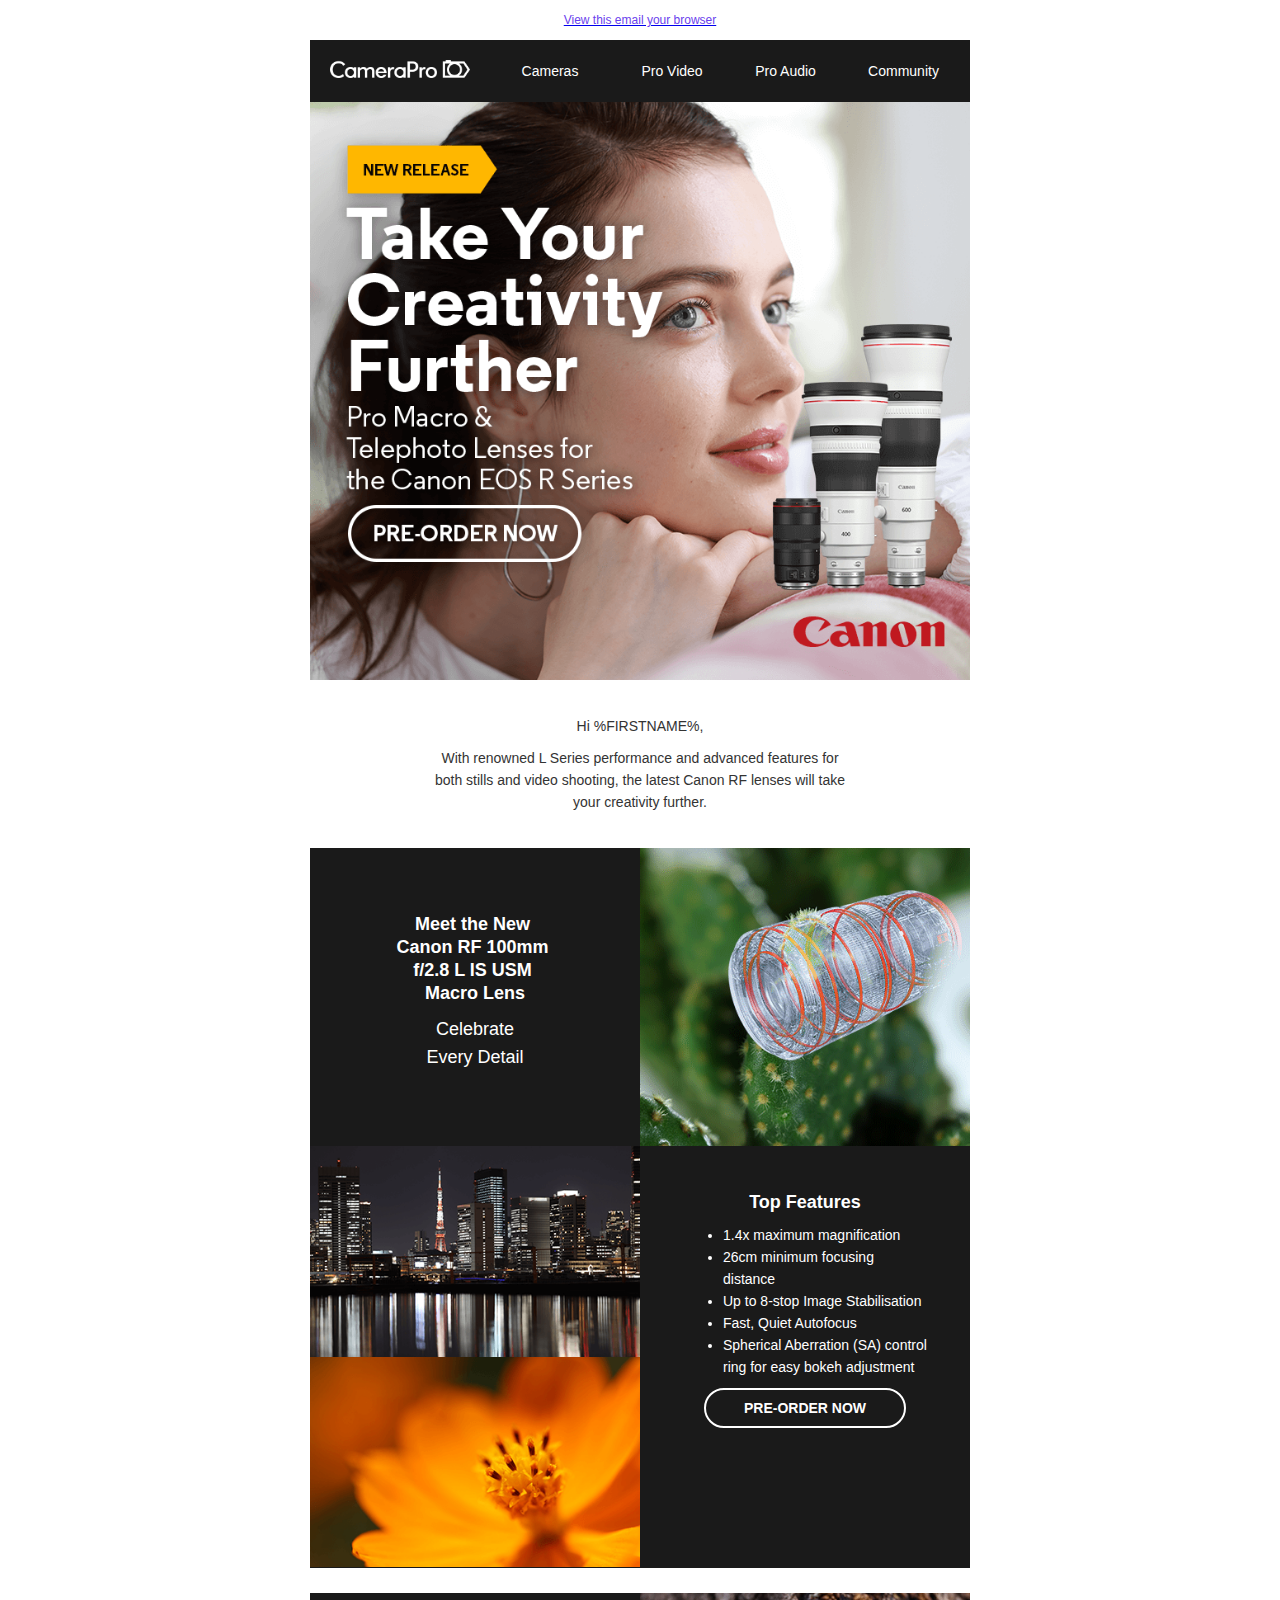
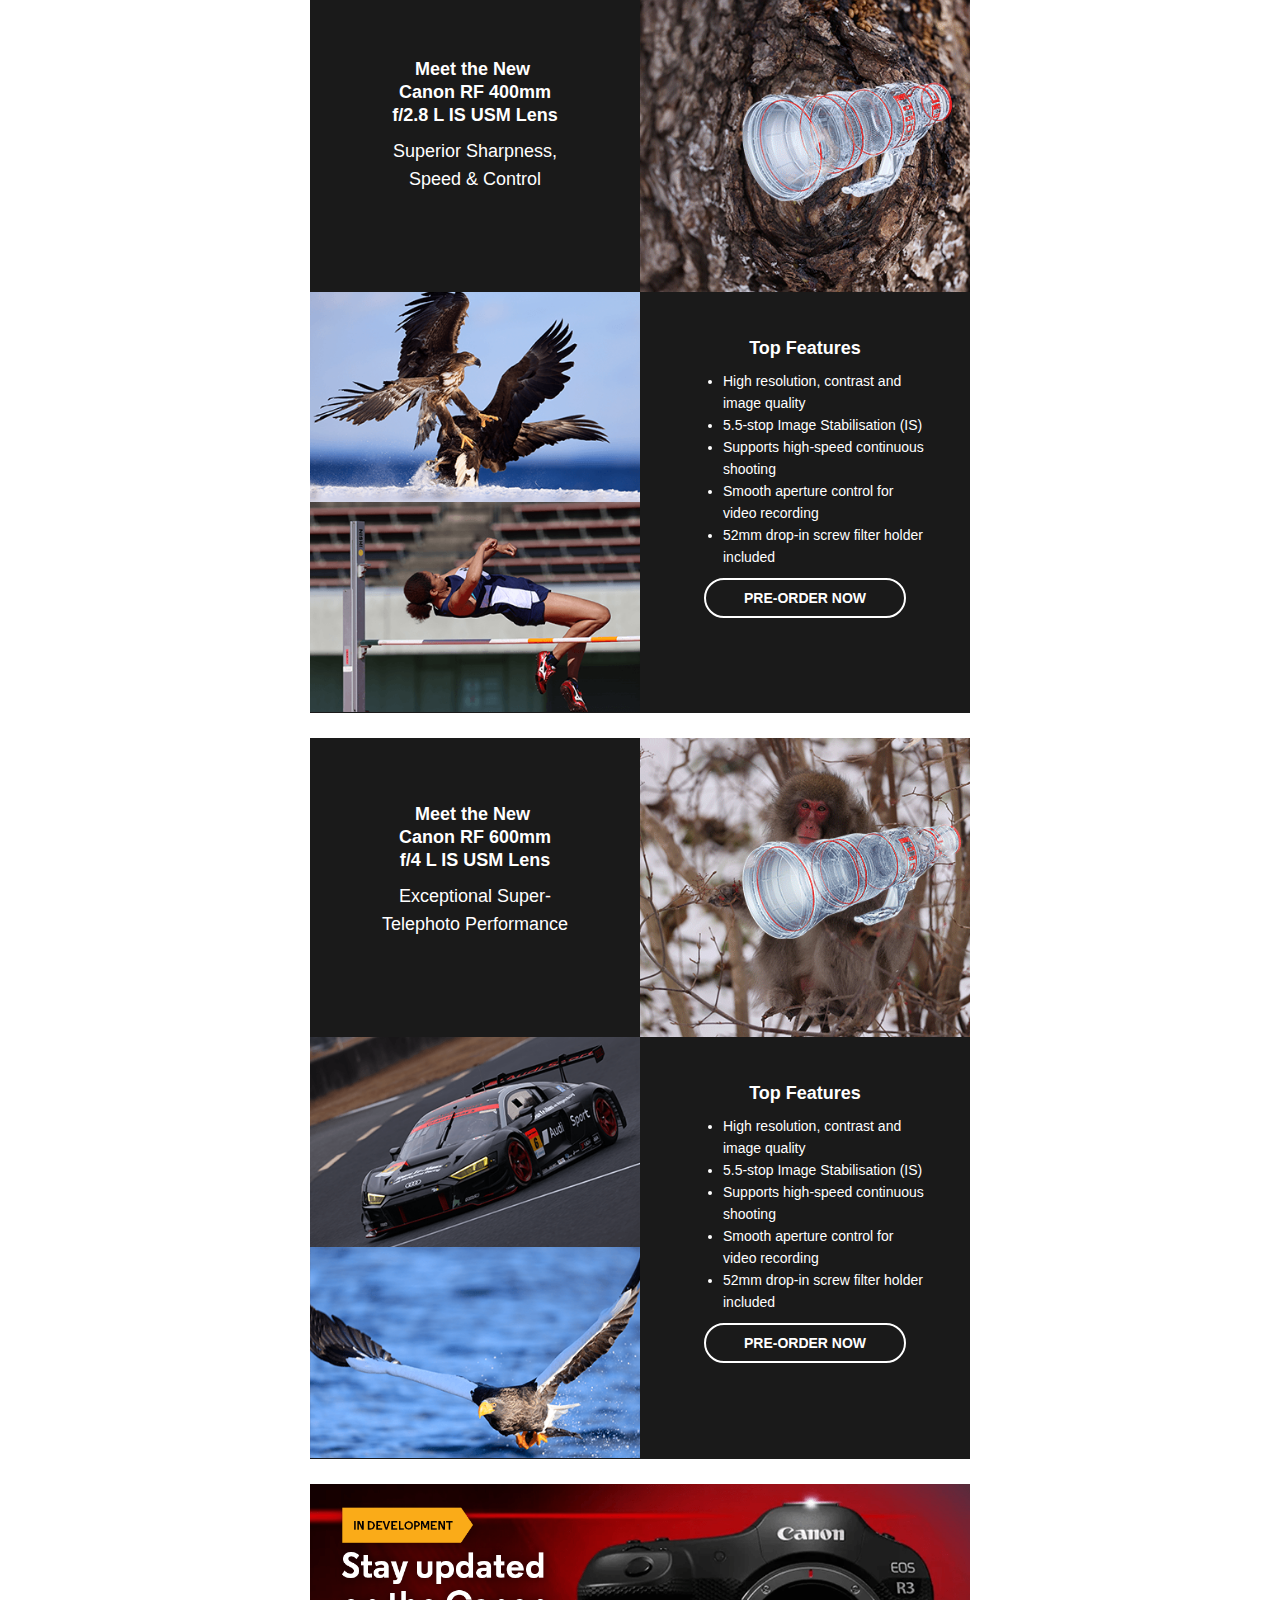
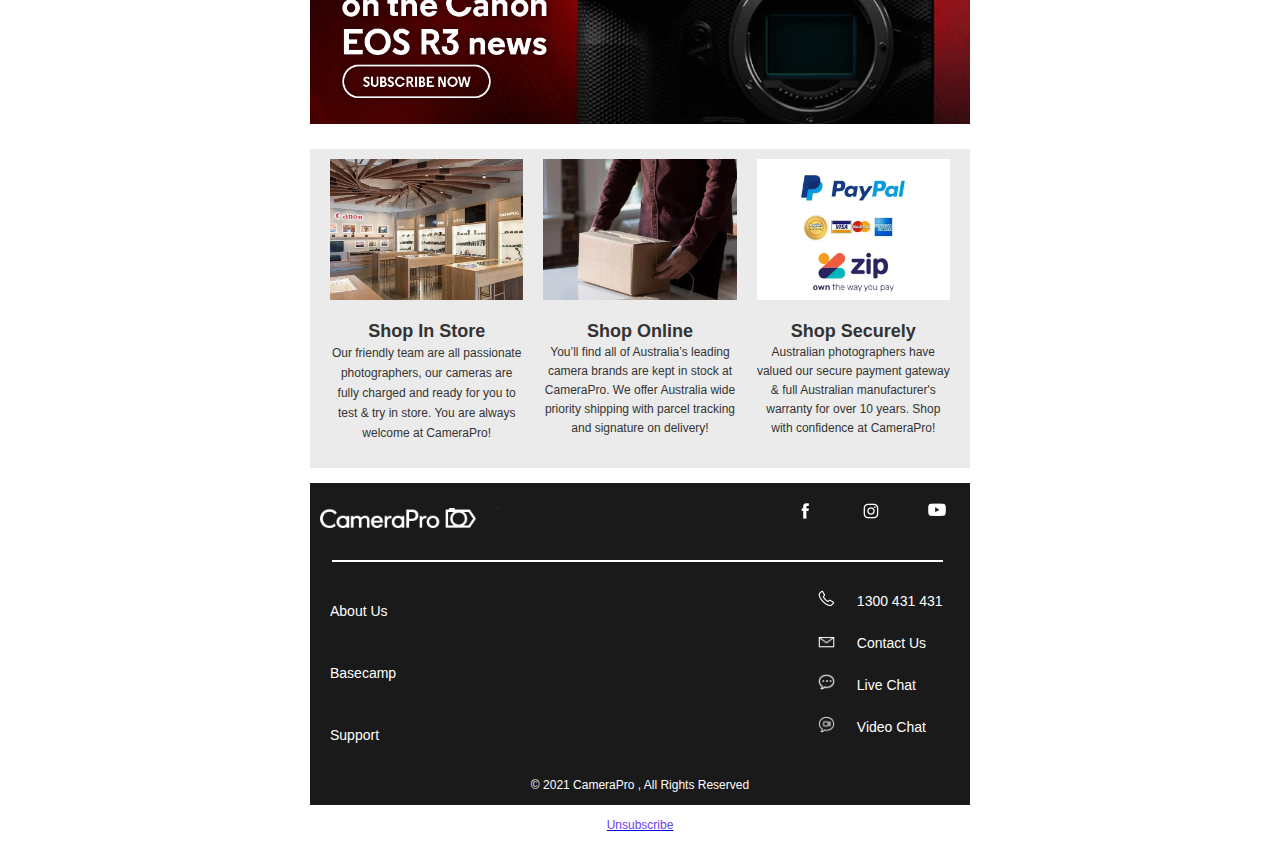
<file: preview/canon/index.html>
<!DOCTYPE html>
<html xmlns="http://www.w3.org/1999/xhtml" xmlns:v="urn:schemas-microsoft-com:vml" xmlns:o="urn:schemas-microsoft-com:office:office"><head>
<meta http-equiv="X-UA-Compatible" content="IE=edge">
<meta name="viewport" content="width=device-width">
<title>Introducing: New Macro &amp; Telephoto Lenses for Canon Mirrorless</title><!--[if gte mso 9]><xml><o:OfficeDocumentSettings><o:AllowPNG/><o:PixelsPerInch>96</o:PixelsPerInch></o:OfficeDocumentSettings></xml><![endif]--><style type="text/css" id="editor_required_block" ee-render="block">body,html{Margin:0!important;padding:0!important;width:100%!important}
h1,h2,h3,h4{Margin:0}
*{-ms-text-size-adjust:100%;-webkit-text-size-adjust:100%}
div[style*="margin: 16px 0"]{margin:0!important}
table,td{mso-table-lspace:0!important;mso-table-rspace:0!important}
table{border-spacing:0!important;border-collapse:collapse!important;table-layout:auto!important}
img{-ms-interpolation-mode:bicubic}
.yshortcuts a{border-bottom:none!important}
.mobile-link--footer a,a[x-apple-data-detectors]{color:inherit!important;text-decoration:underline!important}
.email-width,.row{Margin:0 auto!important}
@media screen and (max-width:504px){
.row .stack-column{display:block!important;width:100%!important;max-width:100%!important;direction:ltr!important;min-width:100%!important}
body .ee-show-on-desktop{display:none!important}
table .ee-hide-on-desktop{display:table;max-height:none;visibility:visible;width:100%!important}
.email-width{width:100%!important}
}
@media only screen and (min-width:505px){
.row .stack-column{min-width:0!important}
.ee-show-on-desktop{display:block!important}
table.ee-show-on-desktop{display:table!important}
.ee_columns.ee-hide-on-desktop,.ee_element.ee-hide-on-desktop,.ee_element.x_ee-hide-on-desktop{display:none!important}
}
[owa] .no-stack-column,[owa] .stack-column{Margin:0 -2px;float:none;display:inline-block!important}
.stack-column{min-width:0!important}
.no-stack-column{min-height:1px}
body .stack-column{min-width:100%!important}
[owa] .ee-show-on-desktop{display:block!important}
[owa] table.ee-show-on-desktop{display:table!important}
.ee-hide-on-desktop{visibility:hidden;width:0!important;max-height:0;display:block}
body .ee-hide-on-desktop{visibility:visible;width:100%!important;display:table;max-height:none}
#MessageViewBody .ee-show-on-desktop{display:none!important}
a[x-apple-data-detectors]{color:inherit!important;text-decoration:none!important;font-size:inherit!important;font-family:inherit!important;font-weight:inherit!important;line-height:inherit!important}
#MessageViewBody a{color:inherit;text-decoration:none;font-size:inherit;font-family:inherit;font-weight:inherit;line-height:inherit}
u+#body a{color:inherit;text-decoration:none;font-size:inherit;font-family:inherit;font-weight:inherit;line-height:inherit}
span.MsoHyperlink,span.MsoHyperlinkFollowed{mso-style-priority:99!important;color:inherit!important;text-decoration:none!important}
@media screen and (max-width:504px){
[owa] .ee-show-on-desktop,body .ee-show-on-desktop{display:none!important}
.two-cols-per-row>tbody>tr>td>.stack-column{max-width:100%!important;min-width:50%!important;width:50%!important;display:inline-block!important}
}</style><!--[if mso]><style>
           * {font-family: sans-serif !important;}
           .button-wrapper { padding: 12px 16px 12px 16px; }
       </style><![endif]--><!--[if gte mso 9]><style type="text/css">
       .stack-column{
           width:100%!important;
       }
       .no-stack-column{
           width:100%!important;
       }
   </style><![endif]--><!--[if mso]><style>
       .no-stack-column{
           width:100%!important;
       }
       .stack-column{
          width:100%!important;
       }
       </style><![endif]--><!--[if mso]><style>
       .banner{
           width:900 !important;
       }
       </style><![endif]--><style id="productBlockStyles" ee-render="block"><!--@media only screen and (max-device-width: 480px), only screen and (max-width: 640px) and (-webkit-min-device-pixel-ratio: 1.1), only screen and (-webkit-min-device-pixel-ratio: 2.1) and (max-device-width: 760px) {td[class~=ee_productcontent]>table,td[class~=ved_product_element] {display: block !important; clear: both !important; width: 100% !important;}td[class~=ee_productcontent]>table> tbody,td[class~=ee_productcontent]>table>tbody>tr {display: block !important; width: 100% !important;}td[class~=ved_product_element] img,table[class~=ved_product_element] img:not(.ee_smallimage) {display: block !important; clear: both !important; width: 100% !important;}td[class~=ee_productcontent][class~=ee_h-prod] table[class~=ved_product_element] {margin-bottom: 8px;}td[class~=ee_productcontent][class~=ee_h-prod] table[class~=ved_product_element] td {display: block !important; clear: both !important; width: 100% !important; padding-left: 0 !important; padding-right: 0 !important;}}--></style><meta http-equiv="content-type" content="text/html; charset=UTF-8"><meta http-equiv="X-UA-Compatible" content="IE=edge"></head> <body style="font-family: Tahoma, Geneva, sans-serif">  <!-- Easy Editor -->
<table class="border-collapse ee_responsive_campaign" style="border-collapse: collapse;table-layout: auto" ee-show-font-styles="" ee-template-version="8.4" ee-mobile-first="true" role="presentation" width="100%" height="100%" cellspacing="0" cellpadding="0" border="0">
<tbody>
<tr>
<td style="font-family: Tahoma, Geneva, sans-serif" valign="top">
<center class="width-100" style="width: 100%">
<table class="email-body" style="min-width: 100%;background-color: #ffffff;table-layout: auto" role="presentation" width="100%" cellspacing="0" cellpadding="0" border="0" bgcolor="#ffffff" align="center">
<tbody>
<tr>
<td class="email-full-width margin-0-auto" style="font-family: Tahoma, Geneva, sans-serif;margin: 0 auto;width: 100%">
<!--[if (gte mso 9)|(IE)]><table cellspacing="0" cellpadding="0" border="0" style="width:660px;" width="660" align="center"><tr><td><![endif]-->
<table class="email-width" style="max-width: 660px;table-layout: auto" role="presentation" width="100%" cellspacing="0" cellpadding="0" border="0" align="center">
<tbody>
<tr>
<td style="font-family: Tahoma, Geneva, sans-serif">
<table valign="top" style="table-layout: auto;" role="presentation" width="100%" cellspacing="0" cellpadding="0" border="0">
<tbody>
<tr>
<td class="row-container" style="font-family: Tahoma, Geneva, sans-serif;padding: 0;text-align: center;height: 100%;vertical-align: top;width: 100%">
<!--[if mso]><table border="0" cellspacing="0" cellpadding="0" align="center" style="width:660px;" width="660"><tr><td align="center" valign="top" style="width:660px;" width="660"><![endif]-->
<div class="ee_dropzone"><table class="row ee_columns one-cols ee_element" ee-type="container" style="max-width: auto;min-width: 100%;background-color: rgb(255, 255, 255);table-layout: auto" role="presentation" width="100%" cellspacing="0" cellpadding="0" border="0" bgcolor="#ffffff" align="center"><tbody><tr><td class="row-inner f-size-0 element-pad" dir="ltr" style="font-family: Tahoma, Geneva, sans-serif;font-size: 0;padding: 0 10px;border-width: 0" valign="top" align="center"><!--[if mso]><table border="0" cellspacing="0" cellpadding="0" align="center" style="width:640px;" width="640"><tr><td align="left" valign="top" style="width:640px;" width="640"><![endif]--><div class="stack-column stack-column-width" style="width: 100%;display: inline-block;vertical-align: top;min-width: 100%;max-width: 100%"><table role="presentation" style="table-layout: auto;" width="100%" cellspacing="0" cellpadding="0" border="0"><tbody><tr><td dir="ltr" class="col-inner ee_dropzone" style="font-family: Tahoma, Geneva, sans-serif;border-width: 0;padding: 0" align="left"><table class="col-font-reset ee_element ee_textelement" ee-type="element" role="presentation" style="font-size: 14px;text-align: left;min-width: 100%;table-layout: auto" width="100%" cellspacing="0" cellpadding="0"><tbody><tr><td class="element-pad element-bord" style="font-family: Tahoma, Geneva, sans-serif;padding: 10px;border-width: 0" valign="top" align="left"><div class="ee_editable" style="color: #333333;font-size: 14px;line-height: 22px"><p style="word-wrap: break-word;word-break: break-word;Margin: 0px;text-align: center;line-height: 20px;font-size: 12px"><a target="_blank" href="https://email.camerapro.com.au/t/5JU3-3W8V-097326E47B07E5F11RZ858701DC52067E7681B/cr.aspx" style="word-wrap: break-word;word-break: break-word;text-decoration: underline"><font style="word-wrap: break-word;word-break: break-word;color: rgb(106, 66, 237)">View this email your browser</font></a></p></div></td></tr></tbody></table></td></tr></tbody></table></div><!--[if mso]></td></tr></table><![endif]--></td></tr></tbody></table><table class="row ee_columns five-cols ee-show-on-desktop ee_element" ee-type="container" style="display: none;max-width: 660px;min-width: 100%;background-color: rgb(26, 26, 26);table-layout: auto" role="presentation" width="100%" cellspacing="0" cellpadding="0" border="0" bgcolor="#1a1a1a" align="center"><tbody><tr><td class="row-inner f-size-0 element-pad" dir="ltr" style="font-family: Tahoma, Geneva, sans-serif;font-size: 0;padding: 0 10px;border-width: 0" valign="top" align="center"><!--[if mso]><table border="0" cellspacing="0" cellpadding="0" align="center" style="width:640px;" width="640"><tr><td align="left" valign="top" style="width:160px;" width="160"><![endif]--><div class="stack-column stack-column-width" style="width: 25%;display: inline-block;vertical-align: top;max-width: 25%;min-width: 100%"><table role="presentation" style="table-layout: auto;" width="100%" cellspacing="0" cellpadding="0" border="0"><tbody><tr><td dir="ltr" class="col-inner ee_dropzone" style="font-family: Tahoma, Geneva, sans-serif;border-width: 0;padding: 0" align="left"><table class="ee_element ee_spacer col-font-reset" ee-type="element" style="font-size: 14px;text-align: left;min-width: 100%;table-layout: auto" role="presentation" width="100%" cellspacing="0" cellpadding="0" border="0"><tbody><tr><td style="font-family: Tahoma, Geneva, sans-serif;font-size: 1px;line-height: 1px"><img src="canonnewlenses_files/s.webp" style="max-width: 100%;display: block;width: 1px;height: 10px" alt="" class="" width="1" height="10" border="0"></td></tr></tbody></table><table class="col-font-reset ee_element ee_imageelement" ee-type="element" role="presentation" style="font-size: 14px;text-align: left;min-width: 100%;table-layout: auto" width="100%" cellspacing="0" cellpadding="0" border="0">
<tbody>
<tr>
<td class="element-pad element-bord" style="font-family: Tahoma, Geneva, sans-serif;padding: 10px;border-width: 0">
<center class="ved_ctr"><a target="_blank" href="https://email.camerapro.com.au/t/5JU3-3W8V-1RZ858-3SUBF-1/c.aspx" style="margin: 0px; vertical-align: bottom; display: block;"><img src="canonnewlenses_files/367927_logohoriwhite.png" style="max-width: 100%;width: 100%;min-height: auto;display: block" class="ee_editable" alt="CameraPro" title="CameraPro" width="140" border="0"></a></center>
</td>
</tr>
</tbody>
</table><table class="ee_element ee_spacer col-font-reset" ee-type="element" style="font-size: 14px;text-align: left;min-width: 100%;table-layout: auto" role="presentation" width="100%" cellspacing="0" cellpadding="0" border="0"><tbody><tr><td style="font-family: Tahoma, Geneva, sans-serif;font-size: 1px;line-height: 1px"><img src="canonnewlenses_files/s.webp" style="max-width: 100%;display: block;width: 1px;height: 10px" alt="" class="" width="1" height="10" border="0"></td></tr></tbody></table></td></tr></tbody></table></div><!--[if mso]></td><td align="left" valign="top" style="width:140px;" width="140"><![endif]--><div class="stack-column stack-column-width" style="width: 21.875%;display: inline-block;vertical-align: top;max-width: 21.875%;min-width: 100%"><table role="presentation" style="table-layout: auto;" width="100%" cellspacing="0" cellpadding="0" border="0"><tbody><tr><td dir="ltr" class="col-inner ee_dropzone" style="font-family: Tahoma, Geneva, sans-serif;border-width: 0;padding: 0" align="left"><table class="col-font-reset ee_element ee_textelement" ee-type="element" role="presentation" style="font-size: 14px;text-align: left;min-width: 100%;background-color: rgb(26, 26, 26);table-layout: auto" width="100%" cellspacing="0" cellpadding="0" bgcolor="#1a1a1a"><tbody><tr><td class="element-pad element-bord" style="font-family: Tahoma, Geneva, sans-serif;padding: 10px;border-width: 0;padding-top: 20px;padding-right: 20px;padding-bottom: 20px;padding-left: 20px" valign="top" align="left"><div class="ee_editable" style="color: #333333;font-size: 14px;line-height: 22px"><p style="word-wrap: break-word;word-break: break-word;Margin: 0px;color: rgb(255, 255, 255);text-align: center"><a target="_blank" href="https://email.camerapro.com.au/t/5JU3-3W8V-1RZ858-3SUBG-1/c.aspx" style="word-wrap: break-word;word-break: break-word;color: rgb(255, 255, 255);text-decoration: none">Cameras</a></p></div></td></tr></tbody></table></td></tr></tbody></table></div><!--[if mso]></td><td align="left" valign="top" style="width:104px;" width="104"><![endif]--><div class="stack-column stack-column-width" style="width: 16.25%;display: inline-block;vertical-align: top;max-width: 16.25%;min-width: 100%">
<table style="table-layout: auto;" role="presentation" width="100%" cellspacing="0" cellpadding="0" border="0"><tbody><tr>
<td dir="ltr" class="col-inner ee_dropzone" style="font-family: Tahoma, Geneva, sans-serif;border-width: 0;padding: 0" align="left"><table class="col-font-reset ee_element ee_textelement" ee-type="element" role="presentation" style="font-size: 14px;text-align: left;min-width: 100%;table-layout: auto" width="100%" cellspacing="0" cellpadding="0"><tbody><tr><td class="element-pad element-bord" style="font-family: Tahoma, Geneva, sans-serif;padding: 10px;border-width: 0;padding-top: 20px;padding-right: 20px;padding-bottom: 20px;padding-left: 20px" valign="top" align="left"><div class="ee_editable" style="color: #333333;font-size: 14px;line-height: 22px"><p style="word-wrap: break-word;word-break: break-word;Margin: 0px;color: rgb(255, 255, 255);text-align: center"><a target="_blank" href="https://email.camerapro.com.au/t/5JU3-3W8V-1RZ858-3SUBH-1/c.aspx" style="word-wrap: break-word;word-break: break-word;color: rgb(255, 255, 255);text-decoration: none">Pro Video</a></p></div></td></tr></tbody></table>
</td>
</tr></tbody></table>
</div><!--[if mso]></td><td align="left" valign="top" style="width:123px;" width="123"><![endif]--><div class="stack-column stack-column-width" style="width: 19.21875%;display: inline-block;vertical-align: top;max-width: 19.21875%;min-width: 100%">
<table style="table-layout: auto;" role="presentation" width="100%" cellspacing="0" cellpadding="0" border="0"><tbody><tr>
<td dir="ltr" class="col-inner ee_dropzone" style="font-family: Tahoma, Geneva, sans-serif;border-width: 0;padding: 0" align="left"><table class="col-font-reset ee_element ee_textelement" ee-type="element" role="presentation" style="font-size: 14px;text-align: left;min-width: 100%;table-layout: auto" width="100%" cellspacing="0" cellpadding="0"><tbody><tr><td class="element-pad element-bord" style="font-family: Tahoma, Geneva, sans-serif;padding: 10px;border-width: 0;padding-top: 20px;padding-right: 20px;padding-bottom: 20px;padding-left: 20px" valign="top" align="left"><div class="ee_editable" style="color: #333333;font-size: 14px;line-height: 22px"><p style="word-wrap: break-word;word-break: break-word;Margin: 0px;color: rgb(255, 255, 255);text-align: center"><a target="_blank" href="https://email.camerapro.com.au/t/5JU3-3W8V-1RZ858-3SUBI-1/c.aspx" style="word-wrap: break-word;word-break: break-word;color: rgb(255, 255, 255);text-decoration: none">Pro Audio</a></p></div></td></tr></tbody></table>
</td>
</tr></tbody></table>
</div><!--[if mso]></td><td align="left" valign="top" style="width:113px;" width="113"><![endif]--><div class="stack-column stack-column-width" style="width: 17.65625%;display: inline-block;vertical-align: top;max-width: 17.65625%;min-width: 100%">
<table style="table-layout: auto;" role="presentation" width="100%" cellspacing="0" cellpadding="0" border="0"><tbody><tr>
<td dir="ltr" class="col-inner ee_dropzone" style="font-family: Tahoma, Geneva, sans-serif;border-width: 0;padding: 0" align="left"><table class="col-font-reset ee_element ee_textelement" ee-type="element" role="presentation" style="font-size: 14px;text-align: left;min-width: 100%;table-layout: auto" width="100%" cellspacing="0" cellpadding="0"><tbody><tr><td class="element-pad element-bord" style="font-family: Tahoma, Geneva, sans-serif;padding: 10px;border-width: 0;padding-top: 20px;padding-right: 20px;padding-bottom: 20px;padding-left: 20px" valign="top" align="left"><div class="ee_editable" style="color: #333333;font-size: 14px;line-height: 22px"><p style="word-wrap: break-word;word-break: break-word;Margin: 0px;color: rgb(255, 255, 255);text-align: center"><a target="_blank" href="https://email.camerapro.com.au/t/5JU3-3W8V-1RZ858-3SUBJ-1/c.aspx" style="word-wrap: break-word;word-break: break-word;color: rgb(255, 255, 255);text-decoration: none">Community</a></p></div></td></tr></tbody></table>
</td>
</tr></tbody></table>
</div><!--[if mso]></td></tr></table><![endif]--></td></tr></tbody></table><table class="row ee_columns three-cols ee-hide-on-desktop ee_element" ee-type="container" style="max-width: 660px;min-width: 100%;mso-hide: all;background-color: rgb(26, 26, 26);table-layout: auto" role="presentation" width="100%" cellspacing="0" cellpadding="0" border="0" bgcolor="#1a1a1a" align="center"><tbody style="mso-hide: all"><tr style="mso-hide: all"><td class="row-inner f-size-0 element-pad" dir="ltr" style="font-family: Tahoma, Geneva, sans-serif;font-size: 0;padding: 0 10px;border-width: 0;mso-hide: all" valign="top" align="center"><div class="stack-column stack-column-width" style="width: 20%;display: inline-block;vertical-align: top;mso-hide: all;max-width: 20%;min-width: 100%"><table role="presentation" style="mso-hide: all;table-layout: auto" width="100%" cellspacing="0" cellpadding="0" border="0"><tbody style="mso-hide: all"><tr style="mso-hide: all"><td dir="ltr" class="col-inner ee_dropzone" style="font-family: Tahoma, Geneva, sans-serif;border-width: 0;padding: 0;mso-hide: all" align="left"></td></tr></tbody></table></div><div class="stack-column stack-column-width" style="width: 60%;display: inline-block;vertical-align: top;mso-hide: all;max-width: 60%;min-width: 100%"><table role="presentation" style="mso-hide: all;table-layout: auto" width="100%" cellspacing="0" cellpadding="0" border="0"><tbody style="mso-hide: all"><tr style="mso-hide: all"><td dir="ltr" class="col-inner ee_dropzone" style="font-family: Tahoma, Geneva, sans-serif;border-width: 0;padding: 0;mso-hide: all" align="left"><table class="ee_element ee_spacer col-font-reset" ee-type="element" style="font-size: 14px;text-align: left;min-width: 100%;mso-hide: all;table-layout: auto" role="presentation" width="100%" cellspacing="0" cellpadding="0" border="0"><tbody style="mso-hide: all"><tr style="mso-hide: all"><td style="font-family: Tahoma, Geneva, sans-serif;mso-hide: all;font-size: 1px;line-height: 1px"><img src="canonnewlenses_files/s.webp" style="max-width: 100%;mso-hide: all;display: block;width: 1px;height: 10px" alt="" class="" width="1" height="10" border="0"></td></tr></tbody></table><table class="col-font-reset ee_element ee_imageelement" ee-type="element" role="presentation" style="font-size: 14px;text-align: left;min-width: 100%;mso-hide: all;table-layout: auto" width="100%" cellspacing="0" cellpadding="0" border="0">
<tbody style="mso-hide: all">
<tr style="mso-hide: all">
<td class="element-pad element-bord" style="font-family: Tahoma, Geneva, sans-serif;padding: 10px;border-width: 0;mso-hide: all">
<center class="ved_ctr" style="mso-hide: all"><a target="_blank" href="https://email.camerapro.com.au/t/5JU3-3W8V-1RZ858-3SUBF-1/c.aspx" style="mso-hide: all;margin: 0px;vertical-align: bottom;display: block"><img src="canonnewlenses_files/367927_logohoriwhite.png" style="max-width: 100%;mso-hide: all;width: 100%;min-height: auto;display: block" class="ee_editable" alt="CameraPro" title="CameraPro" width="364" border="0"></a></center>
</td>
</tr>
</tbody>
</table><table class="ee_element ee_spacer col-font-reset" ee-type="element" style="font-size: 14px;text-align: left;min-width: 100%;mso-hide: all;table-layout: auto" role="presentation" width="100%" cellspacing="0" cellpadding="0" border="0"><tbody style="mso-hide: all"><tr style="mso-hide: all"><td style="font-family: Tahoma, Geneva, sans-serif;mso-hide: all;font-size: 1px;line-height: 1px"><img src="canonnewlenses_files/s.webp" style="max-width: 100%;mso-hide: all;display: block;width: 1px;height: 10px" alt="" class="" width="1" height="10" border="0"></td></tr></tbody></table></td></tr></tbody></table></div><div class="stack-column stack-column-width" style="width: 20%;display: inline-block;vertical-align: top;mso-hide: all;max-width: 20%;min-width: 100%">
<table style="mso-hide: all;table-layout: auto" role="presentation" width="100%" cellspacing="0" cellpadding="0" border="0"><tbody style="mso-hide: all"><tr style="mso-hide: all">
<td dir="ltr" class="col-inner ee_dropzone" style="font-family: Tahoma, Geneva, sans-serif;border-width: 0;padding: 0;mso-hide: all" align="left">
</td>
</tr></tbody></table>
</div></td></tr></tbody></table><table class="row ee_columns ee_nostack ee-hide-on-desktop four-cols ee_element" ee-type="container" role="presentation" style="max-width: 660px;min-width: 100%;mso-hide: all;background-color: rgb(26, 26, 26);table-layout: auto" width="100%" cellspacing="0" cellpadding="0" border="0" bgcolor="#1a1a1a" align="center"><tbody style="mso-hide: all"><tr style="mso-hide: all"><td class="row-inner f-size-0 element-pad" dir="ltr" style="font-family: Tahoma, Geneva, sans-serif;font-size: 0;padding: 0 10px;border-width: 0;mso-hide: all" valign="top" align="center"><div class="no-stack-column no-stack-column-width" style="display: inline-block;vertical-align: top;float: left;mso-hide: all;min-width: 22.34375%;max-width: 22.34375%;width: 22.34375%"><table role="presentation" style="mso-hide: all;table-layout: auto" width="100%" cellspacing="0" cellpadding="0" border="0"><tbody style="mso-hide: all"><tr style="mso-hide: all"><td dir="ltr" class="col-inner ee_dropzone" style="font-family: Tahoma, Geneva, sans-serif;border-width: 0;padding: 0;mso-hide: all" align="left"><table class="col-font-reset ee_element ee_textelement" ee-type="element" role="presentation" style="font-size: 14px;text-align: left;min-width: 100%;mso-hide: all;table-layout: auto" width="100%" cellspacing="0" cellpadding="0"><tbody style="mso-hide: all"><tr style="mso-hide: all"><td class="element-pad element-bord" style="font-family: Tahoma, Geneva, sans-serif;padding: 10px;border-width: 0;mso-hide: all" valign="top" align="left"><div class="ee_editable" style="color: #333333;font-size: 14px;line-height: 22px;mso-hide: all;position: static"><p style="word-wrap: break-word;word-break: break-word;Margin: 0px;mso-hide: all;text-align: center;color: rgb(250, 250, 250);line-height: 22px"><a target="_blank" href="https://email.camerapro.com.au/t/5JU3-3W8V-1RZ858-3SUBG-1/c.aspx" style="word-wrap: break-word;word-break: break-word;mso-hide: all;color: rgb(250, 250, 250);text-decoration: none"><font style="word-wrap: break-word;word-break: break-word;mso-hide: all;font-size: 11px">Cameras</font></a></p></div></td></tr></tbody></table><table class="ee_element ee_spacer col-font-reset" ee-type="element" style="font-size: 14px;text-align: left;min-width: 100%;mso-hide: all;table-layout: auto" role="presentation" width="100%" cellspacing="0" cellpadding="0" border="0"><tbody style="mso-hide: all"><tr style="mso-hide: all"><td style="font-family: Tahoma, Geneva, sans-serif;mso-hide: all;font-size: 1px;line-height: 1px"><img src="canonnewlenses_files/s.webp" style="max-width: 100%;mso-hide: all;display: block;width: 1px;height: 10px" alt="" class="" width="1" height="10" border="0"></td></tr></tbody></table></td></tr></tbody></table></div><div class="no-stack-column no-stack-column-width" style="display: inline-block;vertical-align: top;float: left;mso-hide: all;min-width: 25.78125%;max-width: 25.78125%;width: 25.78125%"><table role="presentation" style="mso-hide: all;table-layout: auto" width="100%" cellspacing="0" cellpadding="0" border="0"><tbody style="mso-hide: all"><tr style="mso-hide: all"><td dir="ltr" class="col-inner ee_dropzone" style="font-family: Tahoma, Geneva, sans-serif;border-width: 0;padding: 0;mso-hide: all" align="left"><table class="col-font-reset ee_element ee_textelement" ee-type="element" role="presentation" style="font-size: 14px;text-align: left;min-width: 100%;mso-hide: all;table-layout: auto" width="100%" cellspacing="0" cellpadding="0"><tbody style="mso-hide: all"><tr style="mso-hide: all"><td class="element-pad element-bord" style="font-family: Tahoma, Geneva, sans-serif;padding: 10px;border-width: 0;mso-hide: all" valign="top" align="left"><div class="ee_editable" style="color: #333333;font-size: 14px;line-height: 22px;mso-hide: all"><p style="word-wrap: break-word;word-break: break-word;Margin: 0px;mso-hide: all;text-align: center;color: rgb(250, 250, 250);line-height: 22px"><a target="_blank" href="https://email.camerapro.com.au/t/5JU3-3W8V-1RZ858-3SUBK-1/c.aspx" style="word-wrap: break-word;word-break: break-word;mso-hide: all;color: rgb(250, 250, 250);text-decoration: none"><font style="word-wrap: break-word;word-break: break-word;mso-hide: all;font-size: 11px">Pro Video</font></a></p></div></td></tr></tbody></table><table class="ee_element ee_spacer col-font-reset" ee-type="element" style="font-size: 14px;text-align: left;min-width: 100%;mso-hide: all;table-layout: auto" role="presentation" width="100%" cellspacing="0" cellpadding="0" border="0"><tbody style="mso-hide: all"><tr style="mso-hide: all"><td style="font-family: Tahoma, Geneva, sans-serif;mso-hide: all;font-size: 1px;line-height: 1px"><img src="canonnewlenses_files/s.webp" style="max-width: 100%;mso-hide: all;display: block;width: 1px;height: 10px" alt="" class="" width="1" height="10" border="0"></td></tr></tbody></table></td></tr></tbody></table></div><div class="no-stack-column no-stack-column-width" style="display: inline-block;vertical-align: top;float: left;mso-hide: all;min-width: 24.21875%;max-width: 24.21875%;width: 24.21875%">
<table style="mso-hide: all;table-layout: auto" role="presentation" width="100%" cellspacing="0" cellpadding="0" border="0"><tbody style="mso-hide: all"><tr style="mso-hide: all">
<td dir="ltr" class="col-inner ee_dropzone" style="font-family: Tahoma, Geneva, sans-serif;border-width: 0;padding: 0;mso-hide: all" align="left"><table class="col-font-reset ee_element ee_textelement" ee-type="element" role="presentation" style="font-size: 14px;text-align: left;min-width: 100%;mso-hide: all;table-layout: auto" width="100%" cellspacing="0" cellpadding="0"><tbody style="mso-hide: all"><tr style="mso-hide: all"><td class="element-pad element-bord" style="font-family: Tahoma, Geneva, sans-serif;padding: 10px;border-width: 0;mso-hide: all" valign="top" align="left"><div class="ee_editable" style="color: #333333;font-size: 14px;line-height: 22px;mso-hide: all"><p style="word-wrap: break-word;word-break: break-word;Margin: 0px;mso-hide: all;text-align: center;color: rgb(250, 250, 250);line-height: 22px"><a target="_blank" href="https://email.camerapro.com.au/t/5JU3-3W8V-1RZ858-3SUBI-1/c.aspx" style="word-wrap: break-word;word-break: break-word;mso-hide: all;color: rgb(250, 250, 250);text-decoration: none"><font style="word-wrap: break-word;word-break: break-word;mso-hide: all;font-size: 11px">Pro Audio</font></a></p></div></td></tr></tbody></table><table class="ee_element ee_spacer col-font-reset" ee-type="element" style="font-size: 14px;text-align: left;min-width: 100%;mso-hide: all;table-layout: auto" role="presentation" width="100%" cellspacing="0" cellpadding="0" border="0"><tbody style="mso-hide: all"><tr style="mso-hide: all"><td style="font-family: Tahoma, Geneva, sans-serif;mso-hide: all;font-size: 1px;line-height: 1px"><img src="canonnewlenses_files/s.webp" style="max-width: 100%;mso-hide: all;display: block;width: 1px;height: 10px" alt="" class="" width="1" height="10" border="0"></td></tr></tbody></table>
</td>
</tr></tbody></table>
</div><div class="no-stack-column no-stack-column-width" style="display: inline-block;vertical-align: top;float: left;mso-hide: all;min-width: 27.65625%;max-width: 27.65625%;width: 27.65625%">
<table style="mso-hide: all;table-layout: auto" role="presentation" width="100%" cellspacing="0" cellpadding="0" border="0"><tbody style="mso-hide: all"><tr style="mso-hide: all">
<td dir="ltr" class="col-inner ee_dropzone" style="font-family: Tahoma, Geneva, sans-serif;border-width: 0;padding: 0;mso-hide: all" align="left"><table class="col-font-reset ee_element ee_textelement" ee-type="element" role="presentation" style="font-size: 14px;text-align: left;min-width: 100%;mso-hide: all;table-layout: auto" width="100%" cellspacing="0" cellpadding="0"><tbody style="mso-hide: all"><tr style="mso-hide: all"><td class="element-pad element-bord" style="font-family: Tahoma, Geneva, sans-serif;padding: 10px;border-width: 0;mso-hide: all" valign="top" align="left"><div class="ee_editable" style="color: #333333;font-size: 14px;line-height: 22px;mso-hide: all"><p style="word-wrap: break-word;word-break: break-word;Margin: 0px;mso-hide: all;text-align: center;color: rgb(250, 250, 250);line-height: 22px"><a target="_blank" href="https://email.camerapro.com.au/t/5JU3-3W8V-1RZ858-3SUBJ-1/c.aspx" style="word-wrap: break-word;word-break: break-word;mso-hide: all;color: rgb(255, 255, 255);text-decoration: none"><font style="word-wrap: break-word;word-break: break-word;mso-hide: all;font-size: 11px">Community</font></a></p></div></td></tr></tbody></table><table class="ee_element ee_spacer col-font-reset" ee-type="element" style="font-size: 14px;text-align: left;min-width: 100%;mso-hide: all;table-layout: auto" role="presentation" width="100%" cellspacing="0" cellpadding="0" border="0"><tbody style="mso-hide: all"><tr style="mso-hide: all"><td style="font-family: Tahoma, Geneva, sans-serif;mso-hide: all;font-size: 1px;line-height: 1px"><img src="canonnewlenses_files/s.webp" style="max-width: 100%;mso-hide: all;display: block;width: 1px;height: 10px" alt="" class="" width="1" height="10" border="0"></td></tr></tbody></table>
</td>
</tr></tbody></table>
</div></td></tr></tbody></table></div>
<div class="ee_dropzone"><table class="col-font-reset ee_element ee_imageelement" ee-type="element" role="presentation" style="font-size: 14px;text-align: left;min-width: 100%;table-layout: auto" width="100%" cellspacing="0" cellpadding="0" border="0"> <tbody> <tr> <td class="element-pad element-bord root-element-pad" style="font-family: Tahoma, Geneva, sans-serif;padding: 10px 20px;border-width: 0;padding-top: 0px;padding-right: 0px;padding-bottom: 0px;padding-left: 0px;font-size: 1px;line-height: 1px" align="left"> <a target="_blank" href="https://email.camerapro.com.au/t/5JU3-3W8V-1RZ858-3SU9F-1/c.aspx"><img src="canonnewlenses_files/497959_herobanner.webp" style="max-width: 100%;width: 100%;min-height: auto;display: block" class="ee_editable" alt="Take Your Creativity Further" title="Take Your Creativity Further" width="660" border="0"></a> </td> </tr> </tbody> </table><table class="ee_element ee_spacer col-font-reset" ee-type="element" role="presentation" style="font-size: 14px;text-align: left;min-width: 100%;table-layout: auto" width="100%" cellspacing="0" cellpadding="0" border="0"><tbody><tr><td style="font-family: Tahoma, Geneva, sans-serif;font-size: 1px;line-height: 1px"><img src="canonnewlenses_files/s.webp" style="max-width: 100%;display: block;width: 1px;height: 25px" alt="" class="" width="1" height="25" border="0"></td></tr></tbody></table><table class="row ee_columns three-cols ee_element" ee-type="container" role="presentation" style="max-width: 660px;min-width: 100%;table-layout: auto" width="100%" cellspacing="0" cellpadding="0" border="0" align="center"><tbody><tr><td class="row-inner f-size-0 element-pad" dir="ltr" style="font-family: Tahoma, Geneva, sans-serif;font-size: 0;padding: 0 10px;border-width: 0" valign="top" align="center"><!--[if mso]><table border="0" cellspacing="0" cellpadding="0" align="center" style="width:640px;" width="640"><tr><td align="left" valign="top" style="width:99px;" width="99"><![endif]--><div class="stack-column stack-column-width" style="width: 15.46875%;display: inline-block;vertical-align: top;max-width: 15.46875%;min-width: 100%"><table role="presentation" style="table-layout: auto;" width="100%" cellspacing="0" cellpadding="0" border="0"><tbody><tr><td dir="ltr" class="col-inner ee_dropzone" style="font-family: Tahoma, Geneva, sans-serif;border-width: 0;padding: 0" align="left"></td></tr></tbody></table></div><!--[if mso]></td><td align="left" valign="top" style="width:442px;" width="442"><![endif]--><div class="stack-column stack-column-width" style="width: 69.0625%;display: inline-block;vertical-align: top;max-width: 69.0625%;min-width: 100%"><table role="presentation" style="table-layout: auto;" width="100%" cellspacing="0" cellpadding="0" border="0"><tbody><tr><td dir="ltr" class="col-inner ee_dropzone" style="font-family: Tahoma, Geneva, sans-serif;border-width: 0;padding: 0" align="left"><table class="col-font-reset ee_element ee_textelement" ee-type="element" role="presentation" style="font-size: 14px;text-align: left;min-width: 100%;table-layout: auto" width="100%" cellspacing="0" cellpadding="0"><tbody><tr><td class="element-pad element-bord" style="font-family: Tahoma, Geneva, sans-serif;padding: 10px;border-width: 0" valign="top" align="left"><div class="ee_editable" style="color: #333333;font-size: 14px;line-height: 22px"><p style="word-wrap: break-word;word-break: break-word;Margin: 0px;text-align: center">Hi %FIRSTNAME%,</p></div></td></tr></tbody></table><table class="col-font-reset ee_element ee_textelement" ee-type="element" role="presentation" style="font-size: 14px;text-align: left;min-width: 100%;table-layout: auto" width="100%" cellspacing="0" cellpadding="0"><tbody><tr><td class="element-pad element-bord" style="font-family: Tahoma, Geneva, sans-serif;padding: 10px;border-width: 0;padding-top: 0px;padding-right: 10px;padding-bottom: 10px;padding-left: 10px" valign="top" align="left"><div class="ee_editable" style="color: #333333;font-size: 14px;line-height: 22px"><p style="word-wrap: break-word;word-break: break-word;Margin: 0px;text-align: center">With
 renowned L Series performance and advanced features for both stills and
 video shooting, the latest Canon RF lenses will take your creativity 
further.</p></div></td></tr></tbody></table></td></tr></tbody></table></div><!--[if mso]></td><td align="left" valign="top" style="width:99px;" width="99"><![endif]--><div class="stack-column stack-column-width" style="width: 15.46875%;display: inline-block;vertical-align: top;max-width: 15.46875%;min-width: 100%">
<table style="table-layout: auto;" role="presentation" width="100%" cellspacing="0" cellpadding="0" border="0"><tbody><tr>
<td dir="ltr" class="col-inner ee_dropzone" style="font-family: Tahoma, Geneva, sans-serif;border-width: 0;padding: 0" align="left">
</td>
</tr></tbody></table>
</div><!--[if mso]></td></tr></table><![endif]--></td></tr></tbody></table><table class="ee_element ee_spacer col-font-reset" ee-type="element" role="presentation" style="font-size: 14px;text-align: left;min-width: 100%;table-layout: auto" width="100%" cellspacing="0" cellpadding="0" border="0"><tbody><tr><td style="font-family: Tahoma, Geneva, sans-serif;font-size: 1px;line-height: 1px"><img src="canonnewlenses_files/s.webp" style="max-width: 100%;display: block;width: 1px;height: 25px" alt="" class="" width="1" height="25" border="0"></td></tr></tbody></table><table class="row two-cols ee_columns ee_element" ee-type="container" role="presentation" style="max-width: 660px;min-width: 100%;background-color: rgb(26, 26, 26);table-layout: auto" width="100%" cellspacing="0" cellpadding="0" border="0" bgcolor="#1a1a1a" align="center"><tbody><tr><td class="row-inner f-size-0 element-pad" dir="ltr" style="font-family: Tahoma, Geneva, sans-serif;font-size: 0;padding: 0 10px;border-width: 0;padding-top: 0px;padding-right: 0px;padding-bottom: 0px;padding-left: 0px" valign="top" align="center"><!--[if mso]><table border="0" cellspacing="0" cellpadding="0" align="center" style="width:660px;" width="660"><tr><td align="left" valign="top" style="width:330px;" width="330"><![endif]--><!-- STACK COLUMN : BEGIN --><div class="stack-column stack-column-width" style="width: 50%;display: inline-block;vertical-align: top;max-width: 50%;min-width: 100%"><table role="presentation" style="table-layout: auto;" width="100%" cellspacing="0" cellpadding="0" border="0"><tbody><tr><td dir="ltr" class="col-inner ee_dropzone" style="font-family: Tahoma, Geneva, sans-serif;border-width: 0;padding: 0" align="left"><table class="row ee_columns three-cols ee_element" ee-type="container" role="presentation" style="max-width: 100%;min-width: 100%;table-layout: auto" width="100%" cellspacing="0" cellpadding="0" border="0" align="center"><tbody><tr><td class="row-inner f-size-0 element-pad col-inner" dir="ltr" style="font-family: Tahoma, Geneva, sans-serif;font-size: 0;border-width: 0;padding: 0 0" valign="top" align="center"><!--[if mso]><table border="0" cellspacing="0" cellpadding="0" align="center" style="width:330px;" width="330"><tr><td align="left" valign="top" style="width:33px;" width="33"><![endif]--><div class="no-stack-column no-stack-column-width" style="display: inline-block;vertical-align: top;float: left;min-width: 10%;max-width: 10%;width: 10%"><table role="presentation" style="table-layout: auto;" width="100%" cellspacing="0" cellpadding="0" border="0"><tbody><tr><td dir="ltr" class="col-inner ee_dropzone" style="font-family: Tahoma, Geneva, sans-serif;border-width: 0;padding: 0" align="left"></td></tr></tbody></table></div><!--[if mso]></td><td align="left" valign="top" style="width:264px;" width="264"><![endif]--><div class="no-stack-column no-stack-column-width" style="display: inline-block;vertical-align: top;float: left;min-width: 80%;max-width: 80%;width: 80%"><table role="presentation" style="table-layout: auto;" width="100%" cellspacing="0" cellpadding="0" border="0"><tbody><tr><td dir="ltr" class="col-inner ee_dropzone" style="font-family: Tahoma, Geneva, sans-serif;border-width: 0;padding: 0" align="left"><table class="ee_element ee_spacer col-font-reset" ee-type="element" style="font-size: 14px;text-align: left;min-width: 100%;table-layout: auto" role="presentation" width="100%" cellspacing="0" cellpadding="0" border="0"><tbody><tr><td style="font-family: Tahoma, Geneva, sans-serif;font-size: 1px;line-height: 1px"><img src="canonnewlenses_files/s.webp" style="max-width: 100%;display: block;width: 1px;height: 65px" alt="" class="" width="1" height="65" border="0"></td></tr></tbody></table><table class="col-font-reset ee_element ee_textelement" ee-type="element" style="font-size: 14px;text-align: left;min-width: 100%;table-layout: auto" role="presentation" width="100%" cellspacing="0" cellpadding="0"><tbody><tr><td class="element-pad element-bord" style="font-family: Tahoma, Geneva, sans-serif;padding: 10px;border-width: 0;padding-top: 0px;padding-right: 10px;padding-bottom: 0px;padding-left: 10px" valign="top" align="left"><div class="ee_editable" style="color: #333333;font-size: 14px;line-height: 22px;position: static"><p style="word-wrap: break-word;word-break: break-word;Margin: 0px;text-align: center"><font style="word-wrap: break-word;word-break: break-word" size="4" color="#ffffff"><span style="caret-color: rgb(255, 255, 255);"><b>Meet the New&nbsp;</b></span></font></p><p style="word-wrap: break-word;word-break: break-word;Margin: 0px;text-align: center"><font style="word-wrap: break-word;word-break: break-word" size="4" color="#ffffff"><b>Canon RF 100mm&nbsp;</b></font></p><p style="word-wrap: break-word;word-break: break-word;Margin: 0px;text-align: center"><font style="word-wrap: break-word;word-break: break-word" size="4" color="#ffffff"><b>f/2.8&nbsp;L IS USM&nbsp;</b></font></p><p style="word-wrap: break-word;word-break: break-word;Margin: 0px;text-align: center"><font style="word-wrap: break-word;word-break: break-word" size="4" color="#ffffff"><b>Macro Lens</b></font></p></div></td></tr></tbody></table><table class="col-font-reset ee_element ee_textelement" ee-type="element" role="presentation" style="font-size: 14px;text-align: left;min-width: 100%;table-layout: auto" width="100%" cellspacing="0" cellpadding="0"><tbody><tr><td class="element-pad element-bord" style="font-family: Tahoma, Geneva, sans-serif;padding: 10px;border-width: 0;padding-top: 10px;padding-right: 10px;padding-bottom: 0px;padding-left: 10px" valign="top" align="left"><div class="ee_editable" style="color: #333333;font-size: 14px;line-height: 22px;position: static"><p style="word-wrap: break-word;word-break: break-word;margin: 0px;color: rgb(255, 255, 255);text-align: center;font-size: 18px;line-height: 28px"><font style="word-wrap: break-word;word-break: break-word">Celebrate</font></p><p style="word-wrap: break-word;word-break: break-word;margin: 0px;color: rgb(255, 255, 255);text-align: center;font-size: 18px;line-height: 28px"><font style="word-wrap: break-word;word-break: break-word">Every Detail</font></p></div></td></tr></tbody></table><table class="ee_element ee_spacer col-font-reset" ee-type="element" style="font-size: 14px;text-align: left;min-width: 100%;table-layout: auto" role="presentation" width="100%" cellspacing="0" cellpadding="0" border="0"><tbody><tr><td style="font-family: Tahoma, Geneva, sans-serif;font-size: 1px;line-height: 1px"><img src="canonnewlenses_files/s.webp" style="max-width: 100%;display: block;width: 1px;height: 50px" alt="" class="" width="1" height="50" border="0"></td></tr></tbody></table></td></tr></tbody></table></div><!--[if mso]></td><td align="left" valign="top" style="width:33px;" width="33"><![endif]--><div class="no-stack-column no-stack-column-width" style="display: inline-block;vertical-align: top;float: left;min-width: 10%;max-width: 10%;width: 10%">
<table style="table-layout: auto;" role="presentation" width="100%" cellspacing="0" cellpadding="0" border="0"><tbody><tr>
<td dir="ltr" class="col-inner ee_dropzone" style="font-family: Tahoma, Geneva, sans-serif;border-width: 0;padding: 0" align="left">
</td>
</tr></tbody></table>
</div><!--[if mso]></td></tr></table><![endif]--></td></tr></tbody></table></td></tr></tbody></table></div><!-- STACK COLUMN : END --><!--[if mso]></td><td align="left" valign="top" style="width:330px;" width="330" class="column"><![endif]--><!-- STACK COLUMN : BEGIN --><div class="stack-column stack-column-width" style="width: 50%;display: inline-block;vertical-align: top;max-width: 50%;min-width: 100%"><table role="presentation" style="table-layout: auto;" width="100%" cellspacing="0" cellpadding="0" border="0"><tbody><tr><td dir="ltr" class="col-inner ee_dropzone" style="font-family: Tahoma, Geneva, sans-serif;border-width: 0;padding: 0" align="left"><table class="col-font-reset ee_element ee_imageelement" ee-type="element" role="presentation" style="font-size: 14px;text-align: left;min-width: 100%;table-layout: auto" width="100%" cellspacing="0" cellpadding="0" border="0">
<tbody>
<tr>
<td class="element-pad element-bord" style="font-family: Tahoma, Geneva, sans-serif;padding: 10px;border-width: 0;padding-top: 0px;padding-right: 0px;padding-bottom: 0px;padding-left: 0px;font-size: 1px;line-height: 1px" align="left">
<a target="_blank" href="https://email.camerapro.com.au/t/5JU3-3W8V-1RZ858-3SV0R-1/c.aspx"><img src="canonnewlenses_files/497724_rf100.gif" style="max-width: 100%;width: 100%;min-height: auto;display: block" class="ee_editable" alt="Canon RF 100mm f/2.8 L IS USM Macro Lens" title="Canon RF 100mm f/2.8 L IS USM Macro Lens" width="330" border="0"></a>
</td>
</tr>
</tbody>
</table></td></tr></tbody></table></div><!-- STACK COLUMN : END --><!--[if mso]></td></tr></table><![endif]--></td></tr></tbody></table><table class="row two-cols ee_columns ee_element" ee-type="container" role="presentation" style="max-width: 660px;min-width: 100%;background-color: rgb(26, 26, 26);table-layout: auto" width="100%" cellspacing="0" cellpadding="0" border="0" bgcolor="#1a1a1a" align="center"><tbody><tr><td class="row-inner f-size-0 element-pad" dir="ltr" style="font-family: Tahoma, Geneva, sans-serif;font-size: 0;padding: 0 10px;border-width: 0;padding-top: 0px;padding-right: 0px;padding-bottom: 1px;padding-left: 0px" valign="top" align="center"><!--[if mso]><table border="0" cellspacing="0" cellpadding="0" align="center" style="width:660px;" width="660"><tr><td align="left" valign="top" style="width:330px;" width="330"><![endif]--><!-- STACK COLUMN : BEGIN --><div class="stack-column stack-column-width" style="width: 50%;display: inline-block;vertical-align: top;max-width: 50%;min-width: 100%"><table role="presentation" style="table-layout: auto;" width="100%" cellspacing="0" cellpadding="0" border="0"><tbody><tr><td dir="ltr" class="col-inner ee_dropzone" style="font-family: Tahoma, Geneva, sans-serif;border-width: 0;padding: 0" align="left"><div class="ee-show-on-desktop" style="display: none"><!--[if mso]><table cellpadding="0" cellspacing="0" width="100%"><tr><td><![endif]--><table class="col-font-reset ee_element ee_imageelement" ee-type="element" role="presentation" style="font-size: 14px;text-align: left;min-width: 100%;table-layout: auto" width="100%" cellspacing="0" cellpadding="0" border="0">
<tbody>
<tr>
<td class="element-pad element-bord" style="font-family: Tahoma, Geneva, sans-serif;padding: 10px;border-width: 0;padding-top: 0px;padding-right: 0px;padding-bottom: 0px;padding-left: 0px;font-size: 1px;line-height: 1px" align="left">
<a target="_blank" href="https://email.camerapro.com.au/t/5JU3-3W8V-1RZ858-3SV0R-1/c.aspx"><img src="canonnewlenses_files/497730_sam01rf100.webp" style="max-width: 100%;width: 100%;min-height: auto;display: block" class="ee_editable" alt="Canon RF 100mm f/2.8 L IS USM Macro Lens - Sample Shot" title="Canon RF 100mm f/2.8 L IS USM Macro Lens - Sample Shot" width="330" border="0"></a>
</td>
</tr>
</tbody>
</table><!--[if mso]></td></tr></table><![endif]--></div><div class="ee-show-on-desktop" style="display: none"><!--[if mso]><table cellpadding="0" cellspacing="0" width="100%"><tr><td><![endif]--><table class="col-font-reset ee_element ee_imageelement" ee-type="element" role="presentation" style="font-size: 14px;text-align: left;min-width: 100%;table-layout: auto" width="100%" cellspacing="0" cellpadding="0" border="0">
<tbody>
<tr>
<td class="element-pad element-bord" style="font-family: Tahoma, Geneva, sans-serif;padding: 10px;border-width: 0;padding-top: 0px;padding-right: 0px;padding-bottom: 0px;padding-left: 0px;font-size: 1px;line-height: 1px" align="left">
<a target="_blank" href="https://email.camerapro.com.au/t/5JU3-3W8V-1RZ858-3SV0R-1/c.aspx"><img src="canonnewlenses_files/497734_sam02rf100.webp" style="max-width: 100%;width: 100%;min-height: auto;display: block" class="ee_editable" alt="Canon RF 100mm f/2.8 L IS USM Macro Lens - Sample Shot" title="Canon RF 100mm f/2.8 L IS USM Macro Lens - Sample Shot" width="330" border="0"></a>
</td>
</tr>
</tbody>
</table><!--[if mso]></td></tr></table><![endif]--></div></td></tr></tbody></table></div><!-- STACK COLUMN : END --><!--[if mso]></td><td align="left" valign="top" style="width:330px;" width="330" class="column"><![endif]--><!-- STACK COLUMN : BEGIN --><div class="stack-column stack-column-width" style="width: 50%;display: inline-block;vertical-align: top;max-width: 50%;min-width: 100%"><table role="presentation" style="table-layout: auto;" width="100%" cellspacing="0" cellpadding="0" border="0"><tbody><tr><td dir="ltr" class="col-inner ee_dropzone" style="font-family: Tahoma, Geneva, sans-serif;border-width: 0;padding: 0" align="left"><table class="row ee_columns three-cols ee_element" ee-type="container" role="presentation" style="max-width: 100%;min-width: 100%;background-color: rgb(26, 26, 26);table-layout: auto" width="100%" cellspacing="0" cellpadding="0" border="0" bgcolor="#1a1a1a" align="center"><tbody><tr><td class="row-inner f-size-0 element-pad col-inner" dir="ltr" style="font-family: Tahoma, Geneva, sans-serif;font-size: 0;border-width: 0;padding: 0 0" valign="top" align="center"><!--[if mso]><table border="0" cellspacing="0" cellpadding="0" align="center" style="width:330px;" width="330"><tr><td align="left" valign="top" style="width:33px;" width="33"><![endif]--><div class="no-stack-column no-stack-column-width" style="display: inline-block;vertical-align: top;float: left;min-width: 10%;max-width: 10%;width: 10%"><table role="presentation" style="table-layout: auto;" width="100%" cellspacing="0" cellpadding="0" border="0"><tbody><tr><td dir="ltr" class="col-inner ee_dropzone" style="font-family: Tahoma, Geneva, sans-serif;border-width: 0;padding: 0" align="left"></td></tr></tbody></table></div><!--[if mso]></td><td align="left" valign="top" style="width:264px;" width="264"><![endif]--><div class="no-stack-column no-stack-column-width" style="display: inline-block;vertical-align: top;float: left;min-width: 80%;max-width: 80%;width: 80%"><table role="presentation" style="table-layout: auto;" width="100%" cellspacing="0" cellpadding="0" border="0"><tbody><tr><td dir="ltr" class="col-inner ee_dropzone" style="font-family: Tahoma, Geneva, sans-serif;border-width: 0;padding: 0" align="left"><table class="ee_element ee_spacer col-font-reset" ee-type="element" style="font-size: 14px;text-align: left;min-width: 100%;table-layout: auto" role="presentation" width="100%" cellspacing="0" cellpadding="0" border="0"><tbody><tr><td style="font-family: Tahoma, Geneva, sans-serif;font-size: 1px;line-height: 1px"><img src="canonnewlenses_files/s.webp" style="max-width: 100%;display: block;width: 1px;height: 35px" alt="" class="" width="1" height="35" border="0"></td></tr></tbody></table><table class="col-font-reset ee_element ee_textelement" ee-type="element" style="font-size: 14px;text-align: left;min-width: 100%;table-layout: auto" role="presentation" width="100%" cellspacing="0" cellpadding="0"><tbody><tr><td class="element-pad element-bord" style="font-family: Tahoma, Geneva, sans-serif;padding: 10px;border-width: 0;padding-top: 10px;padding-right: 10px;padding-bottom: 0px;padding-left: 10px" valign="top" align="left"><div class="ee_editable" style="color: #333333;font-size: 14px;line-height: 22px;position: static"><p style="word-wrap: break-word;word-break: break-word;Margin: 0px;text-align: center"><font style="word-wrap: break-word;word-break: break-word" size="4"><b><font style="word-wrap: break-word;word-break: break-word;color: rgb(255, 255, 255)">Top Features</font></b></font></p></div></td></tr></tbody></table><table class="col-font-reset ee_element ee_textelement" ee-type="element" role="presentation" style="font-size: 14px;text-align: left;min-width: 100%;table-layout: auto" width="100%" cellspacing="0" cellpadding="0"><tbody><tr><td class="element-pad element-bord" style="font-family: Tahoma, Geneva, sans-serif;padding: 10px;border-width: 0;padding-top: 10px;padding-right: 10px;padding-bottom: 0px;padding-left: 10px" valign="top" align="left"><div class="ee_editable" style="color: #333333;font-size: 14px;line-height: 22px;position: static"><ul style="margin-top: 0px; margin-bottom: 0px;"><li style="margin: 0;word-wrap: break-word;word-break: break-word;color: rgb(255, 255, 255);text-align: left">1.4x maximum magnification</li><li style="margin: 0;word-wrap: break-word;word-break: break-word;color: rgb(255, 255, 255);text-align: left">26cm minimum focusing distance</li><li style="margin: 0;word-wrap: break-word;word-break: break-word;color: rgb(255, 255, 255);text-align: left">Up to 8-stop Image Stabilisation</li><li style="margin: 0;word-wrap: break-word;word-break: break-word;color: rgb(255, 255, 255);text-align: left">Fast, Quiet Autofocus</li><li style="margin: 0;word-wrap: break-word;word-break: break-word;color: rgb(255, 255, 255);text-align: left">Spherical Aberration (SA) control ring for easy bokeh adjustment</li></ul></div></td></tr></tbody></table><table class="ee_element ee_button" ee-type="element" role="presentation" style="min-width: 100%;table-layout: auto" width="100%" cellspacing="0" cellpadding="0"><tbody><tr><td class="element-pad button-container button-v2 button-center" style="font-family: Tahoma, Geneva, sans-serif;padding: 10px;text-align: center"><!--[if mso]><v:roundrect xmlns:v="urn:schemas-microsoft-com:vml" xmlns:w="urn:schemas-microsoft-com:office:word" href="https://email.camerapro.com.au/t/5JU3-3W8V-1RZ858-3SV0R-1/c.aspx" style="height:30pt;v-text-anchor:middle;width:150pt;" arcsize="1250%" strokecolor="#ffffff" strokeweight="2px" fillcolor="#1a1a1a"><w:anchorlock></w:anchorlock><p style="text-align:center;padding:0;margin:0;"><font style="color:#6a42ed; font-style:normal;font-variant:normal;font-weight:bold;font-family:Arial, sans-serif;font-size:10.5pt; padding:0; margin:0; line-height:inherit;"><font style="color: rgb(255, 255, 255);"><font style="">PRE-ORDER NOW</font></font></font></p></v:roundrect><![endif]--><!--[if !mso]><!----><table class="button-wrapper col-font-reset" ee-template-version="8.4" role="presentation" style="font-size: 14px;text-align: center;min-width: auto;display: inline-block;float: none;margin: 0 auto;width: initial;table-layout: auto" cellspacing="0" cellpadding="0" border="0"><tbody><tr><td class="button-td" style="font-family: Tahoma, Geneva, sans-serif;border-radius: 500px;background: #ffffff;text-align: center;min-width: 0px;background-color: rgb(26, 26, 26);background-position: initial initial;background-repeat: initial initial" bgcolor="#1a1a1a"><p style="color: #6a42ed;font-size: 14px;line-height: 20px;margin-bottom: 0;text-align: center;margin: 0" class="ee_editable button-a"><a target="_blank" href="https://email.camerapro.com.au/t/5JU3-3W8V-1RZ858-3SV0R-1/c.aspx" style="word-wrap: break-word;word-break: break-word;border: 4px solid #6a42ed;padding: 8px 38px;color: #6a42ed;font-family: Arial, sans-serif;font-size: 14px;text-align: center;text-decoration: none;display: block;border-radius: 500px;font-weight: bold;height: 100%;font-style: normal;line-height: inherit;border-top-left-radius: 500px;border-top-right-radius: 500px;border-bottom-right-radius: 500px;border-bottom-left-radius: 500px;border-color: rgb(255, 255, 255);border-width: 2px"><font style="word-wrap: break-word;word-break: break-word;color: rgb(255, 255, 255)"><font style="word-wrap: break-word;word-break: break-word;color: inherit">PRE-ORDER NOW</font></font></a></p></td></tr></tbody></table><!--<![endif]--></td></tr></tbody></table><table class="ee_element ee_spacer col-font-reset" ee-type="element" style="font-size: 14px;text-align: left;min-width: 100%;table-layout: auto" role="presentation" width="100%" cellspacing="0" cellpadding="0" border="0"><tbody><tr><td style="font-family: Tahoma, Geneva, sans-serif;font-size: 1px;line-height: 1px"><img src="canonnewlenses_files/s.webp" style="max-width: 100%;display: block;width: 1px;height: 35px" alt="" class="" width="1" height="35" border="0"></td></tr></tbody></table></td></tr></tbody></table></div><!--[if mso]></td><td align="left" valign="top" style="width:33px;" width="33"><![endif]--><div class="no-stack-column no-stack-column-width" style="display: inline-block;vertical-align: top;float: left;min-width: 10%;max-width: 10%;width: 10%">
<table style="table-layout: auto;" role="presentation" width="100%" cellspacing="0" cellpadding="0" border="0"><tbody><tr>
<td dir="ltr" class="col-inner ee_dropzone" style="font-family: Tahoma, Geneva, sans-serif;border-width: 0;padding: 0" align="left">
</td>
</tr></tbody></table>
</div><!--[if mso]></td></tr></table><![endif]--></td></tr></tbody></table></td></tr></tbody></table></div><!-- STACK COLUMN : END --><!--[if mso]></td></tr></table><![endif]--></td></tr></tbody></table><table class="ee_element ee_spacer col-font-reset" ee-type="element" role="presentation" style="font-size: 14px;text-align: left;min-width: 100%;table-layout: auto" width="100%" cellspacing="0" cellpadding="0" border="0"><tbody><tr><td style="font-family: Tahoma, Geneva, sans-serif;font-size: 1px;line-height: 1px"><img src="canonnewlenses_files/s.webp" style="max-width: 100%;display: block;width: 1px;height: 25px" alt="" class="" width="1" height="25" border="0"></td></tr></tbody></table><table class="row two-cols ee_columns ee_element" ee-type="container" role="presentation" style="max-width: 660px;min-width: 100%;background-color: rgb(26, 26, 26);table-layout: auto" width="100%" cellspacing="0" cellpadding="0" border="0" bgcolor="#1a1a1a" align="center"><tbody><tr><td class="row-inner f-size-0 element-pad" dir="ltr" style="font-family: Tahoma, Geneva, sans-serif;font-size: 0;padding: 0 10px;border-width: 0;padding-top: 0px;padding-right: 0px;padding-bottom: 0px;padding-left: 0px" valign="top" align="center"><!--[if mso]><table border="0" cellspacing="0" cellpadding="0" align="center" style="width:660px;" width="660"><tr><td align="left" valign="top" style="width:330px;" width="330"><![endif]--><!-- STACK COLUMN : BEGIN --><div class="stack-column stack-column-width" style="width: 50%;display: inline-block;vertical-align: top;max-width: 50%;min-width: 100%"><table role="presentation" style="table-layout: auto;" width="100%" cellspacing="0" cellpadding="0" border="0"><tbody><tr><td dir="ltr" class="col-inner ee_dropzone" style="font-family: Tahoma, Geneva, sans-serif;border-width: 0;padding: 0" align="left"><table class="row ee_columns three-cols ee_element" ee-type="container" role="presentation" style="max-width: 100%;min-width: 100%;table-layout: auto" width="100%" cellspacing="0" cellpadding="0" border="0" align="center"><tbody><tr><td class="row-inner f-size-0 element-pad col-inner" dir="ltr" style="font-family: Tahoma, Geneva, sans-serif;font-size: 0;border-width: 0;padding: 0 0" valign="top" align="center"><!--[if mso]><table border="0" cellspacing="0" cellpadding="0" align="center" style="width:330px;" width="330"><tr><td align="left" valign="top" style="width:33px;" width="33"><![endif]--><div class="no-stack-column no-stack-column-width" style="display: inline-block;vertical-align: top;float: left;min-width: 10%;max-width: 10%;width: 10%"><table role="presentation" style="table-layout: auto;" width="100%" cellspacing="0" cellpadding="0" border="0"><tbody><tr><td dir="ltr" class="col-inner ee_dropzone" style="font-family: Tahoma, Geneva, sans-serif;border-width: 0;padding: 0" align="left"></td></tr></tbody></table></div><!--[if mso]></td><td align="left" valign="top" style="width:264px;" width="264"><![endif]--><div class="no-stack-column no-stack-column-width" style="display: inline-block;vertical-align: top;float: left;min-width: 80%;max-width: 80%;width: 80%"><table role="presentation" style="table-layout: auto;" width="100%" cellspacing="0" cellpadding="0" border="0"><tbody><tr><td dir="ltr" class="col-inner ee_dropzone" style="font-family: Tahoma, Geneva, sans-serif;border-width: 0;padding: 0" align="left"><table class="ee_element ee_spacer col-font-reset" ee-type="element" style="font-size: 14px;text-align: left;min-width: 100%;table-layout: auto" role="presentation" width="100%" cellspacing="0" cellpadding="0" border="0"><tbody><tr><td style="font-family: Tahoma, Geneva, sans-serif;font-size: 1px;line-height: 1px"><img src="canonnewlenses_files/s.webp" style="max-width: 100%;display: block;width: 1px;height: 65px" alt="" class="" width="1" height="65" border="0"></td></tr></tbody></table><table class="col-font-reset ee_element ee_textelement" ee-type="element" style="font-size: 14px;text-align: left;min-width: 100%;table-layout: auto" role="presentation" width="100%" cellspacing="0" cellpadding="0"><tbody><tr><td class="element-pad element-bord" style="font-family: Tahoma, Geneva, sans-serif;padding: 10px;border-width: 0;padding-top: 0px;padding-right: 10px;padding-bottom: 0px;padding-left: 10px" valign="top" align="left"><div class="ee_editable" style="color: #333333;font-size: 14px;line-height: 22px;position: static"><p style="word-wrap: break-word;word-break: break-word;Margin: 0px;text-align: center"><font style="word-wrap: break-word;word-break: break-word" size="4" color="#ffffff"><span style="caret-color: rgb(255, 255, 255);"><b>Meet the New&nbsp;</b></span></font></p><p style="word-wrap: break-word;word-break: break-word;Margin: 0px;text-align: center"><font style="word-wrap: break-word;word-break: break-word" size="4" color="#ffffff"><b>Canon RF 400mm</b></font></p><p style="word-wrap: break-word;word-break: break-word;Margin: 0px;text-align: center"><font style="word-wrap: break-word;word-break: break-word" size="4" color="#ffffff"><b>f/2.8 L IS USM Lens</b></font></p></div></td></tr></tbody></table><table class="col-font-reset ee_element ee_textelement" ee-type="element" role="presentation" style="font-size: 14px;text-align: left;min-width: 100%;table-layout: auto" width="100%" cellspacing="0" cellpadding="0"><tbody><tr><td class="element-pad element-bord" style="font-family: Tahoma, Geneva, sans-serif;padding: 10px;border-width: 0;padding-top: 10px;padding-right: 10px;padding-bottom: 0px;padding-left: 10px" valign="top" align="left"><div class="ee_editable" style="color: #333333;font-size: 14px;line-height: 22px;position: static"><p style="word-wrap: break-word;word-break: break-word;margin: 0px;color: rgb(255, 255, 255);text-align: center;font-size: 18px;line-height: 28px"><font style="word-wrap: break-word;word-break: break-word">Superior Sharpness,</font></p><p style="word-wrap: break-word;word-break: break-word;margin: 0px;color: rgb(255, 255, 255);text-align: center;font-size: 18px;line-height: 28px"><font style="word-wrap: break-word;word-break: break-word">Speed &amp; Control</font></p></div></td></tr></tbody></table><table class="ee_element ee_spacer col-font-reset" ee-type="element" style="font-size: 14px;text-align: left;min-width: 100%;table-layout: auto" role="presentation" width="100%" cellspacing="0" cellpadding="0" border="0"><tbody><tr><td style="font-family: Tahoma, Geneva, sans-serif;font-size: 1px;line-height: 1px"><img src="canonnewlenses_files/s.webp" style="max-width: 100%;display: block;width: 1px;height: 50px" alt="" class="" width="1" height="50" border="0"></td></tr></tbody></table></td></tr></tbody></table></div><!--[if mso]></td><td align="left" valign="top" style="width:33px;" width="33"><![endif]--><div class="no-stack-column no-stack-column-width" style="display: inline-block;vertical-align: top;float: left;min-width: 10%;max-width: 10%;width: 10%">
<table style="table-layout: auto;" role="presentation" width="100%" cellspacing="0" cellpadding="0" border="0"><tbody><tr>
<td dir="ltr" class="col-inner ee_dropzone" style="font-family: Tahoma, Geneva, sans-serif;border-width: 0;padding: 0" align="left">
</td>
</tr></tbody></table>
</div><!--[if mso]></td></tr></table><![endif]--></td></tr></tbody></table></td></tr></tbody></table></div><!-- STACK COLUMN : END --><!--[if mso]></td><td align="left" valign="top" style="width:330px;" width="330" class="column"><![endif]--><!-- STACK COLUMN : BEGIN --><div class="stack-column stack-column-width" style="width: 50%;display: inline-block;vertical-align: top;max-width: 50%;min-width: 100%"><table role="presentation" style="table-layout: auto;" width="100%" cellspacing="0" cellpadding="0" border="0"><tbody><tr><td dir="ltr" class="col-inner ee_dropzone" style="font-family: Tahoma, Geneva, sans-serif;border-width: 0;padding: 0" align="left"><table class="col-font-reset ee_element ee_imageelement" ee-type="element" role="presentation" style="font-size: 14px;text-align: left;min-width: 100%;table-layout: auto" width="100%" cellspacing="0" cellpadding="0" border="0">
<tbody>
<tr>
<td class="element-pad element-bord" style="font-family: Tahoma, Geneva, sans-serif;padding: 10px;border-width: 0;padding-top: 0px;padding-right: 0px;padding-bottom: 0px;padding-left: 0px;font-size: 1px;line-height: 1px" align="left">
<a target="_blank" href="https://email.camerapro.com.au/t/5JU3-3W8V-1RZ858-3SV0S-1/c.aspx"><img src="canonnewlenses_files/497725_rf400.gif" style="max-width: 100%;width: 100%;min-height: auto;display: block" class="ee_editable" alt="Canon RF 400mm f/2.8 L IS USM Lens" title="Canon RF 400mm f/2.8 L IS USM Lens" width="330" border="0"></a>
</td>
</tr>
</tbody>
</table></td></tr></tbody></table></div><!-- STACK COLUMN : END --><!--[if mso]></td></tr></table><![endif]--></td></tr></tbody></table><table class="row two-cols ee_columns ee_element" ee-type="container" role="presentation" style="max-width: 660px;min-width: 100%;background-color: rgb(26, 26, 26);table-layout: auto" width="100%" cellspacing="0" cellpadding="0" border="0" bgcolor="#1a1a1a" align="center"><tbody><tr><td class="row-inner f-size-0 element-pad" dir="ltr" style="font-family: Tahoma, Geneva, sans-serif;font-size: 0;padding: 0 10px;border-width: 0;padding-top: 0px;padding-right: 0px;padding-bottom: 1px;padding-left: 0px" valign="top" align="center"><!--[if mso]><table border="0" cellspacing="0" cellpadding="0" align="center" style="width:660px;" width="660"><tr><td align="left" valign="top" style="width:330px;" width="330"><![endif]--><!-- STACK COLUMN : BEGIN --><div class="stack-column stack-column-width" style="width: 50%;display: inline-block;vertical-align: top;max-width: 50%;min-width: 100%"><table role="presentation" style="table-layout: auto;" width="100%" cellspacing="0" cellpadding="0" border="0"><tbody><tr><td dir="ltr" class="col-inner ee_dropzone" style="font-family: Tahoma, Geneva, sans-serif;border-width: 0;padding: 0" align="left"><div class="ee-show-on-desktop" style="display: none"><!--[if mso]><table cellpadding="0" cellspacing="0" width="100%"><tr><td><![endif]--><table class="col-font-reset ee_element ee_imageelement" ee-type="element" role="presentation" style="font-size: 14px;text-align: left;min-width: 100%;table-layout: auto" width="100%" cellspacing="0" cellpadding="0" border="0">
<tbody>
<tr>
<td class="element-pad element-bord" style="font-family: Tahoma, Geneva, sans-serif;padding: 10px;border-width: 0;padding-top: 0px;padding-right: 0px;padding-bottom: 0px;padding-left: 0px;font-size: 1px;line-height: 1px" align="left">
<a target="_blank" href="https://email.camerapro.com.au/t/5JU3-3W8V-1RZ858-3SV0S-1/c.aspx"><img src="canonnewlenses_files/497731_sam01rf400.webp" style="max-width: 100%;width: 100%;min-height: auto;display: block" class="ee_editable" alt="Canon RF 400mm f/2.8 L IS USM Lens - Sample Shot" title="Canon RF 400mm f/2.8 L IS USM Lens - Sample Shot" width="330" border="0"></a>
</td>
</tr>
</tbody>
</table><!--[if mso]></td></tr></table><![endif]--></div><div class="ee-show-on-desktop" style="display: none"><!--[if mso]><table cellpadding="0" cellspacing="0" width="100%"><tr><td><![endif]--><table class="col-font-reset ee_element ee_imageelement" ee-type="element" role="presentation" style="font-size: 14px;text-align: left;min-width: 100%;table-layout: auto" width="100%" cellspacing="0" cellpadding="0" border="0">
<tbody>
<tr>
<td class="element-pad element-bord" style="font-family: Tahoma, Geneva, sans-serif;padding: 10px;border-width: 0;padding-top: 0px;padding-right: 0px;padding-bottom: 0px;padding-left: 0px;font-size: 1px;line-height: 1px" align="left">
<a target="_blank" href="https://email.camerapro.com.au/t/5JU3-3W8V-1RZ858-3SV0S-1/c.aspx"><img src="canonnewlenses_files/497735_sam02rf400.webp" style="max-width: 100%;width: 100%;min-height: auto;display: block" class="ee_editable" alt="Canon RF 400mm f/2.8 L IS USM Lens - Sample Shot" title="Canon RF 400mm f/2.8 L IS USM Lens - Sample Shot" width="330" border="0"></a>
</td>
</tr>
</tbody>
</table><!--[if mso]></td></tr></table><![endif]--></div></td></tr></tbody></table></div><!-- STACK COLUMN : END --><!--[if mso]></td><td align="left" valign="top" style="width:330px;" width="330" class="column"><![endif]--><!-- STACK COLUMN : BEGIN --><div class="stack-column stack-column-width" style="width: 50%;display: inline-block;vertical-align: top;max-width: 50%;min-width: 100%"><table role="presentation" style="table-layout: auto;" width="100%" cellspacing="0" cellpadding="0" border="0"><tbody><tr><td dir="ltr" class="col-inner ee_dropzone" style="font-family: Tahoma, Geneva, sans-serif;border-width: 0;padding: 0" align="left"><table class="row ee_columns three-cols ee_element" ee-type="container" role="presentation" style="max-width: 100%;min-width: 100%;background-color: rgb(26, 26, 26);table-layout: auto" width="100%" cellspacing="0" cellpadding="0" border="0" bgcolor="#1a1a1a" align="center"><tbody><tr><td class="row-inner f-size-0 element-pad col-inner" dir="ltr" style="font-family: Tahoma, Geneva, sans-serif;font-size: 0;border-width: 0;padding: 0 0" valign="top" align="center"><!--[if mso]><table border="0" cellspacing="0" cellpadding="0" align="center" style="width:330px;" width="330"><tr><td align="left" valign="top" style="width:33px;" width="33"><![endif]--><div class="no-stack-column no-stack-column-width" style="display: inline-block;vertical-align: top;float: left;min-width: 10%;max-width: 10%;width: 10%"><table role="presentation" style="table-layout: auto;" width="100%" cellspacing="0" cellpadding="0" border="0"><tbody><tr><td dir="ltr" class="col-inner ee_dropzone" style="font-family: Tahoma, Geneva, sans-serif;border-width: 0;padding: 0" align="left"></td></tr></tbody></table></div><!--[if mso]></td><td align="left" valign="top" style="width:264px;" width="264"><![endif]--><div class="no-stack-column no-stack-column-width" style="display: inline-block;vertical-align: top;float: left;min-width: 80%;max-width: 80%;width: 80%"><table role="presentation" style="table-layout: auto;" width="100%" cellspacing="0" cellpadding="0" border="0"><tbody><tr><td dir="ltr" class="col-inner ee_dropzone" style="font-family: Tahoma, Geneva, sans-serif;border-width: 0;padding: 0" align="left"><table class="ee_element ee_spacer col-font-reset" ee-type="element" style="font-size: 14px;text-align: left;min-width: 100%;table-layout: auto" role="presentation" width="100%" cellspacing="0" cellpadding="0" border="0"><tbody><tr><td style="font-family: Tahoma, Geneva, sans-serif;font-size: 1px;line-height: 1px"><img src="canonnewlenses_files/s.webp" style="max-width: 100%;display: block;width: 1px;height: 35px" alt="" class="" width="1" height="35" border="0"></td></tr></tbody></table><table class="col-font-reset ee_element ee_textelement" ee-type="element" style="font-size: 14px;text-align: left;min-width: 100%;table-layout: auto" role="presentation" width="100%" cellspacing="0" cellpadding="0"><tbody><tr><td class="element-pad element-bord" style="font-family: Tahoma, Geneva, sans-serif;padding: 10px;border-width: 0;padding-top: 10px;padding-right: 10px;padding-bottom: 0px;padding-left: 10px" valign="top" align="left"><div class="ee_editable" style="color: #333333;font-size: 14px;line-height: 22px;position: static"><p style="word-wrap: break-word;word-break: break-word;Margin: 0px;text-align: center"><font style="word-wrap: break-word;word-break: break-word" size="4"><b><font style="word-wrap: break-word;word-break: break-word;color: rgb(255, 255, 255)">Top Features</font></b></font></p></div></td></tr></tbody></table><table class="col-font-reset ee_element ee_textelement" ee-type="element" role="presentation" style="font-size: 14px;text-align: left;min-width: 100%;table-layout: auto" width="100%" cellspacing="0" cellpadding="0"><tbody><tr><td class="element-pad element-bord" style="font-family: Tahoma, Geneva, sans-serif;padding: 10px;border-width: 0;padding-top: 10px;padding-right: 10px;padding-bottom: 0px;padding-left: 10px" valign="top" align="left"><div class="ee_editable" style="color: #333333;font-size: 14px;line-height: 22px;position: static"><ul style="margin-top: 0px; margin-bottom: 0px;"><li style="margin: 0;word-wrap: break-word;word-break: break-word;color: rgb(255, 255, 255)">High resolution, contrast and image quality</li><li style="margin: 0;word-wrap: break-word;word-break: break-word;color: rgb(255, 255, 255)">5.5-stop Image Stabilisation (IS)</li><li style="margin: 0;word-wrap: break-word;word-break: break-word;color: rgb(255, 255, 255)">Supports high-speed continuous shooting</li><li style="margin: 0;word-wrap: break-word;word-break: break-word;color: rgb(255, 255, 255)">Smooth aperture control for video recording</li><li style="margin: 0;word-wrap: break-word;word-break: break-word;color: rgb(255, 255, 255)">52mm drop-in screw filter holder included</li></ul></div></td></tr></tbody></table><table class="ee_element ee_button" ee-type="element" role="presentation" style="min-width: 100%;table-layout: auto" width="100%" cellspacing="0" cellpadding="0"><tbody><tr><td class="element-pad button-container button-v2 button-center" style="font-family: Tahoma, Geneva, sans-serif;padding: 10px;text-align: center"><!--[if mso]><v:roundrect xmlns:v="urn:schemas-microsoft-com:vml" xmlns:w="urn:schemas-microsoft-com:office:word" href="https://email.camerapro.com.au/t/5JU3-3W8V-1RZ858-3SV0S-1/c.aspx" style="height:30pt;v-text-anchor:middle;width:150pt;" arcsize="1250%" strokecolor="#ffffff" strokeweight="2px" fillcolor="#1a1a1a"><w:anchorlock></w:anchorlock><p style="text-align:center;padding:0;margin:0;"><font style="color:#6a42ed; font-style:normal;font-variant:normal;font-weight:bold;font-family:Arial, sans-serif;font-size:10.5pt; padding:0; margin:0; line-height:inherit;"><font style="color: rgb(255, 255, 255);"><font style="">PRE-ORDER NOW</font></font></font></p></v:roundrect><![endif]--><!--[if !mso]><!----><table class="button-wrapper col-font-reset" ee-template-version="8.4" role="presentation" style="font-size: 14px;text-align: center;min-width: auto;display: inline-block;float: none;margin: 0 auto;width: initial;table-layout: auto" cellspacing="0" cellpadding="0" border="0"><tbody><tr><td class="button-td" style="font-family: Tahoma, Geneva, sans-serif;border-radius: 500px;background: #ffffff;text-align: center;min-width: 0px;background-color: rgb(26, 26, 26);background-position: initial initial;background-repeat: initial initial" bgcolor="#1a1a1a"><p style="color: #6a42ed;font-size: 14px;line-height: 20px;margin-bottom: 0;text-align: center;margin: 0" class="ee_editable button-a"><a target="_blank" href="https://email.camerapro.com.au/t/5JU3-3W8V-1RZ858-3SV0S-1/c.aspx" style="word-wrap: break-word;word-break: break-word;border: 4px solid #6a42ed;padding: 8px 38px;color: #6a42ed;font-family: Arial, sans-serif;font-size: 14px;text-align: center;text-decoration: none;display: block;border-radius: 500px;font-weight: bold;height: 100%;font-style: normal;line-height: inherit;border-top-left-radius: 500px;border-top-right-radius: 500px;border-bottom-right-radius: 500px;border-bottom-left-radius: 500px;border-color: rgb(255, 255, 255);border-width: 2px"><font style="word-wrap: break-word;word-break: break-word;color: rgb(255, 255, 255)"><font style="word-wrap: break-word;word-break: break-word;color: inherit">PRE-ORDER NOW</font></font></a></p></td></tr></tbody></table><!--<![endif]--></td></tr></tbody></table><table class="ee_element ee_spacer col-font-reset" ee-type="element" style="font-size: 14px;text-align: left;min-width: 100%;table-layout: auto" role="presentation" width="100%" cellspacing="0" cellpadding="0" border="0"><tbody><tr><td style="font-family: Tahoma, Geneva, sans-serif;font-size: 1px;line-height: 1px"><img src="canonnewlenses_files/s.webp" style="max-width: 100%;display: block;width: 1px;height: 35px" alt="" class="" width="1" height="35" border="0"></td></tr></tbody></table></td></tr></tbody></table></div><!--[if mso]></td><td align="left" valign="top" style="width:33px;" width="33"><![endif]--><div class="no-stack-column no-stack-column-width" style="display: inline-block;vertical-align: top;float: left;min-width: 10%;max-width: 10%;width: 10%">
<table style="table-layout: auto;" role="presentation" width="100%" cellspacing="0" cellpadding="0" border="0"><tbody><tr>
<td dir="ltr" class="col-inner ee_dropzone" style="font-family: Tahoma, Geneva, sans-serif;border-width: 0;padding: 0" align="left">
</td>
</tr></tbody></table>
</div><!--[if mso]></td></tr></table><![endif]--></td></tr></tbody></table></td></tr></tbody></table></div><!-- STACK COLUMN : END --><!--[if mso]></td></tr></table><![endif]--></td></tr></tbody></table><table class="ee_element ee_spacer col-font-reset" ee-type="element" style="font-size: 14px;text-align: left;min-width: 100%;table-layout: auto" role="presentation" width="100%" cellspacing="0" cellpadding="0" border="0"><tbody><tr><td style="font-family: Tahoma, Geneva, sans-serif;font-size: 1px;line-height: 1px"><img src="canonnewlenses_files/s.webp" style="max-width: 100%;display: block;width: 1px;height: 25px" alt="" class="" width="1" height="25" border="0"></td></tr></tbody></table><table class="row two-cols ee_columns ee_element" ee-type="container" role="presentation" style="max-width: 660px;min-width: 100%;background-color: rgb(26, 26, 26);table-layout: auto" width="100%" cellspacing="0" cellpadding="0" border="0" bgcolor="#1a1a1a" align="center"><tbody><tr><td class="row-inner f-size-0 element-pad" dir="ltr" style="font-family: Tahoma, Geneva, sans-serif;font-size: 0;padding: 0 10px;border-width: 0;padding-top: 0px;padding-right: 0px;padding-bottom: 0px;padding-left: 0px" valign="top" align="center"><!--[if mso]><table border="0" cellspacing="0" cellpadding="0" align="center" style="width:660px;" width="660"><tr><td align="left" valign="top" style="width:330px;" width="330"><![endif]--><!-- STACK COLUMN : BEGIN --><div class="stack-column stack-column-width" style="width: 50%;display: inline-block;vertical-align: top;max-width: 50%;min-width: 100%"><table role="presentation" style="table-layout: auto;" width="100%" cellspacing="0" cellpadding="0" border="0"><tbody><tr><td dir="ltr" class="col-inner ee_dropzone" style="font-family: Tahoma, Geneva, sans-serif;border-width: 0;padding: 0" align="left"><table class="row ee_columns three-cols ee_element" ee-type="container" role="presentation" style="max-width: 100%;min-width: 100%;table-layout: auto" width="100%" cellspacing="0" cellpadding="0" border="0" align="center"><tbody><tr><td class="row-inner f-size-0 element-pad col-inner" dir="ltr" style="font-family: Tahoma, Geneva, sans-serif;font-size: 0;border-width: 0;padding: 0 0" valign="top" align="center"><!--[if mso]><table border="0" cellspacing="0" cellpadding="0" align="center" style="width:330px;" width="330"><tr><td align="left" valign="top" style="width:33px;" width="33"><![endif]--><div class="no-stack-column no-stack-column-width" style="display: inline-block;vertical-align: top;float: left;min-width: 10%;max-width: 10%;width: 10%"><table role="presentation" style="table-layout: auto;" width="100%" cellspacing="0" cellpadding="0" border="0"><tbody><tr><td dir="ltr" class="col-inner ee_dropzone" style="font-family: Tahoma, Geneva, sans-serif;border-width: 0;padding: 0" align="left"></td></tr></tbody></table></div><!--[if mso]></td><td align="left" valign="top" style="width:264px;" width="264"><![endif]--><div class="no-stack-column no-stack-column-width" style="display: inline-block;vertical-align: top;float: left;min-width: 80%;max-width: 80%;width: 80%"><table role="presentation" style="table-layout: auto;" width="100%" cellspacing="0" cellpadding="0" border="0"><tbody><tr><td dir="ltr" class="col-inner ee_dropzone" style="font-family: Tahoma, Geneva, sans-serif;border-width: 0;padding: 0" align="left"><table class="ee_element ee_spacer col-font-reset" ee-type="element" style="font-size: 14px;text-align: left;min-width: 100%;table-layout: auto" role="presentation" width="100%" cellspacing="0" cellpadding="0" border="0"><tbody><tr><td style="font-family: Tahoma, Geneva, sans-serif;font-size: 1px;line-height: 1px"><img src="canonnewlenses_files/s.webp" style="max-width: 100%;display: block;width: 1px;height: 65px" alt="" class="" width="1" height="65" border="0"></td></tr></tbody></table><table class="col-font-reset ee_element ee_textelement" ee-type="element" style="font-size: 14px;text-align: left;min-width: 100%;table-layout: auto" role="presentation" width="100%" cellspacing="0" cellpadding="0"><tbody><tr><td class="element-pad element-bord" style="font-family: Tahoma, Geneva, sans-serif;padding: 10px;border-width: 0;padding-top: 0px;padding-right: 10px;padding-bottom: 0px;padding-left: 10px" valign="top" align="left"><div class="ee_editable" style="color: #333333;font-size: 14px;line-height: 22px;position: static"><p style="word-wrap: break-word;word-break: break-word;Margin: 0px;text-align: center"><font style="word-wrap: break-word;word-break: break-word" size="4" color="#ffffff"><span style="caret-color: rgb(255, 255, 255);"><b>Meet the New&nbsp;</b></span></font></p><p style="word-wrap: break-word;word-break: break-word;Margin: 0px;text-align: center"><font style="word-wrap: break-word;word-break: break-word" size="4" color="#ffffff"><b>Canon RF 600mm</b></font></p><p style="word-wrap: break-word;word-break: break-word;Margin: 0px;text-align: center"><font style="word-wrap: break-word;word-break: break-word" size="4" color="#ffffff"><b>f/4 L IS USM Lens</b></font></p></div></td></tr></tbody></table><table class="col-font-reset ee_element ee_textelement" ee-type="element" role="presentation" style="font-size: 14px;text-align: left;min-width: 100%;table-layout: auto" width="100%" cellspacing="0" cellpadding="0"><tbody><tr><td class="element-pad element-bord" style="font-family: Tahoma, Geneva, sans-serif;padding: 10px;border-width: 0;padding-top: 10px;padding-right: 10px;padding-bottom: 0px;padding-left: 10px" valign="top" align="left"><div class="ee_editable" style="color: #333333;font-size: 14px;line-height: 22px;position: static"><p style="word-wrap: break-word;word-break: break-word;margin: 0px;color: rgb(255, 255, 255);text-align: center;font-size: 18px;line-height: 28px"><font style="word-wrap: break-word;word-break: break-word">Exceptional Super-</font></p><p style="word-wrap: break-word;word-break: break-word;margin: 0px;color: rgb(255, 255, 255);text-align: center;font-size: 18px;line-height: 28px"><font style="word-wrap: break-word;word-break: break-word">Telephoto Performance</font></p></div></td></tr></tbody></table><table class="ee_element ee_spacer col-font-reset" ee-type="element" style="font-size: 14px;text-align: left;min-width: 100%;table-layout: auto" role="presentation" width="100%" cellspacing="0" cellpadding="0" border="0"><tbody><tr><td style="font-family: Tahoma, Geneva, sans-serif;font-size: 1px;line-height: 1px"><img src="canonnewlenses_files/s.webp" style="max-width: 100%;display: block;width: 1px;height: 50px" alt="" class="" width="1" height="50" border="0"></td></tr></tbody></table></td></tr></tbody></table></div><!--[if mso]></td><td align="left" valign="top" style="width:33px;" width="33"><![endif]--><div class="no-stack-column no-stack-column-width" style="display: inline-block;vertical-align: top;float: left;min-width: 10%;max-width: 10%;width: 10%">
<table style="table-layout: auto;" role="presentation" width="100%" cellspacing="0" cellpadding="0" border="0"><tbody><tr>
<td dir="ltr" class="col-inner ee_dropzone" style="font-family: Tahoma, Geneva, sans-serif;border-width: 0;padding: 0" align="left">
</td>
</tr></tbody></table>
</div><!--[if mso]></td></tr></table><![endif]--></td></tr></tbody></table></td></tr></tbody></table></div><!-- STACK COLUMN : END --><!--[if mso]></td><td align="left" valign="top" style="width:330px;" width="330" class="column"><![endif]--><!-- STACK COLUMN : BEGIN --><div class="stack-column stack-column-width" style="width: 50%;display: inline-block;vertical-align: top;max-width: 50%;min-width: 100%"><table role="presentation" style="table-layout: auto;" width="100%" cellspacing="0" cellpadding="0" border="0"><tbody><tr><td dir="ltr" class="col-inner ee_dropzone" style="font-family: Tahoma, Geneva, sans-serif;border-width: 0;padding: 0" align="left"><table class="col-font-reset ee_element ee_imageelement" ee-type="element" role="presentation" style="font-size: 14px;text-align: left;min-width: 100%;table-layout: auto" width="100%" cellspacing="0" cellpadding="0" border="0">
<tbody>
<tr>
<td class="element-pad element-bord" style="font-family: Tahoma, Geneva, sans-serif;padding: 10px;border-width: 0;padding-top: 0px;padding-right: 0px;padding-bottom: 0px;padding-left: 0px;font-size: 1px;line-height: 1px" align="left">
<a target="_blank" href="https://email.camerapro.com.au/t/5JU3-3W8V-1RZ858-3SV0T-1/c.aspx"><img src="canonnewlenses_files/497726_rf600.gif" style="max-width: 100%;width: 100%;min-height: auto;display: block" class="ee_editable" alt="Canon RF 600mm f/4 L IS USM Lens" title="Canon RF 600mm f/4 L IS USM Lens" width="330" border="0"></a>
</td>
</tr>
</tbody>
</table></td></tr></tbody></table></div><!-- STACK COLUMN : END --><!--[if mso]></td></tr></table><![endif]--></td></tr></tbody></table><table class="row two-cols ee_columns ee_element" ee-type="container" role="presentation" style="max-width: 660px;min-width: 100%;background-color: rgb(26, 26, 26);table-layout: auto" width="100%" cellspacing="0" cellpadding="0" border="0" bgcolor="#1a1a1a" align="center"><tbody><tr><td class="row-inner f-size-0 element-pad" dir="ltr" style="font-family: Tahoma, Geneva, sans-serif;font-size: 0;padding: 0 10px;border-width: 0;padding-top: 0px;padding-right: 0px;padding-bottom: 1px;padding-left: 0px" valign="top" align="center"><!--[if mso]><table border="0" cellspacing="0" cellpadding="0" align="center" style="width:660px;" width="660"><tr><td align="left" valign="top" style="width:330px;" width="330"><![endif]--><!-- STACK COLUMN : BEGIN --><div class="stack-column stack-column-width" style="width: 50%;display: inline-block;vertical-align: top;max-width: 50%;min-width: 100%"><table role="presentation" style="table-layout: auto;" width="100%" cellspacing="0" cellpadding="0" border="0"><tbody><tr><td dir="ltr" class="col-inner ee_dropzone" style="font-family: Tahoma, Geneva, sans-serif;border-width: 0;padding: 0" align="left"><div class="ee-show-on-desktop" style="display: none"><!--[if mso]><table cellpadding="0" cellspacing="0" width="100%"><tr><td><![endif]--><table class="col-font-reset ee_element ee_imageelement" ee-type="element" role="presentation" style="font-size: 14px;text-align: left;min-width: 100%;table-layout: auto" width="100%" cellspacing="0" cellpadding="0" border="0">
<tbody>
<tr>
<td class="element-pad element-bord" style="font-family: Tahoma, Geneva, sans-serif;padding: 10px;border-width: 0;padding-top: 0px;padding-right: 0px;padding-bottom: 0px;padding-left: 0px;font-size: 1px;line-height: 1px" align="left">
<a target="_blank" href="https://email.camerapro.com.au/t/5JU3-3W8V-1RZ858-3SV0T-1/c.aspx"><img src="canonnewlenses_files/497733_sam01rf600.webp" style="max-width: 100%;width: 100%;min-height: auto;display: block" class="ee_editable" alt="Canon RF 600mm f/4 L IS USM Lens - Sample Shot" title="Canon RF 600mm f/4 L IS USM Lens - Sample Shot" width="330" border="0"></a>
</td>
</tr>
</tbody>
</table><!--[if mso]></td></tr></table><![endif]--></div><div class="ee-show-on-desktop" style="display: none"><!--[if mso]><table cellpadding="0" cellspacing="0" width="100%"><tr><td><![endif]--><table class="col-font-reset ee_element ee_imageelement" ee-type="element" role="presentation" style="font-size: 14px;text-align: left;min-width: 100%;table-layout: auto" width="100%" cellspacing="0" cellpadding="0" border="0">
<tbody>
<tr>
<td class="element-pad element-bord" style="font-family: Tahoma, Geneva, sans-serif;padding: 10px;border-width: 0;padding-top: 0px;padding-right: 0px;padding-bottom: 0px;padding-left: 0px;font-size: 1px;line-height: 1px" align="left">
<a target="_blank" href="https://email.camerapro.com.au/t/5JU3-3W8V-1RZ858-3SV0T-1/c.aspx"><img src="canonnewlenses_files/497736_sam02rf600.webp" style="max-width: 100%;width: 100%;min-height: auto;display: block" class="ee_editable" alt="Canon RF 600mm f/4 L IS USM Lens - Sample Shot" title="Canon RF 600mm f/4 L IS USM Lens - Sample Shot" width="330" border="0"></a>
</td>
</tr>
</tbody>
</table><!--[if mso]></td></tr></table><![endif]--></div></td></tr></tbody></table></div><!-- STACK COLUMN : END --><!--[if mso]></td><td align="left" valign="top" style="width:330px;" width="330" class="column"><![endif]--><!-- STACK COLUMN : BEGIN --><div class="stack-column stack-column-width" style="width: 50%;display: inline-block;vertical-align: top;max-width: 50%;min-width: 100%"><table role="presentation" style="table-layout: auto;" width="100%" cellspacing="0" cellpadding="0" border="0"><tbody><tr><td dir="ltr" class="col-inner ee_dropzone" style="font-family: Tahoma, Geneva, sans-serif;border-width: 0;padding: 0" align="left"><table class="row ee_columns three-cols ee_element" ee-type="container" role="presentation" style="max-width: 100%;min-width: 100%;background-color: rgb(26, 26, 26);table-layout: auto" width="100%" cellspacing="0" cellpadding="0" border="0" bgcolor="#1a1a1a" align="center"><tbody><tr><td class="row-inner f-size-0 element-pad col-inner" dir="ltr" style="font-family: Tahoma, Geneva, sans-serif;font-size: 0;border-width: 0;padding: 0 0" valign="top" align="center"><!--[if mso]><table border="0" cellspacing="0" cellpadding="0" align="center" style="width:330px;" width="330"><tr><td align="left" valign="top" style="width:33px;" width="33"><![endif]--><div class="no-stack-column no-stack-column-width" style="display: inline-block;vertical-align: top;float: left;min-width: 10%;max-width: 10%;width: 10%"><table role="presentation" style="table-layout: auto;" width="100%" cellspacing="0" cellpadding="0" border="0"><tbody><tr><td dir="ltr" class="col-inner ee_dropzone" style="font-family: Tahoma, Geneva, sans-serif;border-width: 0;padding: 0" align="left"></td></tr></tbody></table></div><!--[if mso]></td><td align="left" valign="top" style="width:264px;" width="264"><![endif]--><div class="no-stack-column no-stack-column-width" style="display: inline-block;vertical-align: top;float: left;min-width: 80%;max-width: 80%;width: 80%"><table role="presentation" style="table-layout: auto;" width="100%" cellspacing="0" cellpadding="0" border="0"><tbody><tr><td dir="ltr" class="col-inner ee_dropzone" style="font-family: Tahoma, Geneva, sans-serif;border-width: 0;padding: 0" align="left"><table class="ee_element ee_spacer col-font-reset" ee-type="element" style="font-size: 14px;text-align: left;min-width: 100%;table-layout: auto" role="presentation" width="100%" cellspacing="0" cellpadding="0" border="0"><tbody><tr><td style="font-family: Tahoma, Geneva, sans-serif;font-size: 1px;line-height: 1px"><img src="canonnewlenses_files/s.webp" style="max-width: 100%;display: block;width: 1px;height: 35px" alt="" class="" width="1" height="35" border="0"></td></tr></tbody></table><table class="col-font-reset ee_element ee_textelement" ee-type="element" style="font-size: 14px;text-align: left;min-width: 100%;table-layout: auto" role="presentation" width="100%" cellspacing="0" cellpadding="0"><tbody><tr><td class="element-pad element-bord" style="font-family: Tahoma, Geneva, sans-serif;padding: 10px;border-width: 0;padding-top: 10px;padding-right: 10px;padding-bottom: 0px;padding-left: 10px" valign="top" align="left"><div class="ee_editable" style="color: #333333;font-size: 14px;line-height: 22px;position: static"><p style="word-wrap: break-word;word-break: break-word;Margin: 0px;text-align: center"><font style="word-wrap: break-word;word-break: break-word" size="4"><b><font style="word-wrap: break-word;word-break: break-word;color: rgb(255, 255, 255)">Top Features</font></b></font></p></div></td></tr></tbody></table><table class="col-font-reset ee_element ee_textelement" ee-type="element" role="presentation" style="font-size: 14px;text-align: left;min-width: 100%;table-layout: auto" width="100%" cellspacing="0" cellpadding="0"><tbody><tr><td class="element-pad element-bord" style="font-family: Tahoma, Geneva, sans-serif;padding: 10px;border-width: 0;padding-top: 10px;padding-right: 10px;padding-bottom: 0px;padding-left: 10px" valign="top" align="left"><div class="ee_editable" style="color: #333333;font-size: 14px;line-height: 22px;position: static"><ul style="margin-top: 0px; margin-bottom: 0px;"><li style="margin: 0;word-wrap: break-word;word-break: break-word;color: rgb(255, 255, 255)">High resolution, contrast and image quality</li><li style="margin: 0;word-wrap: break-word;word-break: break-word;color: rgb(255, 255, 255)">5.5-stop Image Stabilisation (IS)</li><li style="margin: 0;word-wrap: break-word;word-break: break-word;color: rgb(255, 255, 255)">Supports high-speed continuous shooting</li><li style="margin: 0;word-wrap: break-word;word-break: break-word;color: rgb(255, 255, 255)">Smooth aperture control for video recording</li><li style="margin: 0;word-wrap: break-word;word-break: break-word;color: rgb(255, 255, 255)">52mm drop-in screw filter holder included</li></ul></div></td></tr></tbody></table><table class="ee_element ee_button" ee-type="element" role="presentation" style="min-width: 100%;table-layout: auto" width="100%" cellspacing="0" cellpadding="0"><tbody><tr><td class="element-pad button-container button-v2 button-center" style="font-family: Tahoma, Geneva, sans-serif;padding: 10px;text-align: center"><!--[if mso]><v:roundrect xmlns:v="urn:schemas-microsoft-com:vml" xmlns:w="urn:schemas-microsoft-com:office:word" href="https://email.camerapro.com.au/t/5JU3-3W8V-1RZ858-3SV0T-1/c.aspx" style="height:30pt;v-text-anchor:middle;width:150pt;" arcsize="1250%" strokecolor="#ffffff" strokeweight="2px" fillcolor="#1a1a1a"><w:anchorlock></w:anchorlock><p style="text-align:center;padding:0;margin:0;"><font style="color:#6a42ed; font-style:normal;font-variant:normal;font-weight:bold;font-family:Arial, sans-serif;font-size:10.5pt; padding:0; margin:0; line-height:inherit;"><font style="color: rgb(255, 255, 255);"><font style="">PRE-ORDER NOW</font></font></font></p></v:roundrect><![endif]--><!--[if !mso]><!----><table class="button-wrapper col-font-reset" ee-template-version="8.4" role="presentation" style="font-size: 14px;text-align: center;min-width: auto;display: inline-block;float: none;margin: 0 auto;width: initial;table-layout: auto" cellspacing="0" cellpadding="0" border="0"><tbody><tr><td class="button-td" style="font-family: Tahoma, Geneva, sans-serif;border-radius: 500px;background: #ffffff;text-align: center;min-width: 0px;background-color: rgb(26, 26, 26);background-position: initial initial;background-repeat: initial initial" bgcolor="#1a1a1a"><p style="color: #6a42ed;font-size: 14px;line-height: 20px;margin-bottom: 0;text-align: center;margin: 0" class="ee_editable button-a"><a target="_blank" href="https://email.camerapro.com.au/t/5JU3-3W8V-1RZ858-3SV0T-1/c.aspx" style="word-wrap: break-word;word-break: break-word;border: 4px solid #6a42ed;padding: 8px 38px;color: #6a42ed;font-family: Arial, sans-serif;font-size: 14px;text-align: center;text-decoration: none;display: block;border-radius: 500px;font-weight: bold;height: 100%;font-style: normal;line-height: inherit;border-top-left-radius: 500px;border-top-right-radius: 500px;border-bottom-right-radius: 500px;border-bottom-left-radius: 500px;border-color: rgb(255, 255, 255);border-width: 2px"><font style="word-wrap: break-word;word-break: break-word;color: rgb(255, 255, 255)"><font style="word-wrap: break-word;word-break: break-word;color: inherit">PRE-ORDER NOW</font></font></a></p></td></tr></tbody></table><!--<![endif]--></td></tr></tbody></table><table class="ee_element ee_spacer col-font-reset" ee-type="element" style="font-size: 14px;text-align: left;min-width: 100%;table-layout: auto" role="presentation" width="100%" cellspacing="0" cellpadding="0" border="0"><tbody><tr><td style="font-family: Tahoma, Geneva, sans-serif;font-size: 1px;line-height: 1px"><img src="canonnewlenses_files/s.webp" style="max-width: 100%;display: block;width: 1px;height: 35px" alt="" class="" width="1" height="35" border="0"></td></tr></tbody></table></td></tr></tbody></table></div><!--[if mso]></td><td align="left" valign="top" style="width:33px;" width="33"><![endif]--><div class="no-stack-column no-stack-column-width" style="display: inline-block;vertical-align: top;float: left;min-width: 10%;max-width: 10%;width: 10%">
<table style="table-layout: auto;" role="presentation" width="100%" cellspacing="0" cellpadding="0" border="0"><tbody><tr>
<td dir="ltr" class="col-inner ee_dropzone" style="font-family: Tahoma, Geneva, sans-serif;border-width: 0;padding: 0" align="left">
</td>
</tr></tbody></table>
</div><!--[if mso]></td></tr></table><![endif]--></td></tr></tbody></table></td></tr></tbody></table></div><!-- STACK COLUMN : END --><!--[if mso]></td></tr></table><![endif]--></td></tr></tbody></table><table class="ee_element ee_spacer col-font-reset" ee-type="element" style="font-size: 14px;text-align: left;min-width: 100%;table-layout: auto" role="presentation" width="100%" cellspacing="0" cellpadding="0" border="0"><tbody><tr><td style="font-family: Tahoma, Geneva, sans-serif;font-size: 1px;line-height: 1px"><img src="canonnewlenses_files/s.webp" style="max-width: 100%;display: block;width: 1px;height: 25px" alt="" class="" width="1" height="25" border="0"></td></tr></tbody></table><div class="ee-show-on-desktop" style="display: none"><!--[if mso]><table cellpadding="0" cellspacing="0" width="100%"><tr><td><![endif]--><table class="col-font-reset ee_element ee_imageelement" ee-type="element" role="presentation" style="font-size: 14px;text-align: left;min-width: 100%;table-layout: auto" width="100%" cellspacing="0" cellpadding="0" border="0">
<tbody>
<tr>
<td class="element-pad element-bord root-element-pad" style="font-family: Tahoma, Geneva, sans-serif;padding: 10px 20px;border-width: 0;padding-top: 0px;padding-right: 0px;padding-bottom: 0px;padding-left: 0px" align="left">
<a target="_blank" href="https://email.camerapro.com.au/t/5JU3-3W8V-1RZ858-3SW0H-1/c.aspx"><img src="canonnewlenses_files/498209_deskr3.webp" style="max-width: 100%;width: 100%;min-height: auto;display: block" class="ee_editable" alt="Stay updated on the Canon EOS R3 news" title="Stay updated on the Canon EOS R3 news" width="660" border="0"></a>
</td>
</tr>
</tbody>
</table><!--[if mso]></td></tr></table><![endif]--></div><table class="col-font-reset ee_element ee_imageelement ee-hide-on-desktop" ee-type="element" role="presentation" style="font-size: 14px;text-align: left;min-width: 100%;mso-hide: all;table-layout: auto" width="100%" cellspacing="0" cellpadding="0" border="0">
<tbody style="mso-hide: all">
<tr style="mso-hide: all">
<td class="element-pad element-bord root-element-pad" style="font-family: Tahoma, Geneva, sans-serif;padding: 10px 20px;border-width: 0;mso-hide: all;padding-top: 0px;padding-right: 0px;padding-bottom: 0px;padding-left: 0px" align="left">
<a target="_blank" href="https://email.camerapro.com.au/t/5JU3-3W8V-1RZ858-3SW0H-1/c.aspx" style="mso-hide: all"><img src="canonnewlenses_files/498210_mobr3.webp" style="max-width: 100%;mso-hide: all;width: 100%;min-height: auto;display: block" class="ee_editable" alt="Stay updated on the Canon EOS R3 news" title="Stay updated on the Canon EOS R3 news" width="660" border="0"></a>
</td>
</tr>
</tbody>
</table><table class="ee_element ee_spacer col-font-reset" ee-type="element" style="font-size: 14px;text-align: left;min-width: 100%;table-layout: auto" role="presentation" width="100%" cellspacing="0" cellpadding="0" border="0"><tbody><tr><td style="font-family: Tahoma, Geneva, sans-serif;font-size: 1px;line-height: 1px"><img src="canonnewlenses_files/s.webp" style="max-width: 100%;display: block;width: 1px;height: 25px" alt="" class="" width="1" height="25" border="0"></td></tr></tbody></table><table class="row ee_columns three-cols ee_element" ee-type="container" style="max-width: 660px;min-width: 100%;background-color: rgb(235, 235, 235);table-layout: auto" role="presentation" width="100%" cellspacing="0" cellpadding="0" border="0" bgcolor="#ebebeb" align="center"><tbody><tr><td class="row-inner f-size-0 element-pad" dir="ltr" style="font-family: Tahoma, Geneva, sans-serif;font-size: 0;padding: 0 10px;border-width: 0" valign="top" align="center"><!--[if mso]><table border="0" cellspacing="0" cellpadding="0" align="center" style="width:640px;" width="640"><tr><td align="left" valign="top" style="width:213.328125px;" width="213.328125"><![endif]--><div class="stack-column stack-column-width" style="width: 33.333333%;display: inline-block;vertical-align: top;max-width: 33.333333%;min-width: 100%"><table style="table-layout: auto;" role="presentation" width="100%" cellspacing="0" cellpadding="0" border="0"><tbody><tr><td dir="ltr" class="col-inner ee_dropzone" style="font-family: Tahoma, Geneva, sans-serif;border-width: 0;padding: 0" align="left"><div class="ee-show-on-desktop" style="display: none"><!--[if mso]><table cellpadding="0" cellspacing="0" width="100%"><tr><td><![endif]--><table class="col-font-reset ee_element ee_imageelement" ee-type="element" style="font-size: 14px;text-align: left;min-width: 100%;table-layout: auto" role="presentation" width="100%" cellspacing="0" cellpadding="0" border="0">
<tbody>
<tr>
<td class="element-pad element-bord" style="font-family: Tahoma, Geneva, sans-serif;padding: 10px;border-width: 0;font-size: 1px;line-height: 1px" align="left">
<img src="canonnewlenses_files/w660_161480_53c4150a1eb643db9b772bcaf01b0b3f.webp" style="max-width: 100%;width: 100%;min-height: auto;display: block" class="ee_editable" width="193">
</td>
</tr>
</tbody>
</table><!--[if mso]></td></tr></table><![endif]--></div><table class="col-font-reset ee_element ee_textelement" ee-type="element" style="font-size: 14px;text-align: left;min-width: 100%;table-layout: auto" role="presentation" width="100%" cellspacing="0" cellpadding="0"><tbody><tr><td class="element-pad element-bord" style="font-family: Tahoma, Geneva, sans-serif;padding: 10px;border-width: 0;padding-top: 10px;padding-right: 10px;padding-bottom: 0px;padding-left: 10px" valign="top" align="left"><div class="ee_editable" style="color: #333333;font-size: 14px;line-height: 22px;position: static"><p style="word-wrap: break-word;word-break: break-word;Margin: 0px;text-align: center"><b style="font-size: 18px !important;">Shop In Store</b></p></div></td></tr></tbody></table><table class="col-font-reset ee_element ee_textelement" ee-type="element" style="font-size: 14px;text-align: left;min-width: 100%;table-layout: auto" role="presentation" width="100%" cellspacing="0" cellpadding="0"><tbody><tr><td class="element-pad element-bord" style="font-family: Tahoma, Geneva, sans-serif;padding: 10px;border-width: 0;padding-top: 0px;padding-right: 10px;padding-bottom: 10px;padding-left: 10px" valign="top" align="left"><div class="ee_editable" style="color: #333333;font-size: 14px;line-height: 22px"><p style="word-wrap: break-word;word-break: break-word;Margin: 0px;text-align: center;line-height: 20px;font-size: 12px"><font style="word-wrap: break-word;word-break: break-word">Our
 friendly team are all passionate photographers, our cameras are fully 
charged and ready for you to test &amp; try in store. You are always 
welcome at CameraPro!</font></p></div></td></tr></tbody></table><table class="ee_element ee_spacer col-font-reset" ee-type="element" style="font-size: 14px;text-align: left;min-width: 100%;table-layout: auto" role="presentation" width="100%" cellspacing="0" cellpadding="0" border="0"><tbody><tr><td style="font-family: Tahoma, Geneva, sans-serif;font-size: 1px;line-height: 1px"><img src="canonnewlenses_files/s.webp" style="max-width: 100%;display: block;width: 1px;height: 15px" alt="" class="" width="1" height="15" border="0"></td></tr></tbody></table></td></tr></tbody></table></div><!--[if mso]></td><td align="left" valign="top" style="width:213.328125px;" width="213.328125"><![endif]--><div class="stack-column stack-column-width" style="width: 33.333333%;display: inline-block;vertical-align: top;max-width: 33.333333%;min-width: 100%"><table style="table-layout: auto;" role="presentation" width="100%" cellspacing="0" cellpadding="0" border="0"><tbody><tr><td dir="ltr" class="col-inner ee_dropzone" style="font-family: Tahoma, Geneva, sans-serif;border-width: 0;padding: 0" align="left"><div class="ee-show-on-desktop" style="display: none"><!--[if mso]><table cellpadding="0" cellspacing="0" width="100%"><tr><td><![endif]--><table class="col-font-reset ee_element ee_imageelement" ee-type="element" style="font-size: 14px;text-align: left;min-width: 100%;table-layout: auto" role="presentation" width="100%" cellspacing="0" cellpadding="0" border="0">
<tbody>
<tr>
<td class="element-pad element-bord" style="font-family: Tahoma, Geneva, sans-serif;padding: 10px;border-width: 0;font-size: 1px;line-height: 1px" align="left">
<img src="canonnewlenses_files/w660_161479_d4852877c7f0483fa84b99229f4786a2.webp" style="max-width: 100%;width: 100%;min-height: auto;display: block" class="ee_editable" width="193">
</td>
</tr>
</tbody>
</table><!--[if mso]></td></tr></table><![endif]--></div><table class="col-font-reset ee_element ee_textelement" ee-type="element" style="font-size: 14px;text-align: left;min-width: 100%;table-layout: auto" role="presentation" width="100%" cellspacing="0" cellpadding="0"><tbody><tr><td class="element-pad element-bord" style="font-family: Tahoma, Geneva, sans-serif;padding: 10px;border-width: 0;padding-top: 10px;padding-right: 10px;padding-bottom: 0px;padding-left: 10px" valign="top" align="left"><div class="ee_editable" style="color: #333333;font-size: 14px;line-height: 22px"><p style="word-wrap: break-word;word-break: break-word;Margin: 0px;text-align: center"><b style="font-size: 18px !important;">Shop Online</b></p></div></td></tr></tbody></table><table class="col-font-reset ee_element ee_textelement" ee-type="element" style="font-size: 14px;text-align: left;min-width: 100%;table-layout: auto" role="presentation" width="100%" cellspacing="0" cellpadding="0"><tbody><tr><td class="element-pad element-bord" style="font-family: Tahoma, Geneva, sans-serif;padding: 10px;border-width: 0;padding-top: 0px;padding-right: 10px;padding-bottom: 10px;padding-left: 10px" valign="top" align="left"><div class="ee_editable" style="color: #333333;font-size: 14px;line-height: 22px"><p style="word-wrap: break-word;word-break: break-word;Margin: 0px;text-align: center;font-size: 12px;line-height: 19px"><font style="word-wrap: break-word;word-break: break-word">You’ll
 find all of Australia’s leading camera brands are kept in stock at 
CameraPro. We offer Australia wide priority shipping with parcel 
tracking and signature on delivery!</font></p></div></td></tr></tbody></table><table class="ee_element ee_spacer col-font-reset" ee-type="element" style="font-size: 14px;text-align: left;min-width: 100%;table-layout: auto" role="presentation" width="100%" cellspacing="0" cellpadding="0" border="0"><tbody><tr><td style="font-family: Tahoma, Geneva, sans-serif;font-size: 1px;line-height: 1px"><img src="canonnewlenses_files/s.webp" style="max-width: 100%;display: block;width: 1px;height: 15px" alt="" class="" width="1" height="15" border="0"></td></tr></tbody></table></td></tr></tbody></table></div><!--[if mso]></td><td align="left" valign="top" style="width:213.328125px;" width="213.328125"><![endif]--><div class="stack-column stack-column-width" style="width: 33.333333%;display: inline-block;vertical-align: top;max-width: 33.333333%;min-width: 100%">
<table style="table-layout: auto;" role="presentation" width="100%" cellspacing="0" cellpadding="0" border="0"><tbody><tr>
<td dir="ltr" class="col-inner ee_dropzone" style="font-family: Tahoma, Geneva, sans-serif;border-width: 0;padding: 0" align="left"><div class="ee-show-on-desktop" style="display: none"><!--[if mso]><table cellpadding="0" cellspacing="0" width="100%"><tr><td><![endif]--><table class="col-font-reset ee_element ee_imageelement" ee-type="element" style="font-size: 14px;text-align: left;min-width: 100%;table-layout: auto" role="presentation" width="100%" cellspacing="0" cellpadding="0" border="0">
<tbody>
<tr>
<td class="element-pad element-bord" style="font-family: Tahoma, Geneva, sans-serif;padding: 10px;border-width: 0;font-size: 1px;line-height: 1px" align="left">
<img src="canonnewlenses_files/w660_161478_1c7b105854c8418d9114306c2a146aed.webp" style="max-width: 100%;width: 100%;min-height: auto;display: block" class="ee_editable" width="193">
</td>
</tr>
</tbody>
</table><!--[if mso]></td></tr></table><![endif]--></div><table class="col-font-reset ee_element ee_textelement" ee-type="element" style="font-size: 14px;text-align: left;min-width: 100%;table-layout: auto" role="presentation" width="100%" cellspacing="0" cellpadding="0"><tbody><tr><td class="element-pad element-bord" style="font-family: Tahoma, Geneva, sans-serif;padding: 10px;border-width: 0;padding-top: 10px;padding-right: 10px;padding-bottom: 0px;padding-left: 10px" valign="top" align="left"><div class="ee_editable" style="color: #333333;font-size: 14px;line-height: 22px"><p style="word-wrap: break-word;word-break: break-word;Margin: 0px;text-align: center"><b style="font-size: 18px !important;">Shop Securely</b></p></div></td></tr></tbody></table><table class="col-font-reset ee_element ee_textelement" ee-type="element" style="font-size: 14px;text-align: left;min-width: 100%;table-layout: auto" role="presentation" width="100%" cellspacing="0" cellpadding="0"><tbody><tr><td class="element-pad element-bord" style="font-family: Tahoma, Geneva, sans-serif;padding: 10px;border-width: 0;padding-top: 0px;padding-right: 10px;padding-bottom: 10px;padding-left: 10px" valign="top" align="left"><div class="ee_editable" style="color: #333333;font-size: 14px;line-height: 22px"><p style="word-wrap: break-word;word-break: break-word;Margin: 0px;text-align: center;font-size: 12px;line-height: 19px"><font style="word-wrap: break-word;word-break: break-word">Australian
 photographers have valued our secure payment gateway &amp; full 
Australian manufacturer's warranty for over 10 years. Shop with 
confidence at CameraPro!</font></p></div></td></tr></tbody></table><table class="ee_element ee_spacer col-font-reset" ee-type="element" style="font-size: 14px;text-align: left;min-width: 100%;table-layout: auto" role="presentation" width="100%" cellspacing="0" cellpadding="0" border="0"><tbody><tr><td style="font-family: Tahoma, Geneva, sans-serif;font-size: 1px;line-height: 1px"><img src="canonnewlenses_files/s.webp" style="max-width: 100%;display: block;width: 1px;height: 15px" alt="" class="" width="1" height="15" border="0"></td></tr></tbody></table>
</td>
</tr></tbody></table>
</div><!--[if mso]></td></tr></table><![endif]--></td></tr></tbody></table><table class="ee_element ee_spacer col-font-reset" ee-type="element" style="font-size: 14px;text-align: left;min-width: 100%;table-layout: auto" role="presentation" width="100%" cellspacing="0" cellpadding="0" border="0"><tbody><tr><td style="font-family: Tahoma, Geneva, sans-serif;font-size: 1px;line-height: 1px"><img src="canonnewlenses_files/s.webp" style="max-width: 100%;display: block;width: 1px;height: 15px" alt="" class="" width="1" height="15" border="0"></td></tr></tbody></table><table class="row ee_columns one-cols ee-show-on-desktop ee_element" ee-type="container" role="presentation" style="display: none;max-width: auto;min-width: 100%;table-layout: auto" width="100%" cellspacing="0" cellpadding="0" border="0" align="center"><tbody><tr><td class="row-inner f-size-0 element-pad" dir="ltr" style="font-family: Tahoma, Geneva, sans-serif;font-size: 0;padding: 0 10px;border-width: 0;padding-top: 0px;padding-right: 0px;padding-bottom: 0px;padding-left: 0px" valign="top" align="center"><!--[if mso]><table border="0" cellspacing="0" cellpadding="0" align="center" style="width:660px;" width="660"><tr><td align="left" valign="top" style="width:660px;" width="660"><![endif]--><div class="stack-column stack-column-width" style="width: 100%;display: inline-block;vertical-align: top;min-width: 100%;max-width: 100%"><table role="presentation" style="table-layout: auto;" width="100%" cellspacing="0" cellpadding="0" border="0"><tbody><tr><td dir="ltr" class="col-inner ee_dropzone" style="font-family: Tahoma, Geneva, sans-serif;border-width: 0;padding: 0" align="left"><table class="row ee_columns five-cols ee_element" ee-type="container" style="max-width: 100%;min-width: 100%;background-color: rgb(26, 26, 26);table-layout: auto" role="presentation" width="100%" cellspacing="0" cellpadding="0" border="0" bgcolor="#1a1a1a" align="center"><tbody><tr><td class="row-inner f-size-0 element-pad col-inner" dir="ltr" style="font-family: Tahoma, Geneva, sans-serif;font-size: 0;border-width: 0;padding: 0 0" valign="top" align="center"><!--[if mso]><table border="0" cellspacing="0" cellpadding="0" align="center" style="width:660px;" width="660"><tr><td align="left" valign="top" style="width:176px;" width="176"><![endif]--><div class="stack-column stack-column-width" style="width: 26.666667%;display: inline-block;vertical-align: top;max-width: 26.666667%;min-width: 100%"><table role="presentation" style="table-layout: auto;" width="100%" cellspacing="0" cellpadding="0" border="0"><tbody><tr><td dir="ltr" class="col-inner ee_dropzone" style="font-family: Tahoma, Geneva, sans-serif;border-width: 0;padding: 0" align="left"><table class="ee_element ee_spacer col-font-reset" ee-type="element" style="font-size: 14px;text-align: left;min-width: 100%;table-layout: auto" role="presentation" width="100%" cellspacing="0" cellpadding="0" border="0"><tbody><tr><td style="font-family: Tahoma, Geneva, sans-serif;font-size: 1px;line-height: 1px"><img src="canonnewlenses_files/s.webp" style="max-width: 100%;display: block;width: 1px;height: 15px" alt="" class="" width="1" height="15" border="0"></td></tr></tbody></table><table class="col-font-reset ee_element ee_imageelement" ee-type="element" role="presentation" style="font-size: 14px;text-align: left;min-width: 100%;table-layout: auto" width="100%" cellspacing="0" cellpadding="0" border="0">
<tbody>
<tr>
<td class="element-pad element-bord" style="font-family: Tahoma, Geneva, sans-serif;padding: 10px;border-width: 0">
<center class="ved_ctr"><a target="_blank" href="https://email.camerapro.com.au/t/5JU3-3W8V-1RZ858-3SU99-1/c.aspx" style="margin: 0px; vertical-align: bottom; display: block;"><img src="canonnewlenses_files/367927_logohoriwhite.png" style="max-width: 100%;width: 100%;min-height: auto;display: block" class="ee_editable" alt="CameraPro" title="CameraPro" width="156" border="0"></a></center>
</td>
</tr>
</tbody>
</table></td></tr></tbody></table></div><!--[if mso]></td><td align="left" valign="top" style="width:286px;" width="286"><![endif]--><div class="stack-column stack-column-width" style="width: 43.333333%;display: inline-block;vertical-align: top;max-width: 43.333333%;min-width: 100%"><table role="presentation" style="table-layout: auto;" width="100%" cellspacing="0" cellpadding="0" border="0"><tbody><tr><td dir="ltr" class="col-inner ee_dropzone" style="font-family: Tahoma, Geneva, sans-serif;border-width: 0;padding: 0" align="left"><table class="col-font-reset ee_element ee_textelement" ee-type="element" role="presentation" style="font-size: 14px;text-align: left;min-width: 100%;table-layout: auto" width="100%" cellspacing="0" cellpadding="0"><tbody><tr><td class="element-pad element-bord" style="font-family: Tahoma, Geneva, sans-serif;padding: 10px;border-width: 0" valign="top" align="left"><div class="ee_editable" style="color: #333333;font-size: 14px;line-height: 22px"><p style="word-wrap: break-word;word-break: break-word;Margin: 0px">.</p></div></td></tr></tbody></table></td></tr></tbody></table></div><!--[if mso]></td><td align="left" valign="top" style="width:66px;" width="66"><![endif]--><div class="stack-column stack-column-width" style="width: 10%;display: inline-block;vertical-align: top;max-width: 10%;min-width: 100%">
<table style="table-layout: auto;" role="presentation" width="100%" cellspacing="0" cellpadding="0" border="0"><tbody><tr>
<td dir="ltr" class="col-inner ee_dropzone" style="font-family: Tahoma, Geneva, sans-serif;border-width: 0;padding: 0" align="left"><table class="col-font-reset ee_element ee_imageelement" ee-type="element" role="presentation" style="font-size: 14px;text-align: left;min-width: 100%;table-layout: auto" width="100%" cellspacing="0" cellpadding="0" border="0">
<tbody>
<tr>
<td class="element-pad element-bord" style="font-family: Tahoma, Geneva, sans-serif;padding: 10px;border-width: 0;padding-top: 20px;padding-right: 20px;padding-bottom: 0px;padding-left: 20px">
<center class="ved_ctr"><a target="_blank" href="https://email.camerapro.com.au/t/5JU3-3W8V-1RZ858-3SU9G-1/c.aspx" style="margin-left: 0px; margin-right: 0px; margin-top: 0px; vertical-align: bottom; display: block;"><img src="canonnewlenses_files/387292_iconsocialmonotonefacebook.png" style="max-width: 100%;width: 8px;min-height: auto;display: block;margin: 0px;vertical-align: bottom" class="ee_editable" width="8" border="0"></a></center>
</td>
</tr>
</tbody>
</table>
</td>
</tr></tbody></table>
</div><!--[if mso]></td><td align="left" valign="top" style="width:66px;" width="66"><![endif]--><div class="stack-column stack-column-width" style="width: 10%;display: inline-block;vertical-align: top;max-width: 10%;min-width: 100%">
<table style="table-layout: auto;" role="presentation" width="100%" cellspacing="0" cellpadding="0" border="0"><tbody><tr>
<td dir="ltr" class="col-inner ee_dropzone" style="font-family: Tahoma, Geneva, sans-serif;border-width: 0;padding: 0" align="left"><table class="col-font-reset ee_element ee_imageelement" ee-type="element" role="presentation" style="font-size: 14px;text-align: left;min-width: 100%;table-layout: auto" width="100%" cellspacing="0" cellpadding="0" border="0">
<tbody>
<tr>
<td class="element-pad element-bord" style="font-family: Tahoma, Geneva, sans-serif;padding: 10px;border-width: 0;padding-top: 20px;padding-right: 20px;padding-bottom: 0px;padding-left: 20px">
<center class="ved_ctr"><a target="_blank" href="https://email.camerapro.com.au/t/5JU3-3W8V-1RZ858-3SU9H-1/c.aspx" style="margin-left: 0px; margin-right: 0px; margin-top: 0px; vertical-align: bottom; display: block;"><img src="canonnewlenses_files/387291_iconsocialmonotoneinstagram.png" style="max-width: 100%;width: 16px;min-height: auto;display: block;margin: 0px;vertical-align: bottom" class="ee_editable" width="16" border="0"></a></center>
</td>
</tr>
</tbody>
</table>
</td>
</tr></tbody></table>
</div><!--[if mso]></td><td align="left" valign="top" style="width:66px;" width="66"><![endif]--><div class="stack-column stack-column-width" style="width: 10%;display: inline-block;vertical-align: top;max-width: 10%;min-width: 100%">
<table style="table-layout: auto;" role="presentation" width="100%" cellspacing="0" cellpadding="0" border="0"><tbody><tr>
<td dir="ltr" class="col-inner ee_dropzone" style="font-family: Tahoma, Geneva, sans-serif;border-width: 0;padding: 0" align="left"><table class="col-font-reset ee_element ee_imageelement" ee-type="element" role="presentation" style="font-size: 14px;text-align: left;min-width: 100%;table-layout: auto" width="100%" cellspacing="0" cellpadding="0" border="0">
<tbody>
<tr>
<td class="element-pad element-bord" style="font-family: Tahoma, Geneva, sans-serif;padding: 10px;border-width: 0;padding-top: 20px;padding-right: 20px;padding-bottom: 0px;padding-left: 20px">
<center class="ved_ctr"><a target="_blank" href="https://email.camerapro.com.au/t/5JU3-3W8V-1RZ858-3SU9I-1/c.aspx" style="margin-left: 0px; margin-right: 0px; margin-top: 0px; vertical-align: bottom; display: block;"><img src="canonnewlenses_files/387293_iconsocialmonotoneyoutube.webp" style="max-width: 100%;width: 18px;min-height: auto;display: block;margin: 0px;vertical-align: bottom" class="ee_editable" width="18" border="0"></a></center>
</td>
</tr>
</tbody>
</table>
</td>
</tr></tbody></table>
</div><!--[if mso]></td></tr></table><![endif]--></td></tr></tbody></table><table class="row ee_columns one-cols ee_element" ee-type="container" role="presentation" style="max-width: 100%;min-width: 100%;table-layout: auto" width="100%" cellspacing="0" cellpadding="0" border="0" align="center"><tbody><tr><td class="row-inner f-size-0 element-pad col-inner" dir="ltr" style="font-family: Tahoma, Geneva, sans-serif;font-size: 0;border-width: 0;padding: 0 0;padding-top: 0px;padding-right: 0px;padding-bottom: 0px;padding-left: 0px" valign="top" align="center"><!--[if mso]><table border="0" cellspacing="0" cellpadding="0" align="center" style="width:660px;" width="660"><tr><td align="left" valign="top" style="width:660px;" width="660"><![endif]--><div class="stack-column stack-column-width" style="width: 100%;display: inline-block;vertical-align: top;min-width: 100%;max-width: 100%"><table role="presentation" style="table-layout: auto;" width="100%" cellspacing="0" cellpadding="0" border="0"><tbody><tr><td dir="ltr" class="col-inner ee_dropzone" style="font-family: Tahoma, Geneva, sans-serif;border-width: 0;padding: 0" align="left"><table class="row ee_columns three-cols ee_element" ee-type="container" style="max-width: 100%;min-width: 100%;background-color: rgb(26, 26, 26);table-layout: auto" role="presentation" width="100%" cellspacing="0" cellpadding="0" border="0" bgcolor="#1a1a1a" align="center"><tbody><tr><td class="row-inner f-size-0 element-pad col-inner" dir="ltr" style="font-family: Tahoma, Geneva, sans-serif;font-size: 0;border-width: 0;padding: 0 0" valign="top" align="center"><!--[if mso]><table border="0" cellspacing="0" cellpadding="0" align="center" style="width:660px;" width="660"><tr><td align="left" valign="top" style="width:21.65625px;" width="21.65625"><![endif]--><div class="stack-column stack-column-width" style="width: 3.28125%;display: inline-block;vertical-align: top;max-width: 3.28125%;min-width: 100%"><table role="presentation" style="table-layout: auto;" width="100%" cellspacing="0" cellpadding="0" border="0"><tbody><tr><td dir="ltr" class="col-inner ee_dropzone" style="font-family: Tahoma, Geneva, sans-serif;border-width: 0;padding: 0" align="left"><table class="col-font-reset ee_element ee_textelement" ee-type="element" role="presentation" style="font-size: 14px;text-align: left;min-width: 100%;table-layout: auto" width="100%" cellspacing="0" cellpadding="0"><tbody><tr><td class="element-pad element-bord" style="font-family: Tahoma, Geneva, sans-serif;padding: 10px;border-width: 0" valign="top" align="left"><div class="ee_editable" style="color: #333333;font-size: 14px;line-height: 22px"><p style="word-wrap: break-word;word-break: break-word;Margin: 0px"><br></p></div></td></tr></tbody></table></td></tr></tbody></table></div><!--[if mso]></td><td align="left" valign="top" style="width:611.53125px;" width="611.53125"><![endif]--><div class="stack-column stack-column-width" style="width: 92.65625%;display: inline-block;vertical-align: top;max-width: 92.65625%;min-width: 100%"><table role="presentation" style="table-layout: auto;" width="100%" cellspacing="0" cellpadding="0" border="0"><tbody><tr><td dir="ltr" class="col-inner ee_dropzone" style="font-family: Tahoma, Geneva, sans-serif;border-width: 0;padding: 0" align="left"><table class="col-font-reset ee_element ee_textelement" ee-type="element" role="presentation" style="font-size: 14px;text-align: left;min-width: 100%;table-layout: auto" width="100%" cellspacing="0" cellpadding="0"><tbody><tr><td class="element-pad element-bord" style="font-family: Tahoma, Geneva, sans-serif;padding: 10px;border-width: 0;padding-top: 0px;padding-right: 10px;padding-bottom: 0px;padding-left: 10px;border-bottom: 2px solid rgb(255, 255, 255)" valign="top" align="left"><div class="ee_editable" style="color: #333333;font-size: 14px;line-height: 22px"><p style="word-wrap: break-word;word-break: break-word;Margin: 0px"><br></p></div></td></tr></tbody></table></td></tr></tbody></table></div><!--[if mso]></td><td align="left" valign="top" style="width:26.8125px;" width="26.8125"><![endif]--><div class="stack-column stack-column-width" style="width: 4.0625%;display: inline-block;vertical-align: top;max-width: 4.0625%;min-width: 100%">
<table style="table-layout: auto;" role="presentation" width="100%" cellspacing="0" cellpadding="0" border="0"><tbody><tr>
<td dir="ltr" class="col-inner ee_dropzone" style="font-family: Tahoma, Geneva, sans-serif;border-width: 0;padding: 0" align="left"><table class="col-font-reset ee_element ee_textelement" ee-type="element" role="presentation" style="font-size: 14px;text-align: left;min-width: 100%;table-layout: auto" width="100%" cellspacing="0" cellpadding="0"><tbody><tr><td class="element-pad element-bord" style="font-family: Tahoma, Geneva, sans-serif;padding: 10px;border-width: 0" valign="top" align="left"><div class="ee_editable" style="color: #333333;font-size: 14px;line-height: 22px"><p style="word-wrap: break-word;word-break: break-word;Margin: 0px"><br></p></div></td></tr></tbody></table>
</td>
</tr></tbody></table>
</div><!--[if mso]></td></tr></table><![endif]--></td></tr></tbody></table><table class="row ee_columns three-cols ee_element" ee-type="container" style="max-width: 100%;min-width: 100%;background-color: rgb(26, 26, 26);table-layout: auto" role="presentation" width="100%" cellspacing="0" cellpadding="0" border="0" bgcolor="#1a1a1a" align="center"><tbody><tr><td class="row-inner f-size-0 element-pad col-inner" dir="ltr" style="font-family: Tahoma, Geneva, sans-serif;font-size: 0;border-width: 0;padding: 0 0" valign="top" align="center"><!--[if mso]><table border="0" cellspacing="0" cellpadding="0" align="center" style="width:660px;" width="660"><tr><td align="left" valign="top" style="width:165px;" width="165"><![endif]--><div class="stack-column stack-column-width" style="width: 25%;display: inline-block;vertical-align: top;max-width: 25%;min-width: 100%"><table role="presentation" style="table-layout: auto;" width="100%" cellspacing="0" cellpadding="0" border="0"><tbody><tr><td dir="ltr" class="col-inner ee_dropzone" style="font-family: Tahoma, Geneva, sans-serif;border-width: 0;padding: 0" align="left"><table class="col-font-reset ee_element ee_textelement" ee-type="element" role="presentation" style="font-size: 14px;text-align: left;min-width: 100%;table-layout: auto" width="100%" cellspacing="0" cellpadding="0"><tbody><tr><td class="element-pad element-bord" style="font-family: Tahoma, Geneva, sans-serif;padding: 10px;border-width: 0;padding-top: 20px;padding-right: 20px;padding-bottom: 20px;padding-left: 20px" valign="top" align="left"><div class="ee_editable" style="color: #333333;font-size: 14px;line-height: 22px"><p style="word-wrap: break-word;word-break: break-word;Margin: 0px;color: rgb(255, 255, 255)"><a target="_blank" href="https://email.camerapro.com.au/t/5JU3-3W8V-1RZ858-3SU9J-1/c.aspx" style="word-wrap: break-word;word-break: break-word;color: rgb(255, 255, 255);text-decoration: none">About Us</a></p></div></td></tr></tbody></table><table class="col-font-reset ee_element ee_textelement" ee-type="element" role="presentation" style="font-size: 14px;text-align: left;min-width: 100%;table-layout: auto" width="100%" cellspacing="0" cellpadding="0"><tbody><tr><td class="element-pad element-bord" style="font-family: Tahoma, Geneva, sans-serif;padding: 10px;border-width: 0;padding-top: 20px;padding-right: 20px;padding-bottom: 20px;padding-left: 20px" valign="top" align="left"><div class="ee_editable" style="color: #333333;font-size: 14px;line-height: 22px"><p style="word-wrap: break-word;word-break: break-word;Margin: 0px;color: rgb(255, 255, 255)"><a target="_blank" href="https://email.camerapro.com.au/t/5JU3-3W8V-1RZ858-3SU9D-1/c.aspx" style="word-wrap: break-word;word-break: break-word;color: rgb(255, 255, 255);text-decoration: none">Basecamp</a></p></div></td></tr></tbody></table><table class="col-font-reset ee_element ee_textelement" ee-type="element" role="presentation" style="font-size: 14px;text-align: left;min-width: 100%;table-layout: auto" width="100%" cellspacing="0" cellpadding="0"><tbody><tr><td class="element-pad element-bord" style="font-family: Tahoma, Geneva, sans-serif;padding: 10px;border-width: 0;padding-top: 20px;padding-right: 20px;padding-bottom: 20px;padding-left: 20px" valign="top" align="left"><div class="ee_editable" style="color: #333333;font-size: 14px;line-height: 22px;position: static"><p style="word-wrap: break-word;word-break: break-word;Margin: 0px;color: rgb(255, 255, 255)"><a target="_blank" href="https://email.camerapro.com.au/t/5JU3-3W8V-1RZ858-3SU9K-1/c.aspx" style="word-wrap: break-word;word-break: break-word;color: rgb(255, 255, 255);text-decoration: none">Support</a></p></div></td></tr></tbody></table></td></tr></tbody></table></div><!--[if mso]></td><td align="left" valign="top" style="width:330.34375px;" width="330.34375"><![endif]--><div class="stack-column stack-column-width" style="width: 50.052083%;display: inline-block;vertical-align: top;max-width: 50.052083%;min-width: 100%"><table role="presentation" style="table-layout: auto;" width="100%" cellspacing="0" cellpadding="0" border="0"><tbody><tr><td dir="ltr" class="col-inner ee_dropzone" style="font-family: Tahoma, Geneva, sans-serif;border-width: 0;padding: 0" align="left"></td></tr></tbody></table></div><!--[if mso]></td><td align="left" valign="top" style="width:164.65625px;" width="164.65625"><![endif]--><div class="stack-column stack-column-width" style="width: 24.947917%;display: inline-block;vertical-align: top;max-width: 24.947917%;min-width: 100%">
<table style="table-layout: auto;" role="presentation" width="100%" cellspacing="0" cellpadding="0" border="0"><tbody><tr>
<td dir="ltr" class="col-inner ee_dropzone" style="font-family: Tahoma, Geneva, sans-serif;border-width: 0;padding: 0" align="left"><table class="row two-cols ee_columns ee_element ee_imageandtext" ee-type="element" role="presentation" style="max-width: 100%;min-width: 100%;table-layout: auto" width="100%" cellspacing="0" cellpadding="0" border="0" align="center"><tbody><tr><td class="row-inner f-size-0 element-pad col-inner" dir="ltr" style="font-family: Tahoma, Geneva, sans-serif;font-size: 0;border-width: 0;padding: 0 0" valign="top" align="center"><!--[if mso]><table border="0" cellspacing="0" cellpadding="0" align="center" style="width:164.65625px;" width="164.65625"><tr><td align="left" valign="top" style="width:41.484375px;" width="41.484375"><![endif]--><!-- STACK COLUMN : BEGIN --><div class="no-stack-column no-stack-column-width" style="display: inline-block;vertical-align: top;float: left;min-width: 25.19685%;max-width: 25.19685%;width: 25.19685%"><table role="presentation" style="table-layout: auto;" width="100%" cellspacing="0" cellpadding="0" border="0"><tbody><tr><td dir="ltr" class="col-inner" style="font-family: Tahoma, Geneva, sans-serif;border-width: 0;padding: 0"><table class="col-font-reset" role="presentation" style="font-size: 14px;text-align: left;min-width: 100%;table-layout: auto" width="100%" cellspacing="0" cellpadding="0" border="0"><tbody><tr><td class="element-pad element-bord ved_width_small" style="font-family: Tahoma, Geneva, sans-serif;padding: 10px;border-width: 0"><center class="ved_ctr"><img src="canonnewlenses_files/390083_icongeneralphone.webp" alt="" style="max-width: 100%;width: 17px;display: inline-block;margin: 0px;vertical-align: bottom" class="ee_editable" width="17"></center></td></tr></tbody></table></td></tr></tbody></table></div><!-- STACK COLUMN : END --><!--[if mso]></td><td align="left" valign="top" style="width:123.15625px;" width="123.15625"><![endif]--><!-- STACK COLUMN : BEGIN --><div class="no-stack-column no-stack-column-width" style="display: inline-block;vertical-align: top;float: left;min-width: 74.80315%;max-width: 74.80315%;width: 74.80315%"><table role="presentation" style="table-layout: auto;" width="100%" cellspacing="0" cellpadding="0" border="0"><tbody><tr><td dir="ltr" class="col-inner" style="font-family: Tahoma, Geneva, sans-serif;border-width: 0;padding: 0"><table class="col-font-reset" role="presentation" style="font-size: 14px;text-align: left;min-width: 100%;table-layout: auto" width="100%" cellspacing="0" cellpadding="0" border="0"><tbody><tr><td class="element-pad element-bord" style="font-family: Tahoma, Geneva, sans-serif;padding: 10px;border-width: 0" align="left"><div class="ee_editable" style="color: #333333;font-size: 14px;line-height: 22px;position: static"><p style="word-wrap: break-word;word-break: break-word;Margin: 0px;text-align: left"><font style="word-wrap: break-word;word-break: break-word;color: rgb(255, 255, 255)">1</font><font style="word-wrap: break-word;word-break: break-word;color: rgb(255, 255, 255)">300 431 </font><font style="word-wrap: break-word;word-break: break-word;color: rgb(255, 255, 255)">4</font><font style="word-wrap: break-word;word-break: break-word;color: rgb(255, 255, 255)">31</font></p></div></td></tr></tbody></table></td></tr></tbody></table></div><!-- STACK COLUMN : END --><!--[if mso]></td></tr></table><![endif]--></td></tr></tbody></table><table class="row two-cols ee_columns ee_element ee_imageandtext" ee-type="element" role="presentation" style="max-width: 100%;min-width: 100%;table-layout: auto" width="100%" cellspacing="0" cellpadding="0" border="0" align="center"><tbody><tr><td class="row-inner f-size-0 element-pad col-inner" dir="ltr" style="font-family: Tahoma, Geneva, sans-serif;font-size: 0;border-width: 0;padding: 0 0" valign="top" align="center"><!--[if mso]><table border="0" cellspacing="0" cellpadding="0" align="center" style="width:164.65625px;" width="164.65625"><tr><td align="left" valign="top" style="width:41.484375px;" width="41.484375"><![endif]--><!-- STACK COLUMN : BEGIN --><div class="no-stack-column no-stack-column-width" style="display: inline-block;vertical-align: top;float: left;min-width: 25.19685%;max-width: 25.19685%;width: 25.19685%"><table role="presentation" style="table-layout: auto;" width="100%" cellspacing="0" cellpadding="0" border="0"><tbody><tr><td dir="ltr" class="col-inner" style="font-family: Tahoma, Geneva, sans-serif;border-width: 0;padding: 0"><table class="col-font-reset" role="presentation" style="font-size: 14px;text-align: left;min-width: 100%;table-layout: auto" width="100%" cellspacing="0" cellpadding="0" border="0"><tbody><tr><td class="element-pad element-bord ved_width_small" style="font-family: Tahoma, Geneva, sans-serif;padding: 10px;border-width: 0"><center class="ved_ctr"><img src="canonnewlenses_files/390084_icongeneralemail.webp" alt="" style="max-width: 100%;width: 17px;display: inline-block;margin: 0px;vertical-align: bottom" class="ee_editable" width="17"></center></td></tr></tbody></table></td></tr></tbody></table></div><!-- STACK COLUMN : END --><!--[if mso]></td><td align="left" valign="top" style="width:123.15625px;" width="123.15625"><![endif]--><!-- STACK COLUMN : BEGIN --><div class="no-stack-column no-stack-column-width" style="display: inline-block;vertical-align: top;float: left;min-width: 74.80315%;max-width: 74.80315%;width: 74.80315%"><table role="presentation" style="table-layout: auto;" width="100%" cellspacing="0" cellpadding="0" border="0"><tbody><tr><td dir="ltr" class="col-inner" style="font-family: Tahoma, Geneva, sans-serif;border-width: 0;padding: 0"><table class="col-font-reset" role="presentation" style="font-size: 14px;text-align: left;min-width: 100%;table-layout: auto" width="100%" cellspacing="0" cellpadding="0" border="0"><tbody><tr><td class="element-pad element-bord" style="font-family: Tahoma, Geneva, sans-serif;padding: 10px;border-width: 0" align="left"><div class="ee_editable" style="color: #333333;font-size: 14px;line-height: 22px;position: static"><p style="word-wrap: break-word;word-break: break-word;Margin: 0px;text-align: left"><font style="word-wrap: break-word;word-break: break-word;color: rgb(255, 255, 255)">Contac</font><font style="word-wrap: break-word;word-break: break-word;color: rgb(255, 255, 255)">t </font><font style="word-wrap: break-word;word-break: break-word;color: rgb(255, 255, 255)">Us</font></p></div></td></tr></tbody></table></td></tr></tbody></table></div><!-- STACK COLUMN : END --><!--[if mso]></td></tr></table><![endif]--></td></tr></tbody></table><table class="row two-cols ee_columns ee_element ee_imageandtext" ee-type="element" role="presentation" style="max-width: 100%;min-width: 100%;table-layout: auto" width="100%" cellspacing="0" cellpadding="0" border="0" align="center"><tbody><tr><td class="row-inner f-size-0 element-pad col-inner" dir="ltr" style="font-family: Tahoma, Geneva, sans-serif;font-size: 0;border-width: 0;padding: 0 0" valign="top" align="center"><!--[if mso]><table border="0" cellspacing="0" cellpadding="0" align="center" style="width:164.65625px;" width="164.65625"><tr><td align="left" valign="top" style="width:41.484375px;" width="41.484375"><![endif]--><!-- STACK COLUMN : BEGIN --><div class="no-stack-column no-stack-column-width" style="display: inline-block;vertical-align: top;float: left;min-width: 25.19685%;max-width: 25.19685%;width: 25.19685%"><table role="presentation" style="table-layout: auto;" width="100%" cellspacing="0" cellpadding="0" border="0"><tbody><tr><td dir="ltr" class="col-inner" style="font-family: Tahoma, Geneva, sans-serif;border-width: 0;padding: 0"><table class="col-font-reset" role="presentation" style="font-size: 14px;text-align: left;min-width: 100%;table-layout: auto" width="100%" cellspacing="0" cellpadding="0" border="0"><tbody><tr><td class="element-pad element-bord ved_width_small" style="font-family: Tahoma, Geneva, sans-serif;padding: 10px;border-width: 0"><center class="ved_ctr"><img src="canonnewlenses_files/390085_group.webp" alt="" style="max-width: 100%;width: 17px;display: inline-block;margin: 0px;vertical-align: bottom" class="ee_editable" width="17"></center></td></tr></tbody></table></td></tr></tbody></table></div><!-- STACK COLUMN : END --><!--[if mso]></td><td align="left" valign="top" style="width:123.15625px;" width="123.15625"><![endif]--><!-- STACK COLUMN : BEGIN --><div class="no-stack-column no-stack-column-width" style="display: inline-block;vertical-align: top;float: left;min-width: 74.80315%;max-width: 74.80315%;width: 74.80315%"><table role="presentation" style="table-layout: auto;" width="100%" cellspacing="0" cellpadding="0" border="0"><tbody><tr><td dir="ltr" class="col-inner" style="font-family: Tahoma, Geneva, sans-serif;border-width: 0;padding: 0"><table class="col-font-reset" role="presentation" style="font-size: 14px;text-align: left;min-width: 100%;table-layout: auto" width="100%" cellspacing="0" cellpadding="0" border="0"><tbody><tr><td class="element-pad element-bord" style="font-family: Tahoma, Geneva, sans-serif;padding: 10px;border-width: 0" align="left"><div class="ee_editable" style="color: #333333;font-size: 14px;line-height: 22px;position: static"><p style="word-wrap: break-word;word-break: break-word;Margin: 0px;text-align: left"><font style="word-wrap: break-word;word-break: break-word;color: rgb(255, 255, 255)">Liv</font><font style="word-wrap: break-word;word-break: break-word;color: rgb(255, 255, 255)">e C</font><font style="word-wrap: break-word;word-break: break-word;color: rgb(255, 255, 255)">hat</font></p></div></td></tr></tbody></table></td></tr></tbody></table></div><!-- STACK COLUMN : END --><!--[if mso]></td></tr></table><![endif]--></td></tr></tbody></table><table class="row two-cols ee_columns ee_element ee_imageandtext" ee-type="element" role="presentation" style="max-width: 100%;min-width: 100%;table-layout: auto" width="100%" cellspacing="0" cellpadding="0" border="0" align="center"><tbody><tr><td class="row-inner f-size-0 element-pad col-inner" dir="ltr" style="font-family: Tahoma, Geneva, sans-serif;font-size: 0;border-width: 0;padding: 0 0" valign="top" align="center"><!--[if mso]><table border="0" cellspacing="0" cellpadding="0" align="center" style="width:164.65625px;" width="164.65625"><tr><td align="left" valign="top" style="width:41.484375px;" width="41.484375"><![endif]--><!-- STACK COLUMN : BEGIN --><div class="no-stack-column no-stack-column-width" style="display: inline-block;vertical-align: top;float: left;min-width: 25.19685%;max-width: 25.19685%;width: 25.19685%"><table role="presentation" style="table-layout: auto;" width="100%" cellspacing="0" cellpadding="0" border="0"><tbody><tr><td dir="ltr" class="col-inner" style="font-family: Tahoma, Geneva, sans-serif;border-width: 0;padding: 0"><table class="col-font-reset" role="presentation" style="font-size: 14px;text-align: left;min-width: 100%;table-layout: auto" width="100%" cellspacing="0" cellpadding="0" border="0"><tbody><tr><td class="element-pad element-bord ved_width_small" style="font-family: Tahoma, Geneva, sans-serif;padding: 10px;border-width: 0"><center class="ved_ctr"><img src="canonnewlenses_files/390086_shape.webp" alt="" style="max-width: 100%;width: 17px;display: inline-block;margin: 0px;vertical-align: bottom" class="ee_editable" width="17"></center></td></tr></tbody></table></td></tr></tbody></table></div><!-- STACK COLUMN : END --><!--[if mso]></td><td align="left" valign="top" style="width:123.15625px;" width="123.15625"><![endif]--><!-- STACK COLUMN : BEGIN --><div class="no-stack-column no-stack-column-width" style="display: inline-block;vertical-align: top;float: left;min-width: 74.80315%;max-width: 74.80315%;width: 74.80315%"><table role="presentation" style="table-layout: auto;" width="100%" cellspacing="0" cellpadding="0" border="0"><tbody><tr><td dir="ltr" class="col-inner" style="font-family: Tahoma, Geneva, sans-serif;border-width: 0;padding: 0"><table class="col-font-reset" role="presentation" style="font-size: 14px;text-align: left;min-width: 100%;table-layout: auto" width="100%" cellspacing="0" cellpadding="0" border="0"><tbody><tr><td class="element-pad element-bord" style="font-family: Tahoma, Geneva, sans-serif;padding: 10px;border-width: 0" align="left"><div class="ee_editable" style="color: #333333;font-size: 14px;line-height: 22px;position: static"><p style="word-wrap: break-word;word-break: break-word;Margin: 0px;text-align: left"><font style="word-wrap: break-word;word-break: break-word;color: rgb(255, 255, 255)">Video C</font><font style="word-wrap: break-word;word-break: break-word;color: rgb(255, 255, 255)">hat</font></p></div></td></tr></tbody></table></td></tr></tbody></table></div><!-- STACK COLUMN : END --><!--[if mso]></td></tr></table><![endif]--></td></tr></tbody></table>
</td>
</tr></tbody></table>
</div><!--[if mso]></td></tr></table><![endif]--></td></tr></tbody></table><table class="col-font-reset ee_element ee_textelement" ee-type="element" style="font-size: 14px;text-align: left;min-width: 100%;background-color: rgb(26, 26, 26);table-layout: auto" role="presentation" width="100%" cellspacing="0" cellpadding="0" bgcolor="#1a1a1a"><tbody><tr><td class="element-pad element-bord" style="font-family: Tahoma, Geneva, sans-serif;padding: 10px;border-width: 0" valign="top" align="left"><div class="ee_editable" style="color: #333333;font-size: 14px;line-height: 22px"><p style="word-wrap: break-word;word-break: break-word;Margin: 0px;text-align: center;color: rgb(255, 255, 255);font-size: 12px;line-height: 19px"><font style="word-wrap: break-word;word-break: break-word"><font style="word-wrap: break-word;word-break: break-word">© 2021 CameraPro , All Rights Reserved</font></font></p></div></td></tr></tbody></table></td></tr></tbody></table></div><!--[if mso]></td></tr></table><![endif]--></td></tr></tbody></table></td></tr></tbody></table></div><!--[if mso]></td></tr></table><![endif]--></td></tr></tbody></table><table class="row ee_columns one-cols ee-hide-on-desktop ee_element" ee-type="container" role="presentation" style="max-width: auto;min-width: 100%;mso-hide: all;table-layout: auto" width="100%" cellspacing="0" cellpadding="0" border="0" align="center"><tbody style="mso-hide: all"><tr style="mso-hide: all"><td class="row-inner f-size-0 element-pad" dir="ltr" style="font-family: Tahoma, Geneva, sans-serif;font-size: 0;padding: 0 10px;border-width: 0;mso-hide: all;padding-top: 0px;padding-right: 0px;padding-bottom: 0px;padding-left: 0px" valign="top" align="center"><div class="stack-column stack-column-width" style="width: 100%;display: inline-block;vertical-align: top;mso-hide: all;min-width: 100%;max-width: 100%"><table role="presentation" style="mso-hide: all;table-layout: auto" width="100%" cellspacing="0" cellpadding="0" border="0"><tbody style="mso-hide: all"><tr style="mso-hide: all"><td dir="ltr" class="col-inner ee_dropzone" style="font-family: Tahoma, Geneva, sans-serif;border-width: 0;padding: 0;mso-hide: all" align="left"><table class="row ee_columns three-cols ee_element" ee-type="container" style="max-width: 100%;min-width: 100%;mso-hide: all;background-color: rgb(26, 26, 26);table-layout: auto" role="presentation" width="100%" cellspacing="0" cellpadding="0" border="0" bgcolor="#1a1a1a" align="center"><tbody style="mso-hide: all"><tr style="mso-hide: all"><td class="row-inner f-size-0 element-pad col-inner" dir="ltr" style="font-family: Tahoma, Geneva, sans-serif;font-size: 0;border-width: 0;padding: 0 0;mso-hide: all" valign="top" align="center"><div class="stack-column stack-column-width" style="width: 19.0625%;display: inline-block;vertical-align: top;mso-hide: all;max-width: 19.0625%;min-width: 100%"><table role="presentation" style="mso-hide: all;table-layout: auto" width="100%" cellspacing="0" cellpadding="0" border="0"><tbody style="mso-hide: all"><tr style="mso-hide: all"><td dir="ltr" class="col-inner ee_dropzone" style="font-family: Tahoma, Geneva, sans-serif;border-width: 0;padding: 0;mso-hide: all" align="left"></td></tr></tbody></table></div><div class="stack-column stack-column-width" style="width: 61.875%;display: inline-block;vertical-align: top;mso-hide: all;max-width: 61.875%;min-width: 100%"><table role="presentation" style="mso-hide: all;table-layout: auto" width="100%" cellspacing="0" cellpadding="0" border="0"><tbody style="mso-hide: all"><tr style="mso-hide: all"><td dir="ltr" class="col-inner ee_dropzone" style="font-family: Tahoma, Geneva, sans-serif;border-width: 0;padding: 0;mso-hide: all" align="left"><table class="ee_element ee_spacer col-font-reset" ee-type="element" style="font-size: 14px;text-align: left;min-width: 100%;mso-hide: all;table-layout: auto" role="presentation" width="100%" cellspacing="0" cellpadding="0" border="0"><tbody style="mso-hide: all"><tr style="mso-hide: all"><td style="font-family: Tahoma, Geneva, sans-serif;mso-hide: all;font-size: 1px;line-height: 1px"><img src="canonnewlenses_files/s.webp" style="max-width: 100%;mso-hide: all;display: block;width: 1px;height: 15px" alt="" class="" width="1" height="15" border="0"></td></tr></tbody></table><table class="col-font-reset ee_element ee_imageelement" ee-type="element" role="presentation" style="font-size: 14px;text-align: left;min-width: 100%;mso-hide: all;table-layout: auto" width="100%" cellspacing="0" cellpadding="0" border="0">
<tbody style="mso-hide: all">
<tr style="mso-hide: all">
<td class="element-pad element-bord" style="font-family: Tahoma, Geneva, sans-serif;padding: 10px;border-width: 0;mso-hide: all">
<center class="ved_ctr" style="mso-hide: all"><a target="_blank" href="https://email.camerapro.com.au/t/5JU3-3W8V-1RZ858-3SU99-1/c.aspx" style="mso-hide: all;margin: 0px;vertical-align: bottom;display: block"><img src="canonnewlenses_files/367927_logohoriwhite.png" style="max-width: 100%;mso-hide: all;width: 100%;min-height: auto;display: block" class="ee_editable" alt="CameraPro" title="CameraPro" width="388" border="0"></a></center>
</td>
</tr>
</tbody>
</table></td></tr></tbody></table></div><div class="stack-column stack-column-width" style="width: 19.0625%;display: inline-block;vertical-align: top;mso-hide: all;max-width: 19.0625%;min-width: 100%">
<table style="mso-hide: all;table-layout: auto" role="presentation" width="100%" cellspacing="0" cellpadding="0" border="0"><tbody style="mso-hide: all"><tr style="mso-hide: all">
<td dir="ltr" class="col-inner ee_dropzone" style="font-family: Tahoma, Geneva, sans-serif;border-width: 0;padding: 0;mso-hide: all" align="left">
</td>
</tr></tbody></table>
</div></td></tr></tbody></table><table class="row ee_columns ee_nostack five-cols ee_element" ee-type="container" style="max-width: 100%;min-width: 100%;mso-hide: all;background-color: rgb(26, 26, 26);table-layout: auto" role="presentation" width="100%" cellspacing="0" cellpadding="0" border="0" bgcolor="#1a1a1a" align="center"><tbody style="mso-hide: all"><tr style="mso-hide: all"><td class="row-inner f-size-0 element-pad col-inner" dir="ltr" style="font-family: Tahoma, Geneva, sans-serif;font-size: 0;border-width: 0;padding: 0 0;mso-hide: all" valign="top" align="center"><div class="no-stack-column no-stack-column-width" style="display: inline-block;vertical-align: top;float: left;mso-hide: all;min-width: 20%;max-width: 20%;width: 20%"><table role="presentation" style="mso-hide: all;table-layout: auto" width="100%" cellspacing="0" cellpadding="0" border="0"><tbody style="mso-hide: all"><tr style="mso-hide: all"><td dir="ltr" class="col-inner ee_dropzone" style="font-family: Tahoma, Geneva, sans-serif;border-width: 0;padding: 0;mso-hide: all" align="left"></td></tr></tbody></table></div><div class="no-stack-column no-stack-column-width" style="display: inline-block;vertical-align: top;float: left;mso-hide: all;min-width: 20%;max-width: 20%;width: 20%"><table role="presentation" style="mso-hide: all;table-layout: auto" width="100%" cellspacing="0" cellpadding="0" border="0"><tbody style="mso-hide: all"><tr style="mso-hide: all"><td dir="ltr" class="col-inner ee_dropzone" style="font-family: Tahoma, Geneva, sans-serif;border-width: 0;padding: 0;mso-hide: all" align="left"><table class="col-font-reset ee_element ee_imageelement" ee-type="element" role="presentation" style="font-size: 14px;text-align: left;min-width: 100%;mso-hide: all;table-layout: auto" width="100%" cellspacing="0" cellpadding="0" border="0">
<tbody style="mso-hide: all">
<tr style="mso-hide: all">
<td class="element-pad element-bord" style="font-family: Tahoma, Geneva, sans-serif;padding: 10px;border-width: 0;mso-hide: all;padding-top: 20px;padding-right: 20px;padding-bottom: 0px;padding-left: 20px">
<center class="ved_ctr" style="mso-hide: all"><a target="_blank" href="https://email.camerapro.com.au/t/5JU3-3W8V-1RZ858-3SU9G-1/c.aspx" style="mso-hide: all;margin-left: 0px;margin-right: 0px;margin-top: 0px;vertical-align: bottom;display: block"><img src="canonnewlenses_files/387292_iconsocialmonotonefacebook.png" style="max-width: 100%;mso-hide: all;width: 8px;min-height: auto;display: block;margin: 0px;vertical-align: bottom" class="ee_editable" width="8" border="0"></a></center>
</td>
</tr>
</tbody>
</table></td></tr></tbody></table></div><div class="no-stack-column no-stack-column-width" style="display: inline-block;vertical-align: top;float: left;mso-hide: all;min-width: 20%;max-width: 20%;width: 20%">
<table style="mso-hide: all;table-layout: auto" role="presentation" width="100%" cellspacing="0" cellpadding="0" border="0"><tbody style="mso-hide: all"><tr style="mso-hide: all">
<td dir="ltr" class="col-inner ee_dropzone" style="font-family: Tahoma, Geneva, sans-serif;border-width: 0;padding: 0;mso-hide: all" align="left"><table class="col-font-reset ee_element ee_imageelement" ee-type="element" role="presentation" style="font-size: 14px;text-align: left;min-width: 100%;mso-hide: all;table-layout: auto" width="100%" cellspacing="0" cellpadding="0" border="0">
<tbody style="mso-hide: all">
<tr style="mso-hide: all">
<td class="element-pad element-bord" style="font-family: Tahoma, Geneva, sans-serif;padding: 10px;border-width: 0;mso-hide: all;padding-top: 20px;padding-right: 20px;padding-bottom: 0px;padding-left: 20px">
<center class="ved_ctr" style="mso-hide: all"><a target="_blank" href="https://email.camerapro.com.au/t/5JU3-3W8V-1RZ858-3SU9H-1/c.aspx" style="mso-hide: all;margin-left: 0px;margin-right: 0px;margin-top: 0px;vertical-align: bottom;display: block"><img src="canonnewlenses_files/387291_iconsocialmonotoneinstagram.png" style="max-width: 100%;mso-hide: all;width: 16px;min-height: auto;display: block;margin: 0px;vertical-align: bottom" class="ee_editable" width="16" border="0"></a></center>
</td>
</tr>
</tbody>
</table>
</td>
</tr></tbody></table>
</div><div class="no-stack-column no-stack-column-width" style="display: inline-block;vertical-align: top;float: left;mso-hide: all;min-width: 20%;max-width: 20%;width: 20%">
<table style="mso-hide: all;table-layout: auto" role="presentation" width="100%" cellspacing="0" cellpadding="0" border="0"><tbody style="mso-hide: all"><tr style="mso-hide: all">
<td dir="ltr" class="col-inner ee_dropzone" style="font-family: Tahoma, Geneva, sans-serif;border-width: 0;padding: 0;mso-hide: all" align="left"><table class="col-font-reset ee_element ee_imageelement" ee-type="element" role="presentation" style="font-size: 14px;text-align: left;min-width: 100%;mso-hide: all;table-layout: auto" width="100%" cellspacing="0" cellpadding="0" border="0">
<tbody style="mso-hide: all">
<tr style="mso-hide: all">
<td class="element-pad element-bord" style="font-family: Tahoma, Geneva, sans-serif;padding: 10px;border-width: 0;mso-hide: all;padding-top: 20px;padding-right: 20px;padding-bottom: 0px;padding-left: 20px">
<center class="ved_ctr" style="mso-hide: all"><a target="_blank" href="https://email.camerapro.com.au/t/5JU3-3W8V-1RZ858-3SU9I-1/c.aspx" style="mso-hide: all;margin-left: 0px;margin-right: 0px;margin-top: 0px;vertical-align: bottom;display: block"><img src="canonnewlenses_files/387293_iconsocialmonotoneyoutube.webp" style="max-width: 100%;mso-hide: all;width: 18px;min-height: auto;display: block;margin: 0px;vertical-align: bottom" class="ee_editable" width="18" border="0"></a></center>
</td>
</tr>
</tbody>
</table>
</td>
</tr></tbody></table>
</div><div class="no-stack-column no-stack-column-width" style="display: inline-block;vertical-align: top;float: left;mso-hide: all;min-width: 20%;max-width: 20%;width: 20%">
<table style="mso-hide: all;table-layout: auto" role="presentation" width="100%" cellspacing="0" cellpadding="0" border="0"><tbody style="mso-hide: all"><tr style="mso-hide: all">
<td dir="ltr" class="col-inner ee_dropzone" style="font-family: Tahoma, Geneva, sans-serif;border-width: 0;padding: 0;mso-hide: all" align="left">
</td>
</tr></tbody></table>
</div></td></tr></tbody></table><table class="row ee_columns one-cols ee_element" ee-type="container" role="presentation" style="max-width: 100%;min-width: 100%;mso-hide: all;table-layout: auto" width="100%" cellspacing="0" cellpadding="0" border="0" align="center"><tbody style="mso-hide: all"><tr style="mso-hide: all"><td class="row-inner f-size-0 element-pad col-inner" dir="ltr" style="font-family: Tahoma, Geneva, sans-serif;font-size: 0;border-width: 0;padding: 0 0;mso-hide: all;padding-top: 0px;padding-right: 0px;padding-bottom: 0px;padding-left: 0px" valign="top" align="center"><div class="stack-column stack-column-width" style="width: 100%;display: inline-block;vertical-align: top;mso-hide: all;min-width: 100%;max-width: 100%"><table role="presentation" style="mso-hide: all;table-layout: auto" width="100%" cellspacing="0" cellpadding="0" border="0"><tbody style="mso-hide: all"><tr style="mso-hide: all"><td dir="ltr" class="col-inner ee_dropzone" style="font-family: Tahoma, Geneva, sans-serif;border-width: 0;padding: 0;mso-hide: all" align="left"><table class="row ee_columns three-cols ee_element" ee-type="container" style="max-width: 100%;min-width: 100%;mso-hide: all;background-color: rgb(26, 26, 26);table-layout: auto" role="presentation" width="100%" cellspacing="0" cellpadding="0" border="0" bgcolor="#1a1a1a" align="center"><tbody style="mso-hide: all"><tr style="mso-hide: all"><td class="row-inner f-size-0 element-pad col-inner" dir="ltr" style="font-family: Tahoma, Geneva, sans-serif;font-size: 0;border-width: 0;padding: 0 0;mso-hide: all" valign="top" align="center"><div class="stack-column stack-column-width" style="width: 3.28125%;display: inline-block;vertical-align: top;mso-hide: all;max-width: 3.28125%;min-width: 100%"><table role="presentation" style="mso-hide: all;table-layout: auto" width="100%" cellspacing="0" cellpadding="0" border="0"><tbody style="mso-hide: all"><tr style="mso-hide: all"><td dir="ltr" class="col-inner ee_dropzone" style="font-family: Tahoma, Geneva, sans-serif;border-width: 0;padding: 0;mso-hide: all" align="left"><table class="col-font-reset ee_element ee_textelement" ee-type="element" role="presentation" style="font-size: 14px;text-align: left;min-width: 100%;mso-hide: all;table-layout: auto" width="100%" cellspacing="0" cellpadding="0"><tbody style="mso-hide: all"><tr style="mso-hide: all"><td class="element-pad element-bord" style="font-family: Tahoma, Geneva, sans-serif;padding: 10px;border-width: 0;mso-hide: all" valign="top" align="left"><div class="ee_editable" style="color: #333333;font-size: 14px;line-height: 22px;mso-hide: all"><p style="word-wrap: break-word;word-break: break-word;Margin: 0px;mso-hide: all"><br style="mso-hide: all"></p></div></td></tr></tbody></table></td></tr></tbody></table></div><div class="stack-column stack-column-width" style="width: 92.65625%;display: inline-block;vertical-align: top;mso-hide: all;max-width: 92.65625%;min-width: 100%"><table role="presentation" style="mso-hide: all;table-layout: auto" width="100%" cellspacing="0" cellpadding="0" border="0"><tbody style="mso-hide: all"><tr style="mso-hide: all"><td dir="ltr" class="col-inner ee_dropzone" style="font-family: Tahoma, Geneva, sans-serif;border-width: 0;padding: 0;mso-hide: all" align="left"><table class="col-font-reset ee_element ee_textelement" ee-type="element" role="presentation" style="font-size: 14px;text-align: left;min-width: 100%;mso-hide: all;table-layout: auto" width="100%" cellspacing="0" cellpadding="0"><tbody style="mso-hide: all"><tr style="mso-hide: all"><td class="element-pad element-bord" style="font-family: Tahoma, Geneva, sans-serif;padding: 10px;border-width: 0;mso-hide: all;padding-top: 0px;padding-right: 10px;padding-bottom: 0px;padding-left: 10px;border-bottom: 2px solid rgb(255, 255, 255)" valign="top" align="left"><div class="ee_editable" style="color: #333333;font-size: 14px;line-height: 22px;mso-hide: all"><p style="word-wrap: break-word;word-break: break-word;Margin: 0px;mso-hide: all"><br style="mso-hide: all"></p></div></td></tr></tbody></table></td></tr></tbody></table></div><div class="stack-column stack-column-width" style="width: 4.0625%;display: inline-block;vertical-align: top;mso-hide: all;max-width: 4.0625%;min-width: 100%">
<table style="mso-hide: all;table-layout: auto" role="presentation" width="100%" cellspacing="0" cellpadding="0" border="0"><tbody style="mso-hide: all"><tr style="mso-hide: all">
<td dir="ltr" class="col-inner ee_dropzone" style="font-family: Tahoma, Geneva, sans-serif;border-width: 0;padding: 0;mso-hide: all" align="left"><table class="col-font-reset ee_element ee_textelement" ee-type="element" role="presentation" style="font-size: 14px;text-align: left;min-width: 100%;mso-hide: all;table-layout: auto" width="100%" cellspacing="0" cellpadding="0"><tbody style="mso-hide: all"><tr style="mso-hide: all"><td class="element-pad element-bord" style="font-family: Tahoma, Geneva, sans-serif;padding: 10px;border-width: 0;mso-hide: all" valign="top" align="left"><div class="ee_editable" style="color: #333333;font-size: 14px;line-height: 22px;mso-hide: all"><p style="word-wrap: break-word;word-break: break-word;Margin: 0px;mso-hide: all"><br style="mso-hide: all"></p></div></td></tr></tbody></table>
</td>
</tr></tbody></table>
</div></td></tr></tbody></table><table class="row ee_columns ee_nostack three-cols ee_element" ee-type="container" style="max-width: 100%;min-width: 100%;mso-hide: all;background-color: rgb(26, 26, 26);table-layout: auto" role="presentation" width="100%" cellspacing="0" cellpadding="0" border="0" bgcolor="#1a1a1a" align="center"><tbody style="mso-hide: all"><tr style="mso-hide: all"><td class="row-inner f-size-0 element-pad col-inner" dir="ltr" style="font-family: Tahoma, Geneva, sans-serif;font-size: 0;border-width: 0;padding: 0 0;mso-hide: all;padding-top: 0px;padding-right: 0px;padding-bottom: 0px;padding-left: 0px" valign="top" align="center"><div class="no-stack-column no-stack-column-width" style="display: inline-block;vertical-align: top;float: left;mso-hide: all;min-width: 33.333333%;max-width: 33.333333%;width: 33.333333%"><table role="presentation" style="mso-hide: all;table-layout: auto" width="100%" cellspacing="0" cellpadding="0" border="0"><tbody style="mso-hide: all"><tr style="mso-hide: all"><td dir="ltr" class="col-inner ee_dropzone" style="font-family: Tahoma, Geneva, sans-serif;border-width: 0;padding: 0;mso-hide: all" align="left"><table class="col-font-reset ee_element ee_textelement" ee-type="element" role="presentation" style="font-size: 14px;text-align: left;min-width: 100%;mso-hide: all;table-layout: auto" width="100%" cellspacing="0" cellpadding="0"><tbody style="mso-hide: all"><tr style="mso-hide: all"><td class="element-pad element-bord" style="font-family: Tahoma, Geneva, sans-serif;padding: 10px;border-width: 0;mso-hide: all;padding-top: 10px;padding-right: 20px;padding-bottom: 20px;padding-left: 10px" valign="top" align="left"><div class="ee_editable" style="color: #333333;font-size: 14px;line-height: 22px;mso-hide: all"><p style="word-wrap: break-word;word-break: break-word;Margin: 0px;mso-hide: all;color: rgb(255, 255, 255);text-align: center"><a target="_blank" href="https://email.camerapro.com.au/t/5JU3-3W8V-1RZ858-3SU9J-1/c.aspx" style="word-wrap: break-word;word-break: break-word;mso-hide: all;color: rgb(255, 255, 255);text-decoration: none">About Us</a></p></div></td></tr></tbody></table></td></tr></tbody></table></div><div class="no-stack-column no-stack-column-width" style="display: inline-block;vertical-align: top;float: left;mso-hide: all;min-width: 33.333333%;max-width: 33.333333%;width: 33.333333%"><table role="presentation" style="mso-hide: all;table-layout: auto" width="100%" cellspacing="0" cellpadding="0" border="0"><tbody style="mso-hide: all"><tr style="mso-hide: all"><td dir="ltr" class="col-inner ee_dropzone" style="font-family: Tahoma, Geneva, sans-serif;border-width: 0;padding: 0;mso-hide: all" align="left"><table class="col-font-reset ee_element ee_textelement" ee-type="element" role="presentation" style="font-size: 14px;text-align: left;min-width: 100%;mso-hide: all;table-layout: auto" width="100%" cellspacing="0" cellpadding="0"><tbody style="mso-hide: all"><tr style="mso-hide: all"><td class="element-pad element-bord" style="font-family: Tahoma, Geneva, sans-serif;padding: 10px;border-width: 0;mso-hide: all;padding-top: 10px;padding-right: 20px;padding-bottom: 20px;padding-left: 20px" valign="top" align="left"><div class="ee_editable" style="color: #333333;font-size: 14px;line-height: 22px;mso-hide: all"><p style="word-wrap: break-word;word-break: break-word;Margin: 0px;mso-hide: all;color: rgb(255, 255, 255);text-align: center"><a target="_blank" href="https://email.camerapro.com.au/t/5JU3-3W8V-1RZ858-3SU9D-1/c.aspx" style="word-wrap: break-word;word-break: break-word;mso-hide: all;color: rgb(255, 255, 255);text-decoration: none">Basecamp</a></p></div></td></tr></tbody></table></td></tr></tbody></table></div><div class="no-stack-column no-stack-column-width" style="display: inline-block;vertical-align: top;float: left;mso-hide: all;min-width: 33.333333%;max-width: 33.333333%;width: 33.333333%">
<table style="mso-hide: all;table-layout: auto" role="presentation" width="100%" cellspacing="0" cellpadding="0" border="0"><tbody style="mso-hide: all"><tr style="mso-hide: all">
<td dir="ltr" class="col-inner ee_dropzone" style="font-family: Tahoma, Geneva, sans-serif;border-width: 0;padding: 0;mso-hide: all" align="left"><table class="col-font-reset ee_element ee_textelement" ee-type="element" role="presentation" style="font-size: 14px;text-align: left;min-width: 100%;mso-hide: all;table-layout: auto" width="100%" cellspacing="0" cellpadding="0"><tbody style="mso-hide: all"><tr style="mso-hide: all"><td class="element-pad element-bord" style="font-family: Tahoma, Geneva, sans-serif;padding: 10px;border-width: 0;mso-hide: all;padding-top: 10px;padding-right: 20px;padding-bottom: 20px;padding-left: 20px" valign="top" align="left"><div class="ee_editable" style="color: #333333;font-size: 14px;line-height: 22px;mso-hide: all;position: static"><p style="word-wrap: break-word;word-break: break-word;Margin: 0px;mso-hide: all;color: rgb(255, 255, 255);text-align: center"><a target="_blank" href="https://email.camerapro.com.au/t/5JU3-3W8V-1RZ858-3SU9K-1/c.aspx" style="word-wrap: break-word;word-break: break-word;mso-hide: all;color: rgb(255, 255, 255);text-decoration: none">Support</a></p></div></td></tr></tbody></table>
</td>
</tr></tbody></table>
</div></td></tr></tbody></table><table class="row ee_columns four-cols ee_element" ee-type="container" style="max-width: 100%;min-width: 100%;mso-hide: all;background-color: rgb(26, 26, 26);table-layout: auto" role="presentation" width="100%" cellspacing="0" cellpadding="0" border="0" bgcolor="#1a1a1a" align="center"><tbody style="mso-hide: all"><tr style="mso-hide: all"><td class="row-inner f-size-0 element-pad col-inner" dir="ltr" style="font-family: Tahoma, Geneva, sans-serif;font-size: 0;border-width: 0;padding: 0 0;mso-hide: all" valign="top" align="center"><div class="stack-column stack-column-width" style="width: 25%;display: inline-block;vertical-align: top;mso-hide: all;max-width: 25%;min-width: 100%"><table role="presentation" style="mso-hide: all;table-layout: auto" width="100%" cellspacing="0" cellpadding="0" border="0"><tbody style="mso-hide: all"><tr style="mso-hide: all"><td dir="ltr" class="col-inner ee_dropzone" style="font-family: Tahoma, Geneva, sans-serif;border-width: 0;padding: 0;mso-hide: all" align="left"><table class="row two-cols ee_columns ee_element ee_imageandtext" ee-type="element" role="presentation" style="max-width: 100%;min-width: 100%;mso-hide: all;table-layout: auto" width="100%" cellspacing="0" cellpadding="0" border="0" align="center"><tbody style="mso-hide: all"><tr style="mso-hide: all"><td class="row-inner f-size-0 element-pad col-inner" dir="ltr" style="font-family: Tahoma, Geneva, sans-serif;font-size: 0;border-width: 0;padding: 0 0;mso-hide: all" valign="top" align="center"><div class="no-stack-column no-stack-column-width" style="display: inline-block;vertical-align: top;float: left;mso-hide: all;min-width: 25.19685%;max-width: 25.19685%;width: 25.19685%"><table role="presentation" style="mso-hide: all;table-layout: auto" width="100%" cellspacing="0" cellpadding="0" border="0"><tbody style="mso-hide: all"><tr style="mso-hide: all"><td dir="ltr" class="col-inner" style="font-family: Tahoma, Geneva, sans-serif;border-width: 0;padding: 0;mso-hide: all"><table class="col-font-reset" role="presentation" style="font-size: 14px;text-align: left;min-width: 100%;mso-hide: all;table-layout: auto" width="100%" cellspacing="0" cellpadding="0" border="0"><tbody style="mso-hide: all"><tr style="mso-hide: all"><td class="element-pad element-bord ved_width_small" style="font-family: Tahoma, Geneva, sans-serif;padding: 10px;border-width: 0;mso-hide: all"><center class="ved_ctr" style="mso-hide: all"><img src="canonnewlenses_files/390083_icongeneralphone.webp" alt="" style="max-width: 100%;mso-hide: all;width: 17px;display: inline-block;margin: 0px;vertical-align: bottom" class="ee_editable" width="17"></center></td></tr></tbody></table></td></tr></tbody></table></div><div class="no-stack-column no-stack-column-width" style="display: inline-block;vertical-align: top;float: left;mso-hide: all;min-width: 74.80315%;max-width: 74.80315%;width: 74.80315%"><table role="presentation" style="mso-hide: all;table-layout: auto" width="100%" cellspacing="0" cellpadding="0" border="0"><tbody style="mso-hide: all"><tr style="mso-hide: all"><td dir="ltr" class="col-inner" style="font-family: Tahoma, Geneva, sans-serif;border-width: 0;padding: 0;mso-hide: all"><table class="col-font-reset" role="presentation" style="font-size: 14px;text-align: left;min-width: 100%;mso-hide: all;table-layout: auto" width="100%" cellspacing="0" cellpadding="0" border="0"><tbody style="mso-hide: all"><tr style="mso-hide: all"><td class="element-pad element-bord" style="font-family: Tahoma, Geneva, sans-serif;padding: 10px;border-width: 0;mso-hide: all" align="left"><div class="ee_editable" style="color: #333333;font-size: 14px;line-height: 22px;mso-hide: all;position: static"><p style="word-wrap: break-word;word-break: break-word;Margin: 0px;mso-hide: all;text-align: left"><font style="word-wrap: break-word;word-break: break-word;mso-hide: all;color: rgb(255, 255, 255)">1</font><font style="word-wrap: break-word;word-break: break-word;mso-hide: all;color: rgb(255, 255, 255)">300 431 </font><font style="word-wrap: break-word;word-break: break-word;mso-hide: all;color: rgb(255, 255, 255)">4</font><font style="word-wrap: break-word;word-break: break-word;mso-hide: all;color: rgb(255, 255, 255)">31</font></p></div></td></tr></tbody></table></td></tr></tbody></table></div></td></tr></tbody></table></td></tr></tbody></table></div><div class="stack-column stack-column-width" style="width: 25%;display: inline-block;vertical-align: top;mso-hide: all;max-width: 25%;min-width: 100%"><table role="presentation" style="mso-hide: all;table-layout: auto" width="100%" cellspacing="0" cellpadding="0" border="0"><tbody style="mso-hide: all"><tr style="mso-hide: all"><td dir="ltr" class="col-inner ee_dropzone" style="font-family: Tahoma, Geneva, sans-serif;border-width: 0;padding: 0;mso-hide: all" align="left"><table class="row two-cols ee_columns ee_element ee_imageandtext" ee-type="element" role="presentation" style="max-width: 100%;min-width: 100%;mso-hide: all;table-layout: auto" width="100%" cellspacing="0" cellpadding="0" border="0" align="center"><tbody style="mso-hide: all"><tr style="mso-hide: all"><td class="row-inner f-size-0 element-pad col-inner" dir="ltr" style="font-family: Tahoma, Geneva, sans-serif;font-size: 0;border-width: 0;padding: 0 0;mso-hide: all" valign="top" align="center"><div class="no-stack-column no-stack-column-width" style="display: inline-block;vertical-align: top;float: left;mso-hide: all;min-width: 25.19685%;max-width: 25.19685%;width: 25.19685%"><table role="presentation" style="mso-hide: all;table-layout: auto" width="100%" cellspacing="0" cellpadding="0" border="0"><tbody style="mso-hide: all"><tr style="mso-hide: all"><td dir="ltr" class="col-inner" style="font-family: Tahoma, Geneva, sans-serif;border-width: 0;padding: 0;mso-hide: all"><table class="col-font-reset" role="presentation" style="font-size: 14px;text-align: left;min-width: 100%;mso-hide: all;table-layout: auto" width="100%" cellspacing="0" cellpadding="0" border="0"><tbody style="mso-hide: all"><tr style="mso-hide: all"><td class="element-pad element-bord ved_width_small" style="font-family: Tahoma, Geneva, sans-serif;padding: 10px;border-width: 0;mso-hide: all"><center class="ved_ctr" style="mso-hide: all"><img src="canonnewlenses_files/390084_icongeneralemail.webp" alt="" style="max-width: 100%;mso-hide: all;width: 17px;display: inline-block;margin: 0px;vertical-align: bottom" class="ee_editable" width="17"></center></td></tr></tbody></table></td></tr></tbody></table></div><div class="no-stack-column no-stack-column-width" style="display: inline-block;vertical-align: top;float: left;mso-hide: all;min-width: 74.80315%;max-width: 74.80315%;width: 74.80315%"><table role="presentation" style="mso-hide: all;table-layout: auto" width="100%" cellspacing="0" cellpadding="0" border="0"><tbody style="mso-hide: all"><tr style="mso-hide: all"><td dir="ltr" class="col-inner" style="font-family: Tahoma, Geneva, sans-serif;border-width: 0;padding: 0;mso-hide: all"><table class="col-font-reset" role="presentation" style="font-size: 14px;text-align: left;min-width: 100%;mso-hide: all;table-layout: auto" width="100%" cellspacing="0" cellpadding="0" border="0"><tbody style="mso-hide: all"><tr style="mso-hide: all"><td class="element-pad element-bord" style="font-family: Tahoma, Geneva, sans-serif;padding: 10px;border-width: 0;mso-hide: all" align="left"><div class="ee_editable" style="color: #333333;font-size: 14px;line-height: 22px;mso-hide: all;position: static"><p style="word-wrap: break-word;word-break: break-word;Margin: 0px;mso-hide: all;text-align: left"><font style="word-wrap: break-word;word-break: break-word;mso-hide: all;color: rgb(255, 255, 255)">Contac</font><font style="word-wrap: break-word;word-break: break-word;mso-hide: all;color: rgb(255, 255, 255)">t </font><font style="word-wrap: break-word;word-break: break-word;mso-hide: all;color: rgb(255, 255, 255)">Us</font></p></div></td></tr></tbody></table></td></tr></tbody></table></div></td></tr></tbody></table></td></tr></tbody></table></div><div class="stack-column stack-column-width" style="width: 25%;display: inline-block;vertical-align: top;mso-hide: all;max-width: 25%;min-width: 100%">
<table style="mso-hide: all;table-layout: auto" role="presentation" width="100%" cellspacing="0" cellpadding="0" border="0"><tbody style="mso-hide: all"><tr style="mso-hide: all">
<td dir="ltr" class="col-inner ee_dropzone" style="font-family: Tahoma, Geneva, sans-serif;border-width: 0;padding: 0;mso-hide: all" align="left"><table class="row two-cols ee_columns ee_element ee_imageandtext" ee-type="element" role="presentation" style="max-width: 100%;min-width: 100%;mso-hide: all;table-layout: auto" width="100%" cellspacing="0" cellpadding="0" border="0" align="center"><tbody style="mso-hide: all"><tr style="mso-hide: all"><td class="row-inner f-size-0 element-pad col-inner" dir="ltr" style="font-family: Tahoma, Geneva, sans-serif;font-size: 0;border-width: 0;padding: 0 0;mso-hide: all" valign="top" align="center"><div class="no-stack-column no-stack-column-width" style="display: inline-block;vertical-align: top;float: left;mso-hide: all;min-width: 25.19685%;max-width: 25.19685%;width: 25.19685%"><table role="presentation" style="mso-hide: all;table-layout: auto" width="100%" cellspacing="0" cellpadding="0" border="0"><tbody style="mso-hide: all"><tr style="mso-hide: all"><td dir="ltr" class="col-inner" style="font-family: Tahoma, Geneva, sans-serif;border-width: 0;padding: 0;mso-hide: all"><table class="col-font-reset" role="presentation" style="font-size: 14px;text-align: left;min-width: 100%;mso-hide: all;table-layout: auto" width="100%" cellspacing="0" cellpadding="0" border="0"><tbody style="mso-hide: all"><tr style="mso-hide: all"><td class="element-pad element-bord ved_width_small" style="font-family: Tahoma, Geneva, sans-serif;padding: 10px;border-width: 0;mso-hide: all"><center class="ved_ctr" style="mso-hide: all"><img src="canonnewlenses_files/390085_group.webp" alt="" style="max-width: 100%;mso-hide: all;width: 17px;display: inline-block;margin: 0px;vertical-align: bottom" class="ee_editable" width="17"></center></td></tr></tbody></table></td></tr></tbody></table></div><div class="no-stack-column no-stack-column-width" style="display: inline-block;vertical-align: top;float: left;mso-hide: all;min-width: 74.80315%;max-width: 74.80315%;width: 74.80315%"><table role="presentation" style="mso-hide: all;table-layout: auto" width="100%" cellspacing="0" cellpadding="0" border="0"><tbody style="mso-hide: all"><tr style="mso-hide: all"><td dir="ltr" class="col-inner" style="font-family: Tahoma, Geneva, sans-serif;border-width: 0;padding: 0;mso-hide: all"><table class="col-font-reset" role="presentation" style="font-size: 14px;text-align: left;min-width: 100%;mso-hide: all;table-layout: auto" width="100%" cellspacing="0" cellpadding="0" border="0"><tbody style="mso-hide: all"><tr style="mso-hide: all"><td class="element-pad element-bord" style="font-family: Tahoma, Geneva, sans-serif;padding: 10px;border-width: 0;mso-hide: all" align="left"><div class="ee_editable" style="color: #333333;font-size: 14px;line-height: 22px;mso-hide: all;position: static"><p style="word-wrap: break-word;word-break: break-word;Margin: 0px;mso-hide: all;text-align: left"><font style="word-wrap: break-word;word-break: break-word;mso-hide: all;color: rgb(255, 255, 255)">Liv</font><font style="word-wrap: break-word;word-break: break-word;mso-hide: all;color: rgb(255, 255, 255)">e C</font><font style="word-wrap: break-word;word-break: break-word;mso-hide: all;color: rgb(255, 255, 255)">hat</font></p></div></td></tr></tbody></table></td></tr></tbody></table></div></td></tr></tbody></table>
</td>
</tr></tbody></table>
</div><div class="stack-column stack-column-width" style="width: 25%;display: inline-block;vertical-align: top;mso-hide: all;max-width: 25%;min-width: 100%">
<table style="mso-hide: all;table-layout: auto" role="presentation" width="100%" cellspacing="0" cellpadding="0" border="0"><tbody style="mso-hide: all"><tr style="mso-hide: all">
<td dir="ltr" class="col-inner ee_dropzone" style="font-family: Tahoma, Geneva, sans-serif;border-width: 0;padding: 0;mso-hide: all" align="left"><table class="row two-cols ee_columns ee_element ee_imageandtext" ee-type="element" role="presentation" style="max-width: 100%;min-width: 100%;mso-hide: all;table-layout: auto" width="100%" cellspacing="0" cellpadding="0" border="0" align="center"><tbody style="mso-hide: all"><tr style="mso-hide: all"><td class="row-inner f-size-0 element-pad col-inner" dir="ltr" style="font-family: Tahoma, Geneva, sans-serif;font-size: 0;border-width: 0;padding: 0 0;mso-hide: all" valign="top" align="center"><div class="no-stack-column no-stack-column-width" style="display: inline-block;vertical-align: top;float: left;mso-hide: all;min-width: 25.19685%;max-width: 25.19685%;width: 25.19685%"><table role="presentation" style="mso-hide: all;table-layout: auto" width="100%" cellspacing="0" cellpadding="0" border="0"><tbody style="mso-hide: all"><tr style="mso-hide: all"><td dir="ltr" class="col-inner" style="font-family: Tahoma, Geneva, sans-serif;border-width: 0;padding: 0;mso-hide: all"><table class="col-font-reset" role="presentation" style="font-size: 14px;text-align: left;min-width: 100%;mso-hide: all;table-layout: auto" width="100%" cellspacing="0" cellpadding="0" border="0"><tbody style="mso-hide: all"><tr style="mso-hide: all"><td class="element-pad element-bord ved_width_small" style="font-family: Tahoma, Geneva, sans-serif;padding: 10px;border-width: 0;mso-hide: all"><center class="ved_ctr" style="mso-hide: all"><img src="canonnewlenses_files/390086_shape.webp" alt="" style="max-width: 100%;mso-hide: all;width: 17px;display: inline-block;margin: 0px;vertical-align: bottom" class="ee_editable" width="17"></center></td></tr></tbody></table></td></tr></tbody></table></div><div class="no-stack-column no-stack-column-width" style="display: inline-block;vertical-align: top;float: left;mso-hide: all;min-width: 74.80315%;max-width: 74.80315%;width: 74.80315%"><table role="presentation" style="mso-hide: all;table-layout: auto" width="100%" cellspacing="0" cellpadding="0" border="0"><tbody style="mso-hide: all"><tr style="mso-hide: all"><td dir="ltr" class="col-inner" style="font-family: Tahoma, Geneva, sans-serif;border-width: 0;padding: 0;mso-hide: all"><table class="col-font-reset" role="presentation" style="font-size: 14px;text-align: left;min-width: 100%;mso-hide: all;table-layout: auto" width="100%" cellspacing="0" cellpadding="0" border="0"><tbody style="mso-hide: all"><tr style="mso-hide: all"><td class="element-pad element-bord" style="font-family: Tahoma, Geneva, sans-serif;padding: 10px;border-width: 0;mso-hide: all" align="left"><div class="ee_editable" style="color: #333333;font-size: 14px;line-height: 22px;mso-hide: all;position: static"><p style="word-wrap: break-word;word-break: break-word;Margin: 0px;mso-hide: all;text-align: left"><font style="word-wrap: break-word;word-break: break-word;mso-hide: all;color: rgb(255, 255, 255)">Video C</font><font style="word-wrap: break-word;word-break: break-word;mso-hide: all;color: rgb(255, 255, 255)">hat</font></p></div></td></tr></tbody></table></td></tr></tbody></table></div></td></tr></tbody></table>
</td>
</tr></tbody></table>
</div></td></tr></tbody></table><table class="col-font-reset ee_element ee_textelement" ee-type="element" style="font-size: 14px;text-align: left;min-width: 100%;mso-hide: all;background-color: rgb(26, 26, 26);table-layout: auto" role="presentation" width="100%" cellspacing="0" cellpadding="0" bgcolor="#1a1a1a"><tbody style="mso-hide: all"><tr style="mso-hide: all"><td class="element-pad element-bord" style="font-family: Tahoma, Geneva, sans-serif;padding: 10px;border-width: 0;mso-hide: all" valign="top" align="left"><div class="ee_editable" style="color: #333333;font-size: 14px;line-height: 22px;mso-hide: all"><p style="word-wrap: break-word;word-break: break-word;Margin: 0px;mso-hide: all;text-align: center;color: rgb(255, 255, 255);font-size: 12px;line-height: 19px"><font style="word-wrap: break-word;word-break: break-word;mso-hide: all"><font style="word-wrap: break-word;word-break: break-word;mso-hide: all">© 2021 CameraPro , All Rights Reserved</font></font></p></div></td></tr></tbody></table></td></tr></tbody></table></div></td></tr></tbody></table></td></tr></tbody></table></div></td></tr></tbody></table><table class="row ee_columns one-cols ee_element" ee-type="container" style="max-width: auto;min-width: 100%;background-color: rgb(255, 255, 255);table-layout: auto" role="presentation" width="100%" cellspacing="0" cellpadding="0" border="0" bgcolor="#ffffff" align="center"><tbody><tr><td class="row-inner f-size-0 element-pad" dir="ltr" style="font-family: Tahoma, Geneva, sans-serif;font-size: 0;padding: 0 10px;border-width: 0" valign="top" align="center"><!--[if mso]><table border="0" cellspacing="0" cellpadding="0" align="center" style="width:640px;" width="640"><tr><td align="left" valign="top" style="width:640px;" width="640"><![endif]--><div class="stack-column stack-column-width" style="width: 100%;display: inline-block;vertical-align: top;min-width: 100%;max-width: 100%"><table role="presentation" style="table-layout: auto;" width="100%" cellspacing="0" cellpadding="0" border="0"><tbody><tr><td dir="ltr" class="col-inner ee_dropzone" style="font-family: Tahoma, Geneva, sans-serif;border-width: 0;padding: 0" align="left"><table class="col-font-reset ee_element ee_textelement" ee-type="element" role="presentation" style="font-size: 14px;text-align: left;min-width: 100%;table-layout: auto" width="100%" cellspacing="0" cellpadding="0"><tbody><tr><td class="element-pad element-bord" style="font-family: Tahoma, Geneva, sans-serif;padding: 10px;border-width: 0" valign="top" align="left"><div class="ee_editable" style="color: #333333;font-size: 14px;line-height: 22px"><p style="word-wrap: break-word;word-break: break-word;Margin: 0px;text-align: center;line-height: 20px;font-size: 12px"><a target="_blank" href="https://email.camerapro.com.au/t/5JU3-3W8V-097326E47B07E5F11RZ858701DC52067E7681B/uns.aspx" style="word-wrap: break-word;word-break: break-word;text-decoration: underline"><font style="word-wrap: break-word;word-break: break-word;color: rgb(106, 66, 237)">Unsubscribe</font></a></p></div></td></tr></tbody></table></td></tr></tbody></table></div><!--[if mso]></td></tr></table><![endif]--></td></tr></tbody></table>
</div>
<!--[if mso]></td></tr></table><![endif]-->
</td>
</tr>
</tbody>
</table>
</td>
</tr>
</tbody>
</table>
<!--[if (gte mso 9)|(IE)]></td></tr></table><![endif]-->
</td>
</tr>
</tbody>
</table>
</center>
</td>
</tr>
</tbody>
</table> <img src="canonnewlenses_files/o.gif" alt="" style="max-width: 100%;display: block" width="1" height="1"><font color="#667B2FC"></font> </body></html>
</file>
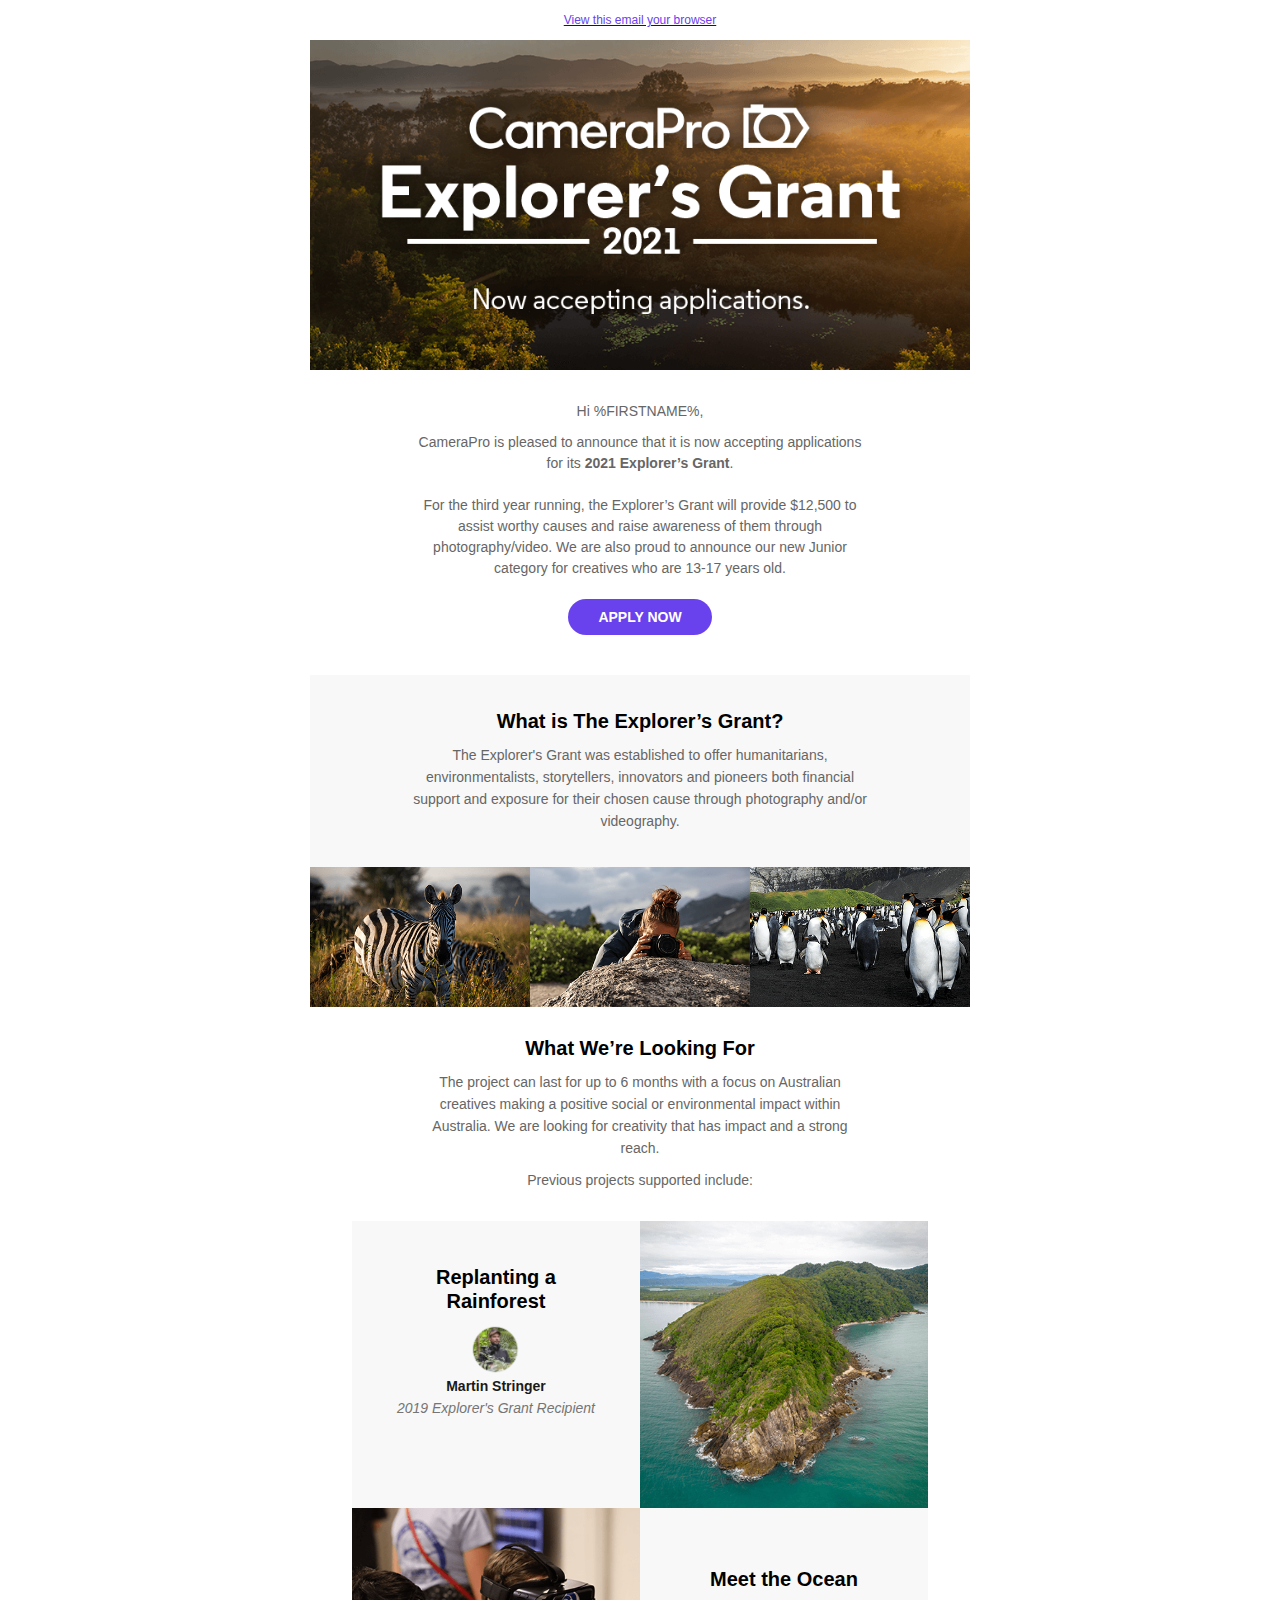
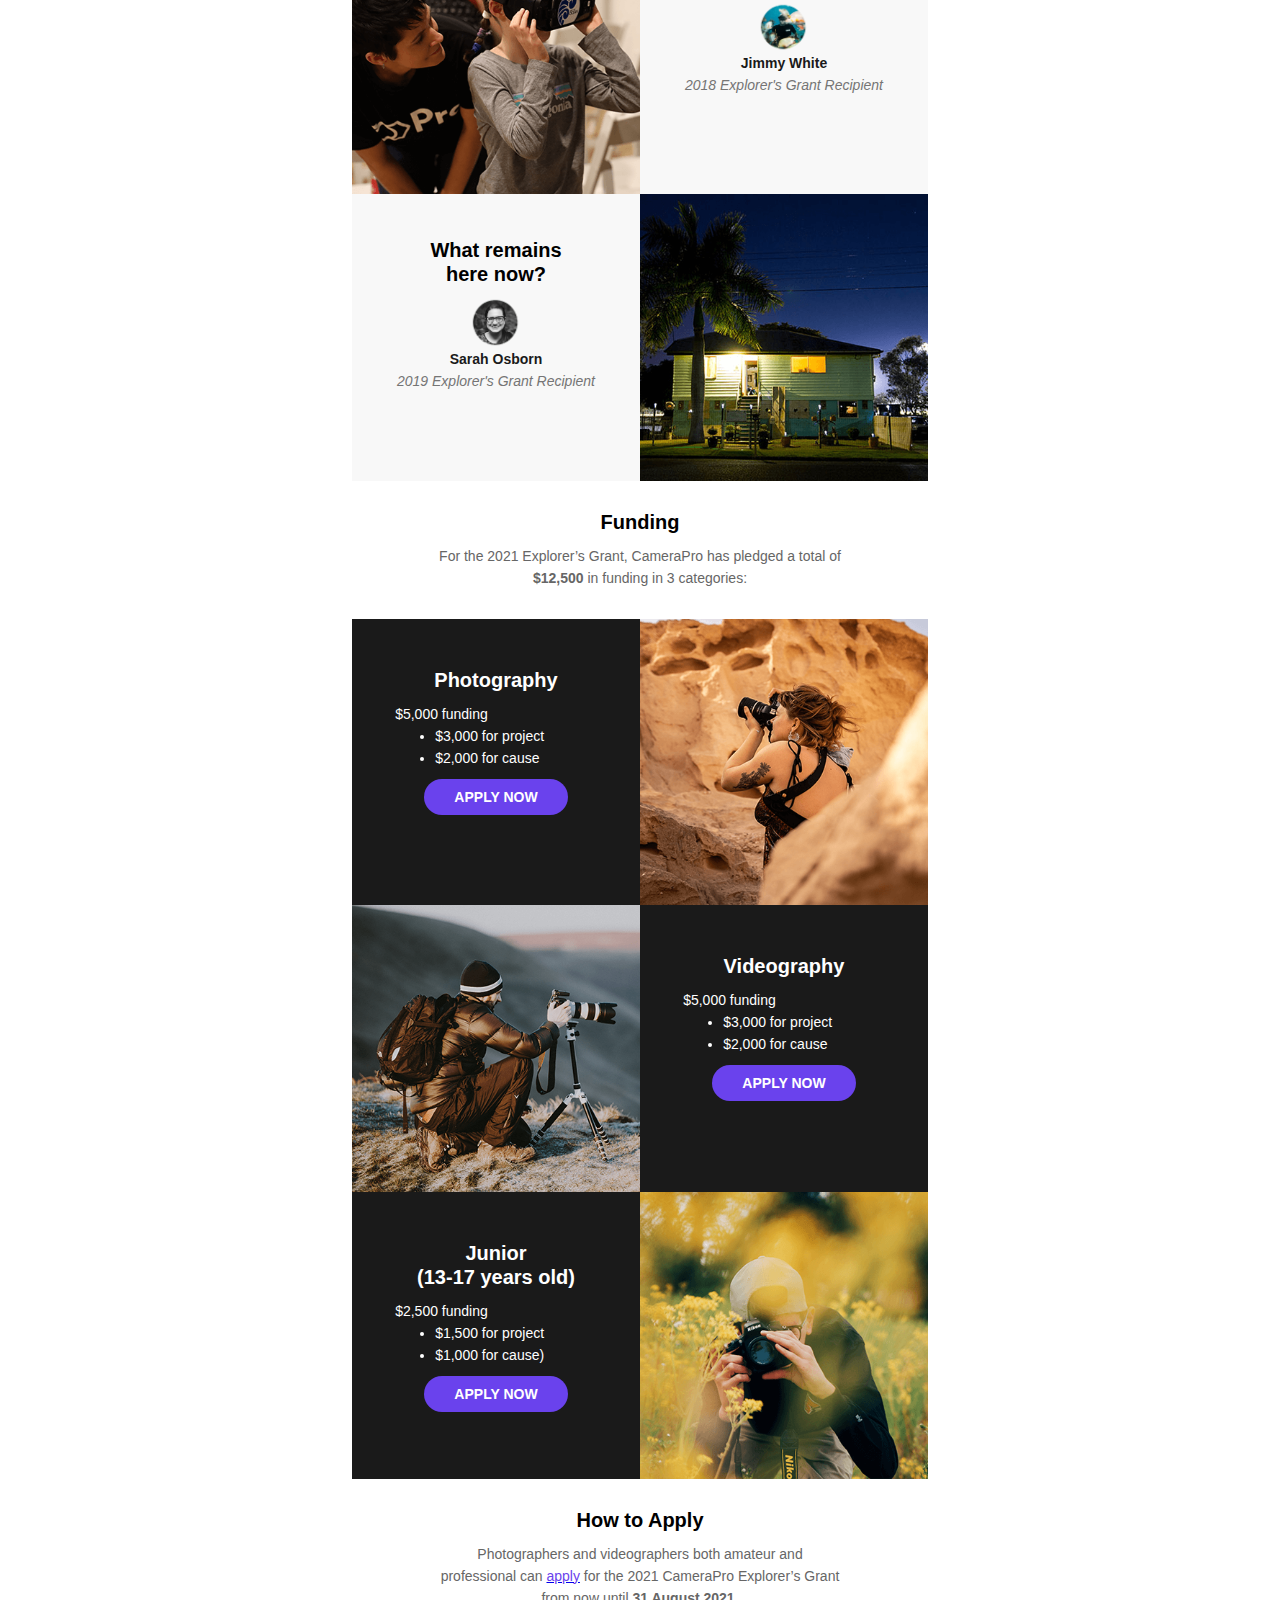
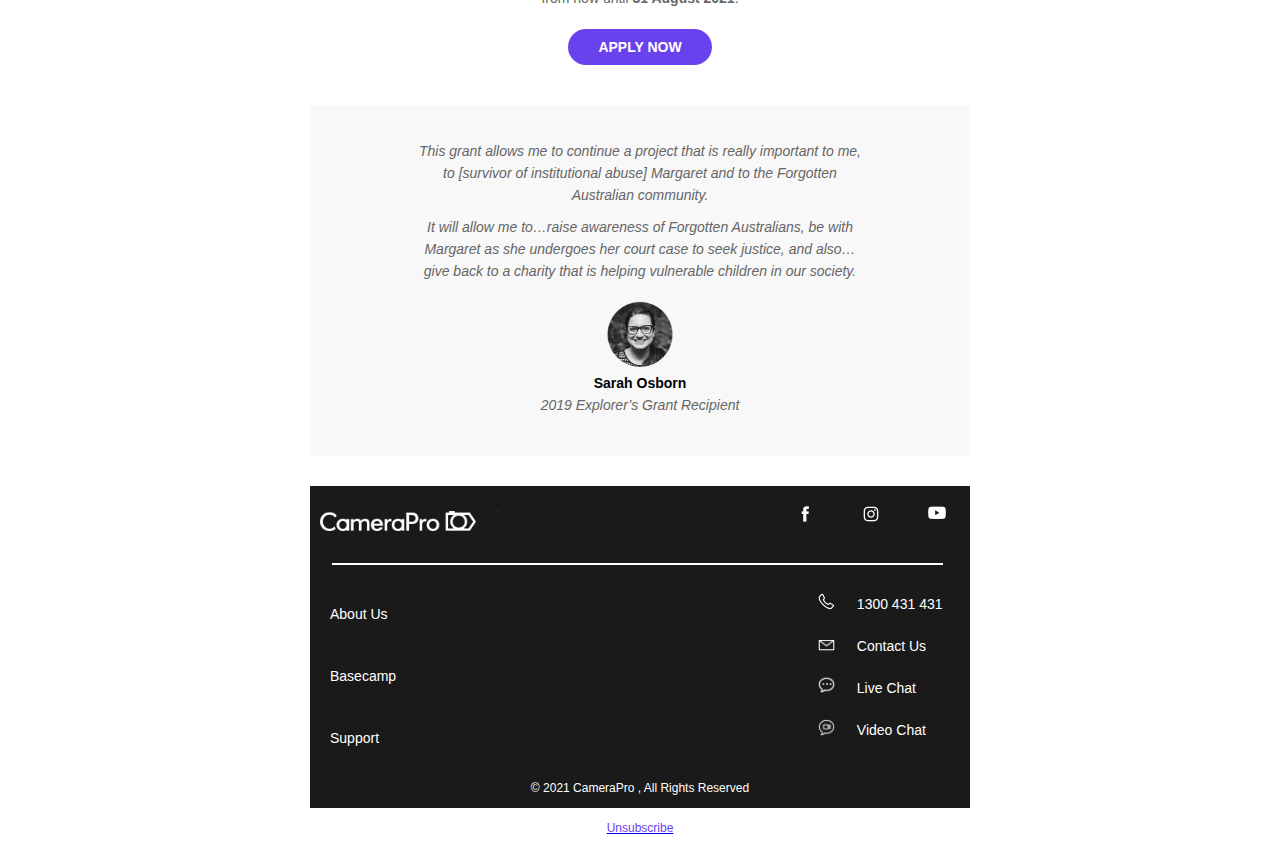
<file: preview/explorers-grant/index.html>
<!DOCTYPE html>
<html xmlns="http://www.w3.org/1999/xhtml" xmlns:v="urn:schemas-microsoft-com:vml" xmlns:o="urn:schemas-microsoft-com:office:office"><head>
<meta http-equiv="X-UA-Compatible" content="IE=edge">
<meta name="viewport" content="width=device-width">
<title>$12,500 Funding Pledged to Create Change | Explorer’s Grant 2021 Applications Now Open</title><!--[if gte mso 9]><xml><o:OfficeDocumentSettings><o:AllowPNG/><o:PixelsPerInch>96</o:PixelsPerInch></o:OfficeDocumentSettings></xml><![endif]--><style type="text/css" id="editor_required_block" ee-render="block">body,html{Margin:0!important;padding:0!important;width:100%!important}
h1,h2,h3,h4{Margin:0}
*{-ms-text-size-adjust:100%;-webkit-text-size-adjust:100%}
div[style*="margin: 16px 0"]{margin:0!important}
table,td{mso-table-lspace:0!important;mso-table-rspace:0!important}
table{border-spacing:0!important;border-collapse:collapse!important;table-layout:auto!important}
img{-ms-interpolation-mode:bicubic}
.yshortcuts a{border-bottom:none!important}
.mobile-link--footer a,a[x-apple-data-detectors]{color:inherit!important;text-decoration:underline!important}
.email-width,.row{Margin:0 auto!important}
@media screen and (max-width:504px){
.row .stack-column{display:block!important;width:100%!important;max-width:100%!important;direction:ltr!important;min-width:100%!important}
body .ee-show-on-desktop{display:none!important}
table .ee-hide-on-desktop{display:table;max-height:none;visibility:visible;width:100%!important}
.email-width{width:100%!important}
}
@media only screen and (min-width:505px){
.row .stack-column{min-width:0!important}
.ee-show-on-desktop{display:block!important}
table.ee-show-on-desktop{display:table!important}
.ee_columns.ee-hide-on-desktop,.ee_element.ee-hide-on-desktop,.ee_element.x_ee-hide-on-desktop{display:none!important}
}
[owa] .no-stack-column,[owa] .stack-column{Margin:0 -2px;float:none;display:inline-block!important}
.stack-column{min-width:0!important}
.no-stack-column{min-height:1px}
body .stack-column{min-width:100%!important}
[owa] .ee-show-on-desktop{display:block!important}
[owa] table.ee-show-on-desktop{display:table!important}
.ee-hide-on-desktop{visibility:hidden;width:0!important;max-height:0;display:block}
body .ee-hide-on-desktop{visibility:visible;width:100%!important;display:table;max-height:none}
#MessageViewBody .ee-show-on-desktop{display:none!important}
a[x-apple-data-detectors]{color:inherit!important;text-decoration:none!important;font-size:inherit!important;font-family:inherit!important;font-weight:inherit!important;line-height:inherit!important}
#MessageViewBody a{color:inherit;text-decoration:none;font-size:inherit;font-family:inherit;font-weight:inherit;line-height:inherit}
u+#body a{color:inherit;text-decoration:none;font-size:inherit;font-family:inherit;font-weight:inherit;line-height:inherit}
span.MsoHyperlink,span.MsoHyperlinkFollowed{mso-style-priority:99!important;color:inherit!important;text-decoration:none!important}
@media screen and (max-width:504px){
[owa] .ee-show-on-desktop,body .ee-show-on-desktop{display:none!important}
.two-cols-per-row>tbody>tr>td>.stack-column{max-width:100%!important;min-width:50%!important;width:50%!important;display:inline-block!important}
}</style><!--[if mso]><style>
           * {font-family: sans-serif !important;}
           .button-wrapper { padding: 12px 16px 12px 16px; }
       </style><![endif]--><!--[if gte mso 9]><style type="text/css">
       .stack-column{
           width:100%!important;
       }
       .no-stack-column{
           width:100%!important;
       }
   </style><![endif]--><!--[if mso]><style>
       .no-stack-column{
           width:100%!important;
       }
       .stack-column{
          width:100%!important;
       }
       </style><![endif]--><!--[if mso]><style>
       .banner{
           width:900 !important;
       }
       </style><![endif]--><style id="productBlockStyles" ee-render="block"><!--@media only screen and (max-device-width: 480px), only screen and (max-width: 640px) and (-webkit-min-device-pixel-ratio: 1.1), only screen and (-webkit-min-device-pixel-ratio: 2.1) and (max-device-width: 760px) {td[class~=ee_productcontent]>table,td[class~=ved_product_element] {display: block !important; clear: both !important; width: 100% !important;}td[class~=ee_productcontent]>table> tbody,td[class~=ee_productcontent]>table>tbody>tr {display: block !important; width: 100% !important;}td[class~=ved_product_element] img,table[class~=ved_product_element] img:not(.ee_smallimage) {display: block !important; clear: both !important; width: 100% !important;}td[class~=ee_productcontent][class~=ee_h-prod] table[class~=ved_product_element] {margin-bottom: 8px;}td[class~=ee_productcontent][class~=ee_h-prod] table[class~=ved_product_element] td {display: block !important; clear: both !important; width: 100% !important; padding-left: 0 !important; padding-right: 0 !important;}}--></style><meta http-equiv="content-type" content="text/html; charset=UTF-8"><meta http-equiv="X-UA-Compatible" content="IE=edge"></head> <body style="font-family: Tahoma, Geneva, sans-serif">  <!-- Easy Editor -->
<table class="border-collapse ee_responsive_campaign" style="border-collapse: collapse;table-layout: auto" ee-show-font-styles="" ee-template-version="8.4" ee-mobile-first="true" role="presentation" width="100%" height="100%" cellspacing="0" cellpadding="0" border="0">
<tbody>
<tr>
<td style="font-family: Tahoma, Geneva, sans-serif" valign="top">
<center class="width-100" style="width: 100%">
<table class="email-body" style="min-width: 100%;background-color: rgb(255, 255, 255);table-layout: auto" role="presentation" width="100%" cellspacing="0" cellpadding="0" border="0" bgcolor="#ffffff" align="center">
<tbody>
<tr>
<td class="email-full-width margin-0-auto" style="font-family: Tahoma, Geneva, sans-serif;margin: 0 auto;width: 100%">
<!--[if (gte mso 9)|(IE)]><table cellspacing="0" cellpadding="0" border="0" style="width:660px;" width="660" align="center"><tr><td><![endif]-->
<table class="email-width" style="max-width: 660px;table-layout: auto" role="presentation" width="100%" cellspacing="0" cellpadding="0" border="0" align="center">
<tbody>
<tr>
<td style="font-family: Tahoma, Geneva, sans-serif">
<table valign="top" style="table-layout: auto;" role="presentation" width="100%" cellspacing="0" cellpadding="0" border="0">
<tbody>
<tr>
<td class="row-container" style="font-family: Tahoma, Geneva, sans-serif;padding: 0;text-align: center;height: 100%;vertical-align: top;width: 100%">
<!--[if mso]><table border="0" cellspacing="0" cellpadding="0" align="center" style="width:660px;" width="660"><tr><td align="center" valign="top" style="width:660px;" width="660"><![endif]-->
<div class="ee_dropzone"><table class="row ee_columns one-cols ee_element" ee-type="container" style="max-width: auto;min-width: 100%;background-color: rgb(255, 255, 255);table-layout: auto" role="presentation" width="100%" cellspacing="0" cellpadding="0" border="0" bgcolor="#ffffff" align="center"><tbody><tr><td class="row-inner f-size-0 element-pad" dir="ltr" style="font-family: Tahoma, Geneva, sans-serif;font-size: 0;padding: 0 10px;border-width: 0" valign="top" align="center"><!--[if mso]><table border="0" cellspacing="0" cellpadding="0" align="center" style="width:640px;" width="640"><tr><td align="left" valign="top" style="width:640px;" width="640"><![endif]--><div class="stack-column stack-column-width" style="width: 100%;display: inline-block;vertical-align: top;min-width: 100%;max-width: 100%"><table role="presentation" style="table-layout: auto;" width="100%" cellspacing="0" cellpadding="0" border="0"><tbody><tr><td dir="ltr" class="col-inner ee_dropzone" style="font-family: Tahoma, Geneva, sans-serif;border-width: 0;padding: 0" align="left"><table class="col-font-reset ee_element ee_textelement" ee-type="element" role="presentation" style="font-size: 14px;text-align: left;min-width: 100%;table-layout: auto" width="100%" cellspacing="0" cellpadding="0"><tbody><tr><td class="element-pad element-bord" style="font-family: Tahoma, Geneva, sans-serif;padding: 10px;border-width: 0" valign="top" align="left"><div class="ee_editable" style="color: #333333;font-size: 14px;line-height: 22px"><p style="word-wrap: break-word;word-break: break-word;Margin: 0px;text-align: center;line-height: 20px;font-size: 12px"><a target="_blank" href="https://email.camerapro.com.au/t/5JU3-467V-097326E47B07E5F11RZ858701DC52067E7681B/cr.aspx" style="word-wrap: break-word;word-break: break-word;text-decoration: underline"><font style="word-wrap: break-word;word-break: break-word;color: rgb(106, 66, 237)">View this email your browser</font></a></p></div></td></tr></tbody></table></td></tr></tbody></table></div><!--[if mso]></td></tr></table><![endif]--></td></tr></tbody></table></div>
<div class="ee_dropzone"><table class="col-font-reset ee_element ee_imageelement" ee-type="element" role="presentation" style="font-size: 14px;text-align: left;min-width: 100%;table-layout: auto" width="100%" cellspacing="0" cellpadding="0" border="0">
<tbody>
<tr>
<td class="element-pad element-bord root-element-pad" style="font-family: Tahoma, Geneva, sans-serif;padding: 10px 20px;border-width: 0;padding-top: 0px;padding-right: 0px;padding-bottom: 0px;padding-left: 0px;font-size: 1px;line-height: 1px" align="left">
<a target="_blank" href="https://email.camerapro.com.au/t/5JU3-467V-1RZ858-44WZO-1/c.aspx"><img src="explorersgrant_files/539663_herobanner.webp" style="max-width: 100%;width: 100%;min-height: auto;display: block" class="ee_editable" alt="CameraPro Explorer's Grant 2021" title="CameraPro Explorer's Grant 2021" width="660" border="0"></a>
</td>
</tr>
</tbody>
</table><table class="ee_element ee_spacer col-font-reset" ee-type="element" style="font-size: 14px;text-align: left;min-width: 100%;table-layout: auto" role="presentation" width="100%" cellspacing="0" cellpadding="0" border="0"><tbody><tr><td style="font-family: Tahoma, Geneva, sans-serif;font-size: 1px;line-height: 1px"><img src="explorersgrant_files/s.webp" style="max-width: 100%;display: block;width: 1px;height: 30px" alt="" class="" width="1" height="30" border="0"></td></tr></tbody></table><table class="row ee_columns three-cols ee_element" ee-type="container" role="presentation" style="max-width: 660px;min-width: 100%;table-layout: auto" width="100%" cellspacing="0" cellpadding="0" border="0" align="center"><tbody><tr><td class="row-inner f-size-0 element-pad" dir="ltr" style="font-family: Tahoma, Geneva, sans-serif;font-size: 0;padding: 0 10px;border-width: 0" valign="top" align="center"><!--[if mso]><table border="0" cellspacing="0" cellpadding="0" align="center" style="width:640px;" width="640"><tr><td align="left" valign="top" style="width:83px;" width="83"><![endif]--><div class="stack-column stack-column-width" style="width: 12.96875%;display: inline-block;vertical-align: top;max-width: 12.96875%;min-width: 100%"><table role="presentation" style="table-layout: auto;" width="100%" cellspacing="0" cellpadding="0" border="0"><tbody><tr><td dir="ltr" class="col-inner ee_dropzone" style="font-family: Tahoma, Geneva, sans-serif;border-width: 0;padding: 0" align="left"></td></tr></tbody></table></div><!--[if mso]></td><td align="left" valign="top" style="width:474px;" width="474"><![endif]--><div class="stack-column stack-column-width" style="width: 74.0625%;display: inline-block;vertical-align: top;max-width: 74.0625%;min-width: 100%"><table role="presentation" style="table-layout: auto;" width="100%" cellspacing="0" cellpadding="0" border="0"><tbody><tr><td dir="ltr" class="col-inner ee_dropzone" style="font-family: Tahoma, Geneva, sans-serif;border-width: 0;padding: 0" align="left"><table class="col-font-reset ee_element ee_textelement" ee-type="element" style="font-size: 14px;text-align: left;min-width: 100%;table-layout: auto" role="presentation" width="100%" cellspacing="0" cellpadding="0"><tbody><tr><td class="element-pad element-bord" style="font-family: Tahoma, Geneva, sans-serif;padding: 10px;border-width: 0;padding-top: 0px;padding-right: 10px;padding-bottom: 10px;padding-left: 10px" valign="top" align="left"><div class="ee_editable" style="color: #333333;font-size: 14px;line-height: 22px"><p style="word-wrap: break-word;word-break: break-word;Margin: 0px;text-align: center;line-height: 22px;font-size: 14px;color: rgb(102, 102, 102);font-family: tahoma, geneva, sans-serif"><font style="word-wrap: break-word;word-break: break-word"><font style="word-wrap: break-word;word-break: break-word">Hi %FIRSTNAME%,</font></font></p></div></td></tr></tbody></table><table class="col-font-reset ee_element ee_textelement" ee-type="element" style="font-size: 14px;text-align: left;min-width: 100%;table-layout: auto" role="presentation" width="100%" cellspacing="0" cellpadding="0"><tbody><tr><td class="element-pad element-bord" style="font-family: Tahoma, Geneva, sans-serif;padding: 10px;border-width: 0;padding-top: 0px;padding-right: 10px;padding-bottom: 10px;padding-left: 10px" valign="top" align="left"><div class="ee_editable" style="color: #333333;font-size: 14px;line-height: 22px"><p style="word-wrap: break-word;word-break: break-word;Margin: 0px;line-height: 21px;font-size: 14px;text-align: center;font-family: tahoma, geneva, sans-serif;color: rgb(102, 102, 102)"><font style="word-wrap: break-word;word-break: break-word">CameraPro
is pleased to announce that it is now accepting applications for its <b>2021 Explorer’s Grant</b>.</font></p><p style="word-wrap: break-word;word-break: break-word;Margin: 0px;text-align: center;line-height: 21px;font-size: 14px;font-family: tahoma, geneva, sans-serif;color: rgb(102, 102, 102)"><br></p><h2 style="font-size: 14px;font-weight: normal;color: rgb(102, 102, 102);line-height: 21px;font-family: tahoma, geneva, sans-serif;text-decoration: none;text-align: center"><font style="word-wrap: break-word;word-break: break-word"><font style="word-wrap: break-word;word-break: break-word"><font style="word-wrap: break-word;word-break: break-word"><font style="word-wrap: break-word;word-break: break-word"><font style="word-wrap: break-word;word-break: break-word">For the third year running, the Explorer’s Grant will provide $12,500
to assist worthy causes and raise awareness of them through photography/video.
We are also proud to announce our new Junior category for creatives who are
13-17 years old.</font></font></font></font></font></h2></div></td></tr></tbody></table><table class="ee_element ee_button" ee-type="element" role="presentation" style="min-width: 100%;table-layout: auto" width="100%" cellspacing="0" cellpadding="0"><tbody><tr><td class="element-pad button-container button-v2 button-center" style="font-family: Tahoma, Geneva, sans-serif;padding: 10px;text-align: center"><!--[if mso]><v:roundrect xmlns:v="urn:schemas-microsoft-com:vml" xmlns:w="urn:schemas-microsoft-com:office:word" href="https://email.camerapro.com.au/t/5JU3-467V-1RZ858-44WZO-1/c.aspx" style="height:27pt;v-text-anchor:middle;width:107pt;" arcsize="1389%" stroked="false" fillcolor="#6a42ed"><w:anchorlock></w:anchorlock><p style="text-align:center;padding:0;margin:0;"><font style="color:#6a42ed; font-style:normal;font-variant:normal;font-weight:bold;font-family:Arial, sans-serif;font-size:10.5pt; padding:0; margin:0; line-height:inherit;"><font style="color: rgb(255, 255, 255);"><font style="caret-color: rgb(255, 255, 255);"><font style="color: rgb(255, 255, 255);">APPLY NOW</font></font></font></font></p></v:roundrect><![endif]--><!--[if !mso]><!----><table class="button-wrapper col-font-reset" ee-template-version="8.4" role="presentation" style="font-size: 14px;text-align: center;min-width: auto;display: inline-block;float: none;margin: 0 auto;width: initial;table-layout: auto" cellspacing="0" cellpadding="0" border="0"><tbody><tr><td class="button-td" style="font-family: Tahoma, Geneva, sans-serif;border-radius: 500px;background: #ffffff;text-align: center;min-width: 0px;background-color: rgb(106, 66, 237);background-position: initial initial;background-repeat: initial initial" bgcolor="#6a42ed"><p style="color: #6a42ed;font-size: 14px;line-height: 20px;margin-bottom: 0;text-align: center;margin: 0" class="ee_editable button-a"><a target="_blank" href="https://email.camerapro.com.au/t/5JU3-467V-1RZ858-44WZO-1/c.aspx" style="word-wrap: break-word;word-break: break-word;border: 4px solid #6a42ed;padding: 8px 38px;color: #6a42ed;font-family: Arial, sans-serif;font-size: 14px;text-align: center;text-decoration: none;display: block;border-radius: 500px;font-weight: bold;height: 100%;font-style: normal;line-height: inherit;border-top-left-radius: 500px;border-top-right-radius: 500px;border-bottom-right-radius: 500px;border-bottom-left-radius: 500px;border-width: 0px;padding-top: 8px;padding-right: 30px;padding-bottom: 8px;padding-left: 30px"><font style="word-wrap: break-word;word-break: break-word;color: rgb(255, 255, 255)"><font style="word-wrap: break-word;word-break: break-word;color: inherit;caret-color: rgb(255, 255, 255)"><font style="word-wrap: break-word;word-break: break-word;color: rgb(255, 255, 255)">APPLY NOW</font></font></font></a></p></td></tr></tbody></table><!--<![endif]--></td></tr></tbody></table></td></tr></tbody></table></div><!--[if mso]></td><td align="left" valign="top" style="width:83px;" width="83"><![endif]--><div class="stack-column stack-column-width" style="width: 12.96875%;display: inline-block;vertical-align: top;max-width: 12.96875%;min-width: 100%">
<table style="table-layout: auto;" role="presentation" width="100%" cellspacing="0" cellpadding="0" border="0"><tbody><tr>
<td dir="ltr" class="col-inner ee_dropzone" style="font-family: Tahoma, Geneva, sans-serif;border-width: 0;padding: 0" align="left">
</td>
</tr></tbody></table>
</div><!--[if mso]></td></tr></table><![endif]--></td></tr></tbody></table><table class="ee_element ee_spacer col-font-reset" ee-type="element" style="font-size: 14px;text-align: left;min-width: 100%;table-layout: auto" role="presentation" width="100%" cellspacing="0" cellpadding="0" border="0"><tbody><tr><td style="font-family: Tahoma, Geneva, sans-serif;font-size: 1px;line-height: 1px"><img src="explorersgrant_files/s.webp" style="max-width: 100%;display: block;width: 1px;height: 30px" alt="" class="" width="1" height="30" border="0"></td></tr></tbody></table><table class="row ee_columns three-cols ee_element" ee-type="container" role="presentation" style="max-width: 660px;min-width: 100%;background-color: rgb(248, 248, 248);table-layout: auto" width="100%" cellspacing="0" cellpadding="0" border="0" bgcolor="#f8f8f8" align="center"><tbody><tr><td class="row-inner f-size-0 element-pad" dir="ltr" style="font-family: Tahoma, Geneva, sans-serif;font-size: 0;padding: 0 10px;border-width: 0" valign="top" align="center"><!--[if mso]><table border="0" cellspacing="0" cellpadding="0" align="center" style="width:640px;" width="640"><tr><td align="left" valign="top" style="width:83px;" width="83"><![endif]--><div class="stack-column stack-column-width" style="width: 12.96875%;display: inline-block;vertical-align: top;max-width: 12.96875%;min-width: 100%"><table role="presentation" style="table-layout: auto;" width="100%" cellspacing="0" cellpadding="0" border="0"><tbody><tr><td dir="ltr" class="col-inner ee_dropzone" style="font-family: Tahoma, Geneva, sans-serif;border-width: 0;padding: 0" align="left"></td></tr></tbody></table></div><!--[if mso]></td><td align="left" valign="top" style="width:474px;" width="474"><![endif]--><div class="stack-column stack-column-width" style="width: 74.0625%;display: inline-block;vertical-align: top;max-width: 74.0625%;min-width: 100%"><table role="presentation" style="table-layout: auto;" width="100%" cellspacing="0" cellpadding="0" border="0"><tbody><tr><td dir="ltr" class="col-inner ee_dropzone" style="font-family: Tahoma, Geneva, sans-serif;border-width: 0;padding: 0" align="left"><table class="ee_element ee_spacer col-font-reset" ee-type="element" style="font-size: 14px;text-align: left;min-width: 100%;table-layout: auto" role="presentation" width="100%" cellspacing="0" cellpadding="0" border="0"><tbody><tr><td style="font-family: Tahoma, Geneva, sans-serif;font-size: 1px;line-height: 1px"><img src="explorersgrant_files/s.webp" style="max-width: 100%;display: block;width: 1px;height: 35px" alt="" class="" width="1" height="35" border="0"></td></tr></tbody></table><table class="col-font-reset ee_element ee_textelement" ee-type="element" style="font-size: 14px;text-align: left;min-width: 100%;table-layout: auto" role="presentation" width="100%" cellspacing="0" cellpadding="0"><tbody><tr><td class="element-pad element-bord" style="font-family: Tahoma, Geneva, sans-serif;padding: 10px;border-width: 0;padding-top: 0px;padding-right: 10px;padding-bottom: 10px;padding-left: 10px" valign="top" align="left"><div class="ee_editable" style="color: #333333;font-size: 14px;line-height: 22px"><p style="word-wrap: break-word;word-break: break-word;Margin: 0px;text-align: center;line-height: 22px"><b><font style="word-wrap: break-word;word-break: break-word;color: rgb(0, 0, 0);font-size: 20px"><font style="word-wrap: break-word;word-break: break-word"><font style="word-wrap: break-word;word-break: break-word">What is The Explorer’s Grant?</font></font></font></b></p></div></td></tr></tbody></table><table class="col-font-reset ee_element ee_textelement" ee-type="element" style="font-size: 14px;text-align: left;min-width: 100%;table-layout: auto" role="presentation" width="100%" cellspacing="0" cellpadding="0"><tbody><tr><td class="element-pad element-bord" style="font-family: Tahoma, Geneva, sans-serif;padding: 10px;border-width: 0;padding-top: 0px;padding-right: 10px;padding-bottom: 10px;padding-left: 10px" valign="top" align="left"><div class="ee_editable" style="color: #333333;font-size: 14px;line-height: 22px"><p style="word-wrap: break-word;word-break: break-word;Margin: 0px;text-align: center;line-height: 22px;font-size: 14px;color: rgb(102, 102, 102)">The
 Explorer's Grant was established to offer humanitarians, 
environmentalists, storytellers, innovators and pioneers both financial 
support and exposure for their chosen cause through photography and/or 
videography. </p></div></td></tr></tbody></table><table class="ee_element ee_spacer col-font-reset" ee-type="element" style="font-size: 14px;text-align: left;min-width: 100%;table-layout: auto" role="presentation" width="100%" cellspacing="0" cellpadding="0" border="0"><tbody><tr><td style="font-family: Tahoma, Geneva, sans-serif;font-size: 1px;line-height: 1px"><img src="explorersgrant_files/s.webp" style="max-width: 100%;display: block;width: 1px;height: 25px" alt="" class="" width="1" height="25" border="0"></td></tr></tbody></table></td></tr></tbody></table></div><!--[if mso]></td><td align="left" valign="top" style="width:83px;" width="83"><![endif]--><div class="stack-column stack-column-width" style="width: 12.96875%;display: inline-block;vertical-align: top;max-width: 12.96875%;min-width: 100%">
<table style="table-layout: auto;" role="presentation" width="100%" cellspacing="0" cellpadding="0" border="0"><tbody><tr>
<td dir="ltr" class="col-inner ee_dropzone" style="font-family: Tahoma, Geneva, sans-serif;border-width: 0;padding: 0" align="left">
</td>
</tr></tbody></table>
</div><!--[if mso]></td></tr></table><![endif]--></td></tr></tbody></table><table class="row ee_columns three-cols ee_nostack ee_element" ee-type="container" role="presentation" style="max-width: 660px;min-width: 100%;table-layout: auto" width="100%" cellspacing="0" cellpadding="0" border="0" align="center"><tbody><tr><td class="row-inner f-size-0 element-pad" dir="ltr" style="font-family: Tahoma, Geneva, sans-serif;font-size: 0;padding: 0 10px;border-width: 0;padding-top: 0px;padding-right: 0px;padding-bottom: 0px;padding-left: 0px" valign="top" align="center"><!--[if mso]><table border="0" cellspacing="0" cellpadding="0" align="center" style="width:660px;" width="660"><tr><td align="left" valign="top" style="width:220px;" width="220"><![endif]--><div class="no-stack-column no-stack-column-width" style="display: inline-block;vertical-align: top;float: left;min-width: 33.333333%;max-width: 33.333333%;width: 33.333333%"><table role="presentation" style="table-layout: auto;" width="100%" cellspacing="0" cellpadding="0" border="0"><tbody><tr><td dir="ltr" class="col-inner ee_dropzone" style="font-family: Tahoma, Geneva, sans-serif;border-width: 0;padding: 0" align="left"><table class="col-font-reset ee_element ee_imageelement" ee-type="element" role="presentation" style="font-size: 14px;text-align: left;min-width: 100%;table-layout: auto" width="100%" cellspacing="0" cellpadding="0" border="0">
<tbody>
<tr>
<td class="element-pad element-bord" style="font-family: Tahoma, Geneva, sans-serif;padding: 10px;border-width: 0;padding-top: 0px;padding-right: 0px;padding-bottom: 0px;padding-left: 0px" align="left">
<a target="_blank" href="https://email.camerapro.com.au/t/5JU3-467V-1RZ858-44WZO-1/c.aspx"><img src="explorersgrant_files/540651_grant02.webp" style="max-width: 100%;width: 100%;min-height: auto;display: block" class="ee_editable" alt="What is The Explorer’s Grant?" title="What is The Explorer’s Grant?" width="220" border="0"></a>
</td>
</tr>
</tbody>
</table></td></tr></tbody></table></div><!--[if mso]></td><td align="left" valign="top" style="width:220px;" width="220"><![endif]--><div class="no-stack-column no-stack-column-width" style="display: inline-block;vertical-align: top;float: left;min-width: 33.333333%;max-width: 33.333333%;width: 33.333333%"><table role="presentation" style="table-layout: auto;" width="100%" cellspacing="0" cellpadding="0" border="0"><tbody><tr><td dir="ltr" class="col-inner ee_dropzone" style="font-family: Tahoma, Geneva, sans-serif;border-width: 0;padding: 0" align="left"><table class="col-font-reset ee_element ee_imageelement" ee-type="element" role="presentation" style="font-size: 14px;text-align: left;min-width: 100%;table-layout: auto" width="100%" cellspacing="0" cellpadding="0" border="0">
<tbody>
<tr>
<td class="element-pad element-bord" style="font-family: Tahoma, Geneva, sans-serif;padding: 10px;border-width: 0;padding-top: 0px;padding-right: 0px;padding-bottom: 0px;padding-left: 0px" align="left">
<a target="_blank" href="https://email.camerapro.com.au/t/5JU3-467V-1RZ858-44WZO-1/c.aspx"><img src="explorersgrant_files/540652_grant01.webp" style="max-width: 100%;width: 100%;min-height: auto;display: block" class="ee_editable" alt="What is The Explorer’s Grant?" title="What is The Explorer’s Grant?" width="220" border="0"></a>
</td>
</tr>
</tbody>
</table></td></tr></tbody></table></div><!--[if mso]></td><td align="left" valign="top" style="width:220px;" width="220"><![endif]--><div class="no-stack-column no-stack-column-width" style="display: inline-block;vertical-align: top;float: left;min-width: 33.333333%;max-width: 33.333333%;width: 33.333333%">
<table style="table-layout: auto;" role="presentation" width="100%" cellspacing="0" cellpadding="0" border="0"><tbody><tr>
<td dir="ltr" class="col-inner ee_dropzone" style="font-family: Tahoma, Geneva, sans-serif;border-width: 0;padding: 0" align="left"><table class="col-font-reset ee_element ee_imageelement" ee-type="element" role="presentation" style="font-size: 14px;text-align: left;min-width: 100%;table-layout: auto" width="100%" cellspacing="0" cellpadding="0" border="0">
<tbody>
<tr>
<td class="element-pad element-bord" style="font-family: Tahoma, Geneva, sans-serif;padding: 10px;border-width: 0;padding-top: 0px;padding-right: 0px;padding-bottom: 0px;padding-left: 0px" align="left">
<a target="_blank" href="https://email.camerapro.com.au/t/5JU3-467V-1RZ858-44WZO-1/c.aspx"><img src="explorersgrant_files/540650_grant03.webp" style="max-width: 100%;width: 100%;min-height: auto;display: block" class="ee_editable" alt="What is The Explorer’s Grant?" title="What is The Explorer’s Grant?" width="220" border="0"></a>
</td>
</tr>
</tbody>
</table>
</td>
</tr></tbody></table>
</div><!--[if mso]></td></tr></table><![endif]--></td></tr></tbody></table><table class="ee_element ee_spacer col-font-reset" ee-type="element" style="font-size: 14px;text-align: left;min-width: 100%;table-layout: auto" role="presentation" width="100%" cellspacing="0" cellpadding="0" border="0"><tbody><tr><td style="font-family: Tahoma, Geneva, sans-serif;font-size: 1px;line-height: 1px"><img src="explorersgrant_files/s.webp" style="max-width: 100%;display: block;width: 1px;height: 30px" alt="" class="" width="1" height="30" border="0"></td></tr></tbody></table><table class="row ee_columns three-cols ee_element" ee-type="container" role="presentation" style="max-width: 660px;min-width: 100%;table-layout: auto" width="100%" cellspacing="0" cellpadding="0" border="0" align="center"><tbody><tr><td class="row-inner f-size-0 element-pad" dir="ltr" style="font-family: Tahoma, Geneva, sans-serif;font-size: 0;padding: 0 10px;border-width: 0" valign="top" align="center"><!--[if mso]><table border="0" cellspacing="0" cellpadding="0" align="center" style="width:640px;" width="640"><tr><td align="left" valign="top" style="width:83px;" width="83"><![endif]--><div class="stack-column stack-column-width" style="width: 12.96875%;display: inline-block;vertical-align: top;max-width: 12.96875%;min-width: 100%"><table role="presentation" style="table-layout: auto;" width="100%" cellspacing="0" cellpadding="0" border="0"><tbody><tr><td dir="ltr" class="col-inner ee_dropzone" style="font-family: Tahoma, Geneva, sans-serif;border-width: 0;padding: 0" align="left"></td></tr></tbody></table></div><!--[if mso]></td><td align="left" valign="top" style="width:474px;" width="474"><![endif]--><div class="stack-column stack-column-width" style="width: 74.0625%;display: inline-block;vertical-align: top;max-width: 74.0625%;min-width: 100%"><table role="presentation" style="table-layout: auto;" width="100%" cellspacing="0" cellpadding="0" border="0"><tbody><tr><td dir="ltr" class="col-inner ee_dropzone" style="font-family: Tahoma, Geneva, sans-serif;border-width: 0;padding: 0" align="left"><table class="col-font-reset ee_element ee_textelement" ee-type="element" style="font-size: 14px;text-align: left;min-width: 100%;table-layout: auto" role="presentation" width="100%" cellspacing="0" cellpadding="0"><tbody><tr><td class="element-pad element-bord" style="font-family: Tahoma, Geneva, sans-serif;padding: 10px;border-width: 0;padding-top: 0px;padding-right: 10px;padding-bottom: 10px;padding-left: 10px" valign="top" align="left"><div class="ee_editable" style="color: #333333;font-size: 14px;line-height: 22px"><p style="word-wrap: break-word;word-break: break-word;Margin: 0px;text-align: center;line-height: 22px"><b><font style="word-wrap: break-word;word-break: break-word;color: rgb(0, 0, 0);font-size: 20px"><font style="word-wrap: break-word;word-break: break-word"><font style="word-wrap: break-word;word-break: break-word">What We’re Looking For</font></font></font> </b></p></div></td></tr></tbody></table><table class="col-font-reset ee_element ee_textelement" ee-type="element" style="font-size: 14px;text-align: left;min-width: 100%;table-layout: auto" role="presentation" width="100%" cellspacing="0" cellpadding="0"><tbody><tr><td class="element-pad element-bord" style="font-family: Tahoma, Geneva, sans-serif;padding: 10px;border-width: 0;padding-top: 0px;padding-right: 10px;padding-bottom: 10px;padding-left: 10px" valign="top" align="left"><div class="ee_editable" style="color: #333333;font-size: 14px;line-height: 22px"><p style="word-wrap: break-word;word-break: break-word;Margin: 0px;text-align: center;line-height: 22px;font-size: 14px;color: rgb(102, 102, 102)">The
 project can last for up to 6 months with a focus on Australian 
creatives making a positive social or environmental impact within 
Australia. We are looking for creativity that has impact and a strong 
reach.</p></div></td></tr></tbody></table><table class="col-font-reset ee_element ee_textelement" ee-type="element" style="font-size: 14px;text-align: left;min-width: 100%;table-layout: auto" role="presentation" width="100%" cellspacing="0" cellpadding="0"><tbody><tr><td class="element-pad element-bord" style="font-family: Tahoma, Geneva, sans-serif;padding: 10px;border-width: 0;padding-top: 0px;padding-right: 10px;padding-bottom: 10px;padding-left: 10px" valign="top" align="left"><div class="ee_editable" style="color: #333333;font-size: 14px;line-height: 22px"><p style="word-wrap: break-word;word-break: break-word;Margin: 0px;text-align: center;line-height: 22px;font-size: 14px;color: rgb(102, 102, 102)">Previous projects supported include: </p></div></td></tr></tbody></table></td></tr></tbody></table></div><!--[if mso]></td><td align="left" valign="top" style="width:83px;" width="83"><![endif]--><div class="stack-column stack-column-width" style="width: 12.96875%;display: inline-block;vertical-align: top;max-width: 12.96875%;min-width: 100%">
<table style="table-layout: auto;" role="presentation" width="100%" cellspacing="0" cellpadding="0" border="0"><tbody><tr>
<td dir="ltr" class="col-inner ee_dropzone" style="font-family: Tahoma, Geneva, sans-serif;border-width: 0;padding: 0" align="left">
</td>
</tr></tbody></table>
</div><!--[if mso]></td></tr></table><![endif]--></td></tr></tbody></table><table class="ee_element ee_spacer col-font-reset" ee-type="element" style="font-size: 14px;text-align: left;min-width: 100%;table-layout: auto" role="presentation" width="100%" cellspacing="0" cellpadding="0" border="0"><tbody><tr><td style="font-family: Tahoma, Geneva, sans-serif;font-size: 1px;line-height: 1px"><img src="explorersgrant_files/s.webp" style="max-width: 100%;display: block;width: 1px;height: 20px" alt="" class="" width="1" height="20" border="0"></td></tr></tbody></table><table class="row ee_columns three-cols ee-show-on-desktop ee_element" ee-type="container" role="presentation" style="display: none;max-width: 660px;min-width: 100%;position: relative;table-layout: auto" width="100%" cellspacing="0" cellpadding="0" border="0" align="center"><tbody><tr><td class="row-inner f-size-0 element-pad" dir="ltr" style="font-family: Tahoma, Geneva, sans-serif;font-size: 0;padding: 0 10px;border-width: 0" valign="top" align="center"><!--[if mso]><table border="0" cellspacing="0" cellpadding="0" align="center" style="width:640px;" width="640"><tr><td align="left" valign="top" style="width:32px;" width="32"><![endif]--><div class="stack-column stack-column-width" style="width: 5%;display: inline-block;vertical-align: top;max-width: 5%;min-width: 100%"><table role="presentation" style="table-layout: auto;" width="100%" cellspacing="0" cellpadding="0" border="0"><tbody><tr><td dir="ltr" class="col-inner ee_dropzone" style="font-family: Tahoma, Geneva, sans-serif;border-width: 0;padding: 0" align="left"></td></tr></tbody></table></div><!--[if mso]></td><td align="left" valign="top" style="width:576px;" width="576"><![endif]--><div class="stack-column stack-column-width" style="width: 90%;display: inline-block;vertical-align: top;max-width: 90%;min-width: 100%"><table role="presentation" style="table-layout: auto;" width="100%" cellspacing="0" cellpadding="0" border="0"><tbody><tr><td dir="ltr" class="col-inner ee_dropzone" style="font-family: Tahoma, Geneva, sans-serif;border-width: 0;padding: 0" align="left"><table class="row two-cols ee_columns ee_element" ee-type="container" style="max-width: 100%;min-width: 100%;background-color: rgb(248, 248, 248);position: relative;table-layout: auto" role="presentation" width="100%" cellspacing="0" cellpadding="0" border="0" bgcolor="#f8f8f8" align="center"><tbody><tr><td class="row-inner f-size-0 element-pad col-inner" dir="ltr" style="font-family: Tahoma, Geneva, sans-serif;font-size: 0;border-width: 0;padding: 0 0;padding-top: 0px;padding-right: 0px;padding-bottom: 0px;padding-left: 0px" valign="top" align="center"><!--[if mso]><table border="0" cellspacing="0" cellpadding="0" align="center" style="width:576px;" width="576"><tr><td align="left" valign="top" style="width:288px;" width="288"><![endif]--><!-- STACK COLUMN : BEGIN --><div class="no-stack-column no-stack-column-width" style="display: inline-block;vertical-align: top;float: left;min-width: 50%;max-width: 50%;width: 50%"><table role="presentation" style="table-layout: auto;" width="100%" cellspacing="0" cellpadding="0" border="0"><tbody><tr><td dir="ltr" class="col-inner ee_dropzone" style="font-family: Tahoma, Geneva, sans-serif;border-width: 0;padding: 0" align="left"><table class="ee_element ee_spacer col-font-reset" ee-type="element" style="font-size: 14px;text-align: left;min-width: 100%;table-layout: auto" role="presentation" width="100%" cellspacing="0" cellpadding="0" border="0"><tbody><tr><td style="font-family: Tahoma, Geneva, sans-serif;font-size: 1px;line-height: 1px"><img src="explorersgrant_files/s.webp" style="max-width: 100%;display: block;width: 1px;height: 45px" alt="" class="" width="1" height="45" border="0"></td></tr></tbody></table><table class="row ee_columns three-cols ee_element" ee-type="container" role="presentation" style="max-width: 100%;min-width: 100%;position: relative;table-layout: auto" width="100%" cellspacing="0" cellpadding="0" border="0" align="center"><tbody><tr><td class="row-inner f-size-0 element-pad col-inner" dir="ltr" style="font-family: Tahoma, Geneva, sans-serif;font-size: 0;border-width: 0;padding: 0 0" valign="top" align="center"><!--[if mso]><table border="0" cellspacing="0" cellpadding="0" align="center" style="width:288px;" width="288"><tr><td align="left" valign="top" style="width:33.15625px;" width="33.15625"><![endif]--><div class="no-stack-column no-stack-column-width" style="display: inline-block;vertical-align: top;float: left;min-width: 11.515152%;max-width: 11.515152%;width: 11.515152%"><table role="presentation" style="table-layout: auto;" width="100%" cellspacing="0" cellpadding="0" border="0"><tbody><tr><td dir="ltr" class="col-inner ee_dropzone" style="font-family: Tahoma, Geneva, sans-serif;border-width: 0;padding: 0" align="left"></td></tr></tbody></table></div><!--[if mso]></td><td align="left" valign="top" style="width:221.671875px;" width="221.671875"><![endif]--><div class="no-stack-column no-stack-column-width" style="display: inline-block;vertical-align: top;float: left;min-width: 76.969697%;max-width: 76.969697%;width: 76.969697%"><table role="presentation" style="table-layout: auto;" width="100%" cellspacing="0" cellpadding="0" border="0"><tbody><tr><td dir="ltr" class="col-inner ee_dropzone" style="font-family: Tahoma, Geneva, sans-serif;border-width: 0;padding: 0" align="left"><table class="col-font-reset ee_element ee_textelement" ee-type="element" role="presentation" style="font-size: 14px;text-align: left;min-width: 100%;table-layout: auto" width="100%" cellspacing="0" cellpadding="0"><tbody><tr><td class="element-pad element-bord" style="font-family: Tahoma, Geneva, sans-serif;padding: 10px;border-width: 0;padding-top: 0px;padding-right: 10px;padding-bottom: 0px;padding-left: 10px" valign="top" align="left"><div class="ee_editable" style="color: #333333;font-size: 14px;line-height: 22px;position: static"><p style="word-wrap: break-word;word-break: break-word;Margin: 0px;text-align: center;line-height: 22px"><font style="word-wrap: break-word;word-break: break-word" color="#000000"><span style="caret-color: rgb(255, 183, 0); font-size: 20px;"><b>Replanting a Rainforest</b></span></font></p></div></td></tr></tbody></table><table class="ee_element ee_spacer col-font-reset" ee-type="element" style="font-size: 14px;text-align: left;min-width: 100%;table-layout: auto" role="presentation" width="100%" cellspacing="0" cellpadding="0" border="0"><tbody><tr><td style="font-family: Tahoma, Geneva, sans-serif;font-size: 1px;line-height: 1px"><img src="explorersgrant_files/s.webp" style="max-width: 100%;display: block;width: 1px;height: 10px" alt="" class="" width="1" height="10" border="0"></td></tr></tbody></table><table class="row ee_columns three-cols ee_element" ee-type="container" role="presentation" style="max-width: 100%;min-width: 100%;table-layout: auto" width="100%" cellspacing="0" cellpadding="0" border="0" align="center"><tbody><tr><td class="row-inner f-size-0 element-pad col-inner" dir="ltr" style="font-family: Tahoma, Geneva, sans-serif;font-size: 0;border-width: 0;padding: 0 0" valign="top" align="center"><!--[if mso]><table border="0" cellspacing="0" cellpadding="0" align="center" style="width:221.671875px;" width="221.671875"><tr><td align="left" valign="top" style="width:73.875px;" width="73.875"><![endif]--><div class="no-stack-column no-stack-column-width" style="display: inline-block;vertical-align: top;float: left;min-width: 33.333333%;max-width: 33.333333%;width: 33.333333%"><table role="presentation" style="table-layout: auto;" width="100%" cellspacing="0" cellpadding="0" border="0"><tbody><tr><td dir="ltr" class="col-inner ee_dropzone" style="font-family: Tahoma, Geneva, sans-serif;border-width: 0;padding: 0" align="left"></td></tr></tbody></table></div><!--[if mso]></td><td align="left" valign="top" style="width:73.875px;" width="73.875"><![endif]--><div class="no-stack-column no-stack-column-width" style="display: inline-block;vertical-align: top;float: left;min-width: 33.333333%;max-width: 33.333333%;width: 33.333333%"><table role="presentation" style="table-layout: auto;" width="100%" cellspacing="0" cellpadding="0" border="0"><tbody><tr><td dir="ltr" class="col-inner ee_dropzone" style="font-family: Tahoma, Geneva, sans-serif;border-width: 0;padding: 0" align="left"><table class="col-font-reset ee_element ee_imageelement" ee-type="element" role="presentation" style="font-size: 14px;text-align: left;min-width: 100%;table-layout: auto" width="100%" cellspacing="0" cellpadding="0" border="0">
<tbody>
<tr>
<td class="element-pad element-bord" style="font-family: Tahoma, Geneva, sans-serif;padding: 10px;border-width: 0;padding-top: 0px;padding-right: 10px;padding-bottom: 0px;padding-left: 10px">
<center class="ved_ctr"><img src="explorersgrant_files/540921_egmartin.webp" style="max-width: 100%;width: 53px;min-height: auto;display: inline-block;margin: 0px;vertical-align: bottom" class="ee_editable ee_no_upscale" alt="Martin Stringer" title="Martin Stringer" width="53"></center>
</td>
</tr>
</tbody>
</table></td></tr></tbody></table></div><!--[if mso]></td><td align="left" valign="top" style="width:73.875px;" width="73.875"><![endif]--><div class="no-stack-column no-stack-column-width" style="display: inline-block;vertical-align: top;float: left;min-width: 33.333333%;max-width: 33.333333%;width: 33.333333%">
<table style="table-layout: auto;" role="presentation" width="100%" cellspacing="0" cellpadding="0" border="0"><tbody><tr>
<td dir="ltr" class="col-inner ee_dropzone" style="font-family: Tahoma, Geneva, sans-serif;border-width: 0;padding: 0" align="left">
</td>
</tr></tbody></table>
</div><!--[if mso]></td></tr></table><![endif]--></td></tr></tbody></table><table class="col-font-reset ee_element ee_textelement" ee-type="element" role="presentation" style="font-size: 14px;text-align: left;min-width: 100%;table-layout: auto" width="100%" cellspacing="0" cellpadding="0"><tbody><tr><td class="element-pad element-bord" style="font-family: Tahoma, Geneva, sans-serif;padding: 10px;border-width: 0;padding-top: 0px;padding-right: 10px;padding-bottom: 0px;padding-left: 10px" valign="top" align="left"><div class="ee_editable" style="color: #333333;font-size: 14px;line-height: 22px"><p style="word-wrap: break-word;word-break: break-word;Margin: 0px;text-align: center"><b><font style="word-wrap: break-word;word-break: break-word;color: rgb(26, 26, 26)">Martin Stringer</font></b></p><p style="word-wrap: break-word;word-break: break-word;Margin: 0px;text-align: center;color: rgb(117, 117, 117)"><i>2019 Explorer's Grant Recipient</i></p></div></td></tr></tbody></table><table class="ee_element ee_spacer col-font-reset" ee-type="element" style="font-size: 14px;text-align: left;min-width: 100%;table-layout: auto" role="presentation" width="100%" cellspacing="0" cellpadding="0" border="0"><tbody><tr><td style="font-family: Tahoma, Geneva, sans-serif;font-size: 1px;line-height: 1px"><img src="explorersgrant_files/s.webp" style="max-width: 100%;display: block;width: 1px;height: 10px" alt="" class="" width="1" height="10" border="0"></td></tr></tbody></table></td></tr></tbody></table></div><!--[if mso]></td><td align="left" valign="top" style="width:33.15625px;" width="33.15625"><![endif]--><div class="no-stack-column no-stack-column-width" style="display: inline-block;vertical-align: top;float: left;min-width: 11.515151%;max-width: 11.515151%;width: 11.515151%">
<table style="table-layout: auto;" role="presentation" width="100%" cellspacing="0" cellpadding="0" border="0"><tbody><tr>
<td dir="ltr" class="col-inner ee_dropzone" style="font-family: Tahoma, Geneva, sans-serif;border-width: 0;padding: 0" align="left">
</td>
</tr></tbody></table>
</div><!--[if mso]></td></tr></table><![endif]--></td></tr></tbody></table></td></tr></tbody></table></div><!-- STACK COLUMN : END --><!--[if mso]></td><td align="left" valign="top" style="width:288px;" width="288" class="column"><![endif]--><!-- STACK COLUMN : BEGIN --><div class="no-stack-column no-stack-column-width" style="display: inline-block;vertical-align: top;float: left;min-width: 50%;max-width: 50%;width: 50%"><table role="presentation" style="table-layout: auto;" width="100%" cellspacing="0" cellpadding="0" border="0"><tbody><tr><td dir="ltr" class="col-inner ee_dropzone" style="font-family: Tahoma, Geneva, sans-serif;border-width: 0;padding: 0" align="left"><table class="col-font-reset ee_element ee_imageelement" ee-type="element" role="presentation" style="font-size: 14px;text-align: left;min-width: 100%;table-layout: auto" width="100%" cellspacing="0" cellpadding="0" border="0">
<tbody>
<tr>
<td class="element-pad element-bord" style="font-family: Tahoma, Geneva, sans-serif;padding: 10px;border-width: 0;padding-top: 0px;padding-right: 0px;padding-bottom: 0px;padding-left: 0px;font-size: 1px;line-height: 1px" align="left">
<a target="_blank" href="https://email.camerapro.com.au/t/5JU3-467V-1RZ858-44WZO-1/c.aspx"><img src="explorersgrant_files/539689_forest.webp" style="max-width: 100%;width: 100%;min-height: auto;display: block" class="ee_editable" alt="Replanting a Rainforest" title="Replanting a Rainforest" width="288" border="0"></a>
</td>
</tr>
</tbody>
</table></td></tr></tbody></table></div><!-- STACK COLUMN : END --><!--[if mso]></td></tr></table><![endif]--></td></tr></tbody></table><table class="row two-cols ee_columns ee_element" ee-type="container" style="max-width: 100%;min-width: 100%;background-color: rgb(248, 248, 248);position: relative;table-layout: auto" role="presentation" width="100%" cellspacing="0" cellpadding="0" border="0" bgcolor="#f8f8f8" align="center"><tbody><tr><td class="row-inner f-size-0 element-pad col-inner" dir="ltr" style="font-family: Tahoma, Geneva, sans-serif;font-size: 0;border-width: 0;padding: 0 0;padding-top: 0px;padding-right: 0px;padding-bottom: 0px;padding-left: 0px" valign="top" align="center"><!--[if mso]><table border="0" cellspacing="0" cellpadding="0" align="center" style="width:576px;" width="576"><tr><td align="left" valign="top" style="width:288px;" width="288"><![endif]--><!-- STACK COLUMN : BEGIN --><div class="no-stack-column no-stack-column-width" style="display: inline-block;vertical-align: top;float: left;min-width: 50%;max-width: 50%;width: 50%"><table role="presentation" style="table-layout: auto;" width="100%" cellspacing="0" cellpadding="0" border="0"><tbody><tr><td dir="ltr" class="col-inner ee_dropzone" style="font-family: Tahoma, Geneva, sans-serif;border-width: 0;padding: 0" align="left"><table class="col-font-reset ee_element ee_imageelement" ee-type="element" role="presentation" style="font-size: 14px;text-align: left;min-width: 100%;table-layout: auto" width="100%" cellspacing="0" cellpadding="0" border="0">
<tbody>
<tr>
<td class="element-pad element-bord" style="font-family: Tahoma, Geneva, sans-serif;padding: 10px;border-width: 0;padding-top: 0px;padding-right: 0px;padding-bottom: 0px;padding-left: 0px;font-size: 1px;line-height: 1px" align="left">
<a target="_blank" href="https://email.camerapro.com.au/t/5JU3-467V-1RZ858-44WZO-1/c.aspx"><img src="explorersgrant_files/539740_ocean.webp" style="max-width: 100%;width: 100%;min-height: auto;display: block" class="ee_editable" alt="Meet the Ocean" title="Meet the Ocean" width="288" border="0"></a>
</td>
</tr>
</tbody>
</table></td></tr></tbody></table></div><!-- STACK COLUMN : END --><!--[if mso]></td><td align="left" valign="top" style="width:288px;" width="288" class="column"><![endif]--><!-- STACK COLUMN : BEGIN --><div class="no-stack-column no-stack-column-width" style="display: inline-block;vertical-align: top;float: left;min-width: 50%;max-width: 50%;width: 50%"><table role="presentation" style="table-layout: auto;" width="100%" cellspacing="0" cellpadding="0" border="0"><tbody><tr><td dir="ltr" class="col-inner ee_dropzone" style="font-family: Tahoma, Geneva, sans-serif;border-width: 0;padding: 0" align="left"><div class="ee-show-on-desktop" style="display: none"><!--[if mso]><table cellpadding="0" cellspacing="0" width="100%"><tr><td><![endif]--><table class="ee_element ee_spacer col-font-reset" ee-type="element" style="font-size: 14px;text-align: left;min-width: 100%;table-layout: auto" role="presentation" width="100%" cellspacing="0" cellpadding="0" border="0"><tbody><tr><td style="font-family: Tahoma, Geneva, sans-serif;font-size: 1px;line-height: 1px"><img src="explorersgrant_files/s.webp" style="max-width: 100%;display: block;width: 1px;height: 60px" alt="" class="" width="1" height="60" border="0"></td></tr></tbody></table><!--[if mso]></td></tr></table><![endif]--></div><table class="row ee_columns three-cols ee_element" ee-type="container" role="presentation" style="max-width: 100%;min-width: 100%;position: relative;table-layout: auto" width="100%" cellspacing="0" cellpadding="0" border="0" align="center"><tbody><tr><td class="row-inner f-size-0 element-pad col-inner" dir="ltr" style="font-family: Tahoma, Geneva, sans-serif;font-size: 0;border-width: 0;padding: 0 0" valign="top" align="center"><!--[if mso]><table border="0" cellspacing="0" cellpadding="0" align="center" style="width:288px;" width="288"><tr><td align="left" valign="top" style="width:33.15625px;" width="33.15625"><![endif]--><div class="no-stack-column no-stack-column-width" style="display: inline-block;vertical-align: top;float: left;min-width: 11.515152%;max-width: 11.515152%;width: 11.515152%"><table role="presentation" style="table-layout: auto;" width="100%" cellspacing="0" cellpadding="0" border="0"><tbody><tr><td dir="ltr" class="col-inner ee_dropzone" style="font-family: Tahoma, Geneva, sans-serif;border-width: 0;padding: 0" align="left"></td></tr></tbody></table></div><!--[if mso]></td><td align="left" valign="top" style="width:221.671875px;" width="221.671875"><![endif]--><div class="no-stack-column no-stack-column-width" style="display: inline-block;vertical-align: top;float: left;min-width: 76.969697%;max-width: 76.969697%;width: 76.969697%"><table role="presentation" style="table-layout: auto;" width="100%" cellspacing="0" cellpadding="0" border="0"><tbody><tr><td dir="ltr" class="col-inner ee_dropzone" style="font-family: Tahoma, Geneva, sans-serif;border-width: 0;padding: 0" align="left"><table class="col-font-reset ee_element ee_textelement" ee-type="element" role="presentation" style="font-size: 14px;text-align: left;min-width: 100%;table-layout: auto" width="100%" cellspacing="0" cellpadding="0"><tbody><tr><td class="element-pad element-bord" style="font-family: Tahoma, Geneva, sans-serif;padding: 10px;border-width: 0;padding-top: 0px;padding-right: 10px;padding-bottom: 0px;padding-left: 10px" valign="top" align="left"><div class="ee_editable" style="color: #333333;font-size: 14px;line-height: 22px"><p style="word-wrap: break-word;word-break: break-word;Margin: 0px;text-align: center;line-height: 22px"><font style="word-wrap: break-word;word-break: break-word" color="#000000"><span style="caret-color: rgb(255, 183, 0); font-size: 20px;"><b>Meet the Ocean</b></span></font></p></div></td></tr></tbody></table><table class="ee_element ee_spacer col-font-reset" ee-type="element" style="font-size: 14px;text-align: left;min-width: 100%;table-layout: auto" role="presentation" width="100%" cellspacing="0" cellpadding="0" border="0"><tbody><tr><td style="font-family: Tahoma, Geneva, sans-serif;font-size: 1px;line-height: 1px"><img src="explorersgrant_files/s.webp" style="max-width: 100%;display: block;width: 1px;height: 10px" alt="" class="" width="1" height="10" border="0"></td></tr></tbody></table><table class="row ee_columns three-cols ee_element" ee-type="container" role="presentation" style="max-width: 100%;min-width: 100%;table-layout: auto" width="100%" cellspacing="0" cellpadding="0" border="0" align="center"><tbody><tr><td class="row-inner f-size-0 element-pad col-inner" dir="ltr" style="font-family: Tahoma, Geneva, sans-serif;font-size: 0;border-width: 0;padding: 0 0" valign="top" align="center"><!--[if mso]><table border="0" cellspacing="0" cellpadding="0" align="center" style="width:221.671875px;" width="221.671875"><tr><td align="left" valign="top" style="width:73.875px;" width="73.875"><![endif]--><div class="no-stack-column no-stack-column-width" style="display: inline-block;vertical-align: top;float: left;min-width: 33.333333%;max-width: 33.333333%;width: 33.333333%"><table role="presentation" style="table-layout: auto;" width="100%" cellspacing="0" cellpadding="0" border="0"><tbody><tr><td dir="ltr" class="col-inner ee_dropzone" style="font-family: Tahoma, Geneva, sans-serif;border-width: 0;padding: 0" align="left"></td></tr></tbody></table></div><!--[if mso]></td><td align="left" valign="top" style="width:73.875px;" width="73.875"><![endif]--><div class="no-stack-column no-stack-column-width" style="display: inline-block;vertical-align: top;float: left;min-width: 33.333333%;max-width: 33.333333%;width: 33.333333%"><table role="presentation" style="table-layout: auto;" width="100%" cellspacing="0" cellpadding="0" border="0"><tbody><tr><td dir="ltr" class="col-inner ee_dropzone" style="font-family: Tahoma, Geneva, sans-serif;border-width: 0;padding: 0" align="left"><table class="col-font-reset ee_element ee_imageelement" ee-type="element" role="presentation" style="font-size: 14px;text-align: left;min-width: 100%;table-layout: auto" width="100%" cellspacing="0" cellpadding="0" border="0">
<tbody>
<tr>
<td class="element-pad element-bord" style="font-family: Tahoma, Geneva, sans-serif;padding: 10px;border-width: 0;padding-top: 0px;padding-right: 10px;padding-bottom: 0px;padding-left: 10px">
<center class="ved_ctr"><img src="explorersgrant_files/540920_egjimmy.webp" style="max-width: 100%;width: 53px;min-height: auto;display: inline-block;margin: 0px;vertical-align: bottom" class="ee_editable ee_no_upscale" alt="Jimmy White" title="Jimmy White" width="53"></center>
</td>
</tr>
</tbody>
</table></td></tr></tbody></table></div><!--[if mso]></td><td align="left" valign="top" style="width:73.875px;" width="73.875"><![endif]--><div class="no-stack-column no-stack-column-width" style="display: inline-block;vertical-align: top;float: left;min-width: 33.333333%;max-width: 33.333333%;width: 33.333333%">
<table style="table-layout: auto;" role="presentation" width="100%" cellspacing="0" cellpadding="0" border="0"><tbody><tr>
<td dir="ltr" class="col-inner ee_dropzone" style="font-family: Tahoma, Geneva, sans-serif;border-width: 0;padding: 0" align="left">
</td>
</tr></tbody></table>
</div><!--[if mso]></td></tr></table><![endif]--></td></tr></tbody></table><table class="col-font-reset ee_element ee_textelement" ee-type="element" role="presentation" style="font-size: 14px;text-align: left;min-width: 100%;table-layout: auto" width="100%" cellspacing="0" cellpadding="0"><tbody><tr><td class="element-pad element-bord" style="font-family: Tahoma, Geneva, sans-serif;padding: 10px;border-width: 0;padding-top: 0px;padding-right: 10px;padding-bottom: 0px;padding-left: 10px" valign="top" align="left"><div class="ee_editable" style="color: #333333;font-size: 14px;line-height: 22px"><p style="word-wrap: break-word;word-break: break-word;Margin: 0px;text-align: center"><b><font style="word-wrap: break-word;word-break: break-word;color: rgb(26, 26, 26)">Jimmy White</font></b></p><p style="word-wrap: break-word;word-break: break-word;Margin: 0px;color: rgb(117, 117, 117);text-align: center"><i>2018 Explorer's Grant Recipient</i></p></div></td></tr></tbody></table><table class="ee_element ee_spacer col-font-reset" ee-type="element" style="font-size: 14px;text-align: left;min-width: 100%;table-layout: auto" role="presentation" width="100%" cellspacing="0" cellpadding="0" border="0"><tbody><tr><td style="font-family: Tahoma, Geneva, sans-serif;font-size: 1px;line-height: 1px"><img src="explorersgrant_files/s.webp" style="max-width: 100%;display: block;width: 1px;height: 10px" alt="" class="" width="1" height="10" border="0"></td></tr></tbody></table></td></tr></tbody></table></div><!--[if mso]></td><td align="left" valign="top" style="width:33.15625px;" width="33.15625"><![endif]--><div class="no-stack-column no-stack-column-width" style="display: inline-block;vertical-align: top;float: left;min-width: 11.515151%;max-width: 11.515151%;width: 11.515151%">
<table style="table-layout: auto;" role="presentation" width="100%" cellspacing="0" cellpadding="0" border="0"><tbody><tr>
<td dir="ltr" class="col-inner ee_dropzone" style="font-family: Tahoma, Geneva, sans-serif;border-width: 0;padding: 0" align="left">
</td>
</tr></tbody></table>
</div><!--[if mso]></td></tr></table><![endif]--></td></tr></tbody></table></td></tr></tbody></table></div><!-- STACK COLUMN : END --><!--[if mso]></td></tr></table><![endif]--></td></tr></tbody></table><table class="row two-cols ee_columns ee_element" ee-type="container" style="max-width: 100%;min-width: 100%;background-color: rgb(248, 248, 248);position: relative;table-layout: auto" role="presentation" width="100%" cellspacing="0" cellpadding="0" border="0" bgcolor="#f8f8f8" align="center"><tbody><tr><td class="row-inner f-size-0 element-pad col-inner" dir="ltr" style="font-family: Tahoma, Geneva, sans-serif;font-size: 0;border-width: 0;padding: 0 0;padding-top: 0px;padding-right: 0px;padding-bottom: 0px;padding-left: 0px" valign="top" align="center"><!--[if mso]><table border="0" cellspacing="0" cellpadding="0" align="center" style="width:576px;" width="576"><tr><td align="left" valign="top" style="width:288px;" width="288"><![endif]--><!-- STACK COLUMN : BEGIN --><div class="no-stack-column no-stack-column-width" style="display: inline-block;vertical-align: top;float: left;min-width: 50%;max-width: 50%;width: 50%"><table role="presentation" style="table-layout: auto;" width="100%" cellspacing="0" cellpadding="0" border="0"><tbody><tr><td dir="ltr" class="col-inner ee_dropzone" style="font-family: Tahoma, Geneva, sans-serif;border-width: 0;padding: 0" align="left"><div class="ee-show-on-desktop" style="display: none"><!--[if mso]><table cellpadding="0" cellspacing="0" width="100%"><tr><td><![endif]--><table class="ee_element ee_spacer col-font-reset" ee-type="element" style="font-size: 14px;text-align: left;min-width: 100%;table-layout: auto" role="presentation" width="100%" cellspacing="0" cellpadding="0" border="0"><tbody><tr><td style="font-family: Tahoma, Geneva, sans-serif;font-size: 1px;line-height: 1px"><img src="explorersgrant_files/s.webp" style="max-width: 100%;display: block;width: 1px;height: 45px" alt="" class="" width="1" height="45" border="0"></td></tr></tbody></table><!--[if mso]></td></tr></table><![endif]--></div><table class="row ee_columns three-cols ee_element" ee-type="container" role="presentation" style="max-width: 100%;min-width: 100%;position: relative;table-layout: auto" width="100%" cellspacing="0" cellpadding="0" border="0" align="center"><tbody><tr><td class="row-inner f-size-0 element-pad col-inner" dir="ltr" style="font-family: Tahoma, Geneva, sans-serif;font-size: 0;border-width: 0;padding: 0 0" valign="top" align="center"><!--[if mso]><table border="0" cellspacing="0" cellpadding="0" align="center" style="width:288px;" width="288"><tr><td align="left" valign="top" style="width:33.15625px;" width="33.15625"><![endif]--><div class="no-stack-column no-stack-column-width" style="display: inline-block;vertical-align: top;float: left;min-width: 11.515152%;max-width: 11.515152%;width: 11.515152%"><table role="presentation" style="table-layout: auto;" width="100%" cellspacing="0" cellpadding="0" border="0"><tbody><tr><td dir="ltr" class="col-inner ee_dropzone" style="font-family: Tahoma, Geneva, sans-serif;border-width: 0;padding: 0" align="left"></td></tr></tbody></table></div><!--[if mso]></td><td align="left" valign="top" style="width:221.671875px;" width="221.671875"><![endif]--><div class="no-stack-column no-stack-column-width" style="display: inline-block;vertical-align: top;float: left;min-width: 76.969697%;max-width: 76.969697%;width: 76.969697%"><table role="presentation" style="table-layout: auto;" width="100%" cellspacing="0" cellpadding="0" border="0"><tbody><tr><td dir="ltr" class="col-inner ee_dropzone" style="font-family: Tahoma, Geneva, sans-serif;border-width: 0;padding: 0" align="left"><table class="col-font-reset ee_element ee_textelement" ee-type="element" role="presentation" style="font-size: 14px;text-align: left;min-width: 100%;table-layout: auto" width="100%" cellspacing="0" cellpadding="0"><tbody><tr><td class="element-pad element-bord" style="font-family: Tahoma, Geneva, sans-serif;padding: 10px;border-width: 0;padding-top: 0px;padding-right: 10px;padding-bottom: 0px;padding-left: 10px" valign="top" align="left"><div class="ee_editable" style="color: #333333;font-size: 14px;line-height: 22px"><p style="word-wrap: break-word;word-break: break-word;Margin: 0px;text-align: center;line-height: 22px"><font style="word-wrap: break-word;word-break: break-word" color="#000000"><span style="caret-color: rgb(255, 183, 0); font-size: 20px;"><b>What remains</b></span></font></p><p style="word-wrap: break-word;word-break: break-word;Margin: 0px;text-align: center;line-height: 22px"><font style="word-wrap: break-word;word-break: break-word" color="#000000"><span style="caret-color: rgb(255, 183, 0); font-size: 20px;"><b>here now?</b></span></font></p></div></td></tr></tbody></table><table class="ee_element ee_spacer col-font-reset" ee-type="element" style="font-size: 14px;text-align: left;min-width: 100%;table-layout: auto" role="presentation" width="100%" cellspacing="0" cellpadding="0" border="0"><tbody><tr><td style="font-family: Tahoma, Geneva, sans-serif;font-size: 1px;line-height: 1px"><img src="explorersgrant_files/s.webp" style="max-width: 100%;display: block;width: 1px;height: 10px" alt="" class="" width="1" height="10" border="0"></td></tr></tbody></table><table class="row ee_columns three-cols ee_element" ee-type="container" role="presentation" style="max-width: 100%;min-width: 100%;table-layout: auto" width="100%" cellspacing="0" cellpadding="0" border="0" align="center"><tbody><tr><td class="row-inner f-size-0 element-pad col-inner" dir="ltr" style="font-family: Tahoma, Geneva, sans-serif;font-size: 0;border-width: 0;padding: 0 0" valign="top" align="center"><!--[if mso]><table border="0" cellspacing="0" cellpadding="0" align="center" style="width:221.671875px;" width="221.671875"><tr><td align="left" valign="top" style="width:73.875px;" width="73.875"><![endif]--><div class="no-stack-column no-stack-column-width" style="display: inline-block;vertical-align: top;float: left;min-width: 33.333333%;max-width: 33.333333%;width: 33.333333%"><table role="presentation" style="table-layout: auto;" width="100%" cellspacing="0" cellpadding="0" border="0"><tbody><tr><td dir="ltr" class="col-inner ee_dropzone" style="font-family: Tahoma, Geneva, sans-serif;border-width: 0;padding: 0" align="left"></td></tr></tbody></table></div><!--[if mso]></td><td align="left" valign="top" style="width:73.875px;" width="73.875"><![endif]--><div class="no-stack-column no-stack-column-width" style="display: inline-block;vertical-align: top;float: left;min-width: 33.333333%;max-width: 33.333333%;width: 33.333333%"><table role="presentation" style="table-layout: auto;" width="100%" cellspacing="0" cellpadding="0" border="0"><tbody><tr><td dir="ltr" class="col-inner ee_dropzone" style="font-family: Tahoma, Geneva, sans-serif;border-width: 0;padding: 0" align="left"><table class="col-font-reset ee_element ee_imageelement" ee-type="element" role="presentation" style="font-size: 14px;text-align: left;min-width: 100%;table-layout: auto" width="100%" cellspacing="0" cellpadding="0" border="0">
<tbody>
<tr>
<td class="element-pad element-bord" style="font-family: Tahoma, Geneva, sans-serif;padding: 10px;border-width: 0;padding-top: 0px;padding-right: 10px;padding-bottom: 0px;padding-left: 10px">
<center class="ved_ctr"><img src="explorersgrant_files/540922_egsarah.png" style="max-width: 100%;width: 53px;min-height: auto;display: inline-block;margin: 0px;vertical-align: bottom" class="ee_editable ee_no_upscale" alt="Sarah Osborn" title="Sarah Osborn" width="53"></center>
</td>
</tr>
</tbody>
</table></td></tr></tbody></table></div><!--[if mso]></td><td align="left" valign="top" style="width:73.875px;" width="73.875"><![endif]--><div class="no-stack-column no-stack-column-width" style="display: inline-block;vertical-align: top;float: left;min-width: 33.333333%;max-width: 33.333333%;width: 33.333333%">
<table style="table-layout: auto;" role="presentation" width="100%" cellspacing="0" cellpadding="0" border="0"><tbody><tr>
<td dir="ltr" class="col-inner ee_dropzone" style="font-family: Tahoma, Geneva, sans-serif;border-width: 0;padding: 0" align="left">
</td>
</tr></tbody></table>
</div><!--[if mso]></td></tr></table><![endif]--></td></tr></tbody></table><table class="col-font-reset ee_element ee_textelement" ee-type="element" role="presentation" style="font-size: 14px;text-align: left;min-width: 100%;table-layout: auto" width="100%" cellspacing="0" cellpadding="0"><tbody><tr><td class="element-pad element-bord" style="font-family: Tahoma, Geneva, sans-serif;padding: 10px;border-width: 0;padding-top: 0px;padding-right: 10px;padding-bottom: 0px;padding-left: 10px" valign="top" align="left"><div class="ee_editable" style="color: #333333;font-size: 14px;line-height: 22px"><p style="word-wrap: break-word;word-break: break-word;Margin: 0px;text-align: center"><b><font style="word-wrap: break-word;word-break: break-word;color: rgb(26, 26, 26)">Sarah Osborn</font></b></p><p style="word-wrap: break-word;word-break: break-word;Margin: 0px;color: rgb(117, 117, 117);text-align: center"><i>2019 Explorer's Grant Recipient</i></p></div></td></tr></tbody></table><table class="ee_element ee_spacer col-font-reset" ee-type="element" style="font-size: 14px;text-align: left;min-width: 100%;table-layout: auto" role="presentation" width="100%" cellspacing="0" cellpadding="0" border="0"><tbody><tr><td style="font-family: Tahoma, Geneva, sans-serif;font-size: 1px;line-height: 1px"><img src="explorersgrant_files/s.webp" style="max-width: 100%;display: block;width: 1px;height: 10px" alt="" class="" width="1" height="10" border="0"></td></tr></tbody></table></td></tr></tbody></table></div><!--[if mso]></td><td align="left" valign="top" style="width:33.15625px;" width="33.15625"><![endif]--><div class="no-stack-column no-stack-column-width" style="display: inline-block;vertical-align: top;float: left;min-width: 11.515151%;max-width: 11.515151%;width: 11.515151%">
<table style="table-layout: auto;" role="presentation" width="100%" cellspacing="0" cellpadding="0" border="0"><tbody><tr>
<td dir="ltr" class="col-inner ee_dropzone" style="font-family: Tahoma, Geneva, sans-serif;border-width: 0;padding: 0" align="left">
</td>
</tr></tbody></table>
</div><!--[if mso]></td></tr></table><![endif]--></td></tr></tbody></table><div class="ee-show-on-desktop" style="display: none"><!--[if mso]><table cellpadding="0" cellspacing="0" width="100%"><tr><td><![endif]--><table class="ee_element ee_spacer col-font-reset" ee-type="element" style="font-size: 14px;text-align: left;min-width: 100%;table-layout: auto" role="presentation" width="100%" cellspacing="0" cellpadding="0" border="0"><tbody><tr><td style="font-family: Tahoma, Geneva, sans-serif;font-size: 1px;line-height: 1px"><img src="explorersgrant_files/s.webp" style="max-width: 100%;display: block;width: 1px;height: 20px" alt="" class="" width="1" height="20" border="0"></td></tr></tbody></table><!--[if mso]></td></tr></table><![endif]--></div></td></tr></tbody></table></div><!-- STACK COLUMN : END --><!--[if mso]></td><td align="left" valign="top" style="width:288px;" width="288" class="column"><![endif]--><!-- STACK COLUMN : BEGIN --><div class="no-stack-column no-stack-column-width" style="display: inline-block;vertical-align: top;float: left;min-width: 50%;max-width: 50%;width: 50%"><table role="presentation" style="table-layout: auto;" width="100%" cellspacing="0" cellpadding="0" border="0"><tbody><tr><td dir="ltr" class="col-inner ee_dropzone" style="font-family: Tahoma, Geneva, sans-serif;border-width: 0;padding: 0" align="left"><table class="col-font-reset ee_element ee_imageelement" ee-type="element" role="presentation" style="font-size: 14px;text-align: left;min-width: 100%;table-layout: auto" width="100%" cellspacing="0" cellpadding="0" border="0">
<tbody>
<tr>
<td class="element-pad element-bord" style="font-family: Tahoma, Geneva, sans-serif;padding: 10px;border-width: 0;padding-top: 0px;padding-right: 0px;padding-bottom: 0px;padding-left: 0px;font-size: 1px;line-height: 1px" align="left">
<a target="_blank" href="https://email.camerapro.com.au/t/5JU3-467V-1RZ858-44WZO-1/c.aspx"><img src="explorersgrant_files/540913_remains.webp" style="max-width: 100%;width: 100%;min-height: auto;display: block" class="ee_editable" alt="What remains here now?" title="What remains here now?" width="288" border="0"></a>
</td>
</tr>
</tbody>
</table></td></tr></tbody></table></div><!-- STACK COLUMN : END --><!--[if mso]></td></tr></table><![endif]--></td></tr></tbody></table></td></tr></tbody></table></div><!--[if mso]></td><td align="left" valign="top" style="width:32px;" width="32"><![endif]--><div class="stack-column stack-column-width" style="width: 5%;display: inline-block;vertical-align: top;max-width: 5%;min-width: 100%">
<table style="table-layout: auto;" role="presentation" width="100%" cellspacing="0" cellpadding="0" border="0"><tbody><tr>
<td dir="ltr" class="col-inner ee_dropzone" style="font-family: Tahoma, Geneva, sans-serif;border-width: 0;padding: 0" align="left">
</td>
</tr></tbody></table>
</div><!--[if mso]></td></tr></table><![endif]--></td></tr></tbody></table><table class="row ee_columns one-cols ee-hide-on-desktop ee_nostack ee_element" ee-type="container" role="presentation" style="max-width: auto;min-width: 100%;mso-hide: all;position: relative;table-layout: auto" width="100%" cellspacing="0" cellpadding="0" border="0" align="center"><tbody style="mso-hide: all"><tr style="mso-hide: all"><td class="row-inner f-size-0 element-pad" dir="ltr" style="font-family: Tahoma, Geneva, sans-serif;font-size: 0;padding: 0 10px;border-width: 0;mso-hide: all" valign="top" align="center"><div class="no-stack-column no-stack-column-width" style="display: inline-block;vertical-align: top;float: left;mso-hide: all;width: 100%;min-width: 100%;max-width: 100%"><table role="presentation" style="mso-hide: all;table-layout: auto" width="100%" cellspacing="0" cellpadding="0" border="0"><tbody style="mso-hide: all"><tr style="mso-hide: all"><td dir="ltr" class="col-inner ee_dropzone" style="font-family: Tahoma, Geneva, sans-serif;border-width: 0;padding: 0;mso-hide: all" align="left"><table class="row two-cols ee_columns ee_element" ee-type="container" style="max-width: 100%;min-width: 100%;mso-hide: all;background-color: rgb(248, 248, 248);position: relative;table-layout: auto" role="presentation" width="100%" cellspacing="0" cellpadding="0" border="0" bgcolor="#f8f8f8" align="center"><tbody style="mso-hide: all"><tr style="mso-hide: all"><td class="row-inner f-size-0 element-pad col-inner" dir="ltr" style="font-family: Tahoma, Geneva, sans-serif;font-size: 0;border-width: 0;padding: 0 0;mso-hide: all;padding-top: 0px;padding-right: 0px;padding-bottom: 0px;padding-left: 0px" valign="top" align="center"><div class="no-stack-column no-stack-column-width" style="display: inline-block;vertical-align: top;float: left;mso-hide: all;min-width: 50%;max-width: 50%;width: 50%"><table role="presentation" style="mso-hide: all;table-layout: auto" width="100%" cellspacing="0" cellpadding="0" border="0"><tbody style="mso-hide: all"><tr style="mso-hide: all"><td dir="ltr" class="col-inner ee_dropzone" style="font-family: Tahoma, Geneva, sans-serif;border-width: 0;padding: 0;mso-hide: all" align="left"><table class="ee_element ee_spacer col-font-reset" ee-type="element" style="font-size: 14px;text-align: left;min-width: 100%;mso-hide: all;table-layout: auto" role="presentation" width="100%" cellspacing="0" cellpadding="0" border="0"><tbody style="mso-hide: all"><tr style="mso-hide: all"><td style="font-family: Tahoma, Geneva, sans-serif;mso-hide: all;font-size: 1px;line-height: 1px"><img src="explorersgrant_files/s.webp" style="max-width: 100%;mso-hide: all;display: block;width: 1px;height: 10px" alt="" class="" width="1" height="10" border="0"></td></tr></tbody></table><table class="row ee_columns three-cols ee_element" ee-type="container" role="presentation" style="max-width: 100%;min-width: 100%;mso-hide: all;position: relative;table-layout: auto" width="100%" cellspacing="0" cellpadding="0" border="0" align="center"><tbody style="mso-hide: all"><tr style="mso-hide: all"><td class="row-inner f-size-0 element-pad col-inner" dir="ltr" style="font-family: Tahoma, Geneva, sans-serif;font-size: 0;border-width: 0;padding: 0 0;mso-hide: all" valign="top" align="center"><div class="no-stack-column no-stack-column-width" style="display: inline-block;vertical-align: top;float: left;mso-hide: all;min-width: 5.3125%;max-width: 5.3125%;width: 5.3125%"><table role="presentation" style="mso-hide: all;table-layout: auto" width="100%" cellspacing="0" cellpadding="0" border="0"><tbody style="mso-hide: all"><tr style="mso-hide: all"><td dir="ltr" class="col-inner ee_dropzone" style="font-family: Tahoma, Geneva, sans-serif;border-width: 0;padding: 0;mso-hide: all" align="left"></td></tr></tbody></table></div><div class="no-stack-column no-stack-column-width" style="display: inline-block;vertical-align: top;float: left;mso-hide: all;min-width: 89.6875%;max-width: 89.6875%;width: 89.6875%"><table role="presentation" style="mso-hide: all;table-layout: auto" width="100%" cellspacing="0" cellpadding="0" border="0"><tbody style="mso-hide: all"><tr style="mso-hide: all"><td dir="ltr" class="col-inner ee_dropzone" style="font-family: Tahoma, Geneva, sans-serif;border-width: 0;padding: 0;mso-hide: all" align="left"><table class="col-font-reset ee_element ee_textelement" ee-type="element" role="presentation" style="font-size: 14px;text-align: left;min-width: 100%;mso-hide: all;table-layout: auto" width="100%" cellspacing="0" cellpadding="0"><tbody style="mso-hide: all"><tr style="mso-hide: all"><td class="element-pad element-bord" style="font-family: Tahoma, Geneva, sans-serif;padding: 10px;border-width: 0;mso-hide: all;padding-top: 0px;padding-right: 10px;padding-bottom: 0px;padding-left: 10px" valign="top" align="left"><div class="ee_editable" style="color: #333333;font-size: 14px;line-height: 22px;mso-hide: all"><p style="word-wrap: break-word;word-break: break-word;Margin: 0px;mso-hide: all;text-align: center;line-height: 22px"><font style="word-wrap: break-word;word-break: break-word;mso-hide: all" color="#000000"><font style="word-wrap: break-word;word-break: break-word;mso-hide: all;caret-color: rgb(255, 183, 0)"><b style="mso-hide: all"><font style="word-wrap: break-word;word-break: break-word;mso-hide: all;font-size: 16px">Replanting a</font></b></font></font></p><p style="word-wrap: break-word;word-break: break-word;Margin: 0px;mso-hide: all;text-align: center;line-height: 22px"><font style="word-wrap: break-word;word-break: break-word;mso-hide: all" color="#000000"><font style="word-wrap: break-word;word-break: break-word;mso-hide: all;caret-color: rgb(255, 183, 0)"><b style="mso-hide: all"><font style="word-wrap: break-word;word-break: break-word;mso-hide: all;font-size: 16px">Rainforest</font></b></font></font></p></div></td></tr></tbody></table><table class="ee_element ee_spacer col-font-reset" ee-type="element" style="font-size: 14px;text-align: left;min-width: 100%;mso-hide: all;table-layout: auto" role="presentation" width="100%" cellspacing="0" cellpadding="0" border="0"><tbody style="mso-hide: all"><tr style="mso-hide: all"><td style="font-family: Tahoma, Geneva, sans-serif;mso-hide: all;font-size: 1px;line-height: 1px"><img src="explorersgrant_files/s.webp" style="max-width: 100%;mso-hide: all;display: block;width: 1px;height: 10px" alt="" class="" width="1" height="10" border="0"></td></tr></tbody></table><table class="row ee_columns three-cols ee_element" ee-type="container" role="presentation" style="max-width: 100%;min-width: 100%;mso-hide: all;table-layout: auto" width="100%" cellspacing="0" cellpadding="0" border="0" align="center"><tbody style="mso-hide: all"><tr style="mso-hide: all"><td class="row-inner f-size-0 element-pad col-inner" dir="ltr" style="font-family: Tahoma, Geneva, sans-serif;font-size: 0;border-width: 0;padding: 0 0;mso-hide: all" valign="top" align="center"><div class="no-stack-column no-stack-column-width" style="display: inline-block;vertical-align: top;float: left;mso-hide: all;min-width: 33.333333%;max-width: 33.333333%;width: 33.333333%"><table role="presentation" style="mso-hide: all;table-layout: auto" width="100%" cellspacing="0" cellpadding="0" border="0"><tbody style="mso-hide: all"><tr style="mso-hide: all"><td dir="ltr" class="col-inner ee_dropzone" style="font-family: Tahoma, Geneva, sans-serif;border-width: 0;padding: 0;mso-hide: all" align="left"></td></tr></tbody></table></div><div class="no-stack-column no-stack-column-width" style="display: inline-block;vertical-align: top;float: left;mso-hide: all;min-width: 33.333333%;max-width: 33.333333%;width: 33.333333%"><table role="presentation" style="mso-hide: all;table-layout: auto" width="100%" cellspacing="0" cellpadding="0" border="0"><tbody style="mso-hide: all"><tr style="mso-hide: all"><td dir="ltr" class="col-inner ee_dropzone" style="font-family: Tahoma, Geneva, sans-serif;border-width: 0;padding: 0;mso-hide: all" align="left"><table class="col-font-reset ee_element ee_imageelement" ee-type="element" role="presentation" style="font-size: 14px;text-align: left;min-width: 100%;mso-hide: all;table-layout: auto" width="100%" cellspacing="0" cellpadding="0" border="0">
<tbody style="mso-hide: all">
<tr style="mso-hide: all">
<td class="element-pad element-bord" style="font-family: Tahoma, Geneva, sans-serif;padding: 10px;border-width: 0;mso-hide: all;padding-top: 0px;padding-right: 10px;padding-bottom: 0px;padding-left: 10px">
<center class="ved_ctr" style="mso-hide: all"><img src="explorersgrant_files/540921_egmartin.webp" style="max-width: 100%;mso-hide: all;width: 54px;min-height: auto;display: inline-block;margin: 0px;vertical-align: bottom" class="ee_editable ee_no_upscale" alt="Martin Stringer" title="Martin Stringer" width="54"></center>
</td>
</tr>
</tbody>
</table></td></tr></tbody></table></div><div class="no-stack-column no-stack-column-width" style="display: inline-block;vertical-align: top;float: left;mso-hide: all;min-width: 33.333333%;max-width: 33.333333%;width: 33.333333%">
<table style="mso-hide: all;table-layout: auto" role="presentation" width="100%" cellspacing="0" cellpadding="0" border="0"><tbody style="mso-hide: all"><tr style="mso-hide: all">
<td dir="ltr" class="col-inner ee_dropzone" style="font-family: Tahoma, Geneva, sans-serif;border-width: 0;padding: 0;mso-hide: all" align="left">
</td>
</tr></tbody></table>
</div></td></tr></tbody></table><table class="col-font-reset ee_element ee_textelement" ee-type="element" role="presentation" style="font-size: 14px;text-align: left;min-width: 100%;mso-hide: all;table-layout: auto" width="100%" cellspacing="0" cellpadding="0"><tbody style="mso-hide: all"><tr style="mso-hide: all"><td class="element-pad element-bord" style="font-family: Tahoma, Geneva, sans-serif;padding: 10px;border-width: 0;mso-hide: all;padding-top: 0px;padding-right: 10px;padding-bottom: 0px;padding-left: 10px" valign="top" align="left"><div class="ee_editable" style="color: #333333;font-size: 14px;line-height: 22px;mso-hide: all"><p style="word-wrap: break-word;word-break: break-word;Margin: 0px;mso-hide: all;text-align: center"><b style="mso-hide: all"><font style="word-wrap: break-word;word-break: break-word;mso-hide: all;color: rgb(26, 26, 26)">Martin Stringer</font></b></p><p style="word-wrap: break-word;word-break: break-word;Margin: 0px;mso-hide: all;color: rgb(117, 117, 117);text-align: center"><i style="mso-hide: all">2019 Explorer's Grant Recipient</i></p></div></td></tr></tbody></table><table class="ee_element ee_spacer col-font-reset" ee-type="element" style="font-size: 14px;text-align: left;min-width: 100%;mso-hide: all;table-layout: auto" role="presentation" width="100%" cellspacing="0" cellpadding="0" border="0"><tbody style="mso-hide: all"><tr style="mso-hide: all"><td style="font-family: Tahoma, Geneva, sans-serif;mso-hide: all;font-size: 1px;line-height: 1px"><img src="explorersgrant_files/s.webp" style="max-width: 100%;mso-hide: all;display: block;width: 1px;height: 10px" alt="" class="" width="1" height="10" border="0"></td></tr></tbody></table></td></tr></tbody></table></div><div class="no-stack-column no-stack-column-width" style="display: inline-block;vertical-align: top;float: left;mso-hide: all;min-width: 5%;max-width: 5%;width: 5%">
<table style="mso-hide: all;table-layout: auto" role="presentation" width="100%" cellspacing="0" cellpadding="0" border="0"><tbody style="mso-hide: all"><tr style="mso-hide: all">
<td dir="ltr" class="col-inner ee_dropzone" style="font-family: Tahoma, Geneva, sans-serif;border-width: 0;padding: 0;mso-hide: all" align="left">
</td>
</tr></tbody></table>
</div></td></tr></tbody></table></td></tr></tbody></table></div><div class="no-stack-column no-stack-column-width" style="display: inline-block;vertical-align: top;float: left;mso-hide: all;min-width: 50%;max-width: 50%;width: 50%"><table role="presentation" style="mso-hide: all;table-layout: auto" width="100%" cellspacing="0" cellpadding="0" border="0"><tbody style="mso-hide: all"><tr style="mso-hide: all"><td dir="ltr" class="col-inner ee_dropzone" style="font-family: Tahoma, Geneva, sans-serif;border-width: 0;padding: 0;mso-hide: all" align="left"><table class="col-font-reset ee_element ee_imageelement" ee-type="element" role="presentation" style="font-size: 14px;text-align: left;min-width: 100%;mso-hide: all;table-layout: auto" width="100%" cellspacing="0" cellpadding="0" border="0">
<tbody style="mso-hide: all">
<tr style="mso-hide: all">
<td class="element-pad element-bord" style="font-family: Tahoma, Geneva, sans-serif;padding: 10px;border-width: 0;mso-hide: all;padding-top: 0px;padding-right: 0px;padding-bottom: 0px;padding-left: 0px;font-size: 1px;line-height: 1px" align="left">
<a target="_blank" href="https://email.camerapro.com.au/t/5JU3-467V-1RZ858-44WZO-1/c.aspx" style="mso-hide: all"><img src="explorersgrant_files/539689_forest.webp" style="max-width: 100%;mso-hide: all;width: 100%;min-height: auto;display: block" class="ee_editable" alt="Replanting a Rainforest" title="Replanting a Rainforest" width="320" border="0"></a>
</td>
</tr>
</tbody>
</table></td></tr></tbody></table></div></td></tr></tbody></table><table class="row two-cols ee_columns ee_element" ee-type="container" style="max-width: 100%;min-width: 100%;mso-hide: all;background-color: rgb(248, 248, 248);position: relative;table-layout: auto" role="presentation" width="100%" cellspacing="0" cellpadding="0" border="0" bgcolor="#f8f8f8" align="center"><tbody style="mso-hide: all"><tr style="mso-hide: all"><td class="row-inner f-size-0 element-pad col-inner" dir="ltr" style="font-family: Tahoma, Geneva, sans-serif;font-size: 0;border-width: 0;padding: 0 0;mso-hide: all;padding-top: 0px;padding-right: 0px;padding-bottom: 0px;padding-left: 0px" valign="top" align="center"><div class="no-stack-column no-stack-column-width" style="display: inline-block;vertical-align: top;float: left;mso-hide: all;min-width: 50%;max-width: 50%;width: 50%"><table role="presentation" style="mso-hide: all;table-layout: auto" width="100%" cellspacing="0" cellpadding="0" border="0"><tbody style="mso-hide: all"><tr style="mso-hide: all"><td dir="ltr" class="col-inner ee_dropzone" style="font-family: Tahoma, Geneva, sans-serif;border-width: 0;padding: 0;mso-hide: all" align="left"><table class="col-font-reset ee_element ee_imageelement" ee-type="element" role="presentation" style="font-size: 14px;text-align: left;min-width: 100%;mso-hide: all;table-layout: auto" width="100%" cellspacing="0" cellpadding="0" border="0">
<tbody style="mso-hide: all">
<tr style="mso-hide: all">
<td class="element-pad element-bord" style="font-family: Tahoma, Geneva, sans-serif;padding: 10px;border-width: 0;mso-hide: all;padding-top: 0px;padding-right: 0px;padding-bottom: 0px;padding-left: 0px;font-size: 1px;line-height: 1px" align="left">
<a target="_blank" href="https://email.camerapro.com.au/t/5JU3-467V-1RZ858-44WZO-1/c.aspx" style="mso-hide: all"><img src="explorersgrant_files/539740_ocean.webp" style="max-width: 100%;mso-hide: all;width: 100%;min-height: auto;display: block" class="ee_editable" alt="Meet the Ocean" title="Meet the Ocean" width="320" border="0"></a>
</td>
</tr>
</tbody>
</table></td></tr></tbody></table></div><div class="no-stack-column no-stack-column-width" style="display: inline-block;vertical-align: top;float: left;mso-hide: all;min-width: 50%;max-width: 50%;width: 50%"><table role="presentation" style="mso-hide: all;table-layout: auto" width="100%" cellspacing="0" cellpadding="0" border="0"><tbody style="mso-hide: all"><tr style="mso-hide: all"><td dir="ltr" class="col-inner ee_dropzone" style="font-family: Tahoma, Geneva, sans-serif;border-width: 0;padding: 0;mso-hide: all" align="left"><table class="ee_element ee_spacer col-font-reset" ee-type="element" style="font-size: 14px;text-align: left;min-width: 100%;mso-hide: all;table-layout: auto" role="presentation" width="100%" cellspacing="0" cellpadding="0" border="0"><tbody style="mso-hide: all"><tr style="mso-hide: all"><td style="font-family: Tahoma, Geneva, sans-serif;mso-hide: all;font-size: 1px;line-height: 1px"><img src="explorersgrant_files/s.webp" style="max-width: 100%;mso-hide: all;display: block;width: 1px;height: 15px" alt="" class="" width="1" height="15" border="0"></td></tr></tbody></table><table class="row ee_columns three-cols ee_element" ee-type="container" role="presentation" style="max-width: 100%;min-width: 100%;mso-hide: all;position: relative;table-layout: auto" width="100%" cellspacing="0" cellpadding="0" border="0" align="center"><tbody style="mso-hide: all"><tr style="mso-hide: all"><td class="row-inner f-size-0 element-pad col-inner" dir="ltr" style="font-family: Tahoma, Geneva, sans-serif;font-size: 0;border-width: 0;padding: 0 0;mso-hide: all" valign="top" align="center"><div class="no-stack-column no-stack-column-width" style="display: inline-block;vertical-align: top;float: left;mso-hide: all;min-width: 5%;max-width: 5%;width: 5%"><table role="presentation" style="mso-hide: all;table-layout: auto" width="100%" cellspacing="0" cellpadding="0" border="0"><tbody style="mso-hide: all"><tr style="mso-hide: all"><td dir="ltr" class="col-inner ee_dropzone" style="font-family: Tahoma, Geneva, sans-serif;border-width: 0;padding: 0;mso-hide: all" align="left"></td></tr></tbody></table></div><div class="no-stack-column no-stack-column-width" style="display: inline-block;vertical-align: top;float: left;mso-hide: all;min-width: 90%;max-width: 90%;width: 90%"><table role="presentation" style="mso-hide: all;table-layout: auto" width="100%" cellspacing="0" cellpadding="0" border="0"><tbody style="mso-hide: all"><tr style="mso-hide: all"><td dir="ltr" class="col-inner ee_dropzone" style="font-family: Tahoma, Geneva, sans-serif;border-width: 0;padding: 0;mso-hide: all" align="left"><table class="col-font-reset ee_element ee_textelement" ee-type="element" role="presentation" style="font-size: 14px;text-align: left;min-width: 100%;mso-hide: all;table-layout: auto" width="100%" cellspacing="0" cellpadding="0"><tbody style="mso-hide: all"><tr style="mso-hide: all"><td class="element-pad element-bord" style="font-family: Tahoma, Geneva, sans-serif;padding: 10px;border-width: 0;mso-hide: all;padding-top: 0px;padding-right: 10px;padding-bottom: 0px;padding-left: 10px" valign="top" align="left"><div class="ee_editable" style="color: #333333;font-size: 14px;line-height: 22px;mso-hide: all"><p style="word-wrap: break-word;word-break: break-word;Margin: 0px;mso-hide: all;text-align: center;line-height: 22px"><font style="word-wrap: break-word;word-break: break-word;mso-hide: all" size="3" color="#000000"><span style="mso-hide: all;caret-color: rgb(255, 183, 0)"><b style="mso-hide: all">Meet the&nbsp;</b></span></font><b style="mso-hide: all;caret-color: rgb(255, 183, 0);color: rgb(0, 0, 0)">Ocean</b></p></div></td></tr></tbody></table><table class="ee_element ee_spacer col-font-reset" ee-type="element" style="font-size: 14px;text-align: left;min-width: 100%;mso-hide: all;table-layout: auto" role="presentation" width="100%" cellspacing="0" cellpadding="0" border="0"><tbody style="mso-hide: all"><tr style="mso-hide: all"><td style="font-family: Tahoma, Geneva, sans-serif;mso-hide: all;font-size: 1px;line-height: 1px"><img src="explorersgrant_files/s.webp" style="max-width: 100%;mso-hide: all;display: block;width: 1px;height: 10px" alt="" class="" width="1" height="10" border="0"></td></tr></tbody></table><table class="row ee_columns three-cols ee_element" ee-type="container" role="presentation" style="max-width: 100%;min-width: 100%;mso-hide: all;table-layout: auto" width="100%" cellspacing="0" cellpadding="0" border="0" align="center"><tbody style="mso-hide: all"><tr style="mso-hide: all"><td class="row-inner f-size-0 element-pad col-inner" dir="ltr" style="font-family: Tahoma, Geneva, sans-serif;font-size: 0;border-width: 0;padding: 0 0;mso-hide: all" valign="top" align="center"><div class="no-stack-column no-stack-column-width" style="display: inline-block;vertical-align: top;float: left;mso-hide: all;min-width: 33.333333%;max-width: 33.333333%;width: 33.333333%"><table role="presentation" style="mso-hide: all;table-layout: auto" width="100%" cellspacing="0" cellpadding="0" border="0"><tbody style="mso-hide: all"><tr style="mso-hide: all"><td dir="ltr" class="col-inner ee_dropzone" style="font-family: Tahoma, Geneva, sans-serif;border-width: 0;padding: 0;mso-hide: all" align="left"></td></tr></tbody></table></div><div class="no-stack-column no-stack-column-width" style="display: inline-block;vertical-align: top;float: left;mso-hide: all;min-width: 33.333333%;max-width: 33.333333%;width: 33.333333%"><table role="presentation" style="mso-hide: all;table-layout: auto" width="100%" cellspacing="0" cellpadding="0" border="0"><tbody style="mso-hide: all"><tr style="mso-hide: all"><td dir="ltr" class="col-inner ee_dropzone" style="font-family: Tahoma, Geneva, sans-serif;border-width: 0;padding: 0;mso-hide: all" align="left"><table class="col-font-reset ee_element ee_imageelement" ee-type="element" role="presentation" style="font-size: 14px;text-align: left;min-width: 100%;mso-hide: all;table-layout: auto" width="100%" cellspacing="0" cellpadding="0" border="0">
<tbody style="mso-hide: all">
<tr style="mso-hide: all">
<td class="element-pad element-bord" style="font-family: Tahoma, Geneva, sans-serif;padding: 10px;border-width: 0;mso-hide: all;padding-top: 0px;padding-right: 10px;padding-bottom: 0px;padding-left: 10px">
<center class="ved_ctr" style="mso-hide: all"><img src="explorersgrant_files/540920_egjimmy.webp" style="max-width: 100%;mso-hide: all;width: 54px;min-height: auto;display: inline-block;margin: 0px;vertical-align: bottom" class="ee_editable ee_no_upscale" alt="Jimmy White" title="Jimmy White" width="54"></center>
</td>
</tr>
</tbody>
</table></td></tr></tbody></table></div><div class="no-stack-column no-stack-column-width" style="display: inline-block;vertical-align: top;float: left;mso-hide: all;min-width: 33.333333%;max-width: 33.333333%;width: 33.333333%">
<table style="mso-hide: all;table-layout: auto" role="presentation" width="100%" cellspacing="0" cellpadding="0" border="0"><tbody style="mso-hide: all"><tr style="mso-hide: all">
<td dir="ltr" class="col-inner ee_dropzone" style="font-family: Tahoma, Geneva, sans-serif;border-width: 0;padding: 0;mso-hide: all" align="left">
</td>
</tr></tbody></table>
</div></td></tr></tbody></table><table class="col-font-reset ee_element ee_textelement" ee-type="element" role="presentation" style="font-size: 14px;text-align: left;min-width: 100%;mso-hide: all;table-layout: auto" width="100%" cellspacing="0" cellpadding="0"><tbody style="mso-hide: all"><tr style="mso-hide: all"><td class="element-pad element-bord" style="font-family: Tahoma, Geneva, sans-serif;padding: 10px;border-width: 0;mso-hide: all;padding-top: 0px;padding-right: 10px;padding-bottom: 0px;padding-left: 10px" valign="top" align="left"><div class="ee_editable" style="color: #333333;font-size: 14px;line-height: 22px;mso-hide: all"><p style="word-wrap: break-word;word-break: break-word;Margin: 0px;mso-hide: all;text-align: center"><b style="mso-hide: all"><font style="word-wrap: break-word;word-break: break-word;mso-hide: all;color: rgb(26, 26, 26)">Jimmy White</font></b></p><p style="word-wrap: break-word;word-break: break-word;Margin: 0px;mso-hide: all;color: rgb(117, 117, 117);text-align: center"><i style="mso-hide: all">2018 Explorer's Grant Recipient</i></p></div></td></tr></tbody></table></td></tr></tbody></table></div><div class="no-stack-column no-stack-column-width" style="display: inline-block;vertical-align: top;float: left;mso-hide: all;min-width: 5%;max-width: 5%;width: 5%">
<table style="mso-hide: all;table-layout: auto" role="presentation" width="100%" cellspacing="0" cellpadding="0" border="0"><tbody style="mso-hide: all"><tr style="mso-hide: all">
<td dir="ltr" class="col-inner ee_dropzone" style="font-family: Tahoma, Geneva, sans-serif;border-width: 0;padding: 0;mso-hide: all" align="left">
</td>
</tr></tbody></table>
</div></td></tr></tbody></table></td></tr></tbody></table></div></td></tr></tbody></table><table class="row two-cols ee_columns ee_element" ee-type="container" style="max-width: 100%;min-width: 100%;mso-hide: all;background-color: rgb(248, 248, 248);position: relative;table-layout: auto" role="presentation" width="100%" cellspacing="0" cellpadding="0" border="0" bgcolor="#f8f8f8" align="center"><tbody style="mso-hide: all"><tr style="mso-hide: all"><td class="row-inner f-size-0 element-pad col-inner" dir="ltr" style="font-family: Tahoma, Geneva, sans-serif;font-size: 0;border-width: 0;padding: 0 0;mso-hide: all;padding-top: 0px;padding-right: 0px;padding-bottom: 0px;padding-left: 0px" valign="top" align="center"><div class="no-stack-column no-stack-column-width" style="display: inline-block;vertical-align: top;float: left;mso-hide: all;min-width: 50%;max-width: 50%;width: 50%"><table role="presentation" style="mso-hide: all;table-layout: auto" width="100%" cellspacing="0" cellpadding="0" border="0"><tbody style="mso-hide: all"><tr style="mso-hide: all"><td dir="ltr" class="col-inner ee_dropzone" style="font-family: Tahoma, Geneva, sans-serif;border-width: 0;padding: 0;mso-hide: all" align="left"><table class="ee_element ee_spacer col-font-reset" ee-type="element" style="font-size: 14px;text-align: left;min-width: 100%;mso-hide: all;table-layout: auto" role="presentation" width="100%" cellspacing="0" cellpadding="0" border="0"><tbody style="mso-hide: all"><tr style="mso-hide: all"><td style="font-family: Tahoma, Geneva, sans-serif;mso-hide: all;font-size: 1px;line-height: 1px"><img src="explorersgrant_files/s.webp" style="max-width: 100%;mso-hide: all;display: block;width: 1px;height: 10px" alt="" class="" width="1" height="10" border="0"></td></tr></tbody></table><table class="row ee_columns three-cols ee_element" ee-type="container" role="presentation" style="max-width: 100%;min-width: 100%;mso-hide: all;position: relative;table-layout: auto" width="100%" cellspacing="0" cellpadding="0" border="0" align="center"><tbody style="mso-hide: all"><tr style="mso-hide: all"><td class="row-inner f-size-0 element-pad col-inner" dir="ltr" style="font-family: Tahoma, Geneva, sans-serif;font-size: 0;border-width: 0;padding: 0 0;mso-hide: all" valign="top" align="center"><div class="no-stack-column no-stack-column-width" style="display: inline-block;vertical-align: top;float: left;mso-hide: all;min-width: 5%;max-width: 5%;width: 5%"><table role="presentation" style="mso-hide: all;table-layout: auto" width="100%" cellspacing="0" cellpadding="0" border="0"><tbody style="mso-hide: all"><tr style="mso-hide: all"><td dir="ltr" class="col-inner ee_dropzone" style="font-family: Tahoma, Geneva, sans-serif;border-width: 0;padding: 0;mso-hide: all" align="left"></td></tr></tbody></table></div><div class="no-stack-column no-stack-column-width" style="display: inline-block;vertical-align: top;float: left;mso-hide: all;min-width: 90%;max-width: 90%;width: 90%"><table role="presentation" style="mso-hide: all;table-layout: auto" width="100%" cellspacing="0" cellpadding="0" border="0"><tbody style="mso-hide: all"><tr style="mso-hide: all"><td dir="ltr" class="col-inner ee_dropzone" style="font-family: Tahoma, Geneva, sans-serif;border-width: 0;padding: 0;mso-hide: all" align="left"><table class="col-font-reset ee_element ee_textelement" ee-type="element" role="presentation" style="font-size: 14px;text-align: left;min-width: 100%;mso-hide: all;table-layout: auto" width="100%" cellspacing="0" cellpadding="0"><tbody style="mso-hide: all"><tr style="mso-hide: all"><td class="element-pad element-bord" style="font-family: Tahoma, Geneva, sans-serif;padding: 10px;border-width: 0;mso-hide: all;padding-top: 0px;padding-right: 10px;padding-bottom: 0px;padding-left: 10px" valign="top" align="left"><div class="ee_editable" style="color: #333333;font-size: 14px;line-height: 22px;mso-hide: all"><p style="word-wrap: break-word;word-break: break-word;Margin: 0px;mso-hide: all;text-align: center;line-height: 22px"><font style="word-wrap: break-word;word-break: break-word;mso-hide: all" size="3" color="#000000"><span style="mso-hide: all;caret-color: rgb(255, 183, 0)"><b style="mso-hide: all">What remains</b></span></font></p><p style="word-wrap: break-word;word-break: break-word;Margin: 0px;mso-hide: all;text-align: center;line-height: 22px"><font style="word-wrap: break-word;word-break: break-word;mso-hide: all" size="3" color="#000000"><span style="mso-hide: all;caret-color: rgb(255, 183, 0)"><b style="mso-hide: all">here now?</b></span></font></p><p style="word-wrap: break-word;word-break: break-word;Margin: 0px;mso-hide: all;text-align: left;line-height: 22px"><font style="word-wrap: break-word;word-break: break-word;mso-hide: all" size="3" color="#000000"><span style="mso-hide: all;caret-color: rgb(255, 183, 0)"><b style="mso-hide: all"></b></span></font></p></div></td></tr></tbody></table><table class="ee_element ee_spacer col-font-reset" ee-type="element" style="font-size: 14px;text-align: left;min-width: 100%;mso-hide: all;table-layout: auto" role="presentation" width="100%" cellspacing="0" cellpadding="0" border="0"><tbody style="mso-hide: all"><tr style="mso-hide: all"><td style="font-family: Tahoma, Geneva, sans-serif;mso-hide: all;font-size: 1px;line-height: 1px"><img src="explorersgrant_files/s.webp" style="max-width: 100%;mso-hide: all;display: block;width: 1px;height: 10px" alt="" class="" width="1" height="10" border="0"></td></tr></tbody></table><table class="row ee_columns three-cols ee_element" ee-type="container" role="presentation" style="max-width: 100%;min-width: 100%;mso-hide: all;table-layout: auto" width="100%" cellspacing="0" cellpadding="0" border="0" align="center"><tbody style="mso-hide: all"><tr style="mso-hide: all"><td class="row-inner f-size-0 element-pad col-inner" dir="ltr" style="font-family: Tahoma, Geneva, sans-serif;font-size: 0;border-width: 0;padding: 0 0;mso-hide: all" valign="top" align="center"><div class="no-stack-column no-stack-column-width" style="display: inline-block;vertical-align: top;float: left;mso-hide: all;min-width: 33.333333%;max-width: 33.333333%;width: 33.333333%"><table role="presentation" style="mso-hide: all;table-layout: auto" width="100%" cellspacing="0" cellpadding="0" border="0"><tbody style="mso-hide: all"><tr style="mso-hide: all"><td dir="ltr" class="col-inner ee_dropzone" style="font-family: Tahoma, Geneva, sans-serif;border-width: 0;padding: 0;mso-hide: all" align="left"></td></tr></tbody></table></div><div class="no-stack-column no-stack-column-width" style="display: inline-block;vertical-align: top;float: left;mso-hide: all;min-width: 33.333333%;max-width: 33.333333%;width: 33.333333%"><table role="presentation" style="mso-hide: all;table-layout: auto" width="100%" cellspacing="0" cellpadding="0" border="0"><tbody style="mso-hide: all"><tr style="mso-hide: all"><td dir="ltr" class="col-inner ee_dropzone" style="font-family: Tahoma, Geneva, sans-serif;border-width: 0;padding: 0;mso-hide: all" align="left"><table class="col-font-reset ee_element ee_imageelement" ee-type="element" role="presentation" style="font-size: 14px;text-align: left;min-width: 100%;mso-hide: all;table-layout: auto" width="100%" cellspacing="0" cellpadding="0" border="0">
<tbody style="mso-hide: all">
<tr style="mso-hide: all">
<td class="element-pad element-bord" style="font-family: Tahoma, Geneva, sans-serif;padding: 10px;border-width: 0;mso-hide: all;padding-top: 0px;padding-right: 10px;padding-bottom: 0px;padding-left: 10px">
<center class="ved_ctr" style="mso-hide: all"><img src="explorersgrant_files/540922_egsarah.png" style="max-width: 100%;mso-hide: all;width: 54px;min-height: auto;display: inline-block;margin: 0px;vertical-align: bottom" class="ee_editable ee_no_upscale" alt="Sarah Osborn" title="Sarah Osborn" width="54"></center>
</td>
</tr>
</tbody>
</table></td></tr></tbody></table></div><div class="no-stack-column no-stack-column-width" style="display: inline-block;vertical-align: top;float: left;mso-hide: all;min-width: 33.333333%;max-width: 33.333333%;width: 33.333333%">
<table style="mso-hide: all;table-layout: auto" role="presentation" width="100%" cellspacing="0" cellpadding="0" border="0"><tbody style="mso-hide: all"><tr style="mso-hide: all">
<td dir="ltr" class="col-inner ee_dropzone" style="font-family: Tahoma, Geneva, sans-serif;border-width: 0;padding: 0;mso-hide: all" align="left">
</td>
</tr></tbody></table>
</div></td></tr></tbody></table><table class="col-font-reset ee_element ee_textelement" ee-type="element" role="presentation" style="font-size: 14px;text-align: left;min-width: 100%;mso-hide: all;table-layout: auto" width="100%" cellspacing="0" cellpadding="0"><tbody style="mso-hide: all"><tr style="mso-hide: all"><td class="element-pad element-bord" style="font-family: Tahoma, Geneva, sans-serif;padding: 10px;border-width: 0;mso-hide: all;padding-top: 0px;padding-right: 10px;padding-bottom: 0px;padding-left: 10px" valign="top" align="left"><div class="ee_editable" style="color: #333333;font-size: 14px;line-height: 22px;mso-hide: all"><p style="word-wrap: break-word;word-break: break-word;Margin: 0px;mso-hide: all;text-align: center"><b style="mso-hide: all"><font style="word-wrap: break-word;word-break: break-word;mso-hide: all;color: rgb(26, 26, 26)">Sarah Osborn</font></b></p><p style="word-wrap: break-word;word-break: break-word;Margin: 0px;mso-hide: all;color: rgb(117, 117, 117);text-align: center"><i style="mso-hide: all">2019 Explorer's Grant Recipient</i></p></div></td></tr></tbody></table><table class="ee_element ee_spacer col-font-reset" ee-type="element" style="font-size: 14px;text-align: left;min-width: 100%;mso-hide: all;table-layout: auto" role="presentation" width="100%" cellspacing="0" cellpadding="0" border="0"><tbody style="mso-hide: all"><tr style="mso-hide: all"><td style="font-family: Tahoma, Geneva, sans-serif;mso-hide: all;font-size: 1px;line-height: 1px"><img src="explorersgrant_files/s.webp" style="max-width: 100%;mso-hide: all;display: block;width: 1px;height: 10px" alt="" class="" width="1" height="10" border="0"></td></tr></tbody></table></td></tr></tbody></table></div><div class="no-stack-column no-stack-column-width" style="display: inline-block;vertical-align: top;float: left;mso-hide: all;min-width: 5%;max-width: 5%;width: 5%">
<table style="mso-hide: all;table-layout: auto" role="presentation" width="100%" cellspacing="0" cellpadding="0" border="0"><tbody style="mso-hide: all"><tr style="mso-hide: all">
<td dir="ltr" class="col-inner ee_dropzone" style="font-family: Tahoma, Geneva, sans-serif;border-width: 0;padding: 0;mso-hide: all" align="left">
</td>
</tr></tbody></table>
</div></td></tr></tbody></table><div class="ee-show-on-desktop" style="display: none;mso-hide: all"><!--[if mso]><table cellpadding="0" cellspacing="0" width="100%"><tr><td><![endif]--><table class="ee_element ee_spacer col-font-reset" ee-type="element" style="font-size: 14px;text-align: left;min-width: 100%;mso-hide: all;table-layout: auto" role="presentation" width="100%" cellspacing="0" cellpadding="0" border="0"><tbody style="mso-hide: all"><tr style="mso-hide: all"><td style="font-family: Tahoma, Geneva, sans-serif;mso-hide: all;font-size: 1px;line-height: 1px"><img src="explorersgrant_files/s.webp" style="max-width: 100%;mso-hide: all;display: block;width: 1px;height: 20px" alt="" class="" width="1" height="20" border="0"></td></tr></tbody></table><!--[if mso]></td></tr></table><![endif]--></div></td></tr></tbody></table></div><div class="no-stack-column no-stack-column-width" style="display: inline-block;vertical-align: top;float: left;mso-hide: all;min-width: 50%;max-width: 50%;width: 50%"><table role="presentation" style="mso-hide: all;table-layout: auto" width="100%" cellspacing="0" cellpadding="0" border="0"><tbody style="mso-hide: all"><tr style="mso-hide: all"><td dir="ltr" class="col-inner ee_dropzone" style="font-family: Tahoma, Geneva, sans-serif;border-width: 0;padding: 0;mso-hide: all" align="left"><table class="col-font-reset ee_element ee_imageelement" ee-type="element" role="presentation" style="font-size: 14px;text-align: left;min-width: 100%;mso-hide: all;table-layout: auto" width="100%" cellspacing="0" cellpadding="0" border="0">
<tbody style="mso-hide: all">
<tr style="mso-hide: all">
<td class="element-pad element-bord" style="font-family: Tahoma, Geneva, sans-serif;padding: 10px;border-width: 0;mso-hide: all;padding-top: 0px;padding-right: 0px;padding-bottom: 0px;padding-left: 0px;font-size: 1px;line-height: 1px" align="left">
<a target="_blank" href="https://email.camerapro.com.au/t/5JU3-467V-1RZ858-44WZO-1/c.aspx" style="mso-hide: all"><img src="explorersgrant_files/540913_remains.webp" style="max-width: 100%;mso-hide: all;width: 100%;min-height: auto;display: block" class="ee_editable" alt="What remains here now?" title="What remains here now?" width="320" border="0"></a>
</td>
</tr>
</tbody>
</table></td></tr></tbody></table></div></td></tr></tbody></table></td></tr></tbody></table></div></td></tr></tbody></table><table class="ee_element ee_spacer col-font-reset" ee-type="element" style="font-size: 14px;text-align: left;min-width: 100%;table-layout: auto" role="presentation" width="100%" cellspacing="0" cellpadding="0" border="0"><tbody><tr><td style="font-family: Tahoma, Geneva, sans-serif;font-size: 1px;line-height: 1px"><img src="explorersgrant_files/s.webp" style="max-width: 100%;display: block;width: 1px;height: 30px" alt="" class="" width="1" height="30" border="0"></td></tr></tbody></table><table class="row ee_columns three-cols ee_element" ee-type="container" role="presentation" style="max-width: 660px;min-width: 100%;table-layout: auto" width="100%" cellspacing="0" cellpadding="0" border="0" align="center"><tbody><tr><td class="row-inner f-size-0 element-pad" dir="ltr" style="font-family: Tahoma, Geneva, sans-serif;font-size: 0;padding: 0 10px;border-width: 0" valign="top" align="center"><!--[if mso]><table border="0" cellspacing="0" cellpadding="0" align="center" style="width:640px;" width="640"><tr><td align="left" valign="top" style="width:109px;" width="109"><![endif]--><div class="stack-column stack-column-width" style="width: 17.03125%;display: inline-block;vertical-align: top;max-width: 17.03125%;min-width: 100%"><table role="presentation" style="table-layout: auto;" width="100%" cellspacing="0" cellpadding="0" border="0"><tbody><tr><td dir="ltr" class="col-inner ee_dropzone" style="font-family: Tahoma, Geneva, sans-serif;border-width: 0;padding: 0" align="left"></td></tr></tbody></table></div><!--[if mso]></td><td align="left" valign="top" style="width:422px;" width="422"><![endif]--><div class="stack-column stack-column-width" style="width: 65.9375%;display: inline-block;vertical-align: top;max-width: 65.9375%;min-width: 100%"><table role="presentation" style="table-layout: auto;" width="100%" cellspacing="0" cellpadding="0" border="0"><tbody><tr><td dir="ltr" class="col-inner ee_dropzone" style="font-family: Tahoma, Geneva, sans-serif;border-width: 0;padding: 0" align="left"><table class="col-font-reset ee_element ee_textelement" ee-type="element" style="font-size: 14px;text-align: left;min-width: 100%;table-layout: auto" role="presentation" width="100%" cellspacing="0" cellpadding="0"><tbody><tr><td class="element-pad element-bord" style="font-family: Tahoma, Geneva, sans-serif;padding: 10px;border-width: 0;padding-top: 0px;padding-right: 10px;padding-bottom: 10px;padding-left: 10px" valign="top" align="left"><div class="ee_editable" style="color: #333333;font-size: 14px;line-height: 22px"><p style="word-wrap: break-word;word-break: break-word;Margin: 0px;text-align: center;line-height: 22px"><b><font style="word-wrap: break-word;word-break: break-word;color: rgb(0, 0, 0);font-size: 20px"><font style="word-wrap: break-word;word-break: break-word"><font style="word-wrap: break-word;word-break: break-word">Funding</font></font></font></b></p></div></td></tr></tbody></table><table class="col-font-reset ee_element ee_textelement" ee-type="element" style="font-size: 14px;text-align: left;min-width: 100%;table-layout: auto" role="presentation" width="100%" cellspacing="0" cellpadding="0"><tbody><tr><td class="element-pad element-bord" style="font-family: Tahoma, Geneva, sans-serif;padding: 10px;border-width: 0;padding-top: 0px;padding-right: 10px;padding-bottom: 10px;padding-left: 10px" valign="top" align="left"><div class="ee_editable" style="color: #333333;font-size: 14px;line-height: 22px"><p style="word-wrap: break-word;word-break: break-word;Margin: 0px;text-align: center;line-height: 22px;font-size: 14px;color: rgb(102, 102, 102)">For the 2021 Explorer’s Grant, CameraPro has pledged a total of <b>$12,500</b> in funding in 3 categories:</p></div></td></tr></tbody></table></td></tr></tbody></table></div><!--[if mso]></td><td align="left" valign="top" style="width:109px;" width="109"><![endif]--><div class="stack-column stack-column-width" style="width: 17.03125%;display: inline-block;vertical-align: top;max-width: 17.03125%;min-width: 100%">
<table style="table-layout: auto;" role="presentation" width="100%" cellspacing="0" cellpadding="0" border="0"><tbody><tr>
<td dir="ltr" class="col-inner ee_dropzone" style="font-family: Tahoma, Geneva, sans-serif;border-width: 0;padding: 0" align="left">
</td>
</tr></tbody></table>
</div><!--[if mso]></td></tr></table><![endif]--></td></tr></tbody></table><table class="ee_element ee_spacer col-font-reset" ee-type="element" style="font-size: 14px;text-align: left;min-width: 100%;table-layout: auto" role="presentation" width="100%" cellspacing="0" cellpadding="0" border="0"><tbody><tr><td style="font-family: Tahoma, Geneva, sans-serif;font-size: 1px;line-height: 1px"><img src="explorersgrant_files/s.webp" style="max-width: 100%;display: block;width: 1px;height: 20px" alt="" class="" width="1" height="20" border="0"></td></tr></tbody></table><table class="row ee_columns three-cols ee-show-on-desktop ee_element" ee-type="container" role="presentation" style="display: none;max-width: 660px;min-width: 100%;position: relative;table-layout: auto" width="100%" cellspacing="0" cellpadding="0" border="0" align="center"><tbody><tr><td class="row-inner f-size-0 element-pad" dir="ltr" style="font-family: Tahoma, Geneva, sans-serif;font-size: 0;padding: 0 10px;border-width: 0" valign="top" align="center"><!--[if mso]><table border="0" cellspacing="0" cellpadding="0" align="center" style="width:640px;" width="640"><tr><td align="left" valign="top" style="width:32px;" width="32"><![endif]--><div class="stack-column stack-column-width" style="width: 5%;display: inline-block;vertical-align: top;max-width: 5%;min-width: 100%"><table role="presentation" style="table-layout: auto;" width="100%" cellspacing="0" cellpadding="0" border="0"><tbody><tr><td dir="ltr" class="col-inner ee_dropzone" style="font-family: Tahoma, Geneva, sans-serif;border-width: 0;padding: 0" align="left"></td></tr></tbody></table></div><!--[if mso]></td><td align="left" valign="top" style="width:576px;" width="576"><![endif]--><div class="stack-column stack-column-width" style="width: 90%;display: inline-block;vertical-align: top;max-width: 90%;min-width: 100%"><table role="presentation" style="table-layout: auto;" width="100%" cellspacing="0" cellpadding="0" border="0"><tbody><tr><td dir="ltr" class="col-inner ee_dropzone" style="font-family: Tahoma, Geneva, sans-serif;border-width: 0;padding: 0" align="left"><table class="row two-cols ee_columns ee_element" ee-type="container" style="max-width: 100%;min-width: 100%;background-color: rgb(26, 26, 26);position: relative;table-layout: auto" role="presentation" width="100%" cellspacing="0" cellpadding="0" border="0" bgcolor="#1a1a1a" align="center"><tbody><tr><td class="row-inner f-size-0 element-pad col-inner" dir="ltr" style="font-family: Tahoma, Geneva, sans-serif;font-size: 0;border-width: 0;padding: 0 0;padding-top: 0px;padding-right: 0px;padding-bottom: 0px;padding-left: 0px" valign="top" align="center"><!--[if mso]><table border="0" cellspacing="0" cellpadding="0" align="center" style="width:576px;" width="576"><tr><td align="left" valign="top" style="width:288px;" width="288"><![endif]--><!-- STACK COLUMN : BEGIN --><div class="no-stack-column no-stack-column-width" style="display: inline-block;vertical-align: top;float: left;min-width: 50%;max-width: 50%;width: 50%"><table role="presentation" style="table-layout: auto;" width="100%" cellspacing="0" cellpadding="0" border="0"><tbody><tr><td dir="ltr" class="col-inner ee_dropzone" style="font-family: Tahoma, Geneva, sans-serif;border-width: 0;padding: 0" align="left"><table class="ee_element ee_spacer col-font-reset" ee-type="element" style="font-size: 14px;text-align: left;min-width: 100%;table-layout: auto" role="presentation" width="100%" cellspacing="0" cellpadding="0" border="0"><tbody><tr><td style="font-family: Tahoma, Geneva, sans-serif;font-size: 1px;line-height: 1px"><img src="explorersgrant_files/s.webp" style="max-width: 100%;display: block;width: 1px;height: 50px" alt="" class="" width="1" height="50" border="0"></td></tr></tbody></table><table class="row ee_columns three-cols ee_element" ee-type="container" role="presentation" style="max-width: 100%;min-width: 100%;position: relative;table-layout: auto" width="100%" cellspacing="0" cellpadding="0" border="0" align="center"><tbody><tr><td class="row-inner f-size-0 element-pad col-inner" dir="ltr" style="font-family: Tahoma, Geneva, sans-serif;font-size: 0;border-width: 0;padding: 0 0" valign="top" align="center"><!--[if mso]><table border="0" cellspacing="0" cellpadding="0" align="center" style="width:288px;" width="288"><tr><td align="left" valign="top" style="width:33.15625px;" width="33.15625"><![endif]--><div class="no-stack-column no-stack-column-width" style="display: inline-block;vertical-align: top;float: left;min-width: 11.515152%;max-width: 11.515152%;width: 11.515152%"><table role="presentation" style="table-layout: auto;" width="100%" cellspacing="0" cellpadding="0" border="0"><tbody><tr><td dir="ltr" class="col-inner ee_dropzone" style="font-family: Tahoma, Geneva, sans-serif;border-width: 0;padding: 0" align="left"></td></tr></tbody></table></div><!--[if mso]></td><td align="left" valign="top" style="width:221.671875px;" width="221.671875"><![endif]--><div class="no-stack-column no-stack-column-width" style="display: inline-block;vertical-align: top;float: left;min-width: 76.969697%;max-width: 76.969697%;width: 76.969697%"><table role="presentation" style="table-layout: auto;" width="100%" cellspacing="0" cellpadding="0" border="0"><tbody><tr><td dir="ltr" class="col-inner ee_dropzone" style="font-family: Tahoma, Geneva, sans-serif;border-width: 0;padding: 0" align="left"><table class="col-font-reset ee_element ee_textelement" ee-type="element" role="presentation" style="font-size: 14px;text-align: left;min-width: 100%;table-layout: auto" width="100%" cellspacing="0" cellpadding="0"><tbody><tr><td class="element-pad element-bord" style="font-family: Tahoma, Geneva, sans-serif;padding: 10px;border-width: 0;padding-top: 0px;padding-right: 10px;padding-bottom: 0px;padding-left: 10px" valign="top" align="left"><div class="ee_editable" style="color: #333333;font-size: 14px;line-height: 22px"><p style="word-wrap: break-word;word-break: break-word;Margin: 0px;text-align: center;line-height: 22px"><font style="word-wrap: break-word;word-break: break-word;caret-color: rgb(255, 183, 0);font-size: 20px"><b><font style="word-wrap: break-word;word-break: break-word;color: rgb(255, 255, 255)">Photography</font></b></font></p></div></td></tr></tbody></table><table class="ee_element ee_spacer col-font-reset" ee-type="element" style="font-size: 14px;text-align: left;min-width: 100%;table-layout: auto" role="presentation" width="100%" cellspacing="0" cellpadding="0" border="0"><tbody><tr><td style="font-family: Tahoma, Geneva, sans-serif;font-size: 1px;line-height: 1px"><img src="explorersgrant_files/s.webp" style="max-width: 100%;display: block;width: 1px;height: 10px" alt="" class="" width="1" height="10" border="0"></td></tr></tbody></table><table class="col-font-reset ee_element ee_textelement" ee-type="element" role="presentation" style="font-size: 14px;text-align: left;min-width: 100%;table-layout: auto" width="100%" cellspacing="0" cellpadding="0"><tbody><tr><td class="element-pad element-bord" style="font-family: Tahoma, Geneva, sans-serif;padding: 10px;border-width: 0;padding-top: 0px;padding-right: 10px;padding-bottom: 0px;padding-left: 10px" valign="top" align="left"><div class="ee_editable" style="color: #333333;font-size: 14px;line-height: 22px"><p style="word-wrap: break-word;word-break: break-word;Margin: 0px;text-align: left;color: rgb(255, 255, 255)"><font style="word-wrap: break-word;word-break: break-word">$5,000 funding&nbsp;</font></p><ul style="margin-top: 0px; margin-bottom: 0px;"><li style="margin: 0;word-wrap: break-word;word-break: break-word;text-align: left;color: rgb(255, 255, 255)"><font style="word-wrap: break-word;word-break: break-word">$3,000 for project</font></li><li style="margin: 0;word-wrap: break-word;word-break: break-word;text-align: left;color: rgb(255, 255, 255)"><font style="word-wrap: break-word;word-break: break-word">$2,000 for cause</font></li></ul></div></td></tr></tbody></table><table class="ee_element ee_button" ee-type="element" role="presentation" style="min-width: 100%;table-layout: auto" width="100%" cellspacing="0" cellpadding="0"><tbody><tr><td class="element-pad button-container button-v2 button-center" style="font-family: Tahoma, Geneva, sans-serif;padding: 10px;text-align: center"><!--[if mso]><v:roundrect xmlns:v="urn:schemas-microsoft-com:vml" xmlns:w="urn:schemas-microsoft-com:office:word" href="https://email.camerapro.com.au/t/5JU3-467V-1RZ858-45EMA-1/c.aspx" style="height:27pt;v-text-anchor:middle;width:107pt;" arcsize="1389%" stroked="false" fillcolor="#6a42ed"><w:anchorlock></w:anchorlock><p style="text-align:center;padding:0;margin:0;"><font style="color:#6a42ed; font-style:normal;font-variant:normal;font-weight:bold;font-family:Arial, sans-serif;font-size:10.5pt; padding:0; margin:0; line-height:inherit;"><font style="color: rgb(255, 255, 255);"><font style="caret-color: rgb(255, 255, 255);"><font style="color: rgb(255, 255, 255);">APPLY NOW</font></font></font></font></p></v:roundrect><![endif]--><!--[if !mso]><!----><table class="button-wrapper col-font-reset" ee-template-version="8.4" role="presentation" style="font-size: 14px;text-align: center;min-width: auto;display: inline-block;float: none;margin: 0 auto;width: initial;table-layout: auto" cellspacing="0" cellpadding="0" border="0"><tbody><tr><td class="button-td" style="font-family: Tahoma, Geneva, sans-serif;border-radius: 500px;background: #ffffff;text-align: center;min-width: 0px;background-color: rgb(106, 66, 237);background-position: initial initial;background-repeat: initial initial" bgcolor="#6a42ed"><p style="color: #6a42ed;font-size: 14px;line-height: 20px;margin-bottom: 0;text-align: center;margin: 0" class="ee_editable button-a"><a target="_blank" href="https://email.camerapro.com.au/t/5JU3-467V-1RZ858-45EMA-1/c.aspx" style="word-wrap: break-word;word-break: break-word;border: 4px solid #6a42ed;padding: 8px 38px;color: #6a42ed;font-family: Arial, sans-serif;font-size: 14px;text-align: center;text-decoration: none;display: block;border-radius: 500px;font-weight: bold;height: 100%;font-style: normal;line-height: inherit;border-top-left-radius: 500px;border-top-right-radius: 500px;border-bottom-right-radius: 500px;border-bottom-left-radius: 500px;border-width: 0px;padding-top: 8px;padding-right: 30px;padding-bottom: 8px;padding-left: 30px"><font style="word-wrap: break-word;word-break: break-word;color: rgb(255, 255, 255)"><font style="word-wrap: break-word;word-break: break-word;color: inherit;caret-color: rgb(255, 255, 255)"><font style="word-wrap: break-word;word-break: break-word;color: rgb(255, 255, 255)">APPLY NOW</font></font></font></a></p></td></tr></tbody></table><!--<![endif]--></td></tr></tbody></table><table class="ee_element ee_spacer col-font-reset" ee-type="element" style="font-size: 14px;text-align: left;min-width: 100%;table-layout: auto" role="presentation" width="100%" cellspacing="0" cellpadding="0" border="0"><tbody><tr><td style="font-family: Tahoma, Geneva, sans-serif;font-size: 1px;line-height: 1px"><img src="explorersgrant_files/s.webp" style="max-width: 100%;display: block;width: 1px;height: 10px" alt="" class="" width="1" height="10" border="0"></td></tr></tbody></table></td></tr></tbody></table></div><!--[if mso]></td><td align="left" valign="top" style="width:33.15625px;" width="33.15625"><![endif]--><div class="no-stack-column no-stack-column-width" style="display: inline-block;vertical-align: top;float: left;min-width: 11.515151%;max-width: 11.515151%;width: 11.515151%">
<table style="table-layout: auto;" role="presentation" width="100%" cellspacing="0" cellpadding="0" border="0"><tbody><tr>
<td dir="ltr" class="col-inner ee_dropzone" style="font-family: Tahoma, Geneva, sans-serif;border-width: 0;padding: 0" align="left">
</td>
</tr></tbody></table>
</div><!--[if mso]></td></tr></table><![endif]--></td></tr></tbody></table></td></tr></tbody></table></div><!-- STACK COLUMN : END --><!--[if mso]></td><td align="left" valign="top" style="width:288px;" width="288" class="column"><![endif]--><!-- STACK COLUMN : BEGIN --><div class="no-stack-column no-stack-column-width" style="display: inline-block;vertical-align: top;float: left;min-width: 50%;max-width: 50%;width: 50%"><table role="presentation" style="table-layout: auto;" width="100%" cellspacing="0" cellpadding="0" border="0"><tbody><tr><td dir="ltr" class="col-inner ee_dropzone" style="font-family: Tahoma, Geneva, sans-serif;border-width: 0;padding: 0" align="left"><table class="col-font-reset ee_element ee_imageelement" ee-type="element" role="presentation" style="font-size: 14px;text-align: left;min-width: 100%;table-layout: auto" width="100%" cellspacing="0" cellpadding="0" border="0">
<tbody>
<tr>
<td class="element-pad element-bord" style="font-family: Tahoma, Geneva, sans-serif;padding: 10px;border-width: 0;padding-top: 0px;padding-right: 0px;padding-bottom: 0px;padding-left: 0px;font-size: 1px;line-height: 1px" align="left">
<a target="_blank" href="https://email.camerapro.com.au/t/5JU3-467V-1RZ858-45EMA-1/c.aspx"><img src="explorersgrant_files/539768_photo.webp" style="max-width: 100%;width: 100%;min-height: auto;display: block" class="ee_editable" alt="Photography" title="Photography" width="288" border="0"></a>
</td>
</tr>
</tbody>
</table></td></tr></tbody></table></div><!-- STACK COLUMN : END --><!--[if mso]></td></tr></table><![endif]--></td></tr></tbody></table><table class="row two-cols ee_columns ee_element" ee-type="container" style="max-width: 100%;min-width: 100%;background-color: rgb(26, 26, 26);position: relative;table-layout: auto" role="presentation" width="100%" cellspacing="0" cellpadding="0" border="0" bgcolor="#1a1a1a" align="center"><tbody><tr><td class="row-inner f-size-0 element-pad col-inner" dir="ltr" style="font-family: Tahoma, Geneva, sans-serif;font-size: 0;border-width: 0;padding: 0 0;padding-top: 0px;padding-right: 0px;padding-bottom: 0px;padding-left: 0px" valign="top" align="center"><!--[if mso]><table border="0" cellspacing="0" cellpadding="0" align="center" style="width:576px;" width="576"><tr><td align="left" valign="top" style="width:288px;" width="288"><![endif]--><!-- STACK COLUMN : BEGIN --><div class="no-stack-column no-stack-column-width" style="display: inline-block;vertical-align: top;float: left;min-width: 50%;max-width: 50%;width: 50%"><table role="presentation" style="table-layout: auto;" width="100%" cellspacing="0" cellpadding="0" border="0"><tbody><tr><td dir="ltr" class="col-inner ee_dropzone" style="font-family: Tahoma, Geneva, sans-serif;border-width: 0;padding: 0" align="left"><table class="col-font-reset ee_element ee_imageelement" ee-type="element" role="presentation" style="font-size: 14px;text-align: left;min-width: 100%;table-layout: auto" width="100%" cellspacing="0" cellpadding="0" border="0">
<tbody>
<tr>
<td class="element-pad element-bord" style="font-family: Tahoma, Geneva, sans-serif;padding: 10px;border-width: 0;padding-top: 0px;padding-right: 0px;padding-bottom: 0px;padding-left: 0px;font-size: 1px;line-height: 1px" align="left">
<a target="_blank" href="https://email.camerapro.com.au/t/5JU3-467V-1RZ858-45EMB-1/c.aspx"><img src="explorersgrant_files/539769_video.webp" style="max-width: 100%;width: 100%;min-height: auto;display: block" class="ee_editable" alt="Videography" title="Videography" width="288" border="0"></a>
</td>
</tr>
</tbody>
</table></td></tr></tbody></table></div><!-- STACK COLUMN : END --><!--[if mso]></td><td align="left" valign="top" style="width:288px;" width="288" class="column"><![endif]--><!-- STACK COLUMN : BEGIN --><div class="no-stack-column no-stack-column-width" style="display: inline-block;vertical-align: top;float: left;min-width: 50%;max-width: 50%;width: 50%"><table role="presentation" style="table-layout: auto;" width="100%" cellspacing="0" cellpadding="0" border="0"><tbody><tr><td dir="ltr" class="col-inner ee_dropzone" style="font-family: Tahoma, Geneva, sans-serif;border-width: 0;padding: 0" align="left"><div class="ee-show-on-desktop" style="display: none"><!--[if mso]><table cellpadding="0" cellspacing="0" width="100%"><tr><td><![endif]--><table class="ee_element ee_spacer col-font-reset" ee-type="element" style="font-size: 14px;text-align: left;min-width: 100%;table-layout: auto" role="presentation" width="100%" cellspacing="0" cellpadding="0" border="0"><tbody><tr><td style="font-family: Tahoma, Geneva, sans-serif;font-size: 1px;line-height: 1px"><img src="explorersgrant_files/s.webp" style="max-width: 100%;display: block;width: 1px;height: 50px" alt="" class="" width="1" height="50" border="0"></td></tr></tbody></table><!--[if mso]></td></tr></table><![endif]--></div><table class="row ee_columns three-cols ee_element" ee-type="container" role="presentation" style="max-width: 100%;min-width: 100%;position: relative;table-layout: auto" width="100%" cellspacing="0" cellpadding="0" border="0" align="center"><tbody><tr><td class="row-inner f-size-0 element-pad col-inner" dir="ltr" style="font-family: Tahoma, Geneva, sans-serif;font-size: 0;border-width: 0;padding: 0 0" valign="top" align="center"><!--[if mso]><table border="0" cellspacing="0" cellpadding="0" align="center" style="width:288px;" width="288"><tr><td align="left" valign="top" style="width:33.15625px;" width="33.15625"><![endif]--><div class="no-stack-column no-stack-column-width" style="display: inline-block;vertical-align: top;float: left;min-width: 11.515152%;max-width: 11.515152%;width: 11.515152%"><table role="presentation" style="table-layout: auto;" width="100%" cellspacing="0" cellpadding="0" border="0"><tbody><tr><td dir="ltr" class="col-inner ee_dropzone" style="font-family: Tahoma, Geneva, sans-serif;border-width: 0;padding: 0" align="left"></td></tr></tbody></table></div><!--[if mso]></td><td align="left" valign="top" style="width:221.671875px;" width="221.671875"><![endif]--><div class="no-stack-column no-stack-column-width" style="display: inline-block;vertical-align: top;float: left;min-width: 76.969697%;max-width: 76.969697%;width: 76.969697%"><table role="presentation" style="table-layout: auto;" width="100%" cellspacing="0" cellpadding="0" border="0"><tbody><tr><td dir="ltr" class="col-inner ee_dropzone" style="font-family: Tahoma, Geneva, sans-serif;border-width: 0;padding: 0" align="left"><table class="col-font-reset ee_element ee_textelement" ee-type="element" role="presentation" style="font-size: 14px;text-align: left;min-width: 100%;table-layout: auto" width="100%" cellspacing="0" cellpadding="0"><tbody><tr><td class="element-pad element-bord" style="font-family: Tahoma, Geneva, sans-serif;padding: 10px;border-width: 0;padding-top: 0px;padding-right: 10px;padding-bottom: 0px;padding-left: 10px" valign="top" align="left"><div class="ee_editable" style="color: #333333;font-size: 14px;line-height: 22px"><p style="word-wrap: break-word;word-break: break-word;Margin: 0px;text-align: center;line-height: 22px"><font style="word-wrap: break-word;word-break: break-word;caret-color: rgb(255, 183, 0);font-size: 20px"><b><font style="word-wrap: break-word;word-break: break-word;color: rgb(255, 255, 255)">Videography</font></b></font></p></div></td></tr></tbody></table><table class="ee_element ee_spacer col-font-reset" ee-type="element" style="font-size: 14px;text-align: left;min-width: 100%;table-layout: auto" role="presentation" width="100%" cellspacing="0" cellpadding="0" border="0"><tbody><tr><td style="font-family: Tahoma, Geneva, sans-serif;font-size: 1px;line-height: 1px"><img src="explorersgrant_files/s.webp" style="max-width: 100%;display: block;width: 1px;height: 10px" alt="" class="" width="1" height="10" border="0"></td></tr></tbody></table><table class="col-font-reset ee_element ee_textelement" ee-type="element" role="presentation" style="font-size: 14px;text-align: left;min-width: 100%;table-layout: auto" width="100%" cellspacing="0" cellpadding="0"><tbody><tr><td class="element-pad element-bord" style="font-family: Tahoma, Geneva, sans-serif;padding: 10px;border-width: 0;padding-top: 0px;padding-right: 10px;padding-bottom: 0px;padding-left: 10px" valign="top" align="left"><div class="ee_editable" style="color: #333333;font-size: 14px;line-height: 22px"><p style="word-wrap: break-word;word-break: break-word;Margin: 0px;text-align: left;color: rgb(255, 255, 255)"><font style="word-wrap: break-word;word-break: break-word">$5,000 funding</font></p><ul style="margin-top: 0px; margin-bottom: 0px;"><li style="margin: 0;word-wrap: break-word;word-break: break-word;text-align: left;color: rgb(255, 255, 255)"><font style="word-wrap: break-word;word-break: break-word">$3,000 for project</font></li><li style="margin: 0;word-wrap: break-word;word-break: break-word;text-align: left;color: rgb(255, 255, 255)"><font style="word-wrap: break-word;word-break: break-word">$2,000 for cause</font></li></ul></div></td></tr></tbody></table><table class="ee_element ee_button" ee-type="element" role="presentation" style="min-width: 100%;table-layout: auto" width="100%" cellspacing="0" cellpadding="0"><tbody><tr><td class="element-pad button-container button-v2 button-center" style="font-family: Tahoma, Geneva, sans-serif;padding: 10px;text-align: center"><!--[if mso]><v:roundrect xmlns:v="urn:schemas-microsoft-com:vml" xmlns:w="urn:schemas-microsoft-com:office:word" href="https://email.camerapro.com.au/t/5JU3-467V-1RZ858-45EMB-1/c.aspx" style="height:27pt;v-text-anchor:middle;width:107pt;" arcsize="1389%" stroked="false" fillcolor="#6a42ed"><w:anchorlock></w:anchorlock><p style="text-align:center;padding:0;margin:0;"><font style="color:#6a42ed; font-style:normal;font-variant:normal;font-weight:bold;font-family:Arial, sans-serif;font-size:10.5pt; padding:0; margin:0; line-height:inherit;"><font style="color: rgb(255, 255, 255);"><font style="caret-color: rgb(255, 255, 255);"><font style="color: rgb(255, 255, 255);">APPLY NOW</font></font></font></font></p></v:roundrect><![endif]--><!--[if !mso]><!----><table class="button-wrapper col-font-reset" ee-template-version="8.4" role="presentation" style="font-size: 14px;text-align: center;min-width: auto;display: inline-block;float: none;margin: 0 auto;width: initial;table-layout: auto" cellspacing="0" cellpadding="0" border="0"><tbody><tr><td class="button-td" style="font-family: Tahoma, Geneva, sans-serif;border-radius: 500px;background: #ffffff;text-align: center;min-width: 0px;background-color: rgb(106, 66, 237);background-position: initial initial;background-repeat: initial initial" bgcolor="#6a42ed"><p style="color: #6a42ed;font-size: 14px;line-height: 20px;margin-bottom: 0;text-align: center;margin: 0" class="ee_editable button-a"><a target="_blank" href="https://email.camerapro.com.au/t/5JU3-467V-1RZ858-45EMB-1/c.aspx" style="word-wrap: break-word;word-break: break-word;border: 4px solid #6a42ed;padding: 8px 38px;color: #6a42ed;font-family: Arial, sans-serif;font-size: 14px;text-align: center;text-decoration: none;display: block;border-radius: 500px;font-weight: bold;height: 100%;font-style: normal;line-height: inherit;border-top-left-radius: 500px;border-top-right-radius: 500px;border-bottom-right-radius: 500px;border-bottom-left-radius: 500px;border-width: 0px;padding-top: 8px;padding-right: 30px;padding-bottom: 8px;padding-left: 30px"><font style="word-wrap: break-word;word-break: break-word;color: rgb(255, 255, 255)"><font style="word-wrap: break-word;word-break: break-word;color: inherit;caret-color: rgb(255, 255, 255)"><font style="word-wrap: break-word;word-break: break-word;color: rgb(255, 255, 255)">APPLY NOW</font></font></font></a></p></td></tr></tbody></table><!--<![endif]--></td></tr></tbody></table><table class="ee_element ee_spacer col-font-reset" ee-type="element" style="font-size: 14px;text-align: left;min-width: 100%;table-layout: auto" role="presentation" width="100%" cellspacing="0" cellpadding="0" border="0"><tbody><tr><td style="font-family: Tahoma, Geneva, sans-serif;font-size: 1px;line-height: 1px"><img src="explorersgrant_files/s.webp" style="max-width: 100%;display: block;width: 1px;height: 10px" alt="" class="" width="1" height="10" border="0"></td></tr></tbody></table></td></tr></tbody></table></div><!--[if mso]></td><td align="left" valign="top" style="width:33.15625px;" width="33.15625"><![endif]--><div class="no-stack-column no-stack-column-width" style="display: inline-block;vertical-align: top;float: left;min-width: 11.515151%;max-width: 11.515151%;width: 11.515151%">
<table style="table-layout: auto;" role="presentation" width="100%" cellspacing="0" cellpadding="0" border="0"><tbody><tr>
<td dir="ltr" class="col-inner ee_dropzone" style="font-family: Tahoma, Geneva, sans-serif;border-width: 0;padding: 0" align="left">
</td>
</tr></tbody></table>
</div><!--[if mso]></td></tr></table><![endif]--></td></tr></tbody></table></td></tr></tbody></table></div><!-- STACK COLUMN : END --><!--[if mso]></td></tr></table><![endif]--></td></tr></tbody></table><table class="row two-cols ee_columns ee_element" ee-type="container" style="max-width: 100%;min-width: 100%;background-color: rgb(26, 26, 26);position: relative;table-layout: auto" role="presentation" width="100%" cellspacing="0" cellpadding="0" border="0" bgcolor="#1a1a1a" align="center"><tbody><tr><td class="row-inner f-size-0 element-pad col-inner" dir="ltr" style="font-family: Tahoma, Geneva, sans-serif;font-size: 0;border-width: 0;padding: 0 0;padding-top: 0px;padding-right: 0px;padding-bottom: 0px;padding-left: 0px" valign="top" align="center"><!--[if mso]><table border="0" cellspacing="0" cellpadding="0" align="center" style="width:576px;" width="576"><tr><td align="left" valign="top" style="width:288px;" width="288"><![endif]--><!-- STACK COLUMN : BEGIN --><div class="no-stack-column no-stack-column-width" style="display: inline-block;vertical-align: top;float: left;min-width: 50%;max-width: 50%;width: 50%"><table role="presentation" style="table-layout: auto;" width="100%" cellspacing="0" cellpadding="0" border="0"><tbody><tr><td dir="ltr" class="col-inner ee_dropzone" style="font-family: Tahoma, Geneva, sans-serif;border-width: 0;padding: 0" align="left"><div class="ee-show-on-desktop" style="display: none"><!--[if mso]><table cellpadding="0" cellspacing="0" width="100%"><tr><td><![endif]--><table class="ee_element ee_spacer col-font-reset" ee-type="element" style="font-size: 14px;text-align: left;min-width: 100%;table-layout: auto" role="presentation" width="100%" cellspacing="0" cellpadding="0" border="0"><tbody><tr><td style="font-family: Tahoma, Geneva, sans-serif;font-size: 1px;line-height: 1px"><img src="explorersgrant_files/s.webp" style="max-width: 100%;display: block;width: 1px;height: 50px" alt="" class="" width="1" height="50" border="0"></td></tr></tbody></table><!--[if mso]></td></tr></table><![endif]--></div><table class="row ee_columns three-cols ee_element" ee-type="container" role="presentation" style="max-width: 100%;min-width: 100%;position: relative;table-layout: auto" width="100%" cellspacing="0" cellpadding="0" border="0" align="center"><tbody><tr><td class="row-inner f-size-0 element-pad col-inner" dir="ltr" style="font-family: Tahoma, Geneva, sans-serif;font-size: 0;border-width: 0;padding: 0 0" valign="top" align="center"><!--[if mso]><table border="0" cellspacing="0" cellpadding="0" align="center" style="width:288px;" width="288"><tr><td align="left" valign="top" style="width:33.15625px;" width="33.15625"><![endif]--><div class="no-stack-column no-stack-column-width" style="display: inline-block;vertical-align: top;float: left;min-width: 11.515152%;max-width: 11.515152%;width: 11.515152%"><table role="presentation" style="table-layout: auto;" width="100%" cellspacing="0" cellpadding="0" border="0"><tbody><tr><td dir="ltr" class="col-inner ee_dropzone" style="font-family: Tahoma, Geneva, sans-serif;border-width: 0;padding: 0" align="left"></td></tr></tbody></table></div><!--[if mso]></td><td align="left" valign="top" style="width:221.671875px;" width="221.671875"><![endif]--><div class="no-stack-column no-stack-column-width" style="display: inline-block;vertical-align: top;float: left;min-width: 76.969697%;max-width: 76.969697%;width: 76.969697%"><table role="presentation" style="table-layout: auto;" width="100%" cellspacing="0" cellpadding="0" border="0"><tbody><tr><td dir="ltr" class="col-inner ee_dropzone" style="font-family: Tahoma, Geneva, sans-serif;border-width: 0;padding: 0" align="left"><table class="col-font-reset ee_element ee_textelement" ee-type="element" role="presentation" style="font-size: 14px;text-align: left;min-width: 100%;table-layout: auto" width="100%" cellspacing="0" cellpadding="0"><tbody><tr><td class="element-pad element-bord" style="font-family: Tahoma, Geneva, sans-serif;padding: 10px;border-width: 0;padding-top: 0px;padding-right: 10px;padding-bottom: 0px;padding-left: 10px" valign="top" align="left"><div class="ee_editable" style="color: #333333;font-size: 14px;line-height: 22px"><p style="word-wrap: break-word;word-break: break-word;Margin: 0px;text-align: center;line-height: 22px"><font style="word-wrap: break-word;word-break: break-word;caret-color: rgb(255, 183, 0);font-size: 20px"><b><font style="word-wrap: break-word;word-break: break-word;color: rgb(255, 255, 255)">Junior</font></b></font></p><p style="word-wrap: break-word;word-break: break-word;Margin: 0px;text-align: center;line-height: 22px"><font style="word-wrap: break-word;word-break: break-word;caret-color: rgb(255, 183, 0);font-size: 20px"><b><font style="word-wrap: break-word;word-break: break-word;color: rgb(255, 255, 255)">(13-17 years old)</font></b></font></p></div></td></tr></tbody></table><table class="ee_element ee_spacer col-font-reset" ee-type="element" style="font-size: 14px;text-align: left;min-width: 100%;table-layout: auto" role="presentation" width="100%" cellspacing="0" cellpadding="0" border="0"><tbody><tr><td style="font-family: Tahoma, Geneva, sans-serif;font-size: 1px;line-height: 1px"><img src="explorersgrant_files/s.webp" style="max-width: 100%;display: block;width: 1px;height: 10px" alt="" class="" width="1" height="10" border="0"></td></tr></tbody></table><table class="col-font-reset ee_element ee_textelement" ee-type="element" role="presentation" style="font-size: 14px;text-align: left;min-width: 100%;table-layout: auto" width="100%" cellspacing="0" cellpadding="0"><tbody><tr><td class="element-pad element-bord" style="font-family: Tahoma, Geneva, sans-serif;padding: 10px;border-width: 0;padding-top: 0px;padding-right: 10px;padding-bottom: 0px;padding-left: 10px" valign="top" align="left"><div class="ee_editable" style="color: #333333;font-size: 14px;line-height: 22px"><p style="word-wrap: break-word;word-break: break-word;Margin: 0px;text-align: left;color: rgb(255, 255, 255)"><font style="word-wrap: break-word;word-break: break-word">$2,500 funding&nbsp;</font></p><ul style="margin-top: 0px; margin-bottom: 0px;"><li style="margin: 0;word-wrap: break-word;word-break: break-word;text-align: left;color: rgb(255, 255, 255)"><font style="word-wrap: break-word;word-break: break-word">$1,500 for project</font></li><li style="margin: 0;word-wrap: break-word;word-break: break-word;text-align: left;color: rgb(255, 255, 255)"><font style="word-wrap: break-word;word-break: break-word">$1,000 for cause)</font></li></ul></div></td></tr></tbody></table><table class="ee_element ee_button" ee-type="element" role="presentation" style="min-width: 100%;table-layout: auto" width="100%" cellspacing="0" cellpadding="0"><tbody><tr><td class="element-pad button-container button-v2 button-center" style="font-family: Tahoma, Geneva, sans-serif;padding: 10px;text-align: center"><!--[if mso]><v:roundrect xmlns:v="urn:schemas-microsoft-com:vml" xmlns:w="urn:schemas-microsoft-com:office:word" href="https://email.camerapro.com.au/t/5JU3-467V-1RZ858-45EMC-1/c.aspx" style="height:27pt;v-text-anchor:middle;width:107pt;" arcsize="1389%" stroked="false" fillcolor="#6a42ed"><w:anchorlock></w:anchorlock><p style="text-align:center;padding:0;margin:0;"><font style="color:#6a42ed; font-style:normal;font-variant:normal;font-weight:bold;font-family:Arial, sans-serif;font-size:10.5pt; padding:0; margin:0; line-height:inherit;"><font style="color: rgb(255, 255, 255);"><font style="caret-color: rgb(255, 255, 255);"><font style="color: rgb(255, 255, 255);">APPLY NOW</font></font></font></font></p></v:roundrect><![endif]--><!--[if !mso]><!----><table class="button-wrapper col-font-reset" ee-template-version="8.4" role="presentation" style="font-size: 14px;text-align: center;min-width: auto;display: inline-block;float: none;margin: 0 auto;width: initial;table-layout: auto" cellspacing="0" cellpadding="0" border="0"><tbody><tr><td class="button-td" style="font-family: Tahoma, Geneva, sans-serif;border-radius: 500px;background: #ffffff;text-align: center;min-width: 0px;background-color: rgb(106, 66, 237);background-position: initial initial;background-repeat: initial initial" bgcolor="#6a42ed"><p style="color: #6a42ed;font-size: 14px;line-height: 20px;margin-bottom: 0;text-align: center;margin: 0" class="ee_editable button-a"><a target="_blank" href="https://email.camerapro.com.au/t/5JU3-467V-1RZ858-45EMC-1/c.aspx" style="word-wrap: break-word;word-break: break-word;border: 4px solid #6a42ed;padding: 8px 38px;color: #6a42ed;font-family: Arial, sans-serif;font-size: 14px;text-align: center;text-decoration: none;display: block;border-radius: 500px;font-weight: bold;height: 100%;font-style: normal;line-height: inherit;border-top-left-radius: 500px;border-top-right-radius: 500px;border-bottom-right-radius: 500px;border-bottom-left-radius: 500px;border-width: 0px;padding-top: 8px;padding-right: 30px;padding-bottom: 8px;padding-left: 30px"><font style="word-wrap: break-word;word-break: break-word;color: rgb(255, 255, 255)"><font style="word-wrap: break-word;word-break: break-word;color: inherit;caret-color: rgb(255, 255, 255)"><font style="word-wrap: break-word;word-break: break-word;color: rgb(255, 255, 255)">APPLY NOW</font></font></font></a></p></td></tr></tbody></table><!--<![endif]--></td></tr></tbody></table><table class="ee_element ee_spacer col-font-reset" ee-type="element" style="font-size: 14px;text-align: left;min-width: 100%;table-layout: auto" role="presentation" width="100%" cellspacing="0" cellpadding="0" border="0"><tbody><tr><td style="font-family: Tahoma, Geneva, sans-serif;font-size: 1px;line-height: 1px"><img src="explorersgrant_files/s.webp" style="max-width: 100%;display: block;width: 1px;height: 10px" alt="" class="" width="1" height="10" border="0"></td></tr></tbody></table></td></tr></tbody></table></div><!--[if mso]></td><td align="left" valign="top" style="width:33.15625px;" width="33.15625"><![endif]--><div class="no-stack-column no-stack-column-width" style="display: inline-block;vertical-align: top;float: left;min-width: 11.515151%;max-width: 11.515151%;width: 11.515151%">
<table style="table-layout: auto;" role="presentation" width="100%" cellspacing="0" cellpadding="0" border="0"><tbody><tr>
<td dir="ltr" class="col-inner ee_dropzone" style="font-family: Tahoma, Geneva, sans-serif;border-width: 0;padding: 0" align="left">
</td>
</tr></tbody></table>
</div><!--[if mso]></td></tr></table><![endif]--></td></tr></tbody></table><div class="ee-show-on-desktop" style="display: none"><!--[if mso]><table cellpadding="0" cellspacing="0" width="100%"><tr><td><![endif]--><table class="ee_element ee_spacer col-font-reset" ee-type="element" style="font-size: 14px;text-align: left;min-width: 100%;table-layout: auto" role="presentation" width="100%" cellspacing="0" cellpadding="0" border="0"><tbody><tr><td style="font-family: Tahoma, Geneva, sans-serif;font-size: 1px;line-height: 1px"><img src="explorersgrant_files/s.webp" style="max-width: 100%;display: block;width: 1px;height: 20px" alt="" class="" width="1" height="20" border="0"></td></tr></tbody></table><!--[if mso]></td></tr></table><![endif]--></div></td></tr></tbody></table></div><!-- STACK COLUMN : END --><!--[if mso]></td><td align="left" valign="top" style="width:288px;" width="288" class="column"><![endif]--><!-- STACK COLUMN : BEGIN --><div class="no-stack-column no-stack-column-width" style="display: inline-block;vertical-align: top;float: left;min-width: 50%;max-width: 50%;width: 50%"><table role="presentation" style="table-layout: auto;" width="100%" cellspacing="0" cellpadding="0" border="0"><tbody><tr><td dir="ltr" class="col-inner ee_dropzone" style="font-family: Tahoma, Geneva, sans-serif;border-width: 0;padding: 0" align="left"><table class="col-font-reset ee_element ee_imageelement" ee-type="element" role="presentation" style="font-size: 14px;text-align: left;min-width: 100%;table-layout: auto" width="100%" cellspacing="0" cellpadding="0" border="0">
<tbody>
<tr>
<td class="element-pad element-bord" style="font-family: Tahoma, Geneva, sans-serif;padding: 10px;border-width: 0;padding-top: 0px;padding-right: 0px;padding-bottom: 0px;padding-left: 0px;font-size: 1px;line-height: 1px" align="left">
<a target="_blank" href="https://email.camerapro.com.au/t/5JU3-467V-1RZ858-45EMC-1/c.aspx"><img src="explorersgrant_files/539767_junior.webp" style="max-width: 100%;width: 100%;min-height: auto;display: block" class="ee_editable" alt="Junior (13-17 years old)" title="Junior (13-17 years old)" width="288" border="0"></a>
</td>
</tr>
</tbody>
</table></td></tr></tbody></table></div><!-- STACK COLUMN : END --><!--[if mso]></td></tr></table><![endif]--></td></tr></tbody></table></td></tr></tbody></table></div><!--[if mso]></td><td align="left" valign="top" style="width:32px;" width="32"><![endif]--><div class="stack-column stack-column-width" style="width: 5%;display: inline-block;vertical-align: top;max-width: 5%;min-width: 100%">
<table style="table-layout: auto;" role="presentation" width="100%" cellspacing="0" cellpadding="0" border="0"><tbody><tr>
<td dir="ltr" class="col-inner ee_dropzone" style="font-family: Tahoma, Geneva, sans-serif;border-width: 0;padding: 0" align="left">
</td>
</tr></tbody></table>
</div><!--[if mso]></td></tr></table><![endif]--></td></tr></tbody></table><table class="row ee_columns one-cols ee-hide-on-desktop ee_nostack ee_element" ee-type="container" role="presentation" style="max-width: auto;min-width: 100%;mso-hide: all;position: relative;table-layout: auto" width="100%" cellspacing="0" cellpadding="0" border="0" align="center"><tbody style="mso-hide: all"><tr style="mso-hide: all"><td class="row-inner f-size-0 element-pad" dir="ltr" style="font-family: Tahoma, Geneva, sans-serif;font-size: 0;padding: 0 10px;border-width: 0;mso-hide: all" valign="top" align="center"><div class="no-stack-column no-stack-column-width" style="display: inline-block;vertical-align: top;float: left;mso-hide: all;width: 100%;min-width: 100%;max-width: 100%"><table role="presentation" style="mso-hide: all;table-layout: auto" width="100%" cellspacing="0" cellpadding="0" border="0"><tbody style="mso-hide: all"><tr style="mso-hide: all"><td dir="ltr" class="col-inner ee_dropzone" style="font-family: Tahoma, Geneva, sans-serif;border-width: 0;padding: 0;mso-hide: all" align="left"><table class="row two-cols ee_columns ee_element" ee-type="container" style="max-width: 100%;min-width: 100%;mso-hide: all;background-color: rgb(26, 26, 26);position: relative;table-layout: auto" role="presentation" width="100%" cellspacing="0" cellpadding="0" border="0" bgcolor="#1a1a1a" align="center"><tbody style="mso-hide: all"><tr style="mso-hide: all"><td class="row-inner f-size-0 element-pad col-inner" dir="ltr" style="font-family: Tahoma, Geneva, sans-serif;font-size: 0;border-width: 0;padding: 0 0;mso-hide: all;padding-top: 0px;padding-right: 0px;padding-bottom: 0px;padding-left: 0px" valign="top" align="center"><div class="no-stack-column no-stack-column-width" style="display: inline-block;vertical-align: top;float: left;mso-hide: all;min-width: 50%;max-width: 50%;width: 50%"><table role="presentation" style="mso-hide: all;table-layout: auto" width="100%" cellspacing="0" cellpadding="0" border="0"><tbody style="mso-hide: all"><tr style="mso-hide: all"><td dir="ltr" class="col-inner ee_dropzone" style="font-family: Tahoma, Geneva, sans-serif;border-width: 0;padding: 0;mso-hide: all" align="left"><table class="ee_element ee_spacer col-font-reset" ee-type="element" style="font-size: 14px;text-align: left;min-width: 100%;mso-hide: all;table-layout: auto" role="presentation" width="100%" cellspacing="0" cellpadding="0" border="0"><tbody style="mso-hide: all"><tr style="mso-hide: all"><td style="font-family: Tahoma, Geneva, sans-serif;mso-hide: all;font-size: 1px;line-height: 1px"><img src="explorersgrant_files/s.webp" style="max-width: 100%;mso-hide: all;display: block;width: 1px;height: 15px" alt="" class="" width="1" height="15" border="0"></td></tr></tbody></table><table class="row ee_columns three-cols ee_element" ee-type="container" role="presentation" style="max-width: 100%;min-width: 100%;mso-hide: all;position: relative;table-layout: auto" width="100%" cellspacing="0" cellpadding="0" border="0" align="center"><tbody style="mso-hide: all"><tr style="mso-hide: all"><td class="row-inner f-size-0 element-pad col-inner" dir="ltr" style="font-family: Tahoma, Geneva, sans-serif;font-size: 0;border-width: 0;padding: 0 0;mso-hide: all" valign="top" align="center"><div class="no-stack-column no-stack-column-width" style="display: inline-block;vertical-align: top;float: left;mso-hide: all;min-width: 5.3125%;max-width: 5.3125%;width: 5.3125%"><table role="presentation" style="mso-hide: all;table-layout: auto" width="100%" cellspacing="0" cellpadding="0" border="0"><tbody style="mso-hide: all"><tr style="mso-hide: all"><td dir="ltr" class="col-inner ee_dropzone" style="font-family: Tahoma, Geneva, sans-serif;border-width: 0;padding: 0;mso-hide: all" align="left"></td></tr></tbody></table></div><div class="no-stack-column no-stack-column-width" style="display: inline-block;vertical-align: top;float: left;mso-hide: all;min-width: 89.6875%;max-width: 89.6875%;width: 89.6875%"><table role="presentation" style="mso-hide: all;table-layout: auto" width="100%" cellspacing="0" cellpadding="0" border="0"><tbody style="mso-hide: all"><tr style="mso-hide: all"><td dir="ltr" class="col-inner ee_dropzone" style="font-family: Tahoma, Geneva, sans-serif;border-width: 0;padding: 0;mso-hide: all" align="left"><table class="col-font-reset ee_element ee_textelement" ee-type="element" role="presentation" style="font-size: 14px;text-align: left;min-width: 100%;mso-hide: all;table-layout: auto" width="100%" cellspacing="0" cellpadding="0"><tbody style="mso-hide: all"><tr style="mso-hide: all"><td class="element-pad element-bord" style="font-family: Tahoma, Geneva, sans-serif;padding: 10px;border-width: 0;mso-hide: all;padding-top: 0px;padding-right: 10px;padding-bottom: 0px;padding-left: 10px" valign="top" align="left"><div class="ee_editable" style="color: #333333;font-size: 14px;line-height: 22px;mso-hide: all"><p style="word-wrap: break-word;word-break: break-word;Margin: 0px;mso-hide: all;text-align: center;line-height: 22px"><font style="word-wrap: break-word;word-break: break-word;mso-hide: all;caret-color: rgb(255, 183, 0)"><b style="mso-hide: all"><font style="word-wrap: break-word;word-break: break-word;mso-hide: all;font-size: 16px;color: rgb(255, 255, 255)"><font style="word-wrap: break-word;word-break: break-word;mso-hide: all">Photography</font></font></b></font></p></div></td></tr></tbody></table><table class="col-font-reset ee_element ee_textelement" ee-type="element" role="presentation" style="font-size: 14px;text-align: left;min-width: 100%;mso-hide: all;table-layout: auto" width="100%" cellspacing="0" cellpadding="0"><tbody style="mso-hide: all"><tr style="mso-hide: all"><td class="element-pad element-bord" style="font-family: Tahoma, Geneva, sans-serif;padding: 10px;border-width: 0;mso-hide: all;padding-top: 0px;padding-right: 10px;padding-bottom: 0px;padding-left: 10px" valign="top" align="left"><div class="ee_editable" style="color: #333333;font-size: 14px;line-height: 22px;mso-hide: all"><p style="word-wrap: break-word;word-break: break-word;Margin: 0px;mso-hide: all;text-align: left;color: rgb(255, 255, 255);font-size: 12px;line-height: 19px"><font style="word-wrap: break-word;word-break: break-word;mso-hide: all">$5,000 funding&nbsp;</font></p><ul style="mso-hide: all;margin-top: 0px;margin-bottom: 0px;line-height: 22px"><li style="margin: 0;word-wrap: break-word;word-break: break-word;mso-hide: all;text-align: left;color: rgb(255, 255, 255);font-size: 12px;size: 12px;line-height: 19px"><font style="word-wrap: break-word;word-break: break-word;mso-hide: all">$3,000 for project</font></li><li style="margin: 0;word-wrap: break-word;word-break: break-word;mso-hide: all;text-align: left;color: rgb(255, 255, 255);size: 12px;font-size: 12px;line-height: 19px"><font style="word-wrap: break-word;word-break: break-word;mso-hide: all"><font style="word-wrap: break-word;word-break: break-word;mso-hide: all">$2,000 for cause</font></font></li></ul></div></td></tr></tbody></table><table class="ee_element ee_button" ee-type="element" role="presentation" style="min-width: 100%;mso-hide: all;table-layout: auto" width="100%" cellspacing="0" cellpadding="0"><tbody style="mso-hide: all"><tr style="mso-hide: all"><td class="element-pad button-container button-v2 button-center" style="font-family: Tahoma, Geneva, sans-serif;padding: 10px;text-align: center;mso-hide: all"><table class="button-wrapper col-font-reset" ee-template-version="8.4" role="presentation" style="font-size: 14px;text-align: center;min-width: auto;display: inline-block;mso-hide: all;float: none;margin: 0 auto;width: initial;table-layout: auto" cellspacing="0" cellpadding="0" border="0"><tbody style="mso-hide: all"><tr style="mso-hide: all"><td class="button-td" style="font-family: Tahoma, Geneva, sans-serif;border-radius: 500px;background: #ffffff;text-align: center;mso-hide: all;min-width: 0px;background-color: rgb(106, 66, 237);background-position: initial initial;background-repeat: initial initial" bgcolor="#6a42ed"><p style="color: #6a42ed;font-size: 14px;line-height: 20px;mso-hide: all;margin-bottom: 0;text-align: center;margin: 0" class="ee_editable button-a"><a target="_blank" href="https://email.camerapro.com.au/t/5JU3-467V-1RZ858-45EMA-1/c.aspx" style="word-wrap: break-word;word-break: break-word;mso-hide: all;border: 4px solid #6a42ed;padding: 8px 38px;color: #6a42ed;font-family: Arial, sans-serif;font-size: 14px;text-align: center;text-decoration: none;display: block;border-radius: 500px;font-weight: bold;height: 100%;font-style: normal;line-height: inherit;border-top-left-radius: 500px;border-top-right-radius: 500px;border-bottom-right-radius: 500px;border-bottom-left-radius: 500px;border-width: 0px;padding-top: 8px;padding-right: 20px;padding-bottom: 8px;padding-left: 20px"><font style="word-wrap: break-word;word-break: break-word;mso-hide: all;color: rgb(255, 255, 255)"><font style="word-wrap: break-word;word-break: break-word;mso-hide: all;color: inherit;caret-color: rgb(255, 255, 255)"><font style="word-wrap: break-word;word-break: break-word;mso-hide: all;color: rgb(255, 255, 255)">APPLY NOW</font></font></font></a></p></td></tr></tbody></table></td></tr></tbody></table><table class="ee_element ee_spacer col-font-reset" ee-type="element" style="font-size: 14px;text-align: left;min-width: 100%;mso-hide: all;table-layout: auto" role="presentation" width="100%" cellspacing="0" cellpadding="0" border="0"><tbody style="mso-hide: all"><tr style="mso-hide: all"><td style="font-family: Tahoma, Geneva, sans-serif;mso-hide: all;font-size: 1px;line-height: 1px"><img src="explorersgrant_files/s.webp" style="max-width: 100%;mso-hide: all;display: block;width: 1px;height: 10px" alt="" class="" width="1" height="10" border="0"></td></tr></tbody></table></td></tr></tbody></table></div><div class="no-stack-column no-stack-column-width" style="display: inline-block;vertical-align: top;float: left;mso-hide: all;min-width: 5%;max-width: 5%;width: 5%">
<table style="mso-hide: all;table-layout: auto" role="presentation" width="100%" cellspacing="0" cellpadding="0" border="0"><tbody style="mso-hide: all"><tr style="mso-hide: all">
<td dir="ltr" class="col-inner ee_dropzone" style="font-family: Tahoma, Geneva, sans-serif;border-width: 0;padding: 0;mso-hide: all" align="left">
</td>
</tr></tbody></table>
</div></td></tr></tbody></table></td></tr></tbody></table></div><div class="no-stack-column no-stack-column-width" style="display: inline-block;vertical-align: top;float: left;mso-hide: all;min-width: 50%;max-width: 50%;width: 50%"><table role="presentation" style="mso-hide: all;table-layout: auto" width="100%" cellspacing="0" cellpadding="0" border="0"><tbody style="mso-hide: all"><tr style="mso-hide: all"><td dir="ltr" class="col-inner ee_dropzone" style="font-family: Tahoma, Geneva, sans-serif;border-width: 0;padding: 0;mso-hide: all" align="left"><table class="col-font-reset ee_element ee_imageelement" ee-type="element" role="presentation" style="font-size: 14px;text-align: left;min-width: 100%;mso-hide: all;table-layout: auto" width="100%" cellspacing="0" cellpadding="0" border="0">
<tbody style="mso-hide: all">
<tr style="mso-hide: all">
<td class="element-pad element-bord" style="font-family: Tahoma, Geneva, sans-serif;padding: 10px;border-width: 0;mso-hide: all;padding-top: 0px;padding-right: 0px;padding-bottom: 0px;padding-left: 0px;font-size: 1px;line-height: 1px" align="left">
<a target="_blank" href="https://email.camerapro.com.au/t/5JU3-467V-1RZ858-45EMA-1/c.aspx" style="mso-hide: all"><img src="explorersgrant_files/539768_photo.webp" style="max-width: 100%;mso-hide: all;width: 100%;min-height: auto;display: block" class="ee_editable" alt="Photography" title="Photography" width="320" border="0"></a>
</td>
</tr>
</tbody>
</table></td></tr></tbody></table></div></td></tr></tbody></table><table class="row two-cols ee_columns ee_element" ee-type="container" style="max-width: 100%;min-width: 100%;mso-hide: all;background-color: rgb(26, 26, 26);position: relative;table-layout: auto" role="presentation" width="100%" cellspacing="0" cellpadding="0" border="0" bgcolor="#1a1a1a" align="center"><tbody style="mso-hide: all"><tr style="mso-hide: all"><td class="row-inner f-size-0 element-pad col-inner" dir="ltr" style="font-family: Tahoma, Geneva, sans-serif;font-size: 0;border-width: 0;padding: 0 0;mso-hide: all;padding-top: 0px;padding-right: 0px;padding-bottom: 0px;padding-left: 0px" valign="top" align="center"><div class="no-stack-column no-stack-column-width" style="display: inline-block;vertical-align: top;float: left;mso-hide: all;min-width: 50%;max-width: 50%;width: 50%"><table role="presentation" style="mso-hide: all;table-layout: auto" width="100%" cellspacing="0" cellpadding="0" border="0"><tbody style="mso-hide: all"><tr style="mso-hide: all"><td dir="ltr" class="col-inner ee_dropzone" style="font-family: Tahoma, Geneva, sans-serif;border-width: 0;padding: 0;mso-hide: all" align="left"><table class="col-font-reset ee_element ee_imageelement" ee-type="element" role="presentation" style="font-size: 14px;text-align: left;min-width: 100%;mso-hide: all;table-layout: auto" width="100%" cellspacing="0" cellpadding="0" border="0">
<tbody style="mso-hide: all">
<tr style="mso-hide: all">
<td class="element-pad element-bord" style="font-family: Tahoma, Geneva, sans-serif;padding: 10px;border-width: 0;mso-hide: all;padding-top: 0px;padding-right: 0px;padding-bottom: 0px;padding-left: 0px;font-size: 1px;line-height: 1px" align="left">
<a target="_blank" href="https://email.camerapro.com.au/t/5JU3-467V-1RZ858-45EMB-1/c.aspx" style="mso-hide: all"><img src="explorersgrant_files/539769_video.webp" style="max-width: 100%;mso-hide: all;width: 100%;min-height: auto;display: block" class="ee_editable" alt="Videography" title="Videography" width="320" border="0"></a>
</td>
</tr>
</tbody>
</table></td></tr></tbody></table></div><div class="no-stack-column no-stack-column-width" style="display: inline-block;vertical-align: top;float: left;mso-hide: all;min-width: 50%;max-width: 50%;width: 50%"><table role="presentation" style="mso-hide: all;table-layout: auto" width="100%" cellspacing="0" cellpadding="0" border="0"><tbody style="mso-hide: all"><tr style="mso-hide: all"><td dir="ltr" class="col-inner ee_dropzone" style="font-family: Tahoma, Geneva, sans-serif;border-width: 0;padding: 0;mso-hide: all" align="left"><table class="ee_element ee_spacer col-font-reset" ee-type="element" style="font-size: 14px;text-align: left;min-width: 100%;mso-hide: all;table-layout: auto" role="presentation" width="100%" cellspacing="0" cellpadding="0" border="0"><tbody style="mso-hide: all"><tr style="mso-hide: all"><td style="font-family: Tahoma, Geneva, sans-serif;mso-hide: all;font-size: 1px;line-height: 1px"><img src="explorersgrant_files/s.webp" style="max-width: 100%;mso-hide: all;display: block;width: 1px;height: 10px" alt="" class="" width="1" height="10" border="0"></td></tr></tbody></table><table class="row ee_columns three-cols ee_element" ee-type="container" role="presentation" style="max-width: 100%;min-width: 100%;mso-hide: all;position: relative;table-layout: auto" width="100%" cellspacing="0" cellpadding="0" border="0" align="center"><tbody style="mso-hide: all"><tr style="mso-hide: all"><td class="row-inner f-size-0 element-pad col-inner" dir="ltr" style="font-family: Tahoma, Geneva, sans-serif;font-size: 0;border-width: 0;padding: 0 0;mso-hide: all" valign="top" align="center"><div class="no-stack-column no-stack-column-width" style="display: inline-block;vertical-align: top;float: left;mso-hide: all;min-width: 5%;max-width: 5%;width: 5%"><table role="presentation" style="mso-hide: all;table-layout: auto" width="100%" cellspacing="0" cellpadding="0" border="0"><tbody style="mso-hide: all"><tr style="mso-hide: all"><td dir="ltr" class="col-inner ee_dropzone" style="font-family: Tahoma, Geneva, sans-serif;border-width: 0;padding: 0;mso-hide: all" align="left"></td></tr></tbody></table></div><div class="no-stack-column no-stack-column-width" style="display: inline-block;vertical-align: top;float: left;mso-hide: all;min-width: 90%;max-width: 90%;width: 90%"><table role="presentation" style="mso-hide: all;table-layout: auto" width="100%" cellspacing="0" cellpadding="0" border="0"><tbody style="mso-hide: all"><tr style="mso-hide: all"><td dir="ltr" class="col-inner ee_dropzone" style="font-family: Tahoma, Geneva, sans-serif;border-width: 0;padding: 0;mso-hide: all" align="left"><table class="col-font-reset ee_element ee_textelement" ee-type="element" role="presentation" style="font-size: 14px;text-align: left;min-width: 100%;mso-hide: all;table-layout: auto" width="100%" cellspacing="0" cellpadding="0"><tbody style="mso-hide: all"><tr style="mso-hide: all"><td class="element-pad element-bord" style="font-family: Tahoma, Geneva, sans-serif;padding: 10px;border-width: 0;mso-hide: all;padding-top: 0px;padding-right: 10px;padding-bottom: 0px;padding-left: 10px" valign="top" align="left"><div class="ee_editable" style="color: #333333;font-size: 14px;line-height: 22px;mso-hide: all"><p style="word-wrap: break-word;word-break: break-word;Margin: 0px;mso-hide: all;text-align: center;line-height: 22px"><font style="word-wrap: break-word;word-break: break-word;mso-hide: all" size="3"><font style="word-wrap: break-word;word-break: break-word;mso-hide: all;caret-color: rgb(255, 183, 0)"><b style="mso-hide: all"><font style="word-wrap: break-word;word-break: break-word;mso-hide: all;color: rgb(255, 255, 255)">Videography</font></b></font></font></p></div></td></tr></tbody></table><table class="col-font-reset ee_element ee_textelement" ee-type="element" role="presentation" style="font-size: 14px;text-align: left;min-width: 100%;mso-hide: all;table-layout: auto" width="100%" cellspacing="0" cellpadding="0"><tbody style="mso-hide: all"><tr style="mso-hide: all"><td class="element-pad element-bord" style="font-family: Tahoma, Geneva, sans-serif;padding: 10px;border-width: 0;mso-hide: all;padding-top: 0px;padding-right: 10px;padding-bottom: 0px;padding-left: 10px" valign="top" align="left"><div class="ee_editable" style="color: #333333;font-size: 14px;line-height: 22px;mso-hide: all"><p style="word-wrap: break-word;word-break: break-word;Margin: 0px;mso-hide: all;text-align: left;color: rgb(255, 255, 255)"><font style="word-wrap: break-word;word-break: break-word;mso-hide: all">$5,000 funding</font></p><ul style="mso-hide: all;margin-top: 0px;margin-bottom: 0px"><li style="margin: 0;word-wrap: break-word;word-break: break-word;mso-hide: all;text-align: left;color: rgb(255, 255, 255);font-size: 12px;size: 12px;line-height: 19px"><font style="word-wrap: break-word;word-break: break-word;mso-hide: all">$3,000 for project</font></li><li style="margin: 0;word-wrap: break-word;word-break: break-word;mso-hide: all;text-align: left;color: rgb(255, 255, 255);size: 12px;font-size: 12px;line-height: 19px"><font style="word-wrap: break-word;word-break: break-word;mso-hide: all"><font style="word-wrap: break-word;word-break: break-word;mso-hide: all">$2,000 for cause</font></font></li></ul></div></td></tr></tbody></table><table class="ee_element ee_button" ee-type="element" role="presentation" style="min-width: 100%;mso-hide: all;table-layout: auto" width="100%" cellspacing="0" cellpadding="0"><tbody style="mso-hide: all"><tr style="mso-hide: all"><td class="element-pad button-container button-v2 button-center" style="font-family: Tahoma, Geneva, sans-serif;padding: 10px;text-align: center;mso-hide: all"><table class="button-wrapper col-font-reset" ee-template-version="8.4" role="presentation" style="font-size: 14px;text-align: center;min-width: auto;display: inline-block;mso-hide: all;float: none;margin: 0 auto;width: initial;table-layout: auto" cellspacing="0" cellpadding="0" border="0"><tbody style="mso-hide: all"><tr style="mso-hide: all"><td class="button-td" style="font-family: Tahoma, Geneva, sans-serif;border-radius: 500px;background: #ffffff;text-align: center;mso-hide: all;min-width: 0px;background-color: rgb(106, 66, 237);background-position: initial initial;background-repeat: initial initial" bgcolor="#6a42ed"><p style="color: #6a42ed;font-size: 14px;line-height: 20px;mso-hide: all;margin-bottom: 0;text-align: center;margin: 0" class="ee_editable button-a"><a target="_blank" href="https://email.camerapro.com.au/t/5JU3-467V-1RZ858-45EMB-1/c.aspx" style="word-wrap: break-word;word-break: break-word;mso-hide: all;border: 4px solid #6a42ed;padding: 8px 38px;color: #6a42ed;font-family: Arial, sans-serif;font-size: 14px;text-align: center;text-decoration: none;display: block;border-radius: 500px;font-weight: bold;height: 100%;font-style: normal;line-height: inherit;border-top-left-radius: 500px;border-top-right-radius: 500px;border-bottom-right-radius: 500px;border-bottom-left-radius: 500px;border-width: 0px;padding-top: 8px;padding-right: 20px;padding-bottom: 8px;padding-left: 20px"><font style="word-wrap: break-word;word-break: break-word;mso-hide: all;color: rgb(255, 255, 255)"><font style="word-wrap: break-word;word-break: break-word;mso-hide: all;color: inherit;caret-color: rgb(255, 255, 255)"><font style="word-wrap: break-word;word-break: break-word;mso-hide: all;color: rgb(255, 255, 255)">APPLY NOW</font></font></font></a></p></td></tr></tbody></table></td></tr></tbody></table><table class="ee_element ee_spacer col-font-reset" ee-type="element" style="font-size: 14px;text-align: left;min-width: 100%;mso-hide: all;table-layout: auto" role="presentation" width="100%" cellspacing="0" cellpadding="0" border="0"><tbody style="mso-hide: all"><tr style="mso-hide: all"><td style="font-family: Tahoma, Geneva, sans-serif;mso-hide: all;font-size: 1px;line-height: 1px"><img src="explorersgrant_files/s.webp" style="max-width: 100%;mso-hide: all;display: block;width: 1px;height: 10px" alt="" class="" width="1" height="10" border="0"></td></tr></tbody></table></td></tr></tbody></table></div><div class="no-stack-column no-stack-column-width" style="display: inline-block;vertical-align: top;float: left;mso-hide: all;min-width: 5%;max-width: 5%;width: 5%">
<table style="mso-hide: all;table-layout: auto" role="presentation" width="100%" cellspacing="0" cellpadding="0" border="0"><tbody style="mso-hide: all"><tr style="mso-hide: all">
<td dir="ltr" class="col-inner ee_dropzone" style="font-family: Tahoma, Geneva, sans-serif;border-width: 0;padding: 0;mso-hide: all" align="left">
</td>
</tr></tbody></table>
</div></td></tr></tbody></table></td></tr></tbody></table></div></td></tr></tbody></table><table class="row two-cols ee_columns ee_element" ee-type="container" style="max-width: 100%;min-width: 100%;mso-hide: all;background-color: rgb(26, 26, 26);position: relative;table-layout: auto" role="presentation" width="100%" cellspacing="0" cellpadding="0" border="0" bgcolor="#1a1a1a" align="center"><tbody style="mso-hide: all"><tr style="mso-hide: all"><td class="row-inner f-size-0 element-pad col-inner" dir="ltr" style="font-family: Tahoma, Geneva, sans-serif;font-size: 0;border-width: 0;padding: 0 0;mso-hide: all;padding-top: 0px;padding-right: 0px;padding-bottom: 0px;padding-left: 0px" valign="top" align="center"><div class="no-stack-column no-stack-column-width" style="display: inline-block;vertical-align: top;float: left;mso-hide: all;min-width: 50%;max-width: 50%;width: 50%"><table role="presentation" style="mso-hide: all;table-layout: auto" width="100%" cellspacing="0" cellpadding="0" border="0"><tbody style="mso-hide: all"><tr style="mso-hide: all"><td dir="ltr" class="col-inner ee_dropzone" style="font-family: Tahoma, Geneva, sans-serif;border-width: 0;padding: 0;mso-hide: all" align="left"><table class="ee_element ee_spacer col-font-reset" ee-type="element" style="font-size: 14px;text-align: left;min-width: 100%;mso-hide: all;table-layout: auto" role="presentation" width="100%" cellspacing="0" cellpadding="0" border="0"><tbody style="mso-hide: all"><tr style="mso-hide: all"><td style="font-family: Tahoma, Geneva, sans-serif;mso-hide: all;font-size: 1px;line-height: 1px"><img src="explorersgrant_files/s.webp" style="max-width: 100%;mso-hide: all;display: block;width: 1px;height: 10px" alt="" class="" width="1" height="10" border="0"></td></tr></tbody></table><table class="row ee_columns three-cols ee_element" ee-type="container" role="presentation" style="max-width: 100%;min-width: 100%;mso-hide: all;position: relative;table-layout: auto" width="100%" cellspacing="0" cellpadding="0" border="0" align="center"><tbody style="mso-hide: all"><tr style="mso-hide: all"><td class="row-inner f-size-0 element-pad col-inner" dir="ltr" style="font-family: Tahoma, Geneva, sans-serif;font-size: 0;border-width: 0;padding: 0 0;mso-hide: all" valign="top" align="center"><div class="no-stack-column no-stack-column-width" style="display: inline-block;vertical-align: top;float: left;mso-hide: all;min-width: 5%;max-width: 5%;width: 5%"><table role="presentation" style="mso-hide: all;table-layout: auto" width="100%" cellspacing="0" cellpadding="0" border="0"><tbody style="mso-hide: all"><tr style="mso-hide: all"><td dir="ltr" class="col-inner ee_dropzone" style="font-family: Tahoma, Geneva, sans-serif;border-width: 0;padding: 0;mso-hide: all" align="left"></td></tr></tbody></table></div><div class="no-stack-column no-stack-column-width" style="display: inline-block;vertical-align: top;float: left;mso-hide: all;min-width: 90%;max-width: 90%;width: 90%"><table role="presentation" style="mso-hide: all;table-layout: auto" width="100%" cellspacing="0" cellpadding="0" border="0"><tbody style="mso-hide: all"><tr style="mso-hide: all"><td dir="ltr" class="col-inner ee_dropzone" style="font-family: Tahoma, Geneva, sans-serif;border-width: 0;padding: 0;mso-hide: all" align="left"><table class="col-font-reset ee_element ee_textelement" ee-type="element" role="presentation" style="font-size: 14px;text-align: left;min-width: 100%;mso-hide: all;table-layout: auto" width="100%" cellspacing="0" cellpadding="0"><tbody style="mso-hide: all"><tr style="mso-hide: all"><td class="element-pad element-bord" style="font-family: Tahoma, Geneva, sans-serif;padding: 10px;border-width: 0;mso-hide: all;padding-top: 0px;padding-right: 10px;padding-bottom: 0px;padding-left: 10px" valign="top" align="left"><div class="ee_editable" style="color: #333333;font-size: 14px;line-height: 22px;mso-hide: all"><p style="word-wrap: break-word;word-break: break-word;Margin: 0px;mso-hide: all;text-align: center;line-height: 22px;color: rgb(255, 255, 255)"><font style="word-wrap: break-word;word-break: break-word;mso-hide: all" size="3"><font style="word-wrap: break-word;word-break: break-word;mso-hide: all;caret-color: rgb(255, 183, 0)"><b style="mso-hide: all">Junior</b></font></font></p></div></td></tr></tbody></table><table class="col-font-reset ee_element ee_textelement" ee-type="element" role="presentation" style="font-size: 14px;text-align: left;min-width: 100%;mso-hide: all;table-layout: auto" width="100%" cellspacing="0" cellpadding="0"><tbody style="mso-hide: all"><tr style="mso-hide: all"><td class="element-pad element-bord" style="font-family: Tahoma, Geneva, sans-serif;padding: 10px;border-width: 0;mso-hide: all;padding-top: 0px;padding-right: 10px;padding-bottom: 0px;padding-left: 10px" valign="top" align="left"><div class="ee_editable" style="color: #333333;font-size: 14px;line-height: 22px;mso-hide: all"><p style="word-wrap: break-word;word-break: break-word;Margin: 0px;mso-hide: all;text-align: center;line-height: 22px;color: rgb(255, 255, 255)"><b style="mso-hide: all;caret-color: rgb(255, 183, 0);color: rgb(51, 51, 51)"><font style="word-wrap: break-word;word-break: break-word;mso-hide: all;color: rgb(255, 255, 255);font-size: 12px"><font style="word-wrap: break-word;word-break: break-word;mso-hide: all">(13-17 years old)</font></font></b></p></div></td></tr></tbody></table><table class="col-font-reset ee_element ee_textelement" ee-type="element" role="presentation" style="font-size: 14px;text-align: left;min-width: 100%;mso-hide: all;table-layout: auto" width="100%" cellspacing="0" cellpadding="0"><tbody style="mso-hide: all"><tr style="mso-hide: all"><td class="element-pad element-bord" style="font-family: Tahoma, Geneva, sans-serif;padding: 10px;border-width: 0;mso-hide: all;padding-top: 0px;padding-right: 10px;padding-bottom: 0px;padding-left: 10px" valign="top" align="left"><div class="ee_editable" style="color: #333333;font-size: 14px;line-height: 22px;mso-hide: all"><p style="word-wrap: break-word;word-break: break-word;Margin: 0px;mso-hide: all;text-align: left;color: rgb(255, 255, 255);font-size: 12px;line-height: 19px"><font style="word-wrap: break-word;word-break: break-word;mso-hide: all">$2,500 funding&nbsp;</font></p><ul style="mso-hide: all;margin-top: 0px;margin-bottom: 0px;line-height: 22px"><li style="margin: 0;word-wrap: break-word;word-break: break-word;mso-hide: all;text-align: left;color: rgb(255, 255, 255);font-size: 12px;size: 12px;line-height: 19px"><font style="word-wrap: break-word;word-break: break-word;mso-hide: all">$1,500 for project</font></li><li style="margin: 0;word-wrap: break-word;word-break: break-word;mso-hide: all;text-align: left;color: rgb(255, 255, 255);size: 12px;font-size: 12px;line-height: 19px"><font style="word-wrap: break-word;word-break: break-word;mso-hide: all"><font style="word-wrap: break-word;word-break: break-word;mso-hide: all">$1,000 for cause)</font></font></li></ul></div></td></tr></tbody></table><table class="ee_element ee_button" ee-type="element" role="presentation" style="min-width: 100%;mso-hide: all;table-layout: auto" width="100%" cellspacing="0" cellpadding="0"><tbody style="mso-hide: all"><tr style="mso-hide: all"><td class="element-pad button-container button-v2 button-center" style="font-family: Tahoma, Geneva, sans-serif;padding: 10px;text-align: center;mso-hide: all"><table class="button-wrapper col-font-reset" ee-template-version="8.4" role="presentation" style="font-size: 14px;text-align: center;min-width: auto;display: inline-block;mso-hide: all;float: none;margin: 0 auto;width: initial;table-layout: auto" cellspacing="0" cellpadding="0" border="0"><tbody style="mso-hide: all"><tr style="mso-hide: all"><td class="button-td" style="font-family: Tahoma, Geneva, sans-serif;border-radius: 500px;background: #ffffff;text-align: center;mso-hide: all;min-width: 0px;background-color: rgb(106, 66, 237);background-position: initial initial;background-repeat: initial initial" bgcolor="#6a42ed"><p style="color: #6a42ed;font-size: 14px;line-height: 20px;mso-hide: all;margin-bottom: 0;text-align: center;margin: 0" class="ee_editable button-a"><a target="_blank" href="https://email.camerapro.com.au/t/5JU3-467V-1RZ858-45EMC-1/c.aspx" style="word-wrap: break-word;word-break: break-word;mso-hide: all;border: 4px solid #6a42ed;padding: 8px 38px;color: #6a42ed;font-family: Arial, sans-serif;font-size: 14px;text-align: center;text-decoration: none;display: block;border-radius: 500px;font-weight: bold;height: 100%;font-style: normal;line-height: inherit;border-top-left-radius: 500px;border-top-right-radius: 500px;border-bottom-right-radius: 500px;border-bottom-left-radius: 500px;border-width: 0px;padding-top: 8px;padding-right: 20px;padding-bottom: 8px;padding-left: 20px"><font style="word-wrap: break-word;word-break: break-word;mso-hide: all;color: rgb(255, 255, 255)"><font style="word-wrap: break-word;word-break: break-word;mso-hide: all;color: inherit;caret-color: rgb(255, 255, 255)"><font style="word-wrap: break-word;word-break: break-word;mso-hide: all;color: rgb(255, 255, 255)">APPLY NOW</font></font></font></a></p></td></tr></tbody></table></td></tr></tbody></table></td></tr></tbody></table></div><div class="no-stack-column no-stack-column-width" style="display: inline-block;vertical-align: top;float: left;mso-hide: all;min-width: 5%;max-width: 5%;width: 5%">
<table style="mso-hide: all;table-layout: auto" role="presentation" width="100%" cellspacing="0" cellpadding="0" border="0"><tbody style="mso-hide: all"><tr style="mso-hide: all">
<td dir="ltr" class="col-inner ee_dropzone" style="font-family: Tahoma, Geneva, sans-serif;border-width: 0;padding: 0;mso-hide: all" align="left">
</td>
</tr></tbody></table>
</div></td></tr></tbody></table></td></tr></tbody></table></div><div class="no-stack-column no-stack-column-width" style="display: inline-block;vertical-align: top;float: left;mso-hide: all;min-width: 50%;max-width: 50%;width: 50%"><table role="presentation" style="mso-hide: all;table-layout: auto" width="100%" cellspacing="0" cellpadding="0" border="0"><tbody style="mso-hide: all"><tr style="mso-hide: all"><td dir="ltr" class="col-inner ee_dropzone" style="font-family: Tahoma, Geneva, sans-serif;border-width: 0;padding: 0;mso-hide: all" align="left"><table class="col-font-reset ee_element ee_imageelement" ee-type="element" role="presentation" style="font-size: 14px;text-align: left;min-width: 100%;mso-hide: all;table-layout: auto" width="100%" cellspacing="0" cellpadding="0" border="0">
<tbody style="mso-hide: all">
<tr style="mso-hide: all">
<td class="element-pad element-bord" style="font-family: Tahoma, Geneva, sans-serif;padding: 10px;border-width: 0;mso-hide: all;padding-top: 0px;padding-right: 0px;padding-bottom: 0px;padding-left: 0px;font-size: 1px;line-height: 1px" align="left">
<a target="_blank" href="https://email.camerapro.com.au/t/5JU3-467V-1RZ858-45EMC-1/c.aspx" style="mso-hide: all"><img src="explorersgrant_files/539767_junior.webp" style="max-width: 100%;mso-hide: all;width: 100%;min-height: auto;display: block" class="ee_editable" alt="Junior (13-17 years old)" title="Junior (13-17 years old)" width="320" border="0"></a>
</td>
</tr>
</tbody>
</table></td></tr></tbody></table></div></td></tr></tbody></table></td></tr></tbody></table></div></td></tr></tbody></table><table class="ee_element ee_spacer col-font-reset" ee-type="element" style="font-size: 14px;text-align: left;min-width: 100%;table-layout: auto" role="presentation" width="100%" cellspacing="0" cellpadding="0" border="0"><tbody><tr><td style="font-family: Tahoma, Geneva, sans-serif;font-size: 1px;line-height: 1px"><img src="explorersgrant_files/s.webp" style="max-width: 100%;display: block;width: 1px;height: 30px" alt="" class="" width="1" height="30" border="0"></td></tr></tbody></table><table class="row ee_columns three-cols ee_element" ee-type="container" role="presentation" style="max-width: 660px;min-width: 100%;table-layout: auto" width="100%" cellspacing="0" cellpadding="0" border="0" align="center"><tbody><tr><td class="row-inner f-size-0 element-pad" dir="ltr" style="font-family: Tahoma, Geneva, sans-serif;font-size: 0;padding: 0 10px;border-width: 0" valign="top" align="center"><!--[if mso]><table border="0" cellspacing="0" cellpadding="0" align="center" style="width:640px;" width="640"><tr><td align="left" valign="top" style="width:109px;" width="109"><![endif]--><div class="stack-column stack-column-width" style="width: 17.03125%;display: inline-block;vertical-align: top;max-width: 17.03125%;min-width: 100%"><table role="presentation" style="table-layout: auto;" width="100%" cellspacing="0" cellpadding="0" border="0"><tbody><tr><td dir="ltr" class="col-inner ee_dropzone" style="font-family: Tahoma, Geneva, sans-serif;border-width: 0;padding: 0" align="left"></td></tr></tbody></table></div><!--[if mso]></td><td align="left" valign="top" style="width:422px;" width="422"><![endif]--><div class="stack-column stack-column-width" style="width: 65.9375%;display: inline-block;vertical-align: top;max-width: 65.9375%;min-width: 100%"><table role="presentation" style="table-layout: auto;" width="100%" cellspacing="0" cellpadding="0" border="0"><tbody><tr><td dir="ltr" class="col-inner ee_dropzone" style="font-family: Tahoma, Geneva, sans-serif;border-width: 0;padding: 0" align="left"><table class="col-font-reset ee_element ee_textelement" ee-type="element" style="font-size: 14px;text-align: left;min-width: 100%;table-layout: auto" role="presentation" width="100%" cellspacing="0" cellpadding="0"><tbody><tr><td class="element-pad element-bord" style="font-family: Tahoma, Geneva, sans-serif;padding: 10px;border-width: 0;padding-top: 0px;padding-right: 10px;padding-bottom: 10px;padding-left: 10px" valign="top" align="left"><div class="ee_editable" style="color: #333333;font-size: 14px;line-height: 22px"><p style="word-wrap: break-word;word-break: break-word;Margin: 0px;text-align: center;line-height: 22px"><b><font style="word-wrap: break-word;word-break: break-word;color: rgb(0, 0, 0);font-size: 20px"><font style="word-wrap: break-word;word-break: break-word"><font style="word-wrap: break-word;word-break: break-word">How to Apply</font></font></font></b></p></div></td></tr></tbody></table><table class="col-font-reset ee_element ee_textelement" ee-type="element" style="font-size: 14px;text-align: left;min-width: 100%;table-layout: auto" role="presentation" width="100%" cellspacing="0" cellpadding="0"><tbody><tr><td class="element-pad element-bord" style="font-family: Tahoma, Geneva, sans-serif;padding: 10px;border-width: 0;padding-top: 0px;padding-right: 10px;padding-bottom: 10px;padding-left: 10px;border-top: 0px none rgb(0, 0, 0);border-right: 0px none rgb(0, 0, 0);border-bottom: 0px none rgb(0, 0, 0);border-left: 0px none rgb(0, 0, 0)" valign="top" align="left"><div class="ee_editable" style="color: #333333;font-size: 14px;line-height: 22px"><p style="word-wrap: break-word;word-break: break-word;Margin: 0px;text-align: center;line-height: 22px;font-size: 14px;color: rgb(102, 102, 102)"><font style="word-wrap: break-word;word-break: break-word">Photographers and videographers both amateur and professional can </font><a target="_blank" href="https://email.camerapro.com.au/t/5JU3-467V-1RZ858-44WZO-1/c.aspx" style="word-wrap: break-word;word-break: break-word;text-decoration: underline"><font style="word-wrap: break-word;word-break: break-word;color: rgb(106, 66, 237)">apply</font></a><font style="word-wrap: break-word;word-break: break-word"> for the 2021 CameraPro Explorer’s Grant from now until </font><b style="color: rgb(102, 102, 102);">31 August 2021</b><font style="word-wrap: break-word;word-break: break-word">.</font></p></div></td></tr></tbody></table><table class="ee_element ee_button" ee-type="element" role="presentation" style="min-width: 100%;table-layout: auto" width="100%" cellspacing="0" cellpadding="0"><tbody><tr><td class="element-pad button-container button-v2 button-center" style="font-family: Tahoma, Geneva, sans-serif;padding: 10px;text-align: center"><!--[if mso]><v:roundrect xmlns:v="urn:schemas-microsoft-com:vml" xmlns:w="urn:schemas-microsoft-com:office:word" href="https://email.camerapro.com.au/t/5JU3-467V-1RZ858-44WZO-1/c.aspx" style="height:27pt;v-text-anchor:middle;width:107pt;" arcsize="1389%" stroked="false" fillcolor="#6a42ed"><w:anchorlock></w:anchorlock><p style="text-align:center;padding:0;margin:0;"><font style="color:#6a42ed; font-style:normal;font-variant:normal;font-weight:bold;font-family:Arial, sans-serif;font-size:10.5pt; padding:0; margin:0; line-height:inherit;"><font style="color: rgb(255, 255, 255);"><font style="caret-color: rgb(255, 255, 255);"><font style="color: rgb(255, 255, 255);">APPLY NOW</font></font></font></font></p></v:roundrect><![endif]--><!--[if !mso]><!----><table class="button-wrapper col-font-reset" ee-template-version="8.4" role="presentation" style="font-size: 14px;text-align: center;min-width: auto;display: inline-block;float: none;margin: 0 auto;width: initial;table-layout: auto" cellspacing="0" cellpadding="0" border="0"><tbody><tr><td class="button-td" style="font-family: Tahoma, Geneva, sans-serif;border-radius: 500px;background: #ffffff;text-align: center;min-width: 0px;background-color: rgb(106, 66, 237);background-position: initial initial;background-repeat: initial initial" bgcolor="#6a42ed"><p style="color: #6a42ed;font-size: 14px;line-height: 20px;margin-bottom: 0;text-align: center;margin: 0" class="ee_editable button-a"><a target="_blank" href="https://email.camerapro.com.au/t/5JU3-467V-1RZ858-44WZO-1/c.aspx" style="word-wrap: break-word;word-break: break-word;border: 4px solid #6a42ed;padding: 8px 38px;color: #6a42ed;font-family: Arial, sans-serif;font-size: 14px;text-align: center;text-decoration: none;display: block;border-radius: 500px;font-weight: bold;height: 100%;font-style: normal;line-height: inherit;border-top-left-radius: 500px;border-top-right-radius: 500px;border-bottom-right-radius: 500px;border-bottom-left-radius: 500px;border-width: 0px;padding-top: 8px;padding-right: 30px;padding-bottom: 8px;padding-left: 30px"><font style="word-wrap: break-word;word-break: break-word;color: rgb(255, 255, 255)"><font style="word-wrap: break-word;word-break: break-word;color: inherit;caret-color: rgb(255, 255, 255)"><font style="word-wrap: break-word;word-break: break-word;color: rgb(255, 255, 255)">APPLY NOW</font></font></font></a></p></td></tr></tbody></table><!--<![endif]--></td></tr></tbody></table></td></tr></tbody></table></div><!--[if mso]></td><td align="left" valign="top" style="width:109px;" width="109"><![endif]--><div class="stack-column stack-column-width" style="width: 17.03125%;display: inline-block;vertical-align: top;max-width: 17.03125%;min-width: 100%">
<table style="table-layout: auto;" role="presentation" width="100%" cellspacing="0" cellpadding="0" border="0"><tbody><tr>
<td dir="ltr" class="col-inner ee_dropzone" style="font-family: Tahoma, Geneva, sans-serif;border-width: 0;padding: 0" align="left">
</td>
</tr></tbody></table>
</div><!--[if mso]></td></tr></table><![endif]--></td></tr></tbody></table><table class="ee_element ee_spacer col-font-reset" ee-type="element" style="font-size: 14px;text-align: left;min-width: 100%;table-layout: auto" role="presentation" width="100%" cellspacing="0" cellpadding="0" border="0"><tbody><tr><td style="font-family: Tahoma, Geneva, sans-serif;font-size: 1px;line-height: 1px"><img src="explorersgrant_files/s.webp" style="max-width: 100%;display: block;width: 1px;height: 30px" alt="" class="" width="1" height="30" border="0"></td></tr></tbody></table><table class="row ee_columns three-cols ee_element" ee-type="container" role="presentation" style="max-width: 660px;min-width: 100%;background-color: rgb(248, 248, 248);table-layout: auto" width="100%" cellspacing="0" cellpadding="0" border="0" bgcolor="#f8f8f8" align="center"><tbody><tr><td class="row-inner f-size-0 element-pad" dir="ltr" style="font-family: Tahoma, Geneva, sans-serif;font-size: 0;padding: 0 10px;border-width: 0" valign="top" align="center"><!--[if mso]><table border="0" cellspacing="0" cellpadding="0" align="center" style="width:640px;" width="640"><tr><td align="left" valign="top" style="width:83px;" width="83"><![endif]--><div class="stack-column stack-column-width" style="width: 12.96875%;display: inline-block;vertical-align: top;max-width: 12.96875%;min-width: 100%"><table role="presentation" style="table-layout: auto;" width="100%" cellspacing="0" cellpadding="0" border="0"><tbody><tr><td dir="ltr" class="col-inner ee_dropzone" style="font-family: Tahoma, Geneva, sans-serif;border-width: 0;padding: 0" align="left"></td></tr></tbody></table></div><!--[if mso]></td><td align="left" valign="top" style="width:474px;" width="474"><![endif]--><div class="stack-column stack-column-width" style="width: 74.0625%;display: inline-block;vertical-align: top;max-width: 74.0625%;min-width: 100%"><table role="presentation" style="table-layout: auto;" width="100%" cellspacing="0" cellpadding="0" border="0"><tbody><tr><td dir="ltr" class="col-inner ee_dropzone" style="font-family: Tahoma, Geneva, sans-serif;border-width: 0;padding: 0" align="left"><table class="ee_element ee_spacer col-font-reset" ee-type="element" style="font-size: 14px;text-align: left;min-width: 100%;table-layout: auto" role="presentation" width="100%" cellspacing="0" cellpadding="0" border="0"><tbody><tr><td style="font-family: Tahoma, Geneva, sans-serif;font-size: 1px;line-height: 1px"><img src="explorersgrant_files/s.webp" style="max-width: 100%;display: block;width: 1px;height: 35px" alt="" class="" width="1" height="35" border="0"></td></tr></tbody></table><table class="col-font-reset ee_element ee_textelement" ee-type="element" style="font-size: 14px;text-align: left;min-width: 100%;table-layout: auto" role="presentation" width="100%" cellspacing="0" cellpadding="0"><tbody><tr><td class="element-pad element-bord" style="font-family: Tahoma, Geneva, sans-serif;padding: 10px;border-width: 0;padding-top: 0px;padding-right: 10px;padding-bottom: 10px;padding-left: 10px;border-top: 0px none rgb(0, 0, 0);border-right: 0px none rgb(0, 0, 0);border-bottom: 0px none rgb(0, 0, 0);border-left: 0px none rgb(0, 0, 0)" valign="top" align="left"><div class="ee_editable" style="color: #333333;font-size: 14px;line-height: 22px"><p style="word-wrap: break-word;word-break: break-word;Margin: 0px;text-align: center;line-height: 22px;color: rgb(102, 102, 102)"><i>This
 grant allows me to continue a project that is really important to me, 
to [survivor of institutional abuse] Margaret and to the Forgotten 
Australian community.</i></p></div></td></tr></tbody></table><table class="col-font-reset ee_element ee_textelement" ee-type="element" style="font-size: 14px;text-align: left;min-width: 100%;table-layout: auto" role="presentation" width="100%" cellspacing="0" cellpadding="0"><tbody><tr><td class="element-pad element-bord" style="font-family: Tahoma, Geneva, sans-serif;padding: 10px;border-width: 0;padding-top: 0px;padding-right: 10px;padding-bottom: 10px;padding-left: 10px;border-top: 0px none rgb(0, 0, 0);border-right: 0px none rgb(0, 0, 0);border-bottom: 0px none rgb(0, 0, 0);border-left: 0px none rgb(0, 0, 0)" valign="top" align="left"><div class="ee_editable" style="color: #333333;font-size: 14px;line-height: 22px"><p style="word-wrap: break-word;word-break: break-word;Margin: 0px;text-align: center;line-height: 22px;color: rgb(102, 102, 102)"><i>It
 will allow me to…raise awareness of Forgotten Australians, be with 
Margaret as she undergoes her court case to seek justice, and also…give 
back to a charity that is helping vulnerable children in our society.</i></p></div></td></tr></tbody></table><table class="row ee_columns three-cols ee_element" ee-type="container" role="presentation" style="max-width: 100%;min-width: 100%;table-layout: auto" width="100%" cellspacing="0" cellpadding="0" border="0" align="center"><tbody><tr><td class="row-inner f-size-0 element-pad col-inner" dir="ltr" style="font-family: Tahoma, Geneva, sans-serif;font-size: 0;border-width: 0;padding: 0 0" valign="top" align="center"><!--[if mso]><table border="0" cellspacing="0" cellpadding="0" align="center" style="width:474px;" width="474"><tr><td align="left" valign="top" style="width:157.984375px;" width="157.984375"><![endif]--><div class="no-stack-column no-stack-column-width" style="display: inline-block;vertical-align: top;float: left;min-width: 33.333333%;max-width: 33.333333%;width: 33.333333%"><table role="presentation" style="table-layout: auto;" width="100%" cellspacing="0" cellpadding="0" border="0"><tbody><tr><td dir="ltr" class="col-inner ee_dropzone" style="font-family: Tahoma, Geneva, sans-serif;border-width: 0;padding: 0" align="left"></td></tr></tbody></table></div><!--[if mso]></td><td align="left" valign="top" style="width:157.984375px;" width="157.984375"><![endif]--><div class="no-stack-column no-stack-column-width" style="display: inline-block;vertical-align: top;float: left;min-width: 33.333333%;max-width: 33.333333%;width: 33.333333%"><table role="presentation" style="table-layout: auto;" width="100%" cellspacing="0" cellpadding="0" border="0"><tbody><tr><td dir="ltr" class="col-inner ee_dropzone" style="font-family: Tahoma, Geneva, sans-serif;border-width: 0;padding: 0" align="left"><table class="col-font-reset ee_element ee_imageelement" ee-type="element" role="presentation" style="font-size: 14px;text-align: left;min-width: 100%;table-layout: auto" width="100%" cellspacing="0" cellpadding="0" border="0">
<tbody>
<tr>
<td class="element-pad element-bord" style="font-family: Tahoma, Geneva, sans-serif;padding: 10px;border-width: 0;padding-top: 0px;padding-right: 10px;padding-bottom: 0px;padding-left: 10px;font-size: 1px;line-height: 1px" align="left">
<img src="explorersgrant_files/540449_grantsarah.png" style="max-width: 100%;width: 400px;min-height: auto;display: block" class="ee_editable" alt="Sarah Osborn" title="Sarah Osborn" width="138">
</td>
</tr>
</tbody>
</table></td></tr></tbody></table></div><!--[if mso]></td><td align="left" valign="top" style="width:157.984375px;" width="157.984375"><![endif]--><div class="no-stack-column no-stack-column-width" style="display: inline-block;vertical-align: top;float: left;min-width: 33.333333%;max-width: 33.333333%;width: 33.333333%">
<table style="table-layout: auto;" role="presentation" width="100%" cellspacing="0" cellpadding="0" border="0"><tbody><tr>
<td dir="ltr" class="col-inner ee_dropzone" style="font-family: Tahoma, Geneva, sans-serif;border-width: 0;padding: 0" align="left">
</td>
</tr></tbody></table>
</div><!--[if mso]></td></tr></table><![endif]--></td></tr></tbody></table><table class="col-font-reset ee_element ee_textelement" ee-type="element" style="font-size: 14px;text-align: left;min-width: 100%;table-layout: auto" role="presentation" width="100%" cellspacing="0" cellpadding="0"><tbody><tr><td class="element-pad element-bord" style="font-family: Tahoma, Geneva, sans-serif;padding: 10px;border-width: 0;padding-top: 0px;padding-right: 10px;padding-bottom: 10px;padding-left: 10px" valign="top" align="left"><div class="ee_editable" style="color: #333333;font-size: 14px;line-height: 22px"><p style="word-wrap: break-word;word-break: break-word;Margin: 0px;text-align: center;line-height: 22px;font-size: 14px"><b><font style="word-wrap: break-word;word-break: break-word;color: rgb(0, 0, 0)">Sarah Osborn</font></b></p><p style="word-wrap: break-word;word-break: break-word;Margin: 0px;text-align: center;line-height: 22px;font-size: 14px;color: rgb(102, 102, 102)"><i>2019 Explorer’s Grant Recipient </i></p></div></td></tr></tbody></table><table class="ee_element ee_spacer col-font-reset" ee-type="element" style="font-size: 14px;text-align: left;min-width: 100%;table-layout: auto" role="presentation" width="100%" cellspacing="0" cellpadding="0" border="0"><tbody><tr><td style="font-family: Tahoma, Geneva, sans-serif;font-size: 1px;line-height: 1px"><img src="explorersgrant_files/s.webp" style="max-width: 100%;display: block;width: 1px;height: 30px" alt="" class="" width="1" height="30" border="0"></td></tr></tbody></table></td></tr></tbody></table></div><!--[if mso]></td><td align="left" valign="top" style="width:83px;" width="83"><![endif]--><div class="stack-column stack-column-width" style="width: 12.96875%;display: inline-block;vertical-align: top;max-width: 12.96875%;min-width: 100%">
<table style="table-layout: auto;" role="presentation" width="100%" cellspacing="0" cellpadding="0" border="0"><tbody><tr>
<td dir="ltr" class="col-inner ee_dropzone" style="font-family: Tahoma, Geneva, sans-serif;border-width: 0;padding: 0" align="left">
</td>
</tr></tbody></table>
</div><!--[if mso]></td></tr></table><![endif]--></td></tr></tbody></table><table class="row ee_columns one-cols ee-show-on-desktop ee_element" ee-type="container" role="presentation" style="display: none;max-width: auto;min-width: 100%;table-layout: auto" width="100%" cellspacing="0" cellpadding="0" border="0" align="center"><tbody><tr><td class="row-inner f-size-0 element-pad" dir="ltr" style="font-family: Tahoma, Geneva, sans-serif;font-size: 0;padding: 0 10px;border-width: 0;padding-top: 0px;padding-right: 0px;padding-bottom: 0px;padding-left: 0px" valign="top" align="center"><!--[if mso]><table border="0" cellspacing="0" cellpadding="0" align="center" style="width:660px;" width="660"><tr><td align="left" valign="top" style="width:660px;" width="660"><![endif]--><div class="stack-column stack-column-width" style="width: 100%;display: inline-block;vertical-align: top;min-width: 100%;max-width: 100%"><table role="presentation" style="table-layout: auto;" width="100%" cellspacing="0" cellpadding="0" border="0"><tbody><tr><td dir="ltr" class="col-inner ee_dropzone" style="font-family: Tahoma, Geneva, sans-serif;border-width: 0;padding: 0" align="left"><table class="ee_element ee_spacer col-font-reset" ee-type="element" style="font-size: 14px;text-align: left;min-width: 100%;table-layout: auto" role="presentation" width="100%" cellspacing="0" cellpadding="0" border="0"><tbody><tr><td style="font-family: Tahoma, Geneva, sans-serif;font-size: 1px;line-height: 1px"><img src="explorersgrant_files/s.webp" style="max-width: 100%;display: block;width: 1px;height: 30px" alt="" class="" width="1" height="30" border="0"></td></tr></tbody></table><table class="row ee_columns five-cols ee_element" ee-type="container" style="max-width: 100%;min-width: 100%;background-color: rgb(26, 26, 26);table-layout: auto" role="presentation" width="100%" cellspacing="0" cellpadding="0" border="0" bgcolor="#1a1a1a" align="center"><tbody><tr><td class="row-inner f-size-0 element-pad col-inner" dir="ltr" style="font-family: Tahoma, Geneva, sans-serif;font-size: 0;border-width: 0;padding: 0 0" valign="top" align="center"><!--[if mso]><table border="0" cellspacing="0" cellpadding="0" align="center" style="width:660px;" width="660"><tr><td align="left" valign="top" style="width:176px;" width="176"><![endif]--><div class="stack-column stack-column-width" style="width: 26.666667%;display: inline-block;vertical-align: top;max-width: 26.666667%;min-width: 100%"><table role="presentation" style="table-layout: auto;" width="100%" cellspacing="0" cellpadding="0" border="0"><tbody><tr><td dir="ltr" class="col-inner ee_dropzone" style="font-family: Tahoma, Geneva, sans-serif;border-width: 0;padding: 0" align="left"><table class="ee_element ee_spacer col-font-reset" ee-type="element" style="font-size: 14px;text-align: left;min-width: 100%;table-layout: auto" role="presentation" width="100%" cellspacing="0" cellpadding="0" border="0"><tbody><tr><td style="font-family: Tahoma, Geneva, sans-serif;font-size: 1px;line-height: 1px"><img src="explorersgrant_files/s.webp" style="max-width: 100%;display: block;width: 1px;height: 15px" alt="" class="" width="1" height="15" border="0"></td></tr></tbody></table><table class="col-font-reset ee_element ee_imageelement" ee-type="element" role="presentation" style="font-size: 14px;text-align: left;min-width: 100%;table-layout: auto" width="100%" cellspacing="0" cellpadding="0" border="0">
<tbody>
<tr>
<td class="element-pad element-bord" style="font-family: Tahoma, Geneva, sans-serif;padding: 10px;border-width: 0">
<center class="ved_ctr"><a target="_blank" href="https://email.camerapro.com.au/t/5JU3-467V-1RZ858-44OFN-1/c.aspx" style="margin: 0px; vertical-align: bottom; display: block;"><img src="explorersgrant_files/367927_logohoriwhite.png" style="max-width: 100%;width: 100%;min-height: auto;display: block" class="ee_editable" alt="CameraPro" title="CameraPro" width="156" border="0"></a></center>
</td>
</tr>
</tbody>
</table></td></tr></tbody></table></div><!--[if mso]></td><td align="left" valign="top" style="width:286px;" width="286"><![endif]--><div class="stack-column stack-column-width" style="width: 43.333333%;display: inline-block;vertical-align: top;max-width: 43.333333%;min-width: 100%"><table role="presentation" style="table-layout: auto;" width="100%" cellspacing="0" cellpadding="0" border="0"><tbody><tr><td dir="ltr" class="col-inner ee_dropzone" style="font-family: Tahoma, Geneva, sans-serif;border-width: 0;padding: 0" align="left"><table class="col-font-reset ee_element ee_textelement" ee-type="element" role="presentation" style="font-size: 14px;text-align: left;min-width: 100%;table-layout: auto" width="100%" cellspacing="0" cellpadding="0"><tbody><tr><td class="element-pad element-bord" style="font-family: Tahoma, Geneva, sans-serif;padding: 10px;border-width: 0" valign="top" align="left"><div class="ee_editable" style="color: #333333;font-size: 14px;line-height: 22px"><p style="word-wrap: break-word;word-break: break-word;Margin: 0px">.</p></div></td></tr></tbody></table></td></tr></tbody></table></div><!--[if mso]></td><td align="left" valign="top" style="width:66px;" width="66"><![endif]--><div class="stack-column stack-column-width" style="width: 10%;display: inline-block;vertical-align: top;max-width: 10%;min-width: 100%">
<table style="table-layout: auto;" role="presentation" width="100%" cellspacing="0" cellpadding="0" border="0"><tbody><tr>
<td dir="ltr" class="col-inner ee_dropzone" style="font-family: Tahoma, Geneva, sans-serif;border-width: 0;padding: 0" align="left"><table class="col-font-reset ee_element ee_imageelement" ee-type="element" role="presentation" style="font-size: 14px;text-align: left;min-width: 100%;table-layout: auto" width="100%" cellspacing="0" cellpadding="0" border="0">
<tbody>
<tr>
<td class="element-pad element-bord" style="font-family: Tahoma, Geneva, sans-serif;padding: 10px;border-width: 0;padding-top: 20px;padding-right: 20px;padding-bottom: 0px;padding-left: 20px">
<center class="ved_ctr"><a target="_blank" href="https://email.camerapro.com.au/t/5JU3-467V-1RZ858-44OFO-1/c.aspx" style="margin-left: 0px; margin-right: 0px; margin-top: 0px; vertical-align: bottom; display: block;"><img src="explorersgrant_files/387292_iconsocialmonotonefacebook.png" style="max-width: 100%;width: 8px;min-height: auto;display: block;margin: 0px;vertical-align: bottom" class="ee_editable" width="8" border="0"></a></center>
</td>
</tr>
</tbody>
</table>
</td>
</tr></tbody></table>
</div><!--[if mso]></td><td align="left" valign="top" style="width:66px;" width="66"><![endif]--><div class="stack-column stack-column-width" style="width: 10%;display: inline-block;vertical-align: top;max-width: 10%;min-width: 100%">
<table style="table-layout: auto;" role="presentation" width="100%" cellspacing="0" cellpadding="0" border="0"><tbody><tr>
<td dir="ltr" class="col-inner ee_dropzone" style="font-family: Tahoma, Geneva, sans-serif;border-width: 0;padding: 0" align="left"><table class="col-font-reset ee_element ee_imageelement" ee-type="element" role="presentation" style="font-size: 14px;text-align: left;min-width: 100%;table-layout: auto" width="100%" cellspacing="0" cellpadding="0" border="0">
<tbody>
<tr>
<td class="element-pad element-bord" style="font-family: Tahoma, Geneva, sans-serif;padding: 10px;border-width: 0;padding-top: 20px;padding-right: 20px;padding-bottom: 0px;padding-left: 20px">
<center class="ved_ctr"><a target="_blank" href="https://email.camerapro.com.au/t/5JU3-467V-1RZ858-44OFP-1/c.aspx" style="margin-left: 0px; margin-right: 0px; margin-top: 0px; vertical-align: bottom; display: block;"><img src="explorersgrant_files/387291_iconsocialmonotoneinstagram.png" style="max-width: 100%;width: 16px;min-height: auto;display: block;margin: 0px;vertical-align: bottom" class="ee_editable" width="16" border="0"></a></center>
</td>
</tr>
</tbody>
</table>
</td>
</tr></tbody></table>
</div><!--[if mso]></td><td align="left" valign="top" style="width:66px;" width="66"><![endif]--><div class="stack-column stack-column-width" style="width: 10%;display: inline-block;vertical-align: top;max-width: 10%;min-width: 100%">
<table style="table-layout: auto;" role="presentation" width="100%" cellspacing="0" cellpadding="0" border="0"><tbody><tr>
<td dir="ltr" class="col-inner ee_dropzone" style="font-family: Tahoma, Geneva, sans-serif;border-width: 0;padding: 0" align="left"><table class="col-font-reset ee_element ee_imageelement" ee-type="element" role="presentation" style="font-size: 14px;text-align: left;min-width: 100%;table-layout: auto" width="100%" cellspacing="0" cellpadding="0" border="0">
<tbody>
<tr>
<td class="element-pad element-bord" style="font-family: Tahoma, Geneva, sans-serif;padding: 10px;border-width: 0;padding-top: 20px;padding-right: 20px;padding-bottom: 0px;padding-left: 20px">
<center class="ved_ctr"><a target="_blank" href="https://email.camerapro.com.au/t/5JU3-467V-1RZ858-44OFQ-1/c.aspx" style="margin-left: 0px; margin-right: 0px; margin-top: 0px; vertical-align: bottom; display: block;"><img src="explorersgrant_files/387293_iconsocialmonotoneyoutube.webp" style="max-width: 100%;width: 18px;min-height: auto;display: block;margin: 0px;vertical-align: bottom" class="ee_editable" width="18" border="0"></a></center>
</td>
</tr>
</tbody>
</table>
</td>
</tr></tbody></table>
</div><!--[if mso]></td></tr></table><![endif]--></td></tr></tbody></table><table class="row ee_columns one-cols ee_element" ee-type="container" role="presentation" style="max-width: 100%;min-width: 100%;table-layout: auto" width="100%" cellspacing="0" cellpadding="0" border="0" align="center"><tbody><tr><td class="row-inner f-size-0 element-pad col-inner" dir="ltr" style="font-family: Tahoma, Geneva, sans-serif;font-size: 0;border-width: 0;padding: 0 0;padding-top: 0px;padding-right: 0px;padding-bottom: 0px;padding-left: 0px" valign="top" align="center"><!--[if mso]><table border="0" cellspacing="0" cellpadding="0" align="center" style="width:660px;" width="660"><tr><td align="left" valign="top" style="width:660px;" width="660"><![endif]--><div class="stack-column stack-column-width" style="width: 100%;display: inline-block;vertical-align: top;min-width: 100%;max-width: 100%"><table role="presentation" style="table-layout: auto;" width="100%" cellspacing="0" cellpadding="0" border="0"><tbody><tr><td dir="ltr" class="col-inner ee_dropzone" style="font-family: Tahoma, Geneva, sans-serif;border-width: 0;padding: 0" align="left"><table class="row ee_columns three-cols ee_element" ee-type="container" style="max-width: 100%;min-width: 100%;background-color: rgb(26, 26, 26);table-layout: auto" role="presentation" width="100%" cellspacing="0" cellpadding="0" border="0" bgcolor="#1a1a1a" align="center"><tbody><tr><td class="row-inner f-size-0 element-pad col-inner" dir="ltr" style="font-family: Tahoma, Geneva, sans-serif;font-size: 0;border-width: 0;padding: 0 0" valign="top" align="center"><!--[if mso]><table border="0" cellspacing="0" cellpadding="0" align="center" style="width:660px;" width="660"><tr><td align="left" valign="top" style="width:21.65625px;" width="21.65625"><![endif]--><div class="stack-column stack-column-width" style="width: 3.28125%;display: inline-block;vertical-align: top;max-width: 3.28125%;min-width: 100%"><table role="presentation" style="table-layout: auto;" width="100%" cellspacing="0" cellpadding="0" border="0"><tbody><tr><td dir="ltr" class="col-inner ee_dropzone" style="font-family: Tahoma, Geneva, sans-serif;border-width: 0;padding: 0" align="left"><table class="col-font-reset ee_element ee_textelement" ee-type="element" role="presentation" style="font-size: 14px;text-align: left;min-width: 100%;table-layout: auto" width="100%" cellspacing="0" cellpadding="0"><tbody><tr><td class="element-pad element-bord" style="font-family: Tahoma, Geneva, sans-serif;padding: 10px;border-width: 0" valign="top" align="left"><div class="ee_editable" style="color: #333333;font-size: 14px;line-height: 22px"><p style="word-wrap: break-word;word-break: break-word;Margin: 0px"><br></p></div></td></tr></tbody></table></td></tr></tbody></table></div><!--[if mso]></td><td align="left" valign="top" style="width:611.53125px;" width="611.53125"><![endif]--><div class="stack-column stack-column-width" style="width: 92.65625%;display: inline-block;vertical-align: top;max-width: 92.65625%;min-width: 100%"><table role="presentation" style="table-layout: auto;" width="100%" cellspacing="0" cellpadding="0" border="0"><tbody><tr><td dir="ltr" class="col-inner ee_dropzone" style="font-family: Tahoma, Geneva, sans-serif;border-width: 0;padding: 0" align="left"><table class="col-font-reset ee_element ee_textelement" ee-type="element" role="presentation" style="font-size: 14px;text-align: left;min-width: 100%;table-layout: auto" width="100%" cellspacing="0" cellpadding="0"><tbody><tr><td class="element-pad element-bord" style="font-family: Tahoma, Geneva, sans-serif;padding: 10px;border-width: 0;padding-top: 0px;padding-right: 10px;padding-bottom: 0px;padding-left: 10px;border-bottom: 2px solid rgb(255, 255, 255)" valign="top" align="left"><div class="ee_editable" style="color: #333333;font-size: 14px;line-height: 22px"><p style="word-wrap: break-word;word-break: break-word;Margin: 0px"><br></p></div></td></tr></tbody></table></td></tr></tbody></table></div><!--[if mso]></td><td align="left" valign="top" style="width:26.8125px;" width="26.8125"><![endif]--><div class="stack-column stack-column-width" style="width: 4.0625%;display: inline-block;vertical-align: top;max-width: 4.0625%;min-width: 100%">
<table style="table-layout: auto;" role="presentation" width="100%" cellspacing="0" cellpadding="0" border="0"><tbody><tr>
<td dir="ltr" class="col-inner ee_dropzone" style="font-family: Tahoma, Geneva, sans-serif;border-width: 0;padding: 0" align="left"><table class="col-font-reset ee_element ee_textelement" ee-type="element" role="presentation" style="font-size: 14px;text-align: left;min-width: 100%;table-layout: auto" width="100%" cellspacing="0" cellpadding="0"><tbody><tr><td class="element-pad element-bord" style="font-family: Tahoma, Geneva, sans-serif;padding: 10px;border-width: 0" valign="top" align="left"><div class="ee_editable" style="color: #333333;font-size: 14px;line-height: 22px"><p style="word-wrap: break-word;word-break: break-word;Margin: 0px"><br></p></div></td></tr></tbody></table>
</td>
</tr></tbody></table>
</div><!--[if mso]></td></tr></table><![endif]--></td></tr></tbody></table><table class="row ee_columns three-cols ee_element" ee-type="container" style="max-width: 100%;min-width: 100%;background-color: rgb(26, 26, 26);table-layout: auto" role="presentation" width="100%" cellspacing="0" cellpadding="0" border="0" bgcolor="#1a1a1a" align="center"><tbody><tr><td class="row-inner f-size-0 element-pad col-inner" dir="ltr" style="font-family: Tahoma, Geneva, sans-serif;font-size: 0;border-width: 0;padding: 0 0" valign="top" align="center"><!--[if mso]><table border="0" cellspacing="0" cellpadding="0" align="center" style="width:660px;" width="660"><tr><td align="left" valign="top" style="width:165px;" width="165"><![endif]--><div class="stack-column stack-column-width" style="width: 25%;display: inline-block;vertical-align: top;max-width: 25%;min-width: 100%"><table role="presentation" style="table-layout: auto;" width="100%" cellspacing="0" cellpadding="0" border="0"><tbody><tr><td dir="ltr" class="col-inner ee_dropzone" style="font-family: Tahoma, Geneva, sans-serif;border-width: 0;padding: 0" align="left"><table class="col-font-reset ee_element ee_textelement" ee-type="element" role="presentation" style="font-size: 14px;text-align: left;min-width: 100%;table-layout: auto" width="100%" cellspacing="0" cellpadding="0"><tbody><tr><td class="element-pad element-bord" style="font-family: Tahoma, Geneva, sans-serif;padding: 10px;border-width: 0;padding-top: 20px;padding-right: 20px;padding-bottom: 20px;padding-left: 20px" valign="top" align="left"><div class="ee_editable" style="color: #333333;font-size: 14px;line-height: 22px"><p style="word-wrap: break-word;word-break: break-word;Margin: 0px;color: rgb(255, 255, 255)"><a target="_blank" href="https://email.camerapro.com.au/t/5JU3-467V-1RZ858-44OFR-1/c.aspx" style="word-wrap: break-word;word-break: break-word;color: rgb(255, 255, 255);text-decoration: none">About Us</a></p></div></td></tr></tbody></table><table class="col-font-reset ee_element ee_textelement" ee-type="element" role="presentation" style="font-size: 14px;text-align: left;min-width: 100%;table-layout: auto" width="100%" cellspacing="0" cellpadding="0"><tbody><tr><td class="element-pad element-bord" style="font-family: Tahoma, Geneva, sans-serif;padding: 10px;border-width: 0;padding-top: 20px;padding-right: 20px;padding-bottom: 20px;padding-left: 20px" valign="top" align="left"><div class="ee_editable" style="color: #333333;font-size: 14px;line-height: 22px"><p style="word-wrap: break-word;word-break: break-word;Margin: 0px;color: rgb(255, 255, 255)"><a target="_blank" href="https://email.camerapro.com.au/t/5JU3-467V-1RZ858-44OFS-1/c.aspx" style="word-wrap: break-word;word-break: break-word;color: rgb(255, 255, 255);text-decoration: none">Basecamp</a></p></div></td></tr></tbody></table><table class="col-font-reset ee_element ee_textelement" ee-type="element" role="presentation" style="font-size: 14px;text-align: left;min-width: 100%;table-layout: auto" width="100%" cellspacing="0" cellpadding="0"><tbody><tr><td class="element-pad element-bord" style="font-family: Tahoma, Geneva, sans-serif;padding: 10px;border-width: 0;padding-top: 20px;padding-right: 20px;padding-bottom: 20px;padding-left: 20px" valign="top" align="left"><div class="ee_editable" style="color: #333333;font-size: 14px;line-height: 22px;position: static"><p style="word-wrap: break-word;word-break: break-word;Margin: 0px;color: rgb(255, 255, 255)"><a target="_blank" href="https://email.camerapro.com.au/t/5JU3-467V-1RZ858-44OFT-1/c.aspx" style="word-wrap: break-word;word-break: break-word;color: rgb(255, 255, 255);text-decoration: none">Support</a></p></div></td></tr></tbody></table></td></tr></tbody></table></div><!--[if mso]></td><td align="left" valign="top" style="width:330.34375px;" width="330.34375"><![endif]--><div class="stack-column stack-column-width" style="width: 50.052083%;display: inline-block;vertical-align: top;max-width: 50.052083%;min-width: 100%"><table role="presentation" style="table-layout: auto;" width="100%" cellspacing="0" cellpadding="0" border="0"><tbody><tr><td dir="ltr" class="col-inner ee_dropzone" style="font-family: Tahoma, Geneva, sans-serif;border-width: 0;padding: 0" align="left"></td></tr></tbody></table></div><!--[if mso]></td><td align="left" valign="top" style="width:164.65625px;" width="164.65625"><![endif]--><div class="stack-column stack-column-width" style="width: 24.947917%;display: inline-block;vertical-align: top;max-width: 24.947917%;min-width: 100%">
<table style="table-layout: auto;" role="presentation" width="100%" cellspacing="0" cellpadding="0" border="0"><tbody><tr>
<td dir="ltr" class="col-inner ee_dropzone" style="font-family: Tahoma, Geneva, sans-serif;border-width: 0;padding: 0" align="left"><table class="row two-cols ee_columns ee_element ee_imageandtext" ee-type="element" role="presentation" style="max-width: 100%;min-width: 100%;table-layout: auto" width="100%" cellspacing="0" cellpadding="0" border="0" align="center"><tbody><tr><td class="row-inner f-size-0 element-pad col-inner" dir="ltr" style="font-family: Tahoma, Geneva, sans-serif;font-size: 0;border-width: 0;padding: 0 0" valign="top" align="center"><!--[if mso]><table border="0" cellspacing="0" cellpadding="0" align="center" style="width:164.65625px;" width="164.65625"><tr><td align="left" valign="top" style="width:41.484375px;" width="41.484375"><![endif]--><!-- STACK COLUMN : BEGIN --><div class="no-stack-column no-stack-column-width" style="display: inline-block;vertical-align: top;float: left;min-width: 25.19685%;max-width: 25.19685%;width: 25.19685%"><table role="presentation" style="table-layout: auto;" width="100%" cellspacing="0" cellpadding="0" border="0"><tbody><tr><td dir="ltr" class="col-inner" style="font-family: Tahoma, Geneva, sans-serif;border-width: 0;padding: 0"><table class="col-font-reset" role="presentation" style="font-size: 14px;text-align: left;min-width: 100%;table-layout: auto" width="100%" cellspacing="0" cellpadding="0" border="0"><tbody><tr><td class="element-pad element-bord ved_width_small" style="font-family: Tahoma, Geneva, sans-serif;padding: 10px;border-width: 0"><center class="ved_ctr"><img src="explorersgrant_files/390083_icongeneralphone.webp" alt="" style="max-width: 100%;width: 17px;display: inline-block;margin: 0px;vertical-align: bottom" class="ee_editable" width="17"></center></td></tr></tbody></table></td></tr></tbody></table></div><!-- STACK COLUMN : END --><!--[if mso]></td><td align="left" valign="top" style="width:123.15625px;" width="123.15625"><![endif]--><!-- STACK COLUMN : BEGIN --><div class="no-stack-column no-stack-column-width" style="display: inline-block;vertical-align: top;float: left;min-width: 74.80315%;max-width: 74.80315%;width: 74.80315%"><table role="presentation" style="table-layout: auto;" width="100%" cellspacing="0" cellpadding="0" border="0"><tbody><tr><td dir="ltr" class="col-inner" style="font-family: Tahoma, Geneva, sans-serif;border-width: 0;padding: 0"><table class="col-font-reset" role="presentation" style="font-size: 14px;text-align: left;min-width: 100%;table-layout: auto" width="100%" cellspacing="0" cellpadding="0" border="0"><tbody><tr><td class="element-pad element-bord" style="font-family: Tahoma, Geneva, sans-serif;padding: 10px;border-width: 0" align="left"><div class="ee_editable" style="color: #333333;font-size: 14px;line-height: 22px;position: static"><p style="word-wrap: break-word;word-break: break-word;Margin: 0px;text-align: left"><font style="word-wrap: break-word;word-break: break-word;color: rgb(255, 255, 255)">1</font><font style="word-wrap: break-word;word-break: break-word;color: rgb(255, 255, 255)">300 431 </font><font style="word-wrap: break-word;word-break: break-word;color: rgb(255, 255, 255)">4</font><font style="word-wrap: break-word;word-break: break-word;color: rgb(255, 255, 255)">31</font></p></div></td></tr></tbody></table></td></tr></tbody></table></div><!-- STACK COLUMN : END --><!--[if mso]></td></tr></table><![endif]--></td></tr></tbody></table><table class="row two-cols ee_columns ee_element ee_imageandtext" ee-type="element" role="presentation" style="max-width: 100%;min-width: 100%;table-layout: auto" width="100%" cellspacing="0" cellpadding="0" border="0" align="center"><tbody><tr><td class="row-inner f-size-0 element-pad col-inner" dir="ltr" style="font-family: Tahoma, Geneva, sans-serif;font-size: 0;border-width: 0;padding: 0 0" valign="top" align="center"><!--[if mso]><table border="0" cellspacing="0" cellpadding="0" align="center" style="width:164.65625px;" width="164.65625"><tr><td align="left" valign="top" style="width:41.484375px;" width="41.484375"><![endif]--><!-- STACK COLUMN : BEGIN --><div class="no-stack-column no-stack-column-width" style="display: inline-block;vertical-align: top;float: left;min-width: 25.19685%;max-width: 25.19685%;width: 25.19685%"><table role="presentation" style="table-layout: auto;" width="100%" cellspacing="0" cellpadding="0" border="0"><tbody><tr><td dir="ltr" class="col-inner" style="font-family: Tahoma, Geneva, sans-serif;border-width: 0;padding: 0"><table class="col-font-reset" role="presentation" style="font-size: 14px;text-align: left;min-width: 100%;table-layout: auto" width="100%" cellspacing="0" cellpadding="0" border="0"><tbody><tr><td class="element-pad element-bord ved_width_small" style="font-family: Tahoma, Geneva, sans-serif;padding: 10px;border-width: 0"><center class="ved_ctr"><img src="explorersgrant_files/390084_icongeneralemail.webp" alt="" style="max-width: 100%;width: 17px;display: inline-block;margin: 0px;vertical-align: bottom" class="ee_editable" width="17"></center></td></tr></tbody></table></td></tr></tbody></table></div><!-- STACK COLUMN : END --><!--[if mso]></td><td align="left" valign="top" style="width:123.15625px;" width="123.15625"><![endif]--><!-- STACK COLUMN : BEGIN --><div class="no-stack-column no-stack-column-width" style="display: inline-block;vertical-align: top;float: left;min-width: 74.80315%;max-width: 74.80315%;width: 74.80315%"><table role="presentation" style="table-layout: auto;" width="100%" cellspacing="0" cellpadding="0" border="0"><tbody><tr><td dir="ltr" class="col-inner" style="font-family: Tahoma, Geneva, sans-serif;border-width: 0;padding: 0"><table class="col-font-reset" role="presentation" style="font-size: 14px;text-align: left;min-width: 100%;table-layout: auto" width="100%" cellspacing="0" cellpadding="0" border="0"><tbody><tr><td class="element-pad element-bord" style="font-family: Tahoma, Geneva, sans-serif;padding: 10px;border-width: 0" align="left"><div class="ee_editable" style="color: #333333;font-size: 14px;line-height: 22px;position: static"><p style="word-wrap: break-word;word-break: break-word;Margin: 0px;text-align: left"><font style="word-wrap: break-word;word-break: break-word;color: rgb(255, 255, 255)">Contac</font><font style="word-wrap: break-word;word-break: break-word;color: rgb(255, 255, 255)">t </font><font style="word-wrap: break-word;word-break: break-word;color: rgb(255, 255, 255)">Us</font></p></div></td></tr></tbody></table></td></tr></tbody></table></div><!-- STACK COLUMN : END --><!--[if mso]></td></tr></table><![endif]--></td></tr></tbody></table><table class="row two-cols ee_columns ee_element ee_imageandtext" ee-type="element" role="presentation" style="max-width: 100%;min-width: 100%;table-layout: auto" width="100%" cellspacing="0" cellpadding="0" border="0" align="center"><tbody><tr><td class="row-inner f-size-0 element-pad col-inner" dir="ltr" style="font-family: Tahoma, Geneva, sans-serif;font-size: 0;border-width: 0;padding: 0 0" valign="top" align="center"><!--[if mso]><table border="0" cellspacing="0" cellpadding="0" align="center" style="width:164.65625px;" width="164.65625"><tr><td align="left" valign="top" style="width:41.484375px;" width="41.484375"><![endif]--><!-- STACK COLUMN : BEGIN --><div class="no-stack-column no-stack-column-width" style="display: inline-block;vertical-align: top;float: left;min-width: 25.19685%;max-width: 25.19685%;width: 25.19685%"><table role="presentation" style="table-layout: auto;" width="100%" cellspacing="0" cellpadding="0" border="0"><tbody><tr><td dir="ltr" class="col-inner" style="font-family: Tahoma, Geneva, sans-serif;border-width: 0;padding: 0"><table class="col-font-reset" role="presentation" style="font-size: 14px;text-align: left;min-width: 100%;table-layout: auto" width="100%" cellspacing="0" cellpadding="0" border="0"><tbody><tr><td class="element-pad element-bord ved_width_small" style="font-family: Tahoma, Geneva, sans-serif;padding: 10px;border-width: 0"><center class="ved_ctr"><img src="explorersgrant_files/390085_group.webp" alt="" style="max-width: 100%;width: 17px;display: inline-block;margin: 0px;vertical-align: bottom" class="ee_editable" width="17"></center></td></tr></tbody></table></td></tr></tbody></table></div><!-- STACK COLUMN : END --><!--[if mso]></td><td align="left" valign="top" style="width:123.15625px;" width="123.15625"><![endif]--><!-- STACK COLUMN : BEGIN --><div class="no-stack-column no-stack-column-width" style="display: inline-block;vertical-align: top;float: left;min-width: 74.80315%;max-width: 74.80315%;width: 74.80315%"><table role="presentation" style="table-layout: auto;" width="100%" cellspacing="0" cellpadding="0" border="0"><tbody><tr><td dir="ltr" class="col-inner" style="font-family: Tahoma, Geneva, sans-serif;border-width: 0;padding: 0"><table class="col-font-reset" role="presentation" style="font-size: 14px;text-align: left;min-width: 100%;table-layout: auto" width="100%" cellspacing="0" cellpadding="0" border="0"><tbody><tr><td class="element-pad element-bord" style="font-family: Tahoma, Geneva, sans-serif;padding: 10px;border-width: 0" align="left"><div class="ee_editable" style="color: #333333;font-size: 14px;line-height: 22px;position: static"><p style="word-wrap: break-word;word-break: break-word;Margin: 0px;text-align: left"><font style="word-wrap: break-word;word-break: break-word;color: rgb(255, 255, 255)">Liv</font><font style="word-wrap: break-word;word-break: break-word;color: rgb(255, 255, 255)">e C</font><font style="word-wrap: break-word;word-break: break-word;color: rgb(255, 255, 255)">hat</font></p></div></td></tr></tbody></table></td></tr></tbody></table></div><!-- STACK COLUMN : END --><!--[if mso]></td></tr></table><![endif]--></td></tr></tbody></table><table class="row two-cols ee_columns ee_element ee_imageandtext" ee-type="element" role="presentation" style="max-width: 100%;min-width: 100%;table-layout: auto" width="100%" cellspacing="0" cellpadding="0" border="0" align="center"><tbody><tr><td class="row-inner f-size-0 element-pad col-inner" dir="ltr" style="font-family: Tahoma, Geneva, sans-serif;font-size: 0;border-width: 0;padding: 0 0" valign="top" align="center"><!--[if mso]><table border="0" cellspacing="0" cellpadding="0" align="center" style="width:164.65625px;" width="164.65625"><tr><td align="left" valign="top" style="width:41.484375px;" width="41.484375"><![endif]--><!-- STACK COLUMN : BEGIN --><div class="no-stack-column no-stack-column-width" style="display: inline-block;vertical-align: top;float: left;min-width: 25.19685%;max-width: 25.19685%;width: 25.19685%"><table role="presentation" style="table-layout: auto;" width="100%" cellspacing="0" cellpadding="0" border="0"><tbody><tr><td dir="ltr" class="col-inner" style="font-family: Tahoma, Geneva, sans-serif;border-width: 0;padding: 0"><table class="col-font-reset" role="presentation" style="font-size: 14px;text-align: left;min-width: 100%;table-layout: auto" width="100%" cellspacing="0" cellpadding="0" border="0"><tbody><tr><td class="element-pad element-bord ved_width_small" style="font-family: Tahoma, Geneva, sans-serif;padding: 10px;border-width: 0"><center class="ved_ctr"><img src="explorersgrant_files/390086_shape.webp" alt="" style="max-width: 100%;width: 17px;display: inline-block;margin: 0px;vertical-align: bottom" class="ee_editable" width="17"></center></td></tr></tbody></table></td></tr></tbody></table></div><!-- STACK COLUMN : END --><!--[if mso]></td><td align="left" valign="top" style="width:123.15625px;" width="123.15625"><![endif]--><!-- STACK COLUMN : BEGIN --><div class="no-stack-column no-stack-column-width" style="display: inline-block;vertical-align: top;float: left;min-width: 74.80315%;max-width: 74.80315%;width: 74.80315%"><table role="presentation" style="table-layout: auto;" width="100%" cellspacing="0" cellpadding="0" border="0"><tbody><tr><td dir="ltr" class="col-inner" style="font-family: Tahoma, Geneva, sans-serif;border-width: 0;padding: 0"><table class="col-font-reset" role="presentation" style="font-size: 14px;text-align: left;min-width: 100%;table-layout: auto" width="100%" cellspacing="0" cellpadding="0" border="0"><tbody><tr><td class="element-pad element-bord" style="font-family: Tahoma, Geneva, sans-serif;padding: 10px;border-width: 0" align="left"><div class="ee_editable" style="color: #333333;font-size: 14px;line-height: 22px;position: static"><p style="word-wrap: break-word;word-break: break-word;Margin: 0px;text-align: left"><font style="word-wrap: break-word;word-break: break-word;color: rgb(255, 255, 255)">Video C</font><font style="word-wrap: break-word;word-break: break-word;color: rgb(255, 255, 255)">hat</font></p></div></td></tr></tbody></table></td></tr></tbody></table></div><!-- STACK COLUMN : END --><!--[if mso]></td></tr></table><![endif]--></td></tr></tbody></table>
</td>
</tr></tbody></table>
</div><!--[if mso]></td></tr></table><![endif]--></td></tr></tbody></table><table class="col-font-reset ee_element ee_textelement" ee-type="element" style="font-size: 14px;text-align: left;min-width: 100%;background-color: rgb(26, 26, 26);table-layout: auto" role="presentation" width="100%" cellspacing="0" cellpadding="0" bgcolor="#1a1a1a"><tbody><tr><td class="element-pad element-bord" style="font-family: Tahoma, Geneva, sans-serif;padding: 10px;border-width: 0" valign="top" align="left"><div class="ee_editable" style="color: #333333;font-size: 14px;line-height: 22px"><p style="word-wrap: break-word;word-break: break-word;Margin: 0px;text-align: center;color: rgb(255, 255, 255);font-size: 12px;line-height: 19px"><font style="word-wrap: break-word;word-break: break-word"><font style="word-wrap: break-word;word-break: break-word">© 2021 CameraPro , All Rights Reserved</font></font></p></div></td></tr></tbody></table></td></tr></tbody></table></div><!--[if mso]></td></tr></table><![endif]--></td></tr></tbody></table></td></tr></tbody></table></div><!--[if mso]></td></tr></table><![endif]--></td></tr></tbody></table><table class="row ee_columns one-cols ee-hide-on-desktop ee_element" ee-type="container" role="presentation" style="max-width: auto;min-width: 100%;mso-hide: all;table-layout: auto" width="100%" cellspacing="0" cellpadding="0" border="0" align="center"><tbody style="mso-hide: all"><tr style="mso-hide: all"><td class="row-inner f-size-0 element-pad" dir="ltr" style="font-family: Tahoma, Geneva, sans-serif;font-size: 0;padding: 0 10px;border-width: 0;mso-hide: all;padding-top: 0px;padding-right: 0px;padding-bottom: 0px;padding-left: 0px" valign="top" align="center"><div class="stack-column stack-column-width" style="width: 100%;display: inline-block;vertical-align: top;mso-hide: all;min-width: 100%;max-width: 100%"><table role="presentation" style="mso-hide: all;table-layout: auto" width="100%" cellspacing="0" cellpadding="0" border="0"><tbody style="mso-hide: all"><tr style="mso-hide: all"><td dir="ltr" class="col-inner ee_dropzone" style="font-family: Tahoma, Geneva, sans-serif;border-width: 0;padding: 0;mso-hide: all" align="left"><table class="row ee_columns three-cols ee_element" ee-type="container" style="max-width: 100%;min-width: 100%;mso-hide: all;background-color: rgb(26, 26, 26);table-layout: auto" role="presentation" width="100%" cellspacing="0" cellpadding="0" border="0" bgcolor="#1a1a1a" align="center"><tbody style="mso-hide: all"><tr style="mso-hide: all"><td class="row-inner f-size-0 element-pad col-inner" dir="ltr" style="font-family: Tahoma, Geneva, sans-serif;font-size: 0;border-width: 0;padding: 0 0;mso-hide: all" valign="top" align="center"><div class="stack-column stack-column-width" style="width: 19.0625%;display: inline-block;vertical-align: top;mso-hide: all;max-width: 19.0625%;min-width: 100%"><table role="presentation" style="mso-hide: all;table-layout: auto" width="100%" cellspacing="0" cellpadding="0" border="0"><tbody style="mso-hide: all"><tr style="mso-hide: all"><td dir="ltr" class="col-inner ee_dropzone" style="font-family: Tahoma, Geneva, sans-serif;border-width: 0;padding: 0;mso-hide: all" align="left"></td></tr></tbody></table></div><div class="stack-column stack-column-width" style="width: 61.875%;display: inline-block;vertical-align: top;mso-hide: all;max-width: 61.875%;min-width: 100%"><table role="presentation" style="mso-hide: all;table-layout: auto" width="100%" cellspacing="0" cellpadding="0" border="0"><tbody style="mso-hide: all"><tr style="mso-hide: all"><td dir="ltr" class="col-inner ee_dropzone" style="font-family: Tahoma, Geneva, sans-serif;border-width: 0;padding: 0;mso-hide: all" align="left"><table class="ee_element ee_spacer col-font-reset" ee-type="element" style="font-size: 14px;text-align: left;min-width: 100%;mso-hide: all;table-layout: auto" role="presentation" width="100%" cellspacing="0" cellpadding="0" border="0"><tbody style="mso-hide: all"><tr style="mso-hide: all"><td style="font-family: Tahoma, Geneva, sans-serif;mso-hide: all;font-size: 1px;line-height: 1px"><img src="explorersgrant_files/s.webp" style="max-width: 100%;mso-hide: all;display: block;width: 1px;height: 15px" alt="" class="" width="1" height="15" border="0"></td></tr></tbody></table><table class="col-font-reset ee_element ee_imageelement" ee-type="element" role="presentation" style="font-size: 14px;text-align: left;min-width: 100%;mso-hide: all;table-layout: auto" width="100%" cellspacing="0" cellpadding="0" border="0">
<tbody style="mso-hide: all">
<tr style="mso-hide: all">
<td class="element-pad element-bord" style="font-family: Tahoma, Geneva, sans-serif;padding: 10px;border-width: 0;mso-hide: all">
<center class="ved_ctr" style="mso-hide: all"><a target="_blank" href="https://email.camerapro.com.au/t/5JU3-467V-1RZ858-44OFN-1/c.aspx" style="mso-hide: all;margin: 0px;vertical-align: bottom;display: block"><img src="explorersgrant_files/367927_logohoriwhite.png" style="max-width: 100%;mso-hide: all;width: 100%;min-height: auto;display: block" class="ee_editable" alt="CameraPro" title="CameraPro" width="388" border="0"></a></center>
</td>
</tr>
</tbody>
</table></td></tr></tbody></table></div><div class="stack-column stack-column-width" style="width: 19.0625%;display: inline-block;vertical-align: top;mso-hide: all;max-width: 19.0625%;min-width: 100%">
<table style="mso-hide: all;table-layout: auto" role="presentation" width="100%" cellspacing="0" cellpadding="0" border="0"><tbody style="mso-hide: all"><tr style="mso-hide: all">
<td dir="ltr" class="col-inner ee_dropzone" style="font-family: Tahoma, Geneva, sans-serif;border-width: 0;padding: 0;mso-hide: all" align="left">
</td>
</tr></tbody></table>
</div></td></tr></tbody></table><table class="row ee_columns ee_nostack five-cols ee_element" ee-type="container" style="max-width: 100%;min-width: 100%;mso-hide: all;background-color: rgb(26, 26, 26);table-layout: auto" role="presentation" width="100%" cellspacing="0" cellpadding="0" border="0" bgcolor="#1a1a1a" align="center"><tbody style="mso-hide: all"><tr style="mso-hide: all"><td class="row-inner f-size-0 element-pad col-inner" dir="ltr" style="font-family: Tahoma, Geneva, sans-serif;font-size: 0;border-width: 0;padding: 0 0;mso-hide: all" valign="top" align="center"><div class="no-stack-column no-stack-column-width" style="display: inline-block;vertical-align: top;float: left;mso-hide: all;min-width: 20%;max-width: 20%;width: 20%"><table role="presentation" style="mso-hide: all;table-layout: auto" width="100%" cellspacing="0" cellpadding="0" border="0"><tbody style="mso-hide: all"><tr style="mso-hide: all"><td dir="ltr" class="col-inner ee_dropzone" style="font-family: Tahoma, Geneva, sans-serif;border-width: 0;padding: 0;mso-hide: all" align="left"></td></tr></tbody></table></div><div class="no-stack-column no-stack-column-width" style="display: inline-block;vertical-align: top;float: left;mso-hide: all;min-width: 20%;max-width: 20%;width: 20%"><table role="presentation" style="mso-hide: all;table-layout: auto" width="100%" cellspacing="0" cellpadding="0" border="0"><tbody style="mso-hide: all"><tr style="mso-hide: all"><td dir="ltr" class="col-inner ee_dropzone" style="font-family: Tahoma, Geneva, sans-serif;border-width: 0;padding: 0;mso-hide: all" align="left"><table class="col-font-reset ee_element ee_imageelement" ee-type="element" role="presentation" style="font-size: 14px;text-align: left;min-width: 100%;mso-hide: all;table-layout: auto" width="100%" cellspacing="0" cellpadding="0" border="0">
<tbody style="mso-hide: all">
<tr style="mso-hide: all">
<td class="element-pad element-bord" style="font-family: Tahoma, Geneva, sans-serif;padding: 10px;border-width: 0;mso-hide: all;padding-top: 20px;padding-right: 20px;padding-bottom: 0px;padding-left: 20px">
<center class="ved_ctr" style="mso-hide: all"><a target="_blank" href="https://email.camerapro.com.au/t/5JU3-467V-1RZ858-44OFO-1/c.aspx" style="mso-hide: all;margin-left: 0px;margin-right: 0px;margin-top: 0px;vertical-align: bottom;display: block"><img src="explorersgrant_files/387292_iconsocialmonotonefacebook.png" style="max-width: 100%;mso-hide: all;width: 8px;min-height: auto;display: block;margin: 0px;vertical-align: bottom" class="ee_editable" width="8" border="0"></a></center>
</td>
</tr>
</tbody>
</table></td></tr></tbody></table></div><div class="no-stack-column no-stack-column-width" style="display: inline-block;vertical-align: top;float: left;mso-hide: all;min-width: 20%;max-width: 20%;width: 20%">
<table style="mso-hide: all;table-layout: auto" role="presentation" width="100%" cellspacing="0" cellpadding="0" border="0"><tbody style="mso-hide: all"><tr style="mso-hide: all">
<td dir="ltr" class="col-inner ee_dropzone" style="font-family: Tahoma, Geneva, sans-serif;border-width: 0;padding: 0;mso-hide: all" align="left"><table class="col-font-reset ee_element ee_imageelement" ee-type="element" role="presentation" style="font-size: 14px;text-align: left;min-width: 100%;mso-hide: all;table-layout: auto" width="100%" cellspacing="0" cellpadding="0" border="0">
<tbody style="mso-hide: all">
<tr style="mso-hide: all">
<td class="element-pad element-bord" style="font-family: Tahoma, Geneva, sans-serif;padding: 10px;border-width: 0;mso-hide: all;padding-top: 20px;padding-right: 20px;padding-bottom: 0px;padding-left: 20px">
<center class="ved_ctr" style="mso-hide: all"><a target="_blank" href="https://email.camerapro.com.au/t/5JU3-467V-1RZ858-44OFP-1/c.aspx" style="mso-hide: all;margin-left: 0px;margin-right: 0px;margin-top: 0px;vertical-align: bottom;display: block"><img src="explorersgrant_files/387291_iconsocialmonotoneinstagram.png" style="max-width: 100%;mso-hide: all;width: 16px;min-height: auto;display: block;margin: 0px;vertical-align: bottom" class="ee_editable" width="16" border="0"></a></center>
</td>
</tr>
</tbody>
</table>
</td>
</tr></tbody></table>
</div><div class="no-stack-column no-stack-column-width" style="display: inline-block;vertical-align: top;float: left;mso-hide: all;min-width: 20%;max-width: 20%;width: 20%">
<table style="mso-hide: all;table-layout: auto" role="presentation" width="100%" cellspacing="0" cellpadding="0" border="0"><tbody style="mso-hide: all"><tr style="mso-hide: all">
<td dir="ltr" class="col-inner ee_dropzone" style="font-family: Tahoma, Geneva, sans-serif;border-width: 0;padding: 0;mso-hide: all" align="left"><table class="col-font-reset ee_element ee_imageelement" ee-type="element" role="presentation" style="font-size: 14px;text-align: left;min-width: 100%;mso-hide: all;table-layout: auto" width="100%" cellspacing="0" cellpadding="0" border="0">
<tbody style="mso-hide: all">
<tr style="mso-hide: all">
<td class="element-pad element-bord" style="font-family: Tahoma, Geneva, sans-serif;padding: 10px;border-width: 0;mso-hide: all;padding-top: 20px;padding-right: 20px;padding-bottom: 0px;padding-left: 20px">
<center class="ved_ctr" style="mso-hide: all"><a target="_blank" href="https://email.camerapro.com.au/t/5JU3-467V-1RZ858-44OFQ-1/c.aspx" style="mso-hide: all;margin-left: 0px;margin-right: 0px;margin-top: 0px;vertical-align: bottom;display: block"><img src="explorersgrant_files/387293_iconsocialmonotoneyoutube.webp" style="max-width: 100%;mso-hide: all;width: 18px;min-height: auto;display: block;margin: 0px;vertical-align: bottom" class="ee_editable" width="18" border="0"></a></center>
</td>
</tr>
</tbody>
</table>
</td>
</tr></tbody></table>
</div><div class="no-stack-column no-stack-column-width" style="display: inline-block;vertical-align: top;float: left;mso-hide: all;min-width: 20%;max-width: 20%;width: 20%">
<table style="mso-hide: all;table-layout: auto" role="presentation" width="100%" cellspacing="0" cellpadding="0" border="0"><tbody style="mso-hide: all"><tr style="mso-hide: all">
<td dir="ltr" class="col-inner ee_dropzone" style="font-family: Tahoma, Geneva, sans-serif;border-width: 0;padding: 0;mso-hide: all" align="left">
</td>
</tr></tbody></table>
</div></td></tr></tbody></table><table class="row ee_columns one-cols ee_element" ee-type="container" role="presentation" style="max-width: 100%;min-width: 100%;mso-hide: all;table-layout: auto" width="100%" cellspacing="0" cellpadding="0" border="0" align="center"><tbody style="mso-hide: all"><tr style="mso-hide: all"><td class="row-inner f-size-0 element-pad col-inner" dir="ltr" style="font-family: Tahoma, Geneva, sans-serif;font-size: 0;border-width: 0;padding: 0 0;mso-hide: all;padding-top: 0px;padding-right: 0px;padding-bottom: 0px;padding-left: 0px" valign="top" align="center"><div class="stack-column stack-column-width" style="width: 100%;display: inline-block;vertical-align: top;mso-hide: all;min-width: 100%;max-width: 100%"><table role="presentation" style="mso-hide: all;table-layout: auto" width="100%" cellspacing="0" cellpadding="0" border="0"><tbody style="mso-hide: all"><tr style="mso-hide: all"><td dir="ltr" class="col-inner ee_dropzone" style="font-family: Tahoma, Geneva, sans-serif;border-width: 0;padding: 0;mso-hide: all" align="left"><table class="row ee_columns three-cols ee_element" ee-type="container" style="max-width: 100%;min-width: 100%;mso-hide: all;background-color: rgb(26, 26, 26);table-layout: auto" role="presentation" width="100%" cellspacing="0" cellpadding="0" border="0" bgcolor="#1a1a1a" align="center"><tbody style="mso-hide: all"><tr style="mso-hide: all"><td class="row-inner f-size-0 element-pad col-inner" dir="ltr" style="font-family: Tahoma, Geneva, sans-serif;font-size: 0;border-width: 0;padding: 0 0;mso-hide: all" valign="top" align="center"><div class="stack-column stack-column-width" style="width: 3.28125%;display: inline-block;vertical-align: top;mso-hide: all;max-width: 3.28125%;min-width: 100%"><table role="presentation" style="mso-hide: all;table-layout: auto" width="100%" cellspacing="0" cellpadding="0" border="0"><tbody style="mso-hide: all"><tr style="mso-hide: all"><td dir="ltr" class="col-inner ee_dropzone" style="font-family: Tahoma, Geneva, sans-serif;border-width: 0;padding: 0;mso-hide: all" align="left"><table class="col-font-reset ee_element ee_textelement" ee-type="element" role="presentation" style="font-size: 14px;text-align: left;min-width: 100%;mso-hide: all;table-layout: auto" width="100%" cellspacing="0" cellpadding="0"><tbody style="mso-hide: all"><tr style="mso-hide: all"><td class="element-pad element-bord" style="font-family: Tahoma, Geneva, sans-serif;padding: 10px;border-width: 0;mso-hide: all" valign="top" align="left"><div class="ee_editable" style="color: #333333;font-size: 14px;line-height: 22px;mso-hide: all"><p style="word-wrap: break-word;word-break: break-word;Margin: 0px;mso-hide: all"><br style="mso-hide: all"></p></div></td></tr></tbody></table></td></tr></tbody></table></div><div class="stack-column stack-column-width" style="width: 92.65625%;display: inline-block;vertical-align: top;mso-hide: all;max-width: 92.65625%;min-width: 100%"><table role="presentation" style="mso-hide: all;table-layout: auto" width="100%" cellspacing="0" cellpadding="0" border="0"><tbody style="mso-hide: all"><tr style="mso-hide: all"><td dir="ltr" class="col-inner ee_dropzone" style="font-family: Tahoma, Geneva, sans-serif;border-width: 0;padding: 0;mso-hide: all" align="left"><table class="col-font-reset ee_element ee_textelement" ee-type="element" role="presentation" style="font-size: 14px;text-align: left;min-width: 100%;mso-hide: all;table-layout: auto" width="100%" cellspacing="0" cellpadding="0"><tbody style="mso-hide: all"><tr style="mso-hide: all"><td class="element-pad element-bord" style="font-family: Tahoma, Geneva, sans-serif;padding: 10px;border-width: 0;mso-hide: all;padding-top: 0px;padding-right: 10px;padding-bottom: 0px;padding-left: 10px;border-bottom: 2px solid rgb(255, 255, 255)" valign="top" align="left"><div class="ee_editable" style="color: #333333;font-size: 14px;line-height: 22px;mso-hide: all"><p style="word-wrap: break-word;word-break: break-word;Margin: 0px;mso-hide: all"><br style="mso-hide: all"></p></div></td></tr></tbody></table></td></tr></tbody></table></div><div class="stack-column stack-column-width" style="width: 4.0625%;display: inline-block;vertical-align: top;mso-hide: all;max-width: 4.0625%;min-width: 100%">
<table style="mso-hide: all;table-layout: auto" role="presentation" width="100%" cellspacing="0" cellpadding="0" border="0"><tbody style="mso-hide: all"><tr style="mso-hide: all">
<td dir="ltr" class="col-inner ee_dropzone" style="font-family: Tahoma, Geneva, sans-serif;border-width: 0;padding: 0;mso-hide: all" align="left"><table class="col-font-reset ee_element ee_textelement" ee-type="element" role="presentation" style="font-size: 14px;text-align: left;min-width: 100%;mso-hide: all;table-layout: auto" width="100%" cellspacing="0" cellpadding="0"><tbody style="mso-hide: all"><tr style="mso-hide: all"><td class="element-pad element-bord" style="font-family: Tahoma, Geneva, sans-serif;padding: 10px;border-width: 0;mso-hide: all" valign="top" align="left"><div class="ee_editable" style="color: #333333;font-size: 14px;line-height: 22px;mso-hide: all"><p style="word-wrap: break-word;word-break: break-word;Margin: 0px;mso-hide: all"><br style="mso-hide: all"></p></div></td></tr></tbody></table>
</td>
</tr></tbody></table>
</div></td></tr></tbody></table><table class="row ee_columns ee_nostack three-cols ee_element" ee-type="container" style="max-width: 100%;min-width: 100%;mso-hide: all;background-color: rgb(26, 26, 26);table-layout: auto" role="presentation" width="100%" cellspacing="0" cellpadding="0" border="0" bgcolor="#1a1a1a" align="center"><tbody style="mso-hide: all"><tr style="mso-hide: all"><td class="row-inner f-size-0 element-pad col-inner" dir="ltr" style="font-family: Tahoma, Geneva, sans-serif;font-size: 0;border-width: 0;padding: 0 0;mso-hide: all;padding-top: 0px;padding-right: 0px;padding-bottom: 0px;padding-left: 0px" valign="top" align="center"><div class="no-stack-column no-stack-column-width" style="display: inline-block;vertical-align: top;float: left;mso-hide: all;min-width: 33.333333%;max-width: 33.333333%;width: 33.333333%"><table role="presentation" style="mso-hide: all;table-layout: auto" width="100%" cellspacing="0" cellpadding="0" border="0"><tbody style="mso-hide: all"><tr style="mso-hide: all"><td dir="ltr" class="col-inner ee_dropzone" style="font-family: Tahoma, Geneva, sans-serif;border-width: 0;padding: 0;mso-hide: all" align="left"><table class="col-font-reset ee_element ee_textelement" ee-type="element" role="presentation" style="font-size: 14px;text-align: left;min-width: 100%;mso-hide: all;table-layout: auto" width="100%" cellspacing="0" cellpadding="0"><tbody style="mso-hide: all"><tr style="mso-hide: all"><td class="element-pad element-bord" style="font-family: Tahoma, Geneva, sans-serif;padding: 10px;border-width: 0;mso-hide: all;padding-top: 10px;padding-right: 20px;padding-bottom: 20px;padding-left: 10px" valign="top" align="left"><div class="ee_editable" style="color: #333333;font-size: 14px;line-height: 22px;mso-hide: all"><p style="word-wrap: break-word;word-break: break-word;Margin: 0px;mso-hide: all;color: rgb(255, 255, 255);text-align: center"><a target="_blank" href="https://email.camerapro.com.au/t/5JU3-467V-1RZ858-44OFR-1/c.aspx" style="word-wrap: break-word;word-break: break-word;mso-hide: all;color: rgb(255, 255, 255);text-decoration: none">About Us</a></p></div></td></tr></tbody></table></td></tr></tbody></table></div><div class="no-stack-column no-stack-column-width" style="display: inline-block;vertical-align: top;float: left;mso-hide: all;min-width: 33.333333%;max-width: 33.333333%;width: 33.333333%"><table role="presentation" style="mso-hide: all;table-layout: auto" width="100%" cellspacing="0" cellpadding="0" border="0"><tbody style="mso-hide: all"><tr style="mso-hide: all"><td dir="ltr" class="col-inner ee_dropzone" style="font-family: Tahoma, Geneva, sans-serif;border-width: 0;padding: 0;mso-hide: all" align="left"><table class="col-font-reset ee_element ee_textelement" ee-type="element" role="presentation" style="font-size: 14px;text-align: left;min-width: 100%;mso-hide: all;table-layout: auto" width="100%" cellspacing="0" cellpadding="0"><tbody style="mso-hide: all"><tr style="mso-hide: all"><td class="element-pad element-bord" style="font-family: Tahoma, Geneva, sans-serif;padding: 10px;border-width: 0;mso-hide: all;padding-top: 10px;padding-right: 20px;padding-bottom: 20px;padding-left: 20px" valign="top" align="left"><div class="ee_editable" style="color: #333333;font-size: 14px;line-height: 22px;mso-hide: all"><p style="word-wrap: break-word;word-break: break-word;Margin: 0px;mso-hide: all;color: rgb(255, 255, 255);text-align: center"><a target="_blank" href="https://email.camerapro.com.au/t/5JU3-467V-1RZ858-44OFS-1/c.aspx" style="word-wrap: break-word;word-break: break-word;mso-hide: all;color: rgb(255, 255, 255);text-decoration: none">Basecamp</a></p></div></td></tr></tbody></table></td></tr></tbody></table></div><div class="no-stack-column no-stack-column-width" style="display: inline-block;vertical-align: top;float: left;mso-hide: all;min-width: 33.333333%;max-width: 33.333333%;width: 33.333333%">
<table style="mso-hide: all;table-layout: auto" role="presentation" width="100%" cellspacing="0" cellpadding="0" border="0"><tbody style="mso-hide: all"><tr style="mso-hide: all">
<td dir="ltr" class="col-inner ee_dropzone" style="font-family: Tahoma, Geneva, sans-serif;border-width: 0;padding: 0;mso-hide: all" align="left"><table class="col-font-reset ee_element ee_textelement" ee-type="element" role="presentation" style="font-size: 14px;text-align: left;min-width: 100%;mso-hide: all;table-layout: auto" width="100%" cellspacing="0" cellpadding="0"><tbody style="mso-hide: all"><tr style="mso-hide: all"><td class="element-pad element-bord" style="font-family: Tahoma, Geneva, sans-serif;padding: 10px;border-width: 0;mso-hide: all;padding-top: 10px;padding-right: 20px;padding-bottom: 20px;padding-left: 20px" valign="top" align="left"><div class="ee_editable" style="color: #333333;font-size: 14px;line-height: 22px;mso-hide: all;position: static"><p style="word-wrap: break-word;word-break: break-word;Margin: 0px;mso-hide: all;color: rgb(255, 255, 255);text-align: center"><a target="_blank" href="https://email.camerapro.com.au/t/5JU3-467V-1RZ858-44OFT-1/c.aspx" style="word-wrap: break-word;word-break: break-word;mso-hide: all;color: rgb(255, 255, 255);text-decoration: none">Support</a></p></div></td></tr></tbody></table>
</td>
</tr></tbody></table>
</div></td></tr></tbody></table><table class="row ee_columns four-cols ee_element" ee-type="container" style="max-width: 100%;min-width: 100%;mso-hide: all;background-color: rgb(26, 26, 26);table-layout: auto" role="presentation" width="100%" cellspacing="0" cellpadding="0" border="0" bgcolor="#1a1a1a" align="center"><tbody style="mso-hide: all"><tr style="mso-hide: all"><td class="row-inner f-size-0 element-pad col-inner" dir="ltr" style="font-family: Tahoma, Geneva, sans-serif;font-size: 0;border-width: 0;padding: 0 0;mso-hide: all" valign="top" align="center"><div class="stack-column stack-column-width" style="width: 25%;display: inline-block;vertical-align: top;mso-hide: all;max-width: 25%;min-width: 100%"><table role="presentation" style="mso-hide: all;table-layout: auto" width="100%" cellspacing="0" cellpadding="0" border="0"><tbody style="mso-hide: all"><tr style="mso-hide: all"><td dir="ltr" class="col-inner ee_dropzone" style="font-family: Tahoma, Geneva, sans-serif;border-width: 0;padding: 0;mso-hide: all" align="left"><table class="row two-cols ee_columns ee_element ee_imageandtext" ee-type="element" role="presentation" style="max-width: 100%;min-width: 100%;mso-hide: all;table-layout: auto" width="100%" cellspacing="0" cellpadding="0" border="0" align="center"><tbody style="mso-hide: all"><tr style="mso-hide: all"><td class="row-inner f-size-0 element-pad col-inner" dir="ltr" style="font-family: Tahoma, Geneva, sans-serif;font-size: 0;border-width: 0;padding: 0 0;mso-hide: all" valign="top" align="center"><div class="no-stack-column no-stack-column-width" style="display: inline-block;vertical-align: top;float: left;mso-hide: all;min-width: 25.19685%;max-width: 25.19685%;width: 25.19685%"><table role="presentation" style="mso-hide: all;table-layout: auto" width="100%" cellspacing="0" cellpadding="0" border="0"><tbody style="mso-hide: all"><tr style="mso-hide: all"><td dir="ltr" class="col-inner" style="font-family: Tahoma, Geneva, sans-serif;border-width: 0;padding: 0;mso-hide: all"><table class="col-font-reset" role="presentation" style="font-size: 14px;text-align: left;min-width: 100%;mso-hide: all;table-layout: auto" width="100%" cellspacing="0" cellpadding="0" border="0"><tbody style="mso-hide: all"><tr style="mso-hide: all"><td class="element-pad element-bord ved_width_small" style="font-family: Tahoma, Geneva, sans-serif;padding: 10px;border-width: 0;mso-hide: all"><center class="ved_ctr" style="mso-hide: all"><img src="explorersgrant_files/390083_icongeneralphone.webp" alt="" style="max-width: 100%;mso-hide: all;width: 17px;display: inline-block;margin: 0px;vertical-align: bottom" class="ee_editable" width="17"></center></td></tr></tbody></table></td></tr></tbody></table></div><div class="no-stack-column no-stack-column-width" style="display: inline-block;vertical-align: top;float: left;mso-hide: all;min-width: 74.80315%;max-width: 74.80315%;width: 74.80315%"><table role="presentation" style="mso-hide: all;table-layout: auto" width="100%" cellspacing="0" cellpadding="0" border="0"><tbody style="mso-hide: all"><tr style="mso-hide: all"><td dir="ltr" class="col-inner" style="font-family: Tahoma, Geneva, sans-serif;border-width: 0;padding: 0;mso-hide: all"><table class="col-font-reset" role="presentation" style="font-size: 14px;text-align: left;min-width: 100%;mso-hide: all;table-layout: auto" width="100%" cellspacing="0" cellpadding="0" border="0"><tbody style="mso-hide: all"><tr style="mso-hide: all"><td class="element-pad element-bord" style="font-family: Tahoma, Geneva, sans-serif;padding: 10px;border-width: 0;mso-hide: all" align="left"><div class="ee_editable" style="color: #333333;font-size: 14px;line-height: 22px;mso-hide: all;position: static"><p style="word-wrap: break-word;word-break: break-word;Margin: 0px;mso-hide: all;text-align: left"><font style="word-wrap: break-word;word-break: break-word;mso-hide: all;color: rgb(255, 255, 255)">1</font><font style="word-wrap: break-word;word-break: break-word;mso-hide: all;color: rgb(255, 255, 255)">300 431 </font><font style="word-wrap: break-word;word-break: break-word;mso-hide: all;color: rgb(255, 255, 255)">4</font><font style="word-wrap: break-word;word-break: break-word;mso-hide: all;color: rgb(255, 255, 255)">31</font></p></div></td></tr></tbody></table></td></tr></tbody></table></div></td></tr></tbody></table></td></tr></tbody></table></div><div class="stack-column stack-column-width" style="width: 25%;display: inline-block;vertical-align: top;mso-hide: all;max-width: 25%;min-width: 100%"><table role="presentation" style="mso-hide: all;table-layout: auto" width="100%" cellspacing="0" cellpadding="0" border="0"><tbody style="mso-hide: all"><tr style="mso-hide: all"><td dir="ltr" class="col-inner ee_dropzone" style="font-family: Tahoma, Geneva, sans-serif;border-width: 0;padding: 0;mso-hide: all" align="left"><table class="row two-cols ee_columns ee_element ee_imageandtext" ee-type="element" role="presentation" style="max-width: 100%;min-width: 100%;mso-hide: all;table-layout: auto" width="100%" cellspacing="0" cellpadding="0" border="0" align="center"><tbody style="mso-hide: all"><tr style="mso-hide: all"><td class="row-inner f-size-0 element-pad col-inner" dir="ltr" style="font-family: Tahoma, Geneva, sans-serif;font-size: 0;border-width: 0;padding: 0 0;mso-hide: all" valign="top" align="center"><div class="no-stack-column no-stack-column-width" style="display: inline-block;vertical-align: top;float: left;mso-hide: all;min-width: 25.19685%;max-width: 25.19685%;width: 25.19685%"><table role="presentation" style="mso-hide: all;table-layout: auto" width="100%" cellspacing="0" cellpadding="0" border="0"><tbody style="mso-hide: all"><tr style="mso-hide: all"><td dir="ltr" class="col-inner" style="font-family: Tahoma, Geneva, sans-serif;border-width: 0;padding: 0;mso-hide: all"><table class="col-font-reset" role="presentation" style="font-size: 14px;text-align: left;min-width: 100%;mso-hide: all;table-layout: auto" width="100%" cellspacing="0" cellpadding="0" border="0"><tbody style="mso-hide: all"><tr style="mso-hide: all"><td class="element-pad element-bord ved_width_small" style="font-family: Tahoma, Geneva, sans-serif;padding: 10px;border-width: 0;mso-hide: all"><center class="ved_ctr" style="mso-hide: all"><img src="explorersgrant_files/390084_icongeneralemail.webp" alt="" style="max-width: 100%;mso-hide: all;width: 17px;display: inline-block;margin: 0px;vertical-align: bottom" class="ee_editable" width="17"></center></td></tr></tbody></table></td></tr></tbody></table></div><div class="no-stack-column no-stack-column-width" style="display: inline-block;vertical-align: top;float: left;mso-hide: all;min-width: 74.80315%;max-width: 74.80315%;width: 74.80315%"><table role="presentation" style="mso-hide: all;table-layout: auto" width="100%" cellspacing="0" cellpadding="0" border="0"><tbody style="mso-hide: all"><tr style="mso-hide: all"><td dir="ltr" class="col-inner" style="font-family: Tahoma, Geneva, sans-serif;border-width: 0;padding: 0;mso-hide: all"><table class="col-font-reset" role="presentation" style="font-size: 14px;text-align: left;min-width: 100%;mso-hide: all;table-layout: auto" width="100%" cellspacing="0" cellpadding="0" border="0"><tbody style="mso-hide: all"><tr style="mso-hide: all"><td class="element-pad element-bord" style="font-family: Tahoma, Geneva, sans-serif;padding: 10px;border-width: 0;mso-hide: all" align="left"><div class="ee_editable" style="color: #333333;font-size: 14px;line-height: 22px;mso-hide: all;position: static"><p style="word-wrap: break-word;word-break: break-word;Margin: 0px;mso-hide: all;text-align: left"><font style="word-wrap: break-word;word-break: break-word;mso-hide: all;color: rgb(255, 255, 255)">Contac</font><font style="word-wrap: break-word;word-break: break-word;mso-hide: all;color: rgb(255, 255, 255)">t </font><font style="word-wrap: break-word;word-break: break-word;mso-hide: all;color: rgb(255, 255, 255)">Us</font></p></div></td></tr></tbody></table></td></tr></tbody></table></div></td></tr></tbody></table></td></tr></tbody></table></div><div class="stack-column stack-column-width" style="width: 25%;display: inline-block;vertical-align: top;mso-hide: all;max-width: 25%;min-width: 100%">
<table style="mso-hide: all;table-layout: auto" role="presentation" width="100%" cellspacing="0" cellpadding="0" border="0"><tbody style="mso-hide: all"><tr style="mso-hide: all">
<td dir="ltr" class="col-inner ee_dropzone" style="font-family: Tahoma, Geneva, sans-serif;border-width: 0;padding: 0;mso-hide: all" align="left"><table class="row two-cols ee_columns ee_element ee_imageandtext" ee-type="element" role="presentation" style="max-width: 100%;min-width: 100%;mso-hide: all;table-layout: auto" width="100%" cellspacing="0" cellpadding="0" border="0" align="center"><tbody style="mso-hide: all"><tr style="mso-hide: all"><td class="row-inner f-size-0 element-pad col-inner" dir="ltr" style="font-family: Tahoma, Geneva, sans-serif;font-size: 0;border-width: 0;padding: 0 0;mso-hide: all" valign="top" align="center"><div class="no-stack-column no-stack-column-width" style="display: inline-block;vertical-align: top;float: left;mso-hide: all;min-width: 25.19685%;max-width: 25.19685%;width: 25.19685%"><table role="presentation" style="mso-hide: all;table-layout: auto" width="100%" cellspacing="0" cellpadding="0" border="0"><tbody style="mso-hide: all"><tr style="mso-hide: all"><td dir="ltr" class="col-inner" style="font-family: Tahoma, Geneva, sans-serif;border-width: 0;padding: 0;mso-hide: all"><table class="col-font-reset" role="presentation" style="font-size: 14px;text-align: left;min-width: 100%;mso-hide: all;table-layout: auto" width="100%" cellspacing="0" cellpadding="0" border="0"><tbody style="mso-hide: all"><tr style="mso-hide: all"><td class="element-pad element-bord ved_width_small" style="font-family: Tahoma, Geneva, sans-serif;padding: 10px;border-width: 0;mso-hide: all"><center class="ved_ctr" style="mso-hide: all"><img src="explorersgrant_files/390085_group.webp" alt="" style="max-width: 100%;mso-hide: all;width: 17px;display: inline-block;margin: 0px;vertical-align: bottom" class="ee_editable" width="17"></center></td></tr></tbody></table></td></tr></tbody></table></div><div class="no-stack-column no-stack-column-width" style="display: inline-block;vertical-align: top;float: left;mso-hide: all;min-width: 74.80315%;max-width: 74.80315%;width: 74.80315%"><table role="presentation" style="mso-hide: all;table-layout: auto" width="100%" cellspacing="0" cellpadding="0" border="0"><tbody style="mso-hide: all"><tr style="mso-hide: all"><td dir="ltr" class="col-inner" style="font-family: Tahoma, Geneva, sans-serif;border-width: 0;padding: 0;mso-hide: all"><table class="col-font-reset" role="presentation" style="font-size: 14px;text-align: left;min-width: 100%;mso-hide: all;table-layout: auto" width="100%" cellspacing="0" cellpadding="0" border="0"><tbody style="mso-hide: all"><tr style="mso-hide: all"><td class="element-pad element-bord" style="font-family: Tahoma, Geneva, sans-serif;padding: 10px;border-width: 0;mso-hide: all" align="left"><div class="ee_editable" style="color: #333333;font-size: 14px;line-height: 22px;mso-hide: all;position: static"><p style="word-wrap: break-word;word-break: break-word;Margin: 0px;mso-hide: all;text-align: left"><font style="word-wrap: break-word;word-break: break-word;mso-hide: all;color: rgb(255, 255, 255)">Liv</font><font style="word-wrap: break-word;word-break: break-word;mso-hide: all;color: rgb(255, 255, 255)">e C</font><font style="word-wrap: break-word;word-break: break-word;mso-hide: all;color: rgb(255, 255, 255)">hat</font></p></div></td></tr></tbody></table></td></tr></tbody></table></div></td></tr></tbody></table>
</td>
</tr></tbody></table>
</div><div class="stack-column stack-column-width" style="width: 25%;display: inline-block;vertical-align: top;mso-hide: all;max-width: 25%;min-width: 100%">
<table style="mso-hide: all;table-layout: auto" role="presentation" width="100%" cellspacing="0" cellpadding="0" border="0"><tbody style="mso-hide: all"><tr style="mso-hide: all">
<td dir="ltr" class="col-inner ee_dropzone" style="font-family: Tahoma, Geneva, sans-serif;border-width: 0;padding: 0;mso-hide: all" align="left"><table class="row two-cols ee_columns ee_element ee_imageandtext" ee-type="element" role="presentation" style="max-width: 100%;min-width: 100%;mso-hide: all;table-layout: auto" width="100%" cellspacing="0" cellpadding="0" border="0" align="center"><tbody style="mso-hide: all"><tr style="mso-hide: all"><td class="row-inner f-size-0 element-pad col-inner" dir="ltr" style="font-family: Tahoma, Geneva, sans-serif;font-size: 0;border-width: 0;padding: 0 0;mso-hide: all" valign="top" align="center"><div class="no-stack-column no-stack-column-width" style="display: inline-block;vertical-align: top;float: left;mso-hide: all;min-width: 25.19685%;max-width: 25.19685%;width: 25.19685%"><table role="presentation" style="mso-hide: all;table-layout: auto" width="100%" cellspacing="0" cellpadding="0" border="0"><tbody style="mso-hide: all"><tr style="mso-hide: all"><td dir="ltr" class="col-inner" style="font-family: Tahoma, Geneva, sans-serif;border-width: 0;padding: 0;mso-hide: all"><table class="col-font-reset" role="presentation" style="font-size: 14px;text-align: left;min-width: 100%;mso-hide: all;table-layout: auto" width="100%" cellspacing="0" cellpadding="0" border="0"><tbody style="mso-hide: all"><tr style="mso-hide: all"><td class="element-pad element-bord ved_width_small" style="font-family: Tahoma, Geneva, sans-serif;padding: 10px;border-width: 0;mso-hide: all"><center class="ved_ctr" style="mso-hide: all"><img src="explorersgrant_files/390086_shape.webp" alt="" style="max-width: 100%;mso-hide: all;width: 17px;display: inline-block;margin: 0px;vertical-align: bottom" class="ee_editable" width="17"></center></td></tr></tbody></table></td></tr></tbody></table></div><div class="no-stack-column no-stack-column-width" style="display: inline-block;vertical-align: top;float: left;mso-hide: all;min-width: 74.80315%;max-width: 74.80315%;width: 74.80315%"><table role="presentation" style="mso-hide: all;table-layout: auto" width="100%" cellspacing="0" cellpadding="0" border="0"><tbody style="mso-hide: all"><tr style="mso-hide: all"><td dir="ltr" class="col-inner" style="font-family: Tahoma, Geneva, sans-serif;border-width: 0;padding: 0;mso-hide: all"><table class="col-font-reset" role="presentation" style="font-size: 14px;text-align: left;min-width: 100%;mso-hide: all;table-layout: auto" width="100%" cellspacing="0" cellpadding="0" border="0"><tbody style="mso-hide: all"><tr style="mso-hide: all"><td class="element-pad element-bord" style="font-family: Tahoma, Geneva, sans-serif;padding: 10px;border-width: 0;mso-hide: all" align="left"><div class="ee_editable" style="color: #333333;font-size: 14px;line-height: 22px;mso-hide: all;position: static"><p style="word-wrap: break-word;word-break: break-word;Margin: 0px;mso-hide: all;text-align: left"><font style="word-wrap: break-word;word-break: break-word;mso-hide: all;color: rgb(255, 255, 255)">Video C</font><font style="word-wrap: break-word;word-break: break-word;mso-hide: all;color: rgb(255, 255, 255)">hat</font></p></div></td></tr></tbody></table></td></tr></tbody></table></div></td></tr></tbody></table>
</td>
</tr></tbody></table>
</div></td></tr></tbody></table><table class="col-font-reset ee_element ee_textelement" ee-type="element" style="font-size: 14px;text-align: left;min-width: 100%;mso-hide: all;background-color: rgb(26, 26, 26);table-layout: auto" role="presentation" width="100%" cellspacing="0" cellpadding="0" bgcolor="#1a1a1a"><tbody style="mso-hide: all"><tr style="mso-hide: all"><td class="element-pad element-bord" style="font-family: Tahoma, Geneva, sans-serif;padding: 10px;border-width: 0;mso-hide: all" valign="top" align="left"><div class="ee_editable" style="color: #333333;font-size: 14px;line-height: 22px;mso-hide: all"><p style="word-wrap: break-word;word-break: break-word;Margin: 0px;mso-hide: all;text-align: center;color: rgb(255, 255, 255);font-size: 12px;line-height: 19px"><font style="word-wrap: break-word;word-break: break-word;mso-hide: all"><font style="word-wrap: break-word;word-break: break-word;mso-hide: all">© 2021 CameraPro , All Rights Reserved</font></font></p></div></td></tr></tbody></table></td></tr></tbody></table></div></td></tr></tbody></table></td></tr></tbody></table></div></td></tr></tbody></table><table class="row ee_columns one-cols ee_element" ee-type="container" style="max-width: auto;min-width: 100%;background-color: rgb(255, 255, 255);table-layout: auto" role="presentation" width="100%" cellspacing="0" cellpadding="0" border="0" bgcolor="#ffffff" align="center"><tbody><tr><td class="row-inner f-size-0 element-pad" dir="ltr" style="font-family: Tahoma, Geneva, sans-serif;font-size: 0;padding: 0 10px;border-width: 0" valign="top" align="center"><!--[if mso]><table border="0" cellspacing="0" cellpadding="0" align="center" style="width:640px;" width="640"><tr><td align="left" valign="top" style="width:640px;" width="640"><![endif]--><div class="stack-column stack-column-width" style="width: 100%;display: inline-block;vertical-align: top;min-width: 100%;max-width: 100%"><table role="presentation" style="table-layout: auto;" width="100%" cellspacing="0" cellpadding="0" border="0"><tbody><tr><td dir="ltr" class="col-inner ee_dropzone" style="font-family: Tahoma, Geneva, sans-serif;border-width: 0;padding: 0" align="left"><table class="col-font-reset ee_element ee_textelement" ee-type="element" role="presentation" style="font-size: 14px;text-align: left;min-width: 100%;table-layout: auto" width="100%" cellspacing="0" cellpadding="0"><tbody><tr><td class="element-pad element-bord" style="font-family: Tahoma, Geneva, sans-serif;padding: 10px;border-width: 0" valign="top" align="left"><div class="ee_editable" style="color: #333333;font-size: 14px;line-height: 22px"><p style="word-wrap: break-word;word-break: break-word;Margin: 0px;text-align: center;line-height: 20px;font-size: 12px"><a target="_blank" href="https://email.camerapro.com.au/t/5JU3-467V-097326E47B07E5F11RZ858701DC52067E7681B/uns.aspx" style="word-wrap: break-word;word-break: break-word;text-decoration: underline"><font style="word-wrap: break-word;word-break: break-word;color: rgb(106, 66, 237)">Unsubscribe</font></a></p></div></td></tr></tbody></table></td></tr></tbody></table></div><!--[if mso]></td></tr></table><![endif]--></td></tr></tbody></table>
</div>
<!--[if mso]></td></tr></table><![endif]-->
</td>
</tr>
</tbody>
</table>
</td>
</tr>
</tbody>
</table>
<!--[if (gte mso 9)|(IE)]></td></tr></table><![endif]-->
</td>
</tr>
</tbody>
</table>
</center>
</td>
</tr>
</tbody>
</table> <img src="explorersgrant_files/o.gif" alt="" style="max-width: 100%;display: block" width="1" height="1"><font color="#667B2FC"></font> </body></html>
</file>
